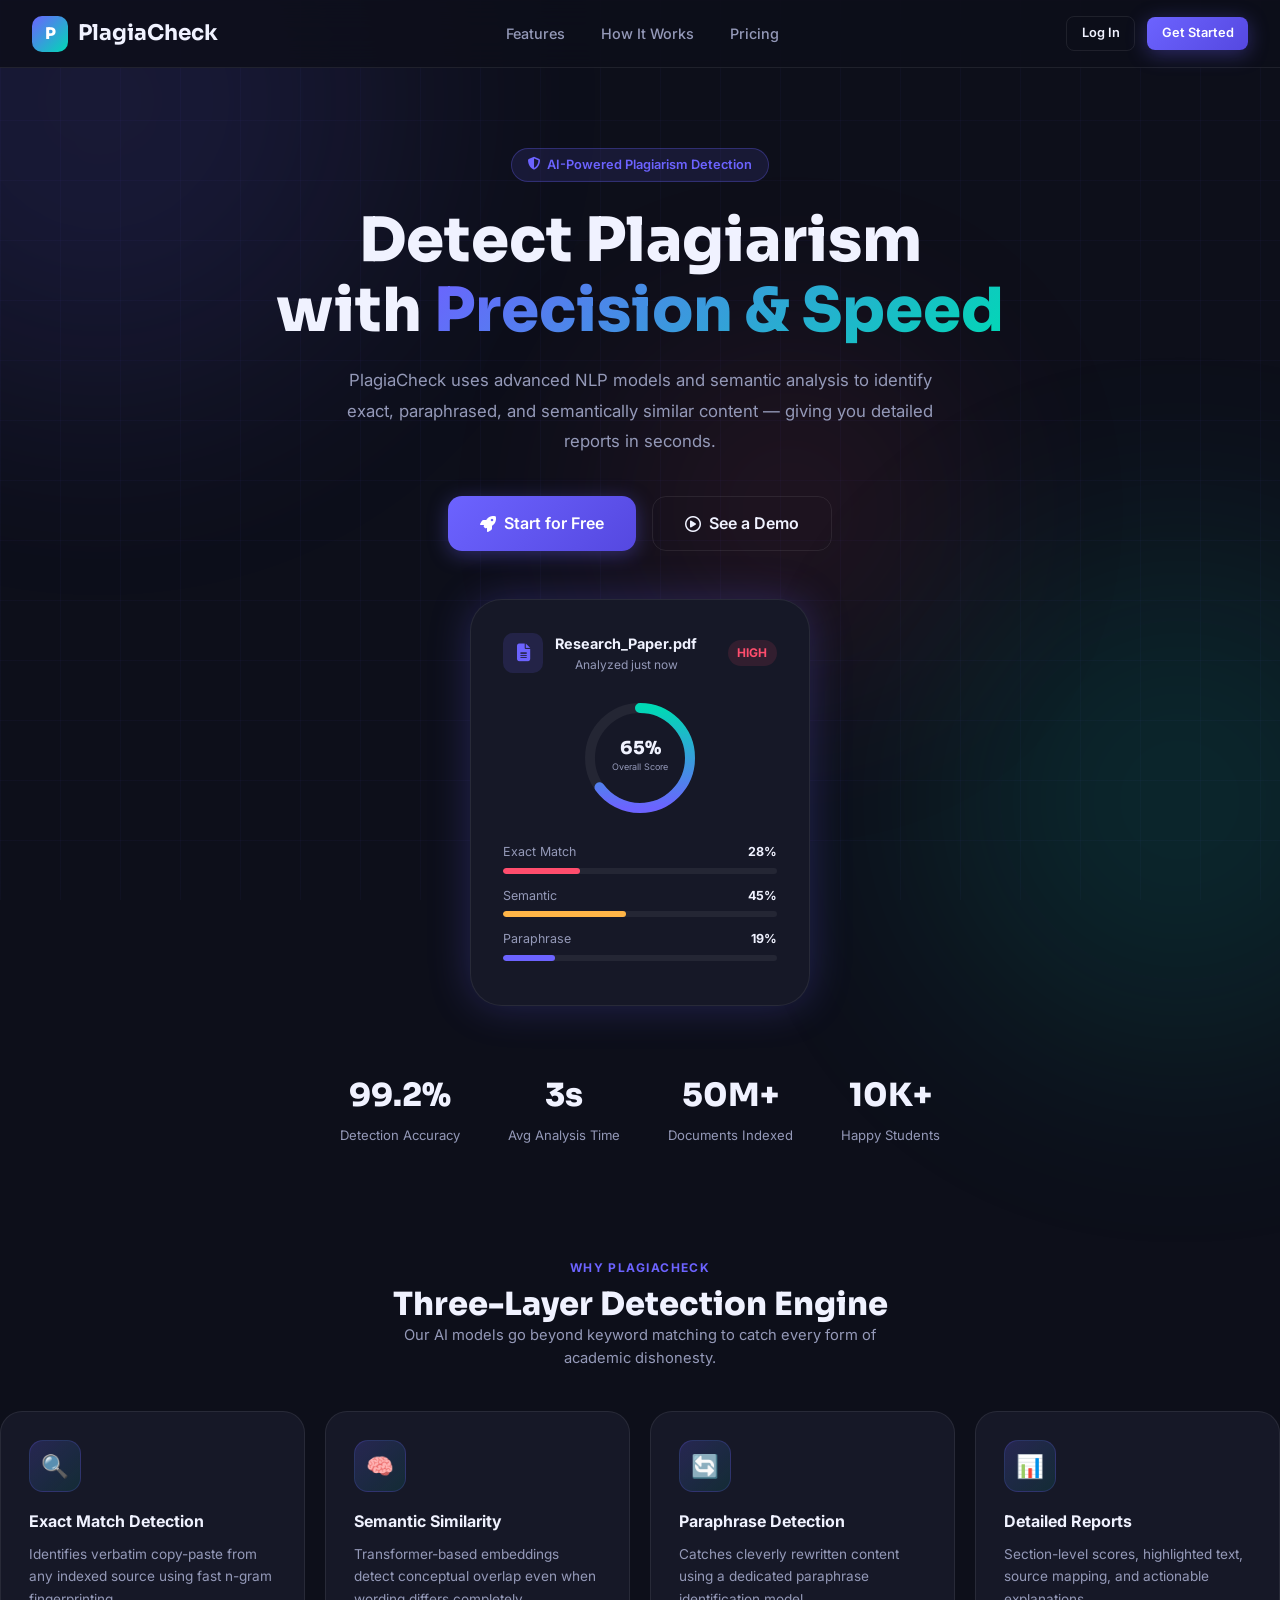
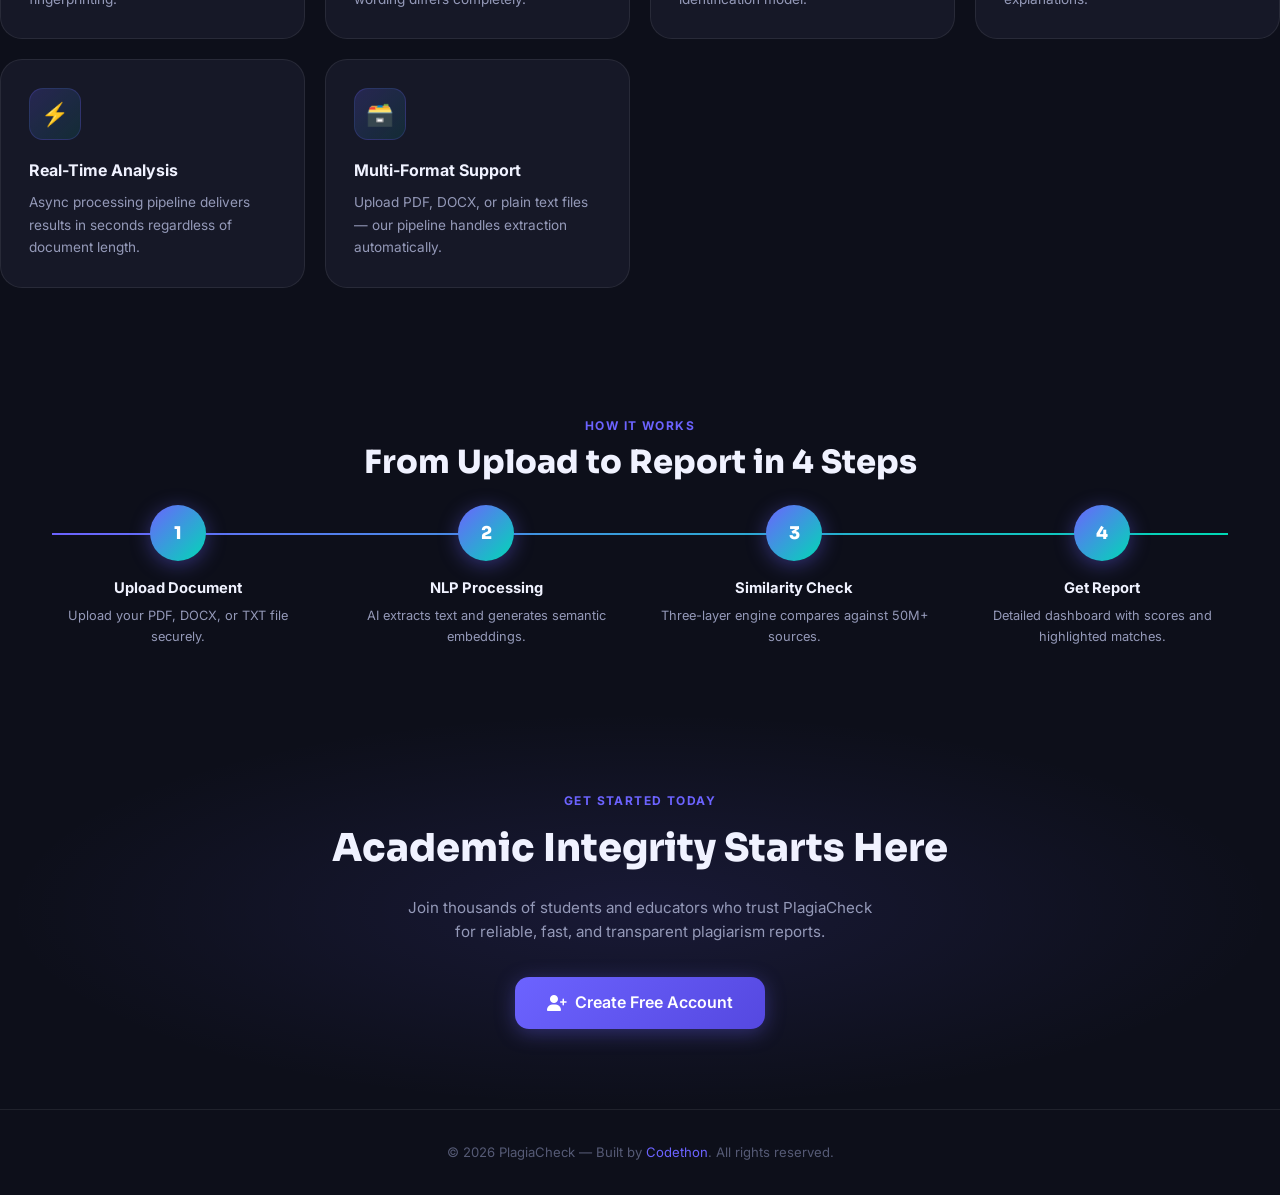
<file: src/main/resources/static/index.html>
<!DOCTYPE html>
<html lang="en">
<head>
  <meta charset="UTF-8" />
  <meta name="viewport" content="width=device-width, initial-scale=1.0" />
  <title>PlagiaCheck — AI-Powered Plagiarism Detection</title>
  <link rel="stylesheet" href="css/style.css" />
  <link rel="stylesheet" href="https://cdnjs.cloudflare.com/ajax/libs/font-awesome/6.5.0/css/all.min.css" />
  <style>
    /* Landing-only styles */
    .nav-cta { display: flex; gap: 0.75rem; align-items: center; }
    .floating-card {
      background: var(--bg-card); border: 1px solid var(--border);
      border-radius: var(--radius-lg); padding: 1.25rem 1.5rem;
      display: inline-flex; align-items: center; gap: 0.75rem;
      box-shadow: var(--shadow-card); animation: float 4s ease-in-out infinite;
    }
    .floating-card:nth-child(2) { animation-delay: 2s; }
    @keyframes float { 0%,100%{transform:translateY(0)} 50%{transform:translateY(-10px)} }
    .hero-visual { position: relative; display: flex; justify-content: center; gap: 1.5rem; margin-top: 3rem; flex-wrap: wrap; }
    .score-showcase {
      background: var(--bg-card); border: 1px solid var(--border);
      border-radius: var(--radius-xl); padding: 2rem;
      max-width: 340px; width: 100%;
      box-shadow: var(--shadow-glow);
    }
    .score-showcase-header { display: flex; align-items: center; gap: 0.75rem; margin-bottom: 1.5rem; }
    .score-showcase-header .file-icon {
      width: 40px; height: 40px; border-radius: 10px;
      background: rgba(108,99,255,0.15); display: flex; align-items: center; justify-content: center;
      font-size: 1.1rem; color: var(--primary);
    }
    .bar-section { margin-bottom: 0.75rem; }
    .bar-row { display: flex; justify-content: space-between; font-size: 0.78rem; margin-bottom: 0.35rem; }
    .bar-track { height: 6px; background: rgba(255,255,255,0.06); border-radius: 3px; overflow: hidden; }
    .bar-fill { height: 100%; border-radius: 3px; }
    .trusted-by { padding: 3rem 0; text-align: center; }
    .trusted-logos { display: flex; justify-content: center; align-items: center; gap: 3rem; flex-wrap: wrap; margin-top: 1.5rem; opacity: 0.4; }
    .trusted-logos span { font-size: 1rem; font-weight: 700; letter-spacing: 0.05em; color: var(--text-secondary); }
    .cta-section {
      padding: 5rem 1rem;
      text-align: center;
      background: radial-gradient(ellipse at center, rgba(108,99,255,0.12) 0%, transparent 70%);
    }
    .footer {
      border-top: 1px solid var(--border); padding: 2rem 0;
      text-align: center; font-size: 0.82rem; color: var(--text-muted);
    }
    .footer a { color: var(--primary); }
  </style>
</head>
<body>

<!-- Background -->
<div class="grid-bg"></div>
<div class="blob blob-1"></div>
<div class="blob blob-2"></div>
<div class="blob blob-3"></div>

<!-- Navbar -->
<nav class="navbar">
  <a href="index.html" class="navbar-brand">
    <div class="logo-icon">P</div>
    PlagiaCheck
  </a>
  <ul class="navbar-nav">
    <li><a href="#features">Features</a></li>
    <li><a href="#how-it-works">How It Works</a></li>
    <li><a href="#pricing">Pricing</a></li>
  </ul>
  <div class="nav-cta">
    <a href="login.html" class="btn btn-outline btn-sm">Log In</a>
    <a href="register.html" class="btn btn-primary btn-sm">Get Started</a>
  </div>
</nav>

<!-- Hero -->
<section class="hero container">
  <div class="hero-badge">
    <i class="fa-solid fa-shield-halved"></i>
    AI-Powered Plagiarism Detection
  </div>
  <h1>
    Detect Plagiarism<br/>
    with <span class="grad">Precision & Speed</span>
  </h1>
  <p>
    PlagiaCheck uses advanced NLP models and semantic analysis to identify exact, paraphrased,
    and semantically similar content — giving you detailed reports in seconds.
  </p>
  <div class="hero-actions">
    <a href="register.html" class="btn btn-primary btn-lg">
      <i class="fa-solid fa-rocket"></i> Start for Free
    </a>
    <a href="login.html" class="btn btn-outline btn-lg">
      <i class="fa-regular fa-circle-play"></i> See a Demo
    </a>
  </div>

  <!-- Visual showcase -->
  <div class="hero-visual">
    <div class="score-showcase">
      <div class="score-showcase-header">
        <div class="file-icon"><i class="fa-solid fa-file-lines"></i></div>
        <div>
          <div style="font-weight:700;font-size:0.9rem;">Research_Paper.pdf</div>
          <div style="font-size:0.75rem;color:var(--text-secondary)">Analyzed just now</div>
        </div>
        <span class="risk-HIGH" style="margin-left:auto">HIGH</span>
      </div>
      <!-- Score ring mockup -->
      <div style="display:flex;justify-content:center;margin-bottom:1.5rem">
        <svg width="120" height="120" viewBox="0 0 120 120">
          <circle cx="60" cy="60" r="50" fill="none" stroke="rgba(255,255,255,0.06)" stroke-width="10"/>
          <circle cx="60" cy="60" r="50" fill="none" stroke="url(#ringGrad)" stroke-width="10"
            stroke-linecap="round" stroke-dasharray="314" stroke-dashoffset="110"
            transform="rotate(-90 60 60)"/>
          <defs>
            <linearGradient id="ringGrad" x1="0%" y1="0%" x2="100%" y2="0%">
              <stop offset="0%" style="stop-color:#6C63FF"/>
              <stop offset="100%" style="stop-color:#00D9B5"/>
            </linearGradient>
          </defs>
          <text x="60" y="56" text-anchor="middle" fill="#F0F2FF" font-size="18" font-weight="800" font-family="Sora,sans-serif">65%</text>
          <text x="60" y="72" text-anchor="middle" fill="#9499B8" font-size="9">Overall Score</text>
        </svg>
      </div>
      <div class="bar-section">
        <div class="bar-row"><span style="color:var(--text-secondary)">Exact Match</span><span style="font-weight:700">28%</span></div>
        <div class="bar-track"><div class="bar-fill" style="width:28%;background:var(--danger)"></div></div>
      </div>
      <div class="bar-section">
        <div class="bar-row"><span style="color:var(--text-secondary)">Semantic</span><span style="font-weight:700">45%</span></div>
        <div class="bar-track"><div class="bar-fill" style="width:45%;background:var(--warning)"></div></div>
      </div>
      <div class="bar-section">
        <div class="bar-row"><span style="color:var(--text-secondary)">Paraphrase</span><span style="font-weight:700">19%</span></div>
        <div class="bar-track"><div class="bar-fill" style="width:19%;background:var(--primary)"></div></div>
      </div>
    </div>
  </div>

  <div class="hero-stats">
    <div class="hero-stat-item">
      <div class="hero-stat-value">99.2%</div>
      <div class="hero-stat-label">Detection Accuracy</div>
    </div>
    <div class="hero-stat-item">
      <div class="hero-stat-value">3s</div>
      <div class="hero-stat-label">Avg Analysis Time</div>
    </div>
    <div class="hero-stat-item">
      <div class="hero-stat-value">50M+</div>
      <div class="hero-stat-label">Documents Indexed</div>
    </div>
    <div class="hero-stat-item">
      <div class="hero-stat-value">10K+</div>
      <div class="hero-stat-label">Happy Students</div>
    </div>
  </div>
</section>

<!-- Features -->
<section class="features container" id="features">
  <div class="text-center">
    <div class="section-label">Why PlagiaCheck</div>
    <div class="section-title">Three-Layer Detection Engine</div>
    <div class="section-subtitle" style="margin:0 auto">
      Our AI models go beyond keyword matching to catch every form of academic dishonesty.
    </div>
  </div>
  <div class="features-grid">
    <div class="feature-card">
      <div class="feature-icon">🔍</div>
      <div class="feature-title">Exact Match Detection</div>
      <div class="feature-desc">Identifies verbatim copy-paste from any indexed source using fast n-gram fingerprinting.</div>
    </div>
    <div class="feature-card">
      <div class="feature-icon">🧠</div>
      <div class="feature-title">Semantic Similarity</div>
      <div class="feature-desc">Transformer-based embeddings detect conceptual overlap even when wording differs completely.</div>
    </div>
    <div class="feature-card">
      <div class="feature-icon">🔄</div>
      <div class="feature-title">Paraphrase Detection</div>
      <div class="feature-desc">Catches cleverly rewritten content using a dedicated paraphrase identification model.</div>
    </div>
    <div class="feature-card">
      <div class="feature-icon">📊</div>
      <div class="feature-title">Detailed Reports</div>
      <div class="feature-desc">Section-level scores, highlighted text, source mapping, and actionable explanations.</div>
    </div>
    <div class="feature-card">
      <div class="feature-icon">⚡</div>
      <div class="feature-title">Real-Time Analysis</div>
      <div class="feature-desc">Async processing pipeline delivers results in seconds regardless of document length.</div>
    </div>
    <div class="feature-card">
      <div class="feature-icon">🗃️</div>
      <div class="feature-title">Multi-Format Support</div>
      <div class="feature-desc">Upload PDF, DOCX, or plain text files — our pipeline handles extraction automatically.</div>
    </div>
  </div>
</section>

<!-- How It Works -->
<section style="padding:4rem 0;position:relative;z-index:1" id="how-it-works">
  <div class="container">
    <div class="text-center mb-3">
      <div class="section-label">How It Works</div>
      <div class="section-title">From Upload to Report in 4 Steps</div>
    </div>
    <div class="steps mt-3">
      <div class="step">
        <div class="step-num">1</div>
        <div class="step-title">Upload Document</div>
        <div class="step-desc">Upload your PDF, DOCX, or TXT file securely.</div>
      </div>
      <div class="step">
        <div class="step-num">2</div>
        <div class="step-title">NLP Processing</div>
        <div class="step-desc">AI extracts text and generates semantic embeddings.</div>
      </div>
      <div class="step">
        <div class="step-num">3</div>
        <div class="step-title">Similarity Check</div>
        <div class="step-desc">Three-layer engine compares against 50M+ sources.</div>
      </div>
      <div class="step">
        <div class="step-num">4</div>
        <div class="step-title">Get Report</div>
        <div class="step-desc">Detailed dashboard with scores and highlighted matches.</div>
      </div>
    </div>
  </div>
</section>

<!-- CTA -->
<section class="cta-section">
  <div class="container">
    <div class="section-label" style="text-align:center">Get Started Today</div>
    <h2 style="font-family:'Sora',sans-serif;font-size:clamp(1.6rem,3vw,2.4rem);font-weight:800;margin:0.5rem 0 1rem">
      Academic Integrity Starts Here
    </h2>
    <p style="color:var(--text-secondary);max-width:480px;margin:0 auto 2rem;font-size:0.95rem">
      Join thousands of students and educators who trust PlagiaCheck for reliable, fast, and transparent plagiarism reports.
    </p>
    <a href="register.html" class="btn btn-primary btn-lg">
      <i class="fa-solid fa-user-plus"></i> Create Free Account
    </a>
  </div>
</section>

<!-- Footer -->
<footer class="footer">
  <div class="container">
    <p>© 2026 PlagiaCheck — Built by <a href="#">Codethon</a>. All rights reserved.</p>
  </div>
</footer>

</body>
</html>
</file>
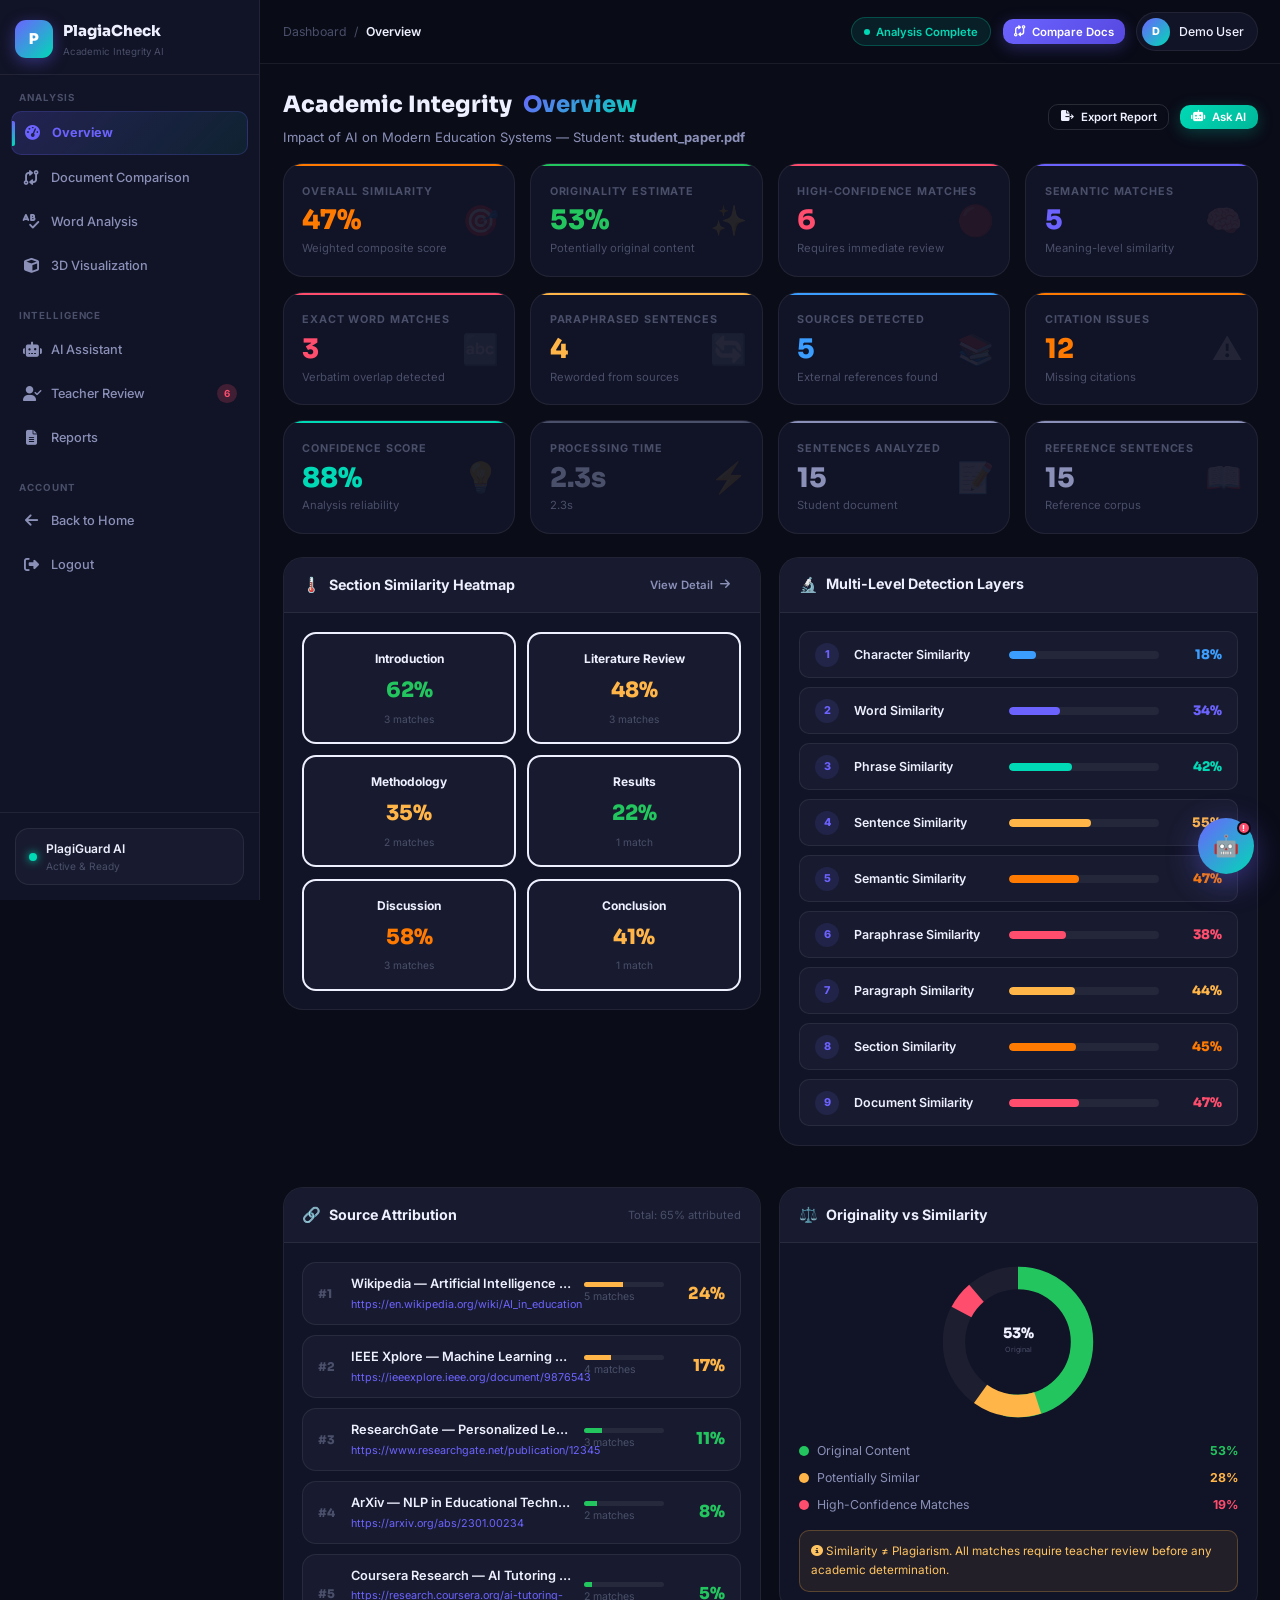
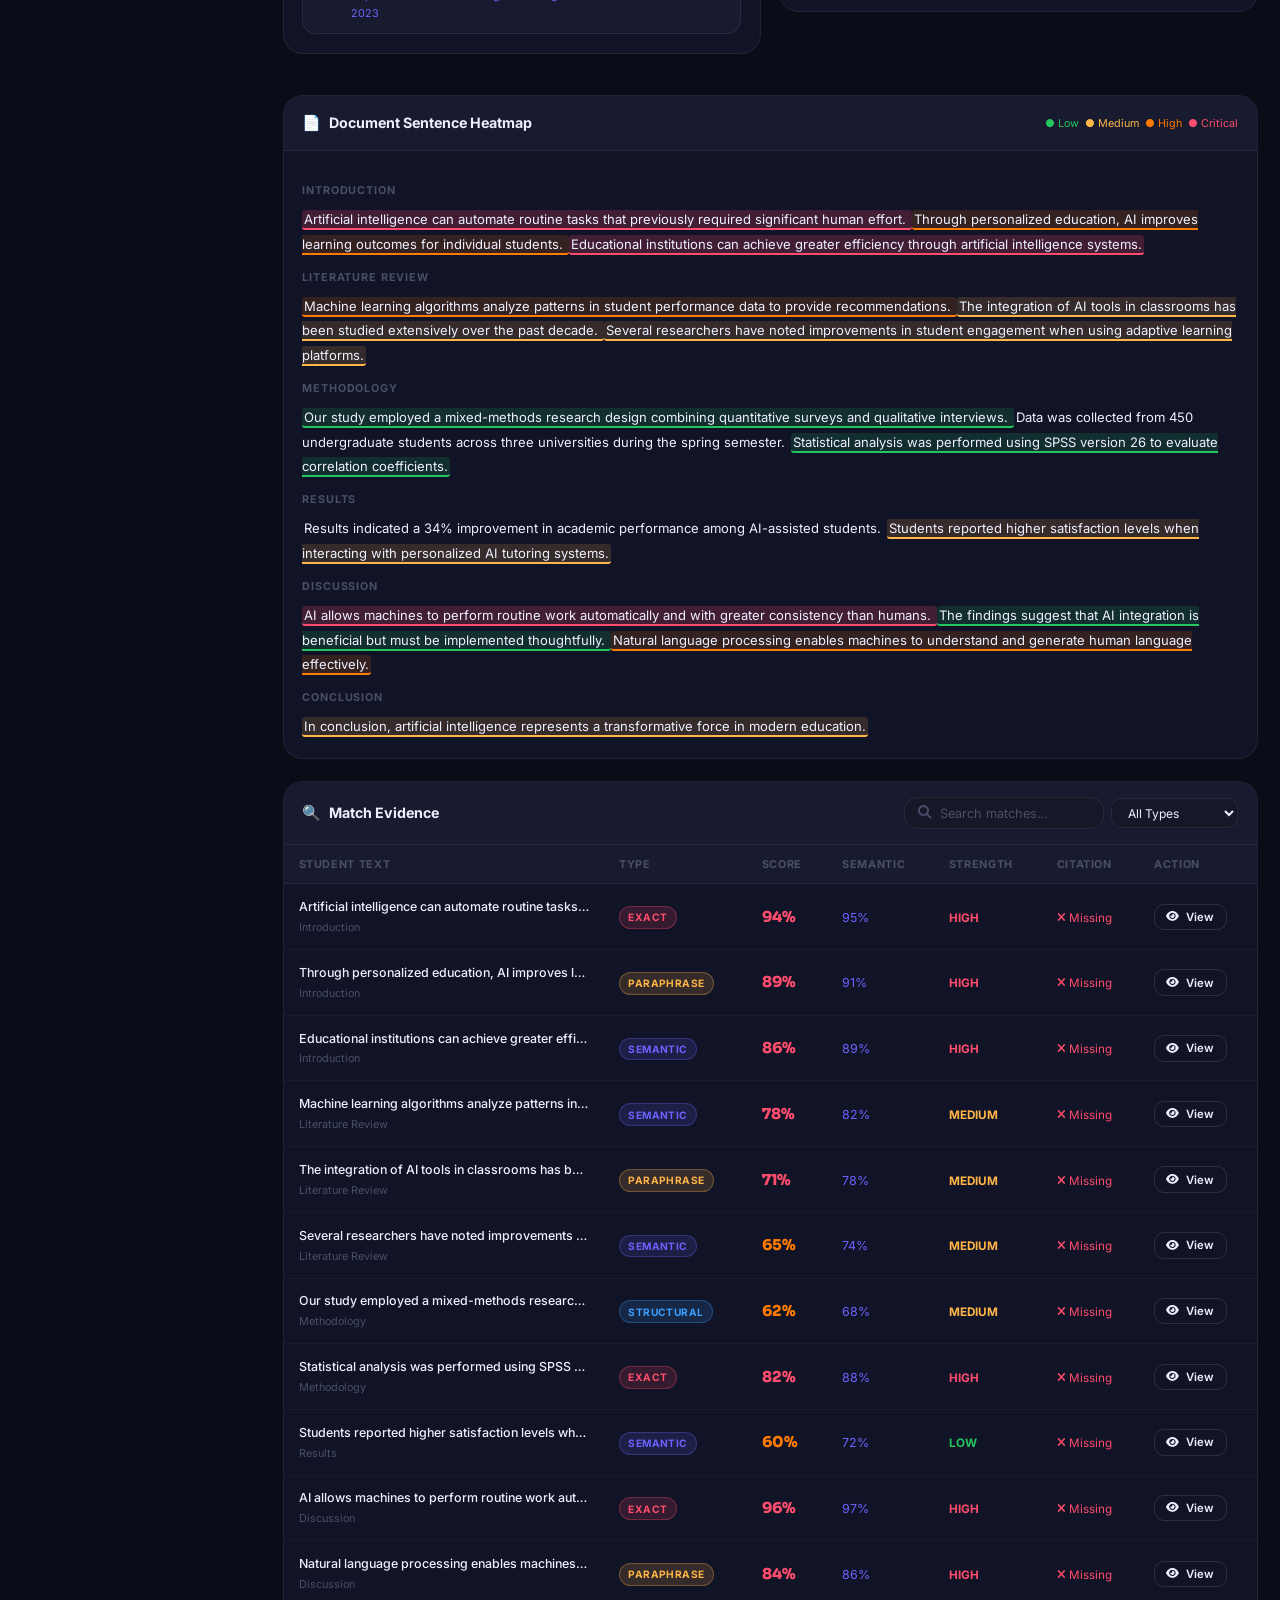
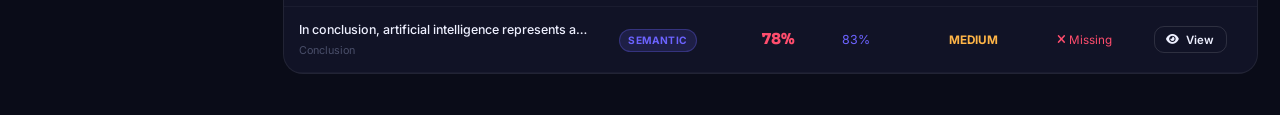
<file: src/main/resources/static/advanced-dashboard.html>
<!DOCTYPE html>
<html lang="en">
<head>
<meta charset="UTF-8"/><meta name="viewport" content="width=device-width,initial-scale=1.0"/>
<title>PlagiaCheck — Advanced Dashboard</title>
<link rel="stylesheet" href="css/advanced.css"/>
<link rel="stylesheet" href="https://cdnjs.cloudflare.com/ajax/libs/font-awesome/6.5.0/css/all.min.css"/>
</head>
<body>
<div class="app-shell">
<aside class="adv-sidebar" id="sidebar">
  <div class="sidebar-brand">
    <div class="brand-logo">P</div>
    <div><div class="brand-text">PlagiaCheck</div><div class="brand-sub">Academic Integrity AI</div></div>
  </div>
  <div class="nav-section">
    <div class="nav-section-label">Analysis</div>
    <a href="advanced-dashboard.html" class="nav-item active"><span class="nav-icon"><i class="fa-solid fa-gauge-high"></i></span><span>Overview</span></a>
    <a href="comparison.html" class="nav-item"><span class="nav-icon"><i class="fa-solid fa-code-compare"></i></span><span>Document Comparison</span></a>
    <a href="word-analysis.html" class="nav-item"><span class="nav-icon"><i class="fa-solid fa-spell-check"></i></span><span>Word Analysis</span></a>
    <a href="visualization.html" class="nav-item"><span class="nav-icon"><i class="fa-solid fa-cube"></i></span><span>3D Visualization</span></a>
  </div>
  <div class="nav-section">
    <div class="nav-section-label">Intelligence</div>
    <a href="ai-assistant.html" class="nav-item"><span class="nav-icon"><i class="fa-solid fa-robot"></i></span><span>AI Assistant</span></a>
    <a href="teacher-review.html" class="nav-item"><span class="nav-icon"><i class="fa-solid fa-user-check"></i></span><span>Teacher Review</span><span class="nav-badge">6</span></a>
    <a href="report.html" class="nav-item"><span class="nav-icon"><i class="fa-solid fa-file-lines"></i></span><span>Reports</span></a>
  </div>
  <div class="nav-section">
    <div class="nav-section-label">Account</div>
    <a href="dashboard.html" class="nav-item"><span class="nav-icon"><i class="fa-solid fa-arrow-left"></i></span><span>Back to Home</span></a>
    <a href="#" class="nav-item logout-btn"><span class="nav-icon"><i class="fa-solid fa-right-from-bracket"></i></span><span>Logout</span></a>
  </div>
  <div class="sidebar-bottom">
    <div class="ai-status"><div class="ai-pulse"></div><div><div style="font-size:.8rem;font-weight:600">PlagiGuard AI</div><div style="font-size:.68rem;color:var(--text-muted)">Active &amp; Ready</div></div></div>
  </div>
</aside>

<!-- ── Main ────────────────────────────────────────────────── -->
<div class="page-content">
  <div class="adv-topbar">
    <div class="topbar-left">
      <div class="breadcrumb"><span>Dashboard</span><span class="sep">/</span><span class="crumb-active">Overview</span></div>
    </div>
    <div class="topbar-right">
      <div class="analysis-badge"><div class="dot"></div>Analysis Complete</div>
      <button class="btn btn-primary btn-sm" onclick="window.location='comparison.html'"><i class="fa-solid fa-code-compare"></i> Compare Docs</button>
      <div class="topbar-user-chip">
        <div class="topbar-avatar" id="topbarAvatar">U</div>
        <span id="topbarUserName">User</span>
      </div>
    </div>
  </div>

  <div class="page-body">
    <!-- Header -->
    <div class="section-header flex-between mb-2">
      <div>
        <div class="title">Academic Integrity <span class="grad">Overview</span></div>
        <div class="subtitle">Impact of AI on Modern Education Systems — Student: <strong>student_paper.pdf</strong></div>
      </div>
      <div class="flex-gap">
        <button class="btn btn-outline btn-sm" onclick="window.location='report.html'"><i class="fa-solid fa-file-export"></i> Export Report</button>
        <button class="btn btn-accent btn-sm" onclick="window.location='ai-assistant.html'"><i class="fa-solid fa-robot"></i> Ask AI</button>
      </div>
    </div>

    <!-- KPI Grid -->
    <div class="kpi-grid" id="kpiGrid"></div>

    <!-- Row 2 -->
    <div class="grid-2 mb-3" style="align-items:start">
      <!-- Section Heatmap -->
      <div class="panel">
        <div class="panel-header">
          <div class="panel-title"><span class="icon">🌡️</span> Section Similarity Heatmap</div>
          <button class="btn btn-ghost btn-sm" onclick="window.location='comparison.html'">View Detail <i class="fa-solid fa-arrow-right"></i></button>
        </div>
        <div class="panel-body">
          <div class="section-heat-grid" id="sectionHeatGrid"></div>
        </div>
      </div>

      <!-- Detection Layers -->
      <div class="panel">
        <div class="panel-header">
          <div class="panel-title"><span class="icon">🔬</span> Multi-Level Detection Layers</div>
        </div>
        <div class="panel-body">
          <div class="layers-grid" id="layersGrid"></div>
        </div>
      </div>
    </div>

    <!-- Row 3 -->
    <div class="grid-2 mb-3" style="align-items:start">
      <!-- Source Attribution -->
      <div class="panel">
        <div class="panel-header">
          <div class="panel-title"><span class="icon">🔗</span> Source Attribution</div>
          <span style="font-size:.75rem;color:var(--text-muted)" id="srcTotalPct"></span>
        </div>
        <div class="panel-body">
          <div class="source-list" id="sourceList"></div>
        </div>
      </div>

      <!-- Originality Breakdown -->
      <div class="panel">
        <div class="panel-header">
          <div class="panel-title"><span class="icon">⚖️</span> Originality vs Similarity</div>
        </div>
        <div class="panel-body">
          <div style="margin-bottom:1.25rem">
            <svg viewBox="0 0 200 200" width="160" height="160" style="display:block;margin:0 auto">
              <circle cx="100" cy="100" r="80" fill="none" stroke="rgba(255,255,255,.05)" stroke-width="28"/>
              <circle cx="100" cy="100" r="80" fill="none" stroke="var(--risk-low)" stroke-width="28"
                stroke-dasharray="502" stroke-dashoffset="235" transform="rotate(-90 100 100)" id="origArc"/>
              <circle cx="100" cy="100" r="80" fill="none" stroke="var(--risk-medium)" stroke-width="28"
                stroke-dasharray="502" stroke-dashoffset="427" transform="rotate(72 100 100)" id="simArc"/>
              <circle cx="100" cy="100" r="80" fill="none" stroke="var(--risk-critical)" stroke-width="28"
                stroke-dasharray="502" stroke-dashoffset="472" transform="rotate(208 100 100)" id="highArc"/>
              <text x="100" y="95" text-anchor="middle" fill="var(--text-primary)" font-size="18" font-weight="800" font-family="Sora,sans-serif" id="bigPct">53%</text>
              <text x="100" y="113" text-anchor="middle" fill="var(--text-muted)" font-size="9">Original</text>
            </svg>
          </div>
          <div style="display:flex;flex-direction:column;gap:.5rem" id="origLegend"></div>
          <div style="background:rgba(255,181,71,.08);border:1px solid rgba(255,181,71,.25);border-radius:var(--r-sm);padding:.75rem;margin-top:1rem;font-size:.78rem;color:#ffc562">
            <i class="fa-solid fa-circle-info"></i> Similarity ≠ Plagiarism. All matches require teacher review before any academic determination.
          </div>
        </div>
      </div>
    </div>

    <!-- Document Heatmap -->
    <div class="panel mb-3">
      <div class="panel-header">
        <div class="panel-title"><span class="icon">📄</span> Document Sentence Heatmap</div>
        <div class="panel-actions">
          <div class="flex-gap" style="gap:.4rem;font-size:.72rem">
            <span style="color:var(--risk-low)">● Low</span>
            <span style="color:var(--risk-medium)">● Medium</span>
            <span style="color:var(--risk-high)">● High</span>
            <span style="color:var(--risk-critical)">● Critical</span>
          </div>
        </div>
      </div>
      <div class="panel-body">
        <div class="heatmap-doc" id="heatmapDoc"></div>
        <!-- Evidence pop-up -->
        <div id="evidencePopup" style="display:none;margin-top:1rem">
          <div class="evidence-panel">
            <div class="flex-between mb-2">
              <div style="font-weight:700;font-size:.9rem" id="ep-title">Match Detail</div>
              <button class="btn btn-ghost btn-sm" onclick="document.getElementById('evidencePopup').style.display='none'"><i class="fa-solid fa-xmark"></i></button>
            </div>
            <div id="ep-body"></div>
          </div>
        </div>
      </div>
    </div>

    <!-- Match Evidence Table -->
    <div class="panel">
      <div class="panel-header">
        <div class="panel-title"><span class="icon">🔍</span> Match Evidence</div>
        <div class="panel-actions">
          <div class="search-bar" style="width:200px">
            <i class="fa-solid fa-magnifying-glass search-icon"></i>
            <input type="text" placeholder="Search matches…" id="matchSearch" oninput="filterMatches()"/>
          </div>
          <select class="filter-select" id="matchTypeFilter" onchange="filterMatches()">
            <option value="">All Types</option>
            <option>EXACT</option><option>SEMANTIC</option>
            <option>PARAPHRASE</option><option>STRUCTURAL</option>
          </select>
        </div>
      </div>
      <div style="overflow-x:auto">
        <table style="width:100%;border-collapse:collapse" id="matchTable">
          <thead>
            <tr style="background:var(--bg-card2)">
              <th style="padding:.7rem 1rem;text-align:left;font-size:.72rem;font-weight:700;letter-spacing:.06em;text-transform:uppercase;color:var(--text-muted);border-bottom:1px solid var(--border)">Student Text</th>
              <th style="padding:.7rem 1rem;text-align:left;font-size:.72rem;font-weight:700;letter-spacing:.06em;text-transform:uppercase;color:var(--text-muted);border-bottom:1px solid var(--border)">Type</th>
              <th style="padding:.7rem 1rem;text-align:left;font-size:.72rem;font-weight:700;letter-spacing:.06em;text-transform:uppercase;color:var(--text-muted);border-bottom:1px solid var(--border)">Score</th>
              <th style="padding:.7rem 1rem;text-align:left;font-size:.72rem;font-weight:700;letter-spacing:.06em;text-transform:uppercase;color:var(--text-muted);border-bottom:1px solid var(--border)">Semantic</th>
              <th style="padding:.7rem 1rem;text-align:left;font-size:.72rem;font-weight:700;letter-spacing:.06em;text-transform:uppercase;color:var(--text-muted);border-bottom:1px solid var(--border)">Strength</th>
              <th style="padding:.7rem 1rem;text-align:left;font-size:.72rem;font-weight:700;letter-spacing:.06em;text-transform:uppercase;color:var(--text-muted);border-bottom:1px solid var(--border)">Citation</th>
              <th style="padding:.7rem 1rem;text-align:left;font-size:.72rem;font-weight:700;letter-spacing:.06em;text-transform:uppercase;color:var(--text-muted);border-bottom:1px solid var(--border)">Action</th>
            </tr>
          </thead>
          <tbody id="matchTableBody"></tbody>
        </table>
      </div>
    </div>
  </div><!-- /page-body -->
</div><!-- /page-content -->
</div><!-- /app-shell -->

<!-- Floating Chat -->
<button class="float-chat-btn" id="floatChatBtn">🤖<span class="notif">!</span></button>
<div class="float-chat-panel" id="floatChatPanel">
  <div class="chat-container">
    <div class="chat-header">
      <div class="chat-avatar">🤖</div>
      <div><div class="chat-name">PlagiGuard AI</div><div class="chat-status"><div style="width:6px;height:6px;border-radius:50%;background:var(--accent)"></div>Online</div></div>
      <button class="btn btn-ghost btn-sm" style="margin-left:auto" id="expandChat" onclick="window.location='ai-assistant.html'"><i class="fa-solid fa-expand"></i></button>
    </div>
    <div class="chat-messages" id="floatMessages"></div>
    <div class="chat-prompts">
      <span class="prompt-chip">[Why was this flagged?]</span>
      <span class="prompt-chip">[Show suspicious sections]</span>
      <span class="prompt-chip">[Top sources]</span>
      <span class="prompt-chip">[Summary]</span>
    </div>
    <div class="chat-input-row">
      <textarea class="chat-input" rows="1" placeholder="Ask about the analysis…"></textarea>
      <button class="btn btn-primary chat-send-btn" style="padding:.55rem .8rem"><i class="fa-solid fa-paper-plane"></i></button>
    </div>
  </div>
</div>

<div class="toast-container" id="toastContainer"></div>
<script src="js/engine.js"></script>
<script>
document.addEventListener('DOMContentLoaded', () => {
  initAdvNav();
  initFloatingChat();
  renderKPIs();
  renderSectionHeatmap();
  renderLayers();
  renderSources();
  renderOriginality();
  renderDocHeatmap();
  renderMatchTable(MOCK_DATA.matches);
});

function renderKPIs() {
  const k = MOCK_DATA.kpi;
  const cards = [
    { label:'Overall Similarity',      value:k.overallSimilarity,        suffix:'%', color:'var(--risk-high)',    icon:'🎯', sub:'Weighted composite score' },
    { label:'Originality Estimate',    value:k.originalityEstimate,      suffix:'%', color:'var(--risk-low)',     icon:'✨', sub:'Potentially original content' },
    { label:'High-Confidence Matches', value:k.highConfidenceMatches,    suffix:'',  color:'var(--danger)',       icon:'🔴', sub:'Requires immediate review' },
    { label:'Semantic Matches',        value:k.semanticMatches,          suffix:'',  color:'var(--primary)',      icon:'🧠', sub:'Meaning-level similarity' },
    { label:'Exact Word Matches',      value:k.exactWordMatches,         suffix:'',  color:'var(--risk-critical)',icon:'🔤', sub:'Verbatim overlap detected' },
    { label:'Paraphrased Sentences',   value:k.paraphrasedSentences,     suffix:'',  color:'var(--warning)',      icon:'🔄', sub:'Reworded from sources' },
    { label:'Sources Detected',        value:k.sourcesDetected,          suffix:'',  color:'var(--info)',         icon:'📚', sub:'External references found' },
    { label:'Citation Issues',         value:k.citationIssues,           suffix:'',  color:'var(--risk-high)',    icon:'⚠️', sub:'Missing citations' },
    { label:'Confidence Score',        value:k.confidenceScore,          suffix:'%', color:'var(--accent)',       icon:'💡', sub:'Analysis reliability' },
    { label:'Processing Time',         value:'',                         suffix:'',  color:'var(--text-muted)',   icon:'⚡', sub:fmtMs(k.processingTimeMs), raw:fmtMs(k.processingTimeMs) },
    { label:'Sentences Analyzed',      value:k.sentencesAnalyzed,        suffix:'',  color:'var(--text-secondary)',icon:'📝', sub:'Student document' },
    { label:'Reference Sentences',     value:k.referenceSentencesSearched,suffix:'', color:'var(--text-secondary)',icon:'📖', sub:'Reference corpus' }
  ];
  const grid = document.getElementById('kpiGrid');
  grid.innerHTML = cards.map(c => `
    <div class="kpi-card" style="--kpi-color:${c.color}">
      <div class="kpi-label">${c.label}</div>
      <div class="kpi-value" data-target="${c.value||0}" data-suffix="${c.suffix}">${c.raw||'—'}</div>
      <div class="kpi-sub">${c.sub}</div>
      <div class="kpi-icon">${c.icon}</div>
    </div>`).join('');
  // Animate counters
  grid.querySelectorAll('.kpi-value[data-target]').forEach(el => {
    const t = parseInt(el.dataset.target);
    if (t) countUp(el, t, el.dataset.suffix);
  });
}

function renderSectionHeatmap() {
  const grid = document.getElementById('sectionHeatGrid');
  const colors = [
    'var(--risk-low)','var(--risk-medium)','var(--risk-medium)',
    'var(--risk-low)','var(--risk-high)','var(--risk-medium)'
  ];
  grid.innerHTML = MOCK_DATA.sections.map((s,i) => `
    <div class="section-heat-card" style="border-color:${colors[i]}40" onclick="window.location='comparison.html?section=${encodeURIComponent(s.name)}'">
      <div class="bar-bg" style="height:${s.score}%;background:${colors[i]}18"></div>
      <div class="card-content">
        <div class="section-name">${s.name}</div>
        <div class="section-pct" style="color:${colors[i]}">${s.score}%</div>
        <div class="section-label">${s.matches} match${s.matches!==1?'es':''}</div>
      </div>
    </div>`).join('');
}

function renderLayers() {
  const colors = [
    '#3B9EFF','#6C63FF','#00D9B5','#FFB547','#FF7A00','#FF4D6D',
    '#FFB547','#FF7A00','#FF4D6D'
  ];
  document.getElementById('layersGrid').innerHTML = MOCK_DATA.layers.map((l,i) => `
    <div class="layer-row">
      <div class="layer-num">${l.level}</div>
      <div class="layer-name">${l.name} Similarity</div>
      <div class="layer-bar-wrap">
        <div class="layer-bar"><div class="layer-fill" id="lf${i}" style="background:${colors[i]};width:0%"></div></div>
      </div>
      <div class="layer-pct" style="color:${colors[i]}">${l.score}%</div>
    </div>`).join('');
  setTimeout(() => {
    MOCK_DATA.layers.forEach((_,i) => {
      const el = document.getElementById(`lf${i}`);
      if (el) el.style.width = MOCK_DATA.layers[i].score + '%';
    });
  }, 200);
}

function renderSources() {
  const total = MOCK_DATA.sources.reduce((a,s)=>a+s.pct,0);
  document.getElementById('srcTotalPct').textContent = `Total: ${total}% attributed`;
  document.getElementById('sourceList').innerHTML = MOCK_DATA.sources.map((s,i) => `
    <div class="source-item" onclick="window.location='comparison.html?source=${s.id}'">
      <div class="source-rank">#${i+1}</div>
      <div class="source-name-wrap">
        <div class="source-name">${s.title}</div>
        <div class="source-url">${s.url}</div>
      </div>
      <div class="source-bar-col">
        <div style="height:5px;background:rgba(255,255,255,.06);border-radius:3px;overflow:hidden">
          <div style="height:100%;background:${scoreColor(s.pct*2)};width:${s.pct*2}%;transition:width 1s ease"></div>
        </div>
        <div style="font-size:.7rem;color:var(--text-muted);margin-top:2px">${s.matchCount} matches</div>
      </div>
      <div class="source-pct" style="color:${scoreColor(s.pct*2)}">${s.pct}%</div>
    </div>`).join('');
}

function renderOriginality() {
  const k = MOCK_DATA.kpi;
  const legend = [
    { color:'var(--risk-low)',      label:'Original Content',           pct: k.originalityEstimate },
    { color:'var(--risk-medium)',   label:'Potentially Similar',        pct: Math.round((100-k.originalityEstimate)*0.6) },
    { color:'var(--risk-critical)', label:'High-Confidence Matches',    pct: Math.round((100-k.originalityEstimate)*0.4) }
  ];
  document.getElementById('origLegend').innerHTML = legend.map(l => `
    <div style="display:flex;align-items:center;justify-content:space-between;font-size:.82rem">
      <div style="display:flex;align-items:center;gap:.5rem">
        <div style="width:10px;height:10px;border-radius:50%;background:${l.color};flex-shrink:0"></div>
        <span style="color:var(--text-secondary)">${l.label}</span>
      </div>
      <span style="font-weight:700;color:${l.color}">${l.pct}%</span>
    </div>`).join('');
}

function renderDocHeatmap() {
  const sentences = MOCK_DATA.student.sentences;
  let html = '';
  let currentSection = '';
  sentences.forEach(s => {
    if (s.section !== currentSection) {
      if (currentSection) html += '<br>';
      html += `<div style="font-size:.72rem;font-weight:700;text-transform:uppercase;letter-spacing:.08em;color:var(--text-muted);margin:.75rem 0 .35rem">${s.section}</div>`;
      currentSection = s.section;
    }
    const cls = hmClass(s.hm);
    const match = MOCK_DATA.matches.find(m => m.studentId === s.id);
    html += `<span class="hm-sentence ${cls}" data-sid="${s.id}" onclick="showEvidence('${s.id}')" title="${scoreLabel(s.hm*25)} similarity${match?' — '+match.type+' '+match.score+'%':''}">${s.text} </span>`;
  });
  document.getElementById('heatmapDoc').innerHTML = html;
}

function showEvidence(sentenceId) {
  const sentence = MOCK_DATA.student.sentences.find(s=>s.id===sentenceId);
  const match    = MOCK_DATA.matches.find(m=>m.studentId===sentenceId);
  const popup    = document.getElementById('evidencePopup');
  if (!match) { popup.style.display='none'; return; }
  const refSent  = MOCK_DATA.reference.sentences.find(r=>r.id===match.refId);
  document.getElementById('ep-title').innerHTML = `${matchChip(match.type)} Match Evidence — ${sentence?.section}`;
  const color = scoreColor(match.score);
  document.getElementById('ep-body').innerHTML = `
    <div style="display:grid;grid-template-columns:1fr 1fr;gap:1rem;margin-bottom:1rem">
      <div><div style="font-size:.68rem;font-weight:700;text-transform:uppercase;color:var(--text-muted);margin-bottom:.35rem">Student Text</div>
        <div style="background:var(--bg-card3);border-left:3px solid var(--danger);padding:.75rem;border-radius:var(--r-sm);font-size:.83rem;font-style:italic;color:var(--text-secondary)">${sentence?.text}</div></div>
      <div><div style="font-size:.68rem;font-weight:700;text-transform:uppercase;color:var(--text-muted);margin-bottom:.35rem">Reference Text</div>
        <div style="background:var(--bg-card3);border-left:3px solid var(--warning);padding:.75rem;border-radius:var(--r-sm);font-size:.83rem;font-style:italic;color:var(--text-secondary)">${refSent?.text||'—'}</div></div>
    </div>
    <div style="display:grid;grid-template-columns:repeat(4,1fr);gap:.75rem;margin-bottom:1rem">
      ${[['Exact Overlap',match.exactOverlap,'var(--danger)'],['Phrase Overlap',match.phraseOverlap,'var(--warning)'],['Semantic Sim',match.semanticSim,'var(--primary)'],['Paraphrase Conf',match.paraphraseConf,'var(--accent)']].map(([l,v,c])=>`
      <div style="background:var(--bg-card3);border-radius:var(--r-sm);padding:.75rem;text-align:center">
        <div style="font-size:.68rem;text-transform:uppercase;letter-spacing:.06em;color:var(--text-muted);margin-bottom:.25rem">${l}</div>
        <div style="font-family:'Sora',sans-serif;font-size:1.2rem;font-weight:800;color:${c}">${v}%</div>
        <div style="height:4px;background:rgba(255,255,255,.05);border-radius:2px;overflow:hidden;margin-top:.35rem">
          <div style="height:100%;background:${c};width:${v}%;transition:width .8s ease"></div>
        </div>
      </div>`).join('')}
    </div>
    <div style="display:flex;gap:.75rem;align-items:center;flex-wrap:wrap;margin-bottom:.75rem">
      ${[['Evidence',match.evidenceStrength],['Citation',match.citation?'Found':'Missing'],['Section',sentence?.section]].map(([l,v])=>`
      <div style="font-size:.78rem;color:var(--text-muted)">${l}: <strong style="color:var(--text-primary)">${v}</strong></div>`).join('')}
    </div>
    <div class="ai-explanation">
      <div class="ai-tag"><i class="fa-solid fa-robot"></i> AI Explanation</div>
      ${AI_EXPLANATIONS[match.type]?.(match)||'No explanation available.'}
    </div>
    <div style="display:flex;gap:.5rem;margin-top:.85rem">
      <button class="btn btn-primary btn-sm" onclick="window.location='teacher-review.html'"><i class="fa-solid fa-user-check"></i> Review Match</button>
      <button class="btn btn-outline btn-sm" onclick="window.location='comparison.html'"><i class="fa-solid fa-code-compare"></i> Full Comparison</button>
    </div>`;
  popup.style.display = 'block';
  popup.scrollIntoView({ behavior:'smooth', block:'nearest' });
}

function renderMatchTable(matches) {
  document.getElementById('matchTableBody').innerHTML = matches.map(m => {
    const s = MOCK_DATA.student.sentences.find(x=>x.id===m.studentId);
    return `<tr style="border-bottom:1px solid rgba(255,255,255,.04);transition:background .15s" onmouseover="this.style.background='rgba(108,99,255,.04)'" onmouseout="this.style.background=''">
      <td style="padding:.85rem 1rem;font-size:.83rem;max-width:280px">
        <div style="white-space:nowrap;overflow:hidden;text-overflow:ellipsis;color:var(--text-primary);font-weight:500">${s?.text?.substring(0,60)||''}…</div>
        <div style="font-size:.72rem;color:var(--text-muted);margin-top:2px">${s?.section}</div>
      </td>
      <td style="padding:.85rem 1rem">${matchChip(m.type)}</td>
      <td style="padding:.85rem 1rem"><span style="font-family:'Sora',sans-serif;font-weight:800;color:${scoreColor(m.score)}">${m.score}%</span></td>
      <td style="padding:.85rem 1rem"><span style="font-size:.83rem;color:var(--primary)">${m.semanticSim}%</span></td>
      <td style="padding:.85rem 1rem"><span style="font-size:.78rem;font-weight:700;color:${m.evidenceStrength==='HIGH'?'var(--danger)':m.evidenceStrength==='MEDIUM'?'var(--warning)':'var(--success)'}">${m.evidenceStrength}</span></td>
      <td style="padding:.85rem 1rem"><span style="font-size:.78rem;color:${m.citation?'var(--success)':'var(--danger)'}"><i class="fa-solid ${m.citation?'fa-check':'fa-xmark'}"></i> ${m.citation?'Found':'Missing'}</span></td>
      <td style="padding:.85rem 1rem">
        <button class="btn btn-outline btn-sm" onclick="showEvidence('${m.studentId}')"><i class="fa-solid fa-eye"></i> View</button>
      </td>
    </tr>`;
  }).join('');
}

function filterMatches() {
  const q    = document.getElementById('matchSearch').value.toLowerCase();
  const type = document.getElementById('matchTypeFilter').value;
  const filtered = MOCK_DATA.matches.filter(m => {
    const s = MOCK_DATA.student.sentences.find(x=>x.id===m.studentId);
    const matchQ = !q || s?.text?.toLowerCase().includes(q);
    const matchT = !type || m.type === type;
    return matchQ && matchT;
  });
  renderMatchTable(filtered);
}
</script>
</body>
</html>
</file>
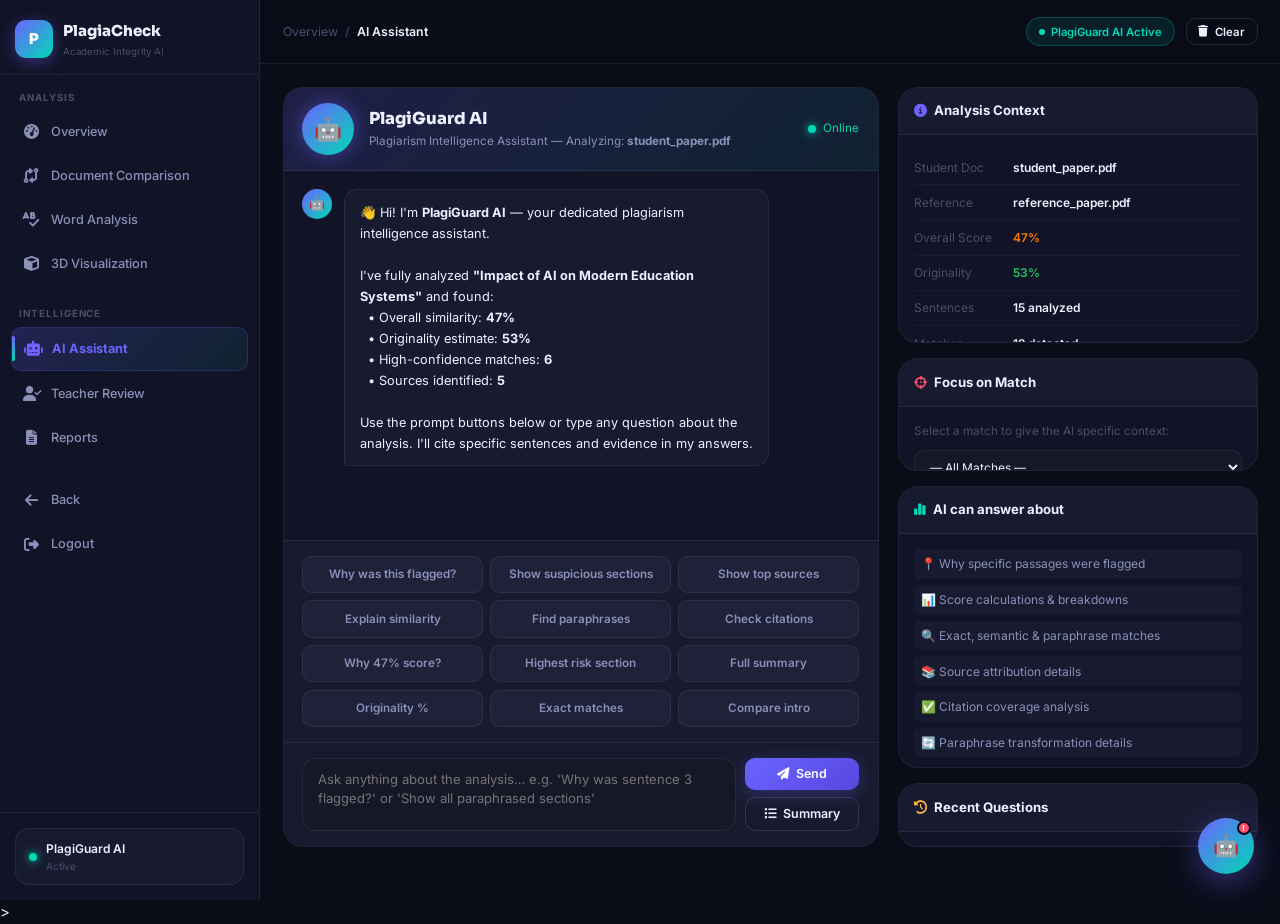
<file: src/main/resources/static/ai-assistant.html>
<!DOCTYPE html>
<html lang="en">
<head>
<meta charset="UTF-8"/><meta name="viewport" content="width=device-width,initial-scale=1.0"/>
<title>AI Assistant — PlagiaCheck</title>
<link rel="stylesheet" href="css/advanced.css"/>
<link rel="stylesheet" href="https://cdnjs.cloudflare.com/ajax/libs/font-awesome/6.5.0/css/all.min.css"/>
<style>
.ai-layout{display:grid;grid-template-columns:1fr 360px;gap:1.25rem;height:calc(100vh - 140px)}
.main-chat{display:flex;flex-direction:column;background:var(--bg-card);border:1px solid var(--border);border-radius:var(--r-lg);overflow:hidden}
.chat-header-full{padding:1rem 1.25rem;background:linear-gradient(135deg,rgba(108,99,255,.15),rgba(0,217,181,.08));border-bottom:1px solid var(--border);display:flex;align-items:center;gap:1rem}
.ai-hero-avatar{width:52px;height:52px;border-radius:50%;background:linear-gradient(135deg,var(--primary),var(--accent));display:flex;align-items:center;justify-content:center;font-size:1.5rem;box-shadow:0 0 20px rgba(108,99,255,.5)}
.ai-name{font-family:'Sora',sans-serif;font-size:1.1rem;font-weight:800}
.ai-desc{font-size:.78rem;color:var(--text-secondary)}
.messages-area{flex:1;overflow-y:auto;padding:1.25rem;display:flex;flex-direction:column;gap:1rem}
.typing-indicator{display:flex;align-items:center;gap:.5rem;padding:.65rem .85rem;background:var(--bg-card2);border-radius:var(--r-md);border:1px solid var(--border);align-self:flex-start}
.typing-dot{width:7px;height:7px;border-radius:50%;background:var(--primary);animation:typeDot 1.2s infinite}
.typing-dot:nth-child(2){animation-delay:.2s}
.typing-dot:nth-child(3){animation-delay:.4s}
@keyframes typeDot{0%,80%,100%{transform:scale(1);opacity:.5}40%{transform:scale(1.3);opacity:1}}
.prompt-grid{display:grid;grid-template-columns:repeat(3,1fr);gap:.5rem;padding:1rem 1.25rem;border-top:1px solid var(--border);background:var(--bg-card2)}
.big-prompt-chip{padding:.55rem .85rem;background:var(--bg-card3);border:1px solid var(--border);border-radius:var(--r-sm);font-size:.78rem;font-weight:600;color:var(--text-secondary);cursor:pointer;transition:var(--t-base);text-align:center}
.big-prompt-chip:hover{border-color:var(--primary);color:var(--primary);background:var(--primary-light)}
.input-area{display:flex;gap:.6rem;padding:1rem 1.25rem;border-top:1px solid var(--border);background:var(--bg-card2)}
.full-input{flex:1;background:var(--bg-input);border:1px solid var(--border);border-radius:var(--r-md);padding:.7rem 1rem;color:var(--text-primary);font-size:.87rem;resize:none;outline:none;transition:var(--t-base);line-height:1.5}
.full-input:focus{border-color:var(--primary);box-shadow:0 0 0 3px rgba(108,99,255,.1)}
/* Side panel */
.side-panel{display:flex;flex-direction:column;gap:1rem;overflow-y:auto}
.context-card{background:var(--bg-card);border:1px solid var(--border);border-radius:var(--r-lg);overflow:hidden}
.context-hdr{padding:.85rem 1rem;background:var(--bg-card2);border-bottom:1px solid var(--border);font-weight:700;font-size:.88rem;display:flex;align-items:center;gap:.5rem}
.context-body{padding:1rem}
.context-item{display:flex;align-items:flex-start;gap:.6rem;padding:.5rem 0;border-bottom:1px solid rgba(255,255,255,.04);font-size:.8rem}
.context-item:last-child{border-bottom:none}
.c-key{color:var(--text-muted);min-width:90px;flex-shrink:0}
.c-val{color:var(--text-primary);font-weight:600}
.history-item{padding:.55rem .75rem;border-radius:var(--r-sm);background:var(--bg-card2);border:1px solid var(--border);font-size:.78rem;color:var(--text-secondary);cursor:pointer;transition:var(--t-base);margin-bottom:.4rem;white-space:nowrap;overflow:hidden;text-overflow:ellipsis}
.history-item:hover{border-color:var(--primary);color:var(--primary)}
</style>
</head>
<body>
<div class="app-shell">
<aside class="adv-sidebar">
  <div class="sidebar-brand"><div class="brand-logo">P</div><div><div class="brand-text">PlagiaCheck</div><div class="brand-sub">Academic Integrity AI</div></div></div>
  <div class="nav-section">
    <div class="nav-section-label">Analysis</div>
    <a href="advanced-dashboard.html" class="nav-item"><span class="nav-icon"><i class="fa-solid fa-gauge-high"></i></span><span>Overview</span></a>
    <a href="comparison.html" class="nav-item"><span class="nav-icon"><i class="fa-solid fa-code-compare"></i></span><span>Document Comparison</span></a>
    <a href="word-analysis.html" class="nav-item"><span class="nav-icon"><i class="fa-solid fa-spell-check"></i></span><span>Word Analysis</span></a>
    <a href="visualization.html" class="nav-item"><span class="nav-icon"><i class="fa-solid fa-cube"></i></span><span>3D Visualization</span></a>
  </div>
  <div class="nav-section">
    <div class="nav-section-label">Intelligence</div>
    <a href="ai-assistant.html" class="nav-item active"><span class="nav-icon"><i class="fa-solid fa-robot"></i></span><span>AI Assistant</span></a>
    <a href="teacher-review.html" class="nav-item"><span class="nav-icon"><i class="fa-solid fa-user-check"></i></span><span>Teacher Review</span></a>
    <a href="report.html" class="nav-item"><span class="nav-icon"><i class="fa-solid fa-file-lines"></i></span><span>Reports</span></a>
  </div>
  <div class="nav-section">
    <a href="advanced-dashboard.html" class="nav-item"><span class="nav-icon"><i class="fa-solid fa-arrow-left"></i></span><span>Back</span></a>
    <a href="#" class="nav-item logout-btn"><span class="nav-icon"><i class="fa-solid fa-right-from-bracket"></i></span><span>Logout</span></a>
  </div>
  <div class="sidebar-bottom"><div class="ai-status"><div class="ai-pulse"></div><div><div style="font-size:.8rem;font-weight:600">PlagiGuard AI</div><div style="font-size:.68rem;color:var(--text-muted)">Active</div></div></div></div>
</aside>

<div class="page-content">
  <div class="adv-topbar">
    <div class="topbar-left"><div class="breadcrumb"><a href="advanced-dashboard.html">Overview</a><span class="sep">/</span><span class="crumb-active">AI Assistant</span></div></div>
    <div class="topbar-right">
      <div class="analysis-badge"><div class="dot"></div>PlagiGuard AI Active</div>
      <button class="btn btn-outline btn-sm" onclick="clearChat()"><i class="fa-solid fa-trash"></i> Clear</button>
    </div>
  </div>

  <div class="page-body">
    <div class="ai-layout">
      <!-- Main chat -->
      <div class="main-chat">
        <div class="chat-header-full">
          <div class="ai-hero-avatar">🤖</div>
          <div>
            <div class="ai-name">PlagiGuard AI</div>
            <div class="ai-desc">Plagiarism Intelligence Assistant — Analyzing: <strong>student_paper.pdf</strong></div>
          </div>
          <div style="margin-left:auto;display:flex;align-items:center;gap:.5rem">
            <div class="ai-pulse"></div>
            <span style="font-size:.78rem;color:var(--accent)">Online</span>
          </div>
        </div>

        <div class="messages-area" id="messagesArea"></div>

        <div class="prompt-grid">
          <div class="big-prompt-chip" onclick="sendPrompt('Why was this paragraph flagged?')">Why was this flagged?</div>
          <div class="big-prompt-chip" onclick="sendPrompt('Show me the most suspicious sections')">Show suspicious sections</div>
          <div class="big-prompt-chip" onclick="sendPrompt('Which source contributed the most similarity?')">Show top sources</div>
          <div class="big-prompt-chip" onclick="sendPrompt('Explain this plagiarism match in simple language')">Explain similarity</div>
          <div class="big-prompt-chip" onclick="sendPrompt('Show all paraphrased content')">Find paraphrases</div>
          <div class="big-prompt-chip" onclick="sendPrompt('Show me all matches that have no citation')">Check citations</div>
          <div class="big-prompt-chip" onclick="sendPrompt('Why is the overall score 47%?')">Why 47% score?</div>
          <div class="big-prompt-chip" onclick="sendPrompt('Which section has the highest plagiarism risk?')">Highest risk section</div>
          <div class="big-prompt-chip" onclick="sendPrompt('Give me a summary of the plagiarism findings')">Full summary</div>
          <div class="big-prompt-chip" onclick="sendPrompt('What percentage of the document appears original?')">Originality %</div>
          <div class="big-prompt-chip" onclick="sendPrompt('Show exact word matches')">Exact matches</div>
          <div class="big-prompt-chip" onclick="sendPrompt('Compare the student introduction with the original')">Compare intro</div>
        </div>

        <div class="input-area">
          <textarea class="full-input" id="aiInput" rows="2"
            placeholder="Ask anything about the analysis… e.g. 'Why was sentence 3 flagged?' or 'Show all paraphrased sections'"
            onkeydown="handleKey(event)"></textarea>
          <div style="display:flex;flex-direction:column;gap:.5rem">
            <button class="btn btn-primary" id="sendBtn" onclick="sendMessage()"><i class="fa-solid fa-paper-plane"></i> Send</button>
            <button class="btn btn-outline" onclick="sendPrompt('Give me a summary of the plagiarism findings')"><i class="fa-solid fa-list"></i> Summary</button>
          </div>
        </div>
      </div>

      <!-- Side panel -->
      <div class="side-panel">
        <!-- Document context -->
        <div class="context-card">
          <div class="context-hdr"><i class="fa-solid fa-circle-info" style="color:var(--primary)"></i> Analysis Context</div>
          <div class="context-body">
            <div class="context-item"><span class="c-key">Student Doc</span><span class="c-val">student_paper.pdf</span></div>
            <div class="context-item"><span class="c-key">Reference</span><span class="c-val">reference_paper.pdf</span></div>
            <div class="context-item"><span class="c-key">Overall Score</span><span class="c-val" style="color:var(--risk-high)">47%</span></div>
            <div class="context-item"><span class="c-key">Originality</span><span class="c-val" style="color:var(--risk-low)">53%</span></div>
            <div class="context-item"><span class="c-key">Sentences</span><span class="c-val">15 analyzed</span></div>
            <div class="context-item"><span class="c-key">Matches</span><span class="c-val" id="ctxMatchCount">12 detected</span></div>
            <div class="context-item"><span class="c-key">Sources</span><span class="c-val">5 found</span></div>
          </div>
        </div>

        <!-- Match selector -->
        <div class="context-card">
          <div class="context-hdr"><i class="fa-solid fa-crosshairs" style="color:var(--danger)"></i> Focus on Match</div>
          <div class="context-body">
            <div style="font-size:.78rem;color:var(--text-muted);margin-bottom:.65rem">Select a match to give the AI specific context:</div>
            <select id="matchSelector" class="filter-select" style="width:100%;padding:.5rem .75rem" onchange="setFocusMatch(this.value)">
              <option value="">— All Matches —</option>
            </select>
            <div id="focusMatchInfo" style="margin-top:.75rem;display:none">
              <div style="background:var(--bg-card3);border-left:3px solid var(--primary);padding:.65rem;border-radius:var(--r-xs);font-size:.78rem;font-style:italic;color:var(--text-secondary)" id="focusMatchText"></div>
              <div style="display:flex;gap:.5rem;flex-wrap:wrap;margin-top:.5rem;font-size:.72rem">
                <span id="focusMatchType"></span>
                <span style="color:var(--text-muted)" id="focusMatchScore"></span>
              </div>
            </div>
          </div>
        </div>

        <!-- Quick stats -->
        <div class="context-card">
          <div class="context-hdr"><i class="fa-solid fa-chart-simple" style="color:var(--accent)"></i> AI can answer about</div>
          <div class="context-body">
            <div style="display:flex;flex-direction:column;gap:.4rem">
              <div style="font-size:.8rem;color:var(--text-secondary);padding:.35rem .5rem;background:var(--bg-card2);border-radius:var(--r-xs)">📍 Why specific passages were flagged</div>
              <div style="font-size:.8rem;color:var(--text-secondary);padding:.35rem .5rem;background:var(--bg-card2);border-radius:var(--r-xs)">📊 Score calculations & breakdowns</div>
              <div style="font-size:.8rem;color:var(--text-secondary);padding:.35rem .5rem;background:var(--bg-card2);border-radius:var(--r-xs)">🔍 Exact, semantic & paraphrase matches</div>
              <div style="font-size:.8rem;color:var(--text-secondary);padding:.35rem .5rem;background:var(--bg-card2);border-radius:var(--r-xs)">📚 Source attribution details</div>
              <div style="font-size:.8rem;color:var(--text-secondary);padding:.35rem .5rem;background:var(--bg-card2);border-radius:var(--r-xs)">✅ Citation coverage analysis</div>
              <div style="font-size:.8rem;color:var(--text-secondary);padding:.35rem .5rem;background:var(--bg-card2);border-radius:var(--r-xs)">🔄 Paraphrase transformation details</div>
            </div>
            <div style="margin-top:.85rem;padding:.65rem;background:rgba(108,99,255,.07);border:1px solid rgba(108,99,255,.2);border-radius:var(--r-sm);font-size:.75rem;color:var(--text-muted)">
              ⚠️ The AI provides evidence-based analysis. Final plagiarism determination is always made by the teacher.
            </div>
          </div>
        </div>

        <!-- Conversation history -->
        <div class="context-card">
          <div class="context-hdr"><i class="fa-solid fa-clock-rotate-left" style="color:var(--warning)"></i> Recent Questions</div>
          <div class="context-body" id="historyList" style="max-height:200px;overflow-y:auto"></div>
        </div>
      </div>
    </div>
  </div>
</div>
</div>
<div class="toast-container" id="toastContainer"></div>

<!-- Floating Chat Button -->
<button class="float-chat-btn" id="floatChatBtn">🤖<span class="notif">!</span></button>
<div class="float-chat-panel" id="floatChatPanel">
  <div class="chat-container">
    <div class="chat-header">
      <div class="chat-avatar">🤖</div>
      <div>
        <div class="chat-name">PlagiGuard AI</div>
        <div class="chat-status"><div style="width:6px;height:6px;border-radius:50%;background:var(--accent)"></div>Online</div>
      </div>
      <button class="btn btn-ghost btn-sm" style="margin-left:auto;font-size:.75rem" onclick="window.location='ai-assistant.html'">
        <i class="fa-solid fa-expand"></i>
      </button>
    </div>
    <div class="chat-messages" id="floatMessages"></div>
    <div class="chat-prompts">
      <span class="prompt-chip">[Summary]</span>
      <span class="prompt-chip">[Top sources]</span>
      <span class="prompt-chip">[Why flagged?]</span>
    </div>
    <div class="chat-input-row">
      <textarea class="chat-input" rows="1" placeholder="Ask about the analysis…"></textarea>
      <button class="btn btn-primary chat-send-btn" style="padding:.55rem .8rem">
        <i class="fa-solid fa-paper-plane"></i>
      </button>
    </div>
  </div>
</div>>
<script src="js/engine.js"></script>
<script>
let chatHistory = [];

document.addEventListener('DOMContentLoaded',()=>{
  initAdvNav();
  initFloatingChat();
  buildMatchSelector();
  // Welcome message
  addMessage('ai', `👋 Hi! I'm **PlagiGuard AI** — your dedicated plagiarism intelligence assistant.\n\nI've fully analyzed **"${MOCK_DATA.student.title}"** and found:\n• Overall similarity: **${MOCK_DATA.kpi.overallSimilarity}%**\n• Originality estimate: **${MOCK_DATA.kpi.originalityEstimate}%**\n• High-confidence matches: **${MOCK_DATA.kpi.highConfidenceMatches}**\n• Sources identified: **${MOCK_DATA.kpi.sourcesDetected}**\n\nUse the prompt buttons below or type any question about the analysis. I'll cite specific sentences and evidence in my answers.`);
});

function buildMatchSelector(){
  const sel=document.getElementById('matchSelector');
  MOCK_DATA.matches.forEach(m=>{
    const s=MOCK_DATA.student.sentences.find(x=>x.id===m.studentId);
    const opt=document.createElement('option');
    opt.value=m.id;
    opt.textContent=`${s?.section} — ${m.type} ${m.score}% — "${s?.text?.substring(0,40)}…"`;
    sel.appendChild(opt);
  });
}

function setFocusMatch(matchId){
  if(!matchId){ document.getElementById('focusMatchInfo').style.display='none'; activeMatch=null; return; }
  const m=MOCK_DATA.matches.find(x=>x.id===matchId);
  activeMatch=m;
  const s=MOCK_DATA.student.sentences.find(x=>x.id===m?.studentId);
  document.getElementById('focusMatchInfo').style.display='block';
  document.getElementById('focusMatchText').textContent=s?.text||'';
  document.getElementById('focusMatchType').innerHTML=matchChip(m?.type);
  document.getElementById('focusMatchScore').textContent=`Score: ${m?.score}%  Semantic: ${m?.semanticSim}%`;
}

function handleKey(e){
  if(e.key==='Enter'&&!e.shiftKey){ e.preventDefault(); sendMessage(); }
}

function sendMessage(){
  const input=document.getElementById('aiInput');
  const text=input.value.trim();
  if(!text) return;
  input.value='';
  sendPrompt(text);
}

function sendPrompt(text){
  addMessage('user', text);
  addHistory(text);
  showTyping();
  setTimeout(()=>{
    removeTyping();
    const resp=getAIResponse(text, activeMatch);
    addMessage('ai', resp);
  }, 700+Math.random()*500);
}

function addMessage(role, text){
  const area=document.getElementById('messagesArea');
  const isAI=role==='ai';
  const div=document.createElement('div');
  div.className=`chat-msg ${isAI?'':'user'}`;
  div.innerHTML=`
    <div class="chat-msg-avatar ${isAI?'msg-ai-avatar':'msg-user-avatar'}">${isAI?'🤖':'👤'}</div>
    <div class="chat-bubble ${isAI?'bubble-ai':'bubble-user'}" style="max-width:85%">
      ${isAI?renderMd(text):escHtml(text)}
      ${isAI&&activeMatch?`<div class="chat-evidence">
        <div class="ev-title">📍 Evidence Context</div>
        Match: ${activeMatch.type} — Score: ${activeMatch.score}% — Semantic: ${activeMatch.semanticSim}%
      </div>`:''}
    </div>`;
  area.appendChild(div);
  area.scrollTop=area.scrollHeight;
}

let typingEl=null;
function showTyping(){
  const area=document.getElementById('messagesArea');
  typingEl=document.createElement('div');
  typingEl.className='chat-msg';
  typingEl.innerHTML=`<div class="chat-msg-avatar msg-ai-avatar">🤖</div><div class="typing-indicator"><div class="typing-dot"></div><div class="typing-dot"></div><div class="typing-dot"></div></div>`;
  area.appendChild(typingEl);
  area.scrollTop=area.scrollHeight;
}
function removeTyping(){ if(typingEl){ typingEl.remove(); typingEl=null; } }

function addHistory(text){
  chatHistory.unshift(text);
  chatHistory=chatHistory.slice(0,8);
  const list=document.getElementById('historyList');
  list.innerHTML='';
  chatHistory.forEach(h=>{
    const div=document.createElement('div');
    div.className='history-item';
    div.title=h;
    div.textContent=h.substring(0,45)+(h.length>45?'…':'');
    div.addEventListener('click',()=>sendPrompt(h));
    list.appendChild(div);
  });
}

function clearChat(){
  document.getElementById('messagesArea').innerHTML='';
  chatHistory=[];
  document.getElementById('historyList').innerHTML='';
  addMessage('ai','Chat cleared. How can I help you with the plagiarism analysis?');
}
</script>
</body>
</html>
</file>
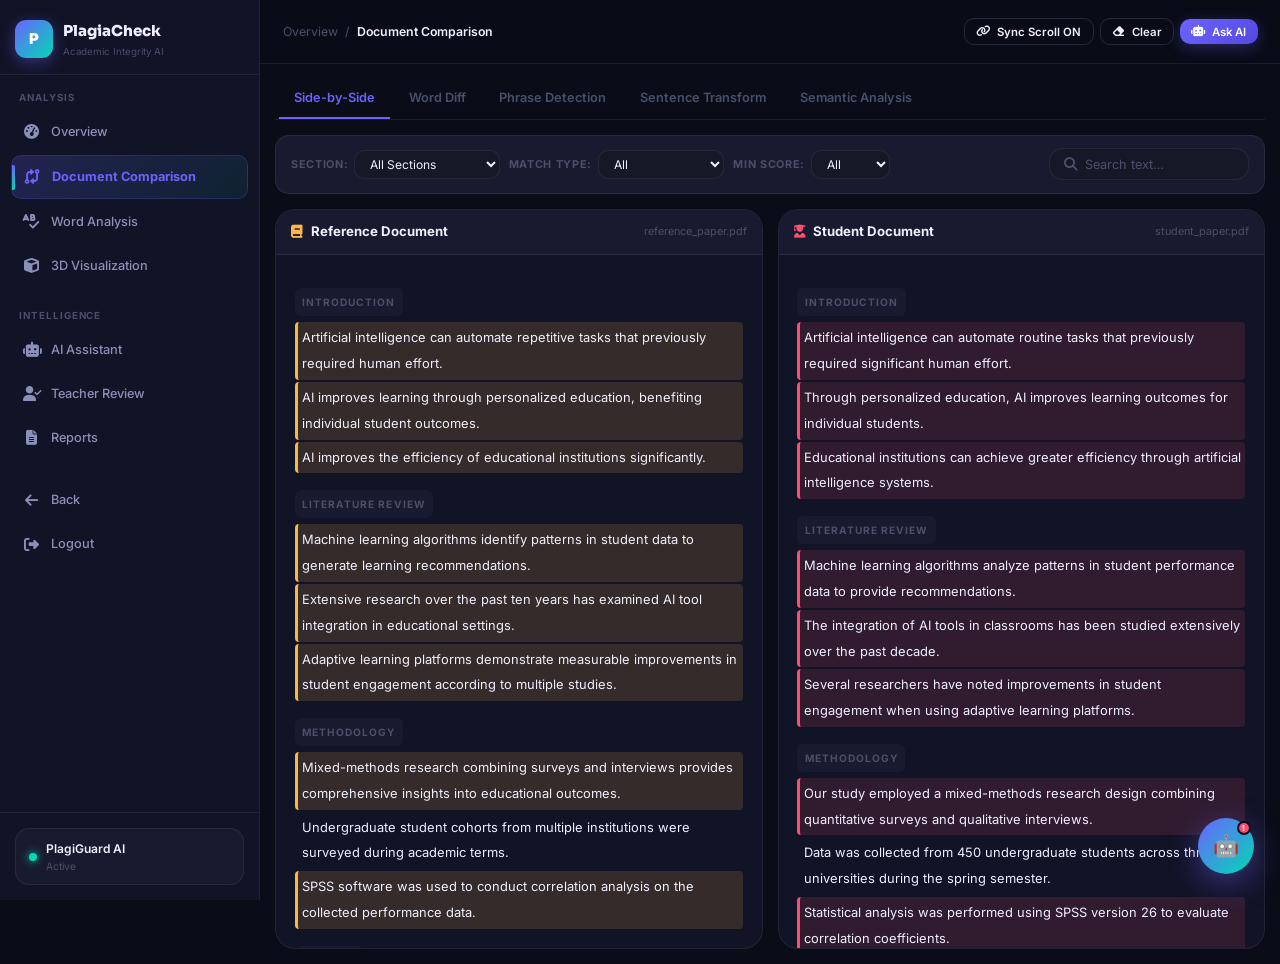
<file: src/main/resources/static/comparison.html>
<!DOCTYPE html>
<html lang="en">
<head>
<meta charset="UTF-8"/><meta name="viewport" content="width=device-width,initial-scale=1.0"/>
<title>Document Comparison — PlagiaCheck</title>
<link rel="stylesheet" href="css/advanced.css"/>
<link rel="stylesheet" href="https://cdnjs.cloudflare.com/ajax/libs/font-awesome/6.5.0/css/all.min.css"/>
<style>
.compare-wrap{display:grid;grid-template-columns:1fr 1fr;gap:1rem;height:calc(100vh - 160px)}
.cpane{background:var(--bg-card);border:1px solid var(--border);border-radius:var(--r-lg);display:flex;flex-direction:column;overflow:hidden}
.cpane-hdr{padding:.75rem 1rem;border-bottom:1px solid var(--border);background:var(--bg-card2);display:flex;align-items:center;justify-content:space-between;flex-shrink:0}
.cpane-title{font-weight:700;font-size:.88rem;display:flex;align-items:center;gap:.5rem}
.cpane-body{flex:1;overflow-y:auto;padding:1.25rem;font-size:.86rem;line-height:2;scroll-behavior:smooth}
.sent-block{display:block;padding:3px 4px;border-radius:4px;cursor:pointer;transition:background .15s;margin-bottom:2px;border-left:3px solid transparent}
.sent-block:hover{background:rgba(108,99,255,.07)}
.sent-selected{background:rgba(108,99,255,.13)!important;border-left-color:var(--primary)!important}
.sent-match-orig{background:rgba(255,181,71,.15);border-left-color:var(--warning)}
.sent-match-student{background:rgba(255,77,109,.13);border-left-color:var(--danger)}
.sent-active{outline:2px solid var(--primary);border-radius:4px}
.section-divider{font-size:.68rem;font-weight:700;text-transform:uppercase;letter-spacing:.1em;color:var(--text-muted);margin:1rem 0 .4rem;padding:.25rem .5rem;background:var(--bg-card2);border-radius:var(--r-xs);display:inline-block}
.match-info-bar{background:var(--bg-card2);border-top:1px solid var(--border);padding:.75rem 1rem;flex-shrink:0;font-size:.8rem;color:var(--text-secondary);display:flex;align-items:center;gap:1rem;flex-wrap:wrap}
/* Word diff tab styles */
.diff-legend{display:flex;gap:1rem;flex-wrap:wrap;padding:.75rem 1rem;background:var(--bg-card2);border-bottom:1px solid var(--border);font-size:.75rem}
.dl-item{display:flex;align-items:center;gap:.4rem}
.dl-dot{width:12px;height:4px;border-radius:2px}
/* Phrase detection panel */
.phrase-list{display:flex;flex-direction:column;gap:.5rem}
.phrase-item{background:var(--bg-card2);border:1px solid var(--border);border-radius:var(--r-sm);padding:.65rem .85rem;font-size:.82rem}
.phrase-text{font-family:'JetBrains Mono',monospace;color:var(--accent);font-size:.8rem}
/* Transform panel */
.tf-change{display:flex;align-items:center;gap:.5rem;padding:.35rem 0;font-size:.82rem;border-bottom:1px solid rgba(255,255,255,.04)}
.tf-from{color:var(--danger);text-decoration:line-through}
.tf-to{color:var(--success)}
.tf-type{font-size:.68rem;color:var(--text-muted);padding:.1rem .45rem;background:var(--bg-card3);border-radius:10px}
</style>
</head>
<body>
<div class="app-shell">
<!-- Sidebar -->
<aside class="adv-sidebar">
  <div class="sidebar-brand"><div class="brand-logo">P</div><div><div class="brand-text">PlagiaCheck</div><div class="brand-sub">Academic Integrity AI</div></div></div>
  <div class="nav-section">
    <div class="nav-section-label">Analysis</div>
    <a href="advanced-dashboard.html" class="nav-item"><span class="nav-icon"><i class="fa-solid fa-gauge-high"></i></span><span>Overview</span></a>
    <a href="comparison.html" class="nav-item active"><span class="nav-icon"><i class="fa-solid fa-code-compare"></i></span><span>Document Comparison</span></a>
    <a href="word-analysis.html" class="nav-item"><span class="nav-icon"><i class="fa-solid fa-spell-check"></i></span><span>Word Analysis</span></a>
    <a href="visualization.html" class="nav-item"><span class="nav-icon"><i class="fa-solid fa-cube"></i></span><span>3D Visualization</span></a>
  </div>
  <div class="nav-section">
    <div class="nav-section-label">Intelligence</div>
    <a href="ai-assistant.html" class="nav-item"><span class="nav-icon"><i class="fa-solid fa-robot"></i></span><span>AI Assistant</span></a>
    <a href="teacher-review.html" class="nav-item"><span class="nav-icon"><i class="fa-solid fa-user-check"></i></span><span>Teacher Review</span></a>
    <a href="report.html" class="nav-item"><span class="nav-icon"><i class="fa-solid fa-file-lines"></i></span><span>Reports</span></a>
  </div>
  <div class="nav-section">
    <a href="advanced-dashboard.html" class="nav-item"><span class="nav-icon"><i class="fa-solid fa-arrow-left"></i></span><span>Back</span></a>
    <a href="#" class="nav-item logout-btn"><span class="nav-icon"><i class="fa-solid fa-right-from-bracket"></i></span><span>Logout</span></a>
  </div>
  <div class="sidebar-bottom"><div class="ai-status"><div class="ai-pulse"></div><div><div style="font-size:.8rem;font-weight:600">PlagiGuard AI</div><div style="font-size:.68rem;color:var(--text-muted)">Active</div></div></div></div>
</aside>

<div class="page-content">
  <div class="adv-topbar">
    <div class="topbar-left">
      <div class="breadcrumb"><a href="advanced-dashboard.html">Overview</a><span class="sep">/</span><span class="crumb-active">Document Comparison</span></div>
    </div>
    <div class="topbar-right">
      <div class="flex-gap" style="gap:.4rem">
        <button class="btn btn-outline btn-sm" id="syncBtn" onclick="toggleSync()"><i class="fa-solid fa-link"></i> Sync Scroll ON</button>
        <button class="btn btn-outline btn-sm" onclick="clearSelection()"><i class="fa-solid fa-eraser"></i> Clear</button>
        <button class="btn btn-primary btn-sm" onclick="window.location='ai-assistant.html'"><i class="fa-solid fa-robot"></i> Ask AI</button>
      </div>
    </div>
  </div>

  <div class="page-body" style="padding:1rem">
    <!-- Tabs -->
    <div style="display:flex;gap:.25rem;border-bottom:1px solid var(--border);margin-bottom:1rem;padding:0 .25rem">
      <button class="tab-btn active" onclick="switchTab('compare',this)">Side-by-Side</button>
      <button class="tab-btn" onclick="switchTab('worddiff',this)">Word Diff</button>
      <button class="tab-btn" onclick="switchTab('phrases',this)">Phrase Detection</button>
      <button class="tab-btn" onclick="switchTab('transform',this)">Sentence Transform</button>
      <button class="tab-btn" onclick="switchTab('semantic',this)">Semantic Analysis</button>
    </div>

    <!-- TAB: Side by Side -->
    <div id="tab-compare" class="tab-pane active">
      <!-- Filters -->
      <div class="filters-bar" style="margin-bottom:1rem;border-radius:var(--r-md);border:1px solid var(--border)">
        <div class="filter-group"><span class="filter-label">Section:</span>
          <select class="filter-select" id="sectionFilter" onchange="applyFilters()">
            <option value="">All Sections</option>
            <option>Introduction</option><option>Literature Review</option>
            <option>Methodology</option><option>Results</option>
            <option>Discussion</option><option>Conclusion</option>
          </select>
        </div>
        <div class="filter-group"><span class="filter-label">Match Type:</span>
          <select class="filter-select" id="typeFilter" onchange="applyFilters()">
            <option value="">All</option><option>EXACT</option><option>SEMANTIC</option><option>PARAPHRASE</option><option>STRUCTURAL</option>
          </select>
        </div>
        <div class="filter-group"><span class="filter-label">Min Score:</span>
          <select class="filter-select" id="scoreFilter" onchange="applyFilters()">
            <option value="0">All</option><option value="50">&gt;50%</option>
            <option value="70">&gt;70%</option><option value="80">&gt;80%</option><option value="90">&gt;90%</option>
          </select>
        </div>
        <div class="filter-group" style="margin-left:auto">
          <div class="search-bar" style="width:200px">
            <i class="fa-solid fa-magnifying-glass search-icon"></i>
            <input type="text" placeholder="Search text…" id="textSearch" oninput="applyFilters()"/>
          </div>
        </div>
      </div>

      <div class="compare-wrap">
        <!-- Reference -->
        <div class="cpane">
          <div class="cpane-hdr">
            <div class="cpane-title"><i class="fa-solid fa-book" style="color:var(--warning)"></i> Reference Document</div>
            <span style="font-size:.72rem;color:var(--text-muted)" id="refDocName"></span>
          </div>
          <div class="cpane-body" id="refPane"></div>
          <div class="match-info-bar" id="refInfoBar" style="display:none"></div>
        </div>
        <!-- Student -->
        <div class="cpane">
          <div class="cpane-hdr">
            <div class="cpane-title"><i class="fa-solid fa-user-graduate" style="color:var(--danger)"></i> Student Document</div>
            <span style="font-size:.72rem;color:var(--text-muted)" id="stuDocName"></span>
          </div>
          <div class="cpane-body" id="stuPane"></div>
          <div class="match-info-bar" id="stuInfoBar" style="display:none"></div>
        </div>
      </div>
    </div>

    <!-- TAB: Word Diff -->
    <div id="tab-worddiff" class="tab-pane">
      <div class="diff-legend">
        <div class="dl-item"><div class="dl-dot" style="background:var(--danger)"></div><span style="color:var(--text-secondary)">Exact Match</span></div>
        <div class="dl-item"><div class="dl-dot" style="background:var(--accent)"></div><span style="color:var(--text-secondary)">Phrase Match</span></div>
        <div class="dl-item"><div class="dl-dot" style="background:var(--warning)"></div><span style="color:var(--text-secondary)">Replaced Word</span></div>
        <div class="dl-item"><div class="dl-dot" style="background:var(--primary)"></div><span style="color:var(--text-secondary)">Synonym</span></div>
        <div class="dl-item"><div class="dl-dot" style="background:var(--success)"></div><span style="color:var(--text-secondary)">Added Word</span></div>
        <div class="dl-item"><div class="dl-dot" style="background:rgba(255,255,255,.3)"></div><span style="color:var(--text-secondary)">Stopword</span></div>
      </div>
      <div style="display:flex;flex-direction:column;gap:.75rem;padding:1rem" id="wordDiffList"></div>
    </div>

    <!-- TAB: Phrase Detection -->
    <div id="tab-phrases" class="tab-pane">
      <div style="padding:1rem">
        <div class="panel-header" style="border-radius:var(--r-md) var(--r-md) 0 0;margin-bottom:0">
          <div class="panel-title"><span class="icon">🔍</span> Detected Copied Phrases</div>
          <span style="font-size:.78rem;color:var(--text-muted)" id="phraseCount"></span>
        </div>
        <div style="background:var(--bg-card);border:1px solid var(--border);border-top:none;border-radius:0 0 var(--r-md) var(--r-md);padding:1rem">
          <div class="phrase-list" id="phraseList"></div>
        </div>
      </div>
    </div>

    <!-- TAB: Sentence Transform -->
    <div id="tab-transform" class="tab-pane">
      <div style="padding:1rem;display:flex;flex-direction:column;gap:1rem" id="transformList"></div>
    </div>

    <!-- TAB: Semantic Analysis -->
    <div id="tab-semantic" class="tab-pane">
      <div style="padding:1rem">
        <div class="grid-2" style="gap:1rem;margin-bottom:1rem">
          <div class="panel">
            <div class="panel-header"><div class="panel-title">🧠 Semantic Similarity Matrix</div></div>
            <div class="panel-body" id="semMatrix"></div>
          </div>
          <div class="panel">
            <div class="panel-header"><div class="panel-title">📊 Confidence Breakdown</div></div>
            <div class="panel-body" id="semBreakdown"></div>
          </div>
        </div>
        <div class="panel">
          <div class="panel-header"><div class="panel-title">🏆 Top Semantic Matches</div></div>
          <div class="panel-body" id="semTopMatches"></div>
        </div>
      </div>
    </div>
  </div>
</div>
</div>

<!-- Floating Chat -->
<button class="float-chat-btn" id="floatChatBtn">🤖<span class="notif">!</span></button>
<div class="float-chat-panel" id="floatChatPanel">
  <div class="chat-container">
    <div class="chat-header">
      <div class="chat-avatar">🤖</div>
      <div><div class="chat-name">PlagiGuard AI</div><div class="chat-status"><div style="width:6px;height:6px;border-radius:50%;background:var(--accent)"></div>Online</div></div>
    </div>
    <div class="chat-messages" id="floatMessages"></div>
    <div class="chat-prompts">
      <span class="prompt-chip">[Show suspicious sections]</span>
      <span class="prompt-chip">[Find paraphrases]</span>
      <span class="prompt-chip">[Explain similarity]</span>
    </div>
    <div class="chat-input-row">
      <textarea class="chat-input" rows="1" placeholder="Ask about this comparison…"></textarea>
      <button class="btn btn-primary chat-send-btn" style="padding:.55rem .8rem"><i class="fa-solid fa-paper-plane"></i></button>
    </div>
  </div>
</div>
<div class="toast-container" id="toastContainer"></div>
<script src="js/engine.js"></script>
<script>
let syncScroll = true;
let selectedMatch = null;
let activeTab = 'compare';

document.addEventListener('DOMContentLoaded',()=>{
  initAdvNav(); initFloatingChat();
  buildComparePanes();
  buildWordDiff();
  buildPhrases();
  buildTransform();
  buildSemantic();
  initSync();
});

function switchTab(name, btn){
  document.querySelectorAll('.tab-btn').forEach(b=>b.classList.remove('active'));
  document.querySelectorAll('.tab-pane').forEach(p=>p.classList.remove('active'));
  btn.classList.add('active');
  document.getElementById('tab-'+name).classList.add('active');
  activeTab = name;
}

function toggleSync(){
  syncScroll = !syncScroll;
  document.getElementById('syncBtn').innerHTML = syncScroll
    ? '<i class="fa-solid fa-link"></i> Sync Scroll ON'
    : '<i class="fa-solid fa-link-slash"></i> Sync Scroll OFF';
}

function initSync(){
  const ref = document.getElementById('refPane');
  const stu = document.getElementById('stuPane');
  if(!ref||!stu) return;
  ref.addEventListener('scroll',()=>{ if(syncScroll) stu.scrollTop = ref.scrollTop; });
  stu.addEventListener('scroll',()=>{ if(syncScroll) ref.scrollTop = stu.scrollTop; });
}

function buildComparePanes(){
  document.getElementById('refDocName').textContent = MOCK_DATA.reference.filename;
  document.getElementById('stuDocName').textContent = MOCK_DATA.student.filename;
  const matchMap = {};
  MOCK_DATA.matches.forEach(m=>{ matchMap[m.studentId]=m; matchMap[m.refId]=m; });

  let lastSec='';
  let refHtml='', stuHtml='';

  MOCK_DATA.student.sentences.forEach(s=>{
    if(s.section!==lastSec){
      refHtml+=`<div class="section-divider">${s.section}</div>`;
      stuHtml+=`<div class="section-divider">${s.section}</div>`;
      lastSec=s.section;
    }
    const m = matchMap[s.id];
    const refSent = m ? MOCK_DATA.reference.sentences.find(r=>r.id===m.refId) : null;
    const mClass = m ? 'sent-match-student' : '';
    stuHtml+=`<span class="sent-block ${mClass}" id="stu_${s.id}" onclick="selectMatch('${s.id}','student')" title="${m?m.type+' '+m.score+'%':''}">${s.text}</span>`;
    if(refSent){
      const rClass = 'sent-match-orig';
      refHtml+=`<span class="sent-block ${rClass}" id="ref_${refSent.id}" onclick="selectMatch('${s.id}','ref')" title="${m.type} ${m.score}%">${refSent.text}</span>`;
    } else {
      const rSent = MOCK_DATA.reference.sentences.find((r,i)=>i===MOCK_DATA.student.sentences.indexOf(s));
      if(rSent) refHtml+=`<span class="sent-block" id="ref_${rSent.id}">${rSent.text}</span>`;
    }
  });
  document.getElementById('refPane').innerHTML = refHtml;
  document.getElementById('stuPane').innerHTML = stuHtml;
}

function selectMatch(studentId, side){
  document.querySelectorAll('.sent-block').forEach(el=>el.classList.remove('sent-selected','sent-active'));
  const m = MOCK_DATA.matches.find(x=>x.studentId===studentId);
  if(!m) return;
  const stuEl = document.getElementById('stu_'+m.studentId);
  const refEl = document.getElementById('ref_'+m.refId);
  if(stuEl){ stuEl.classList.add('sent-selected'); stuEl.scrollIntoView({block:'nearest'}); }
  if(refEl){ refEl.classList.add('sent-selected'); refEl.scrollIntoView({block:'nearest'}); }
  activeMatch = m;
  showMatchBars(m);
}

function showMatchBars(m){
  const s = MOCK_DATA.student.sentences.find(x=>x.id===m.studentId);
  const bar = `${matchChip(m.type)} &nbsp; Score: <strong style="color:${scoreColor(m.score)}">${m.score}%</strong> &nbsp;
    Semantic: <strong style="color:var(--primary)">${m.semanticSim}%</strong> &nbsp;
    Paraphrase: <strong style="color:var(--accent)">${m.paraphraseConf}%</strong> &nbsp;
    Section: <strong>${s?.section}</strong> &nbsp;
    Citation: <strong style="color:${m.citation?'var(--success)':'var(--danger)'}">${m.citation?'Found':'Missing'}</strong>`;
  ['refInfoBar','stuInfoBar'].forEach(id=>{
    const el=document.getElementById(id); el.innerHTML=bar; el.style.display='flex';
  });
}

function clearSelection(){
  document.querySelectorAll('.sent-block').forEach(el=>el.classList.remove('sent-selected','sent-active'));
  ['refInfoBar','stuInfoBar'].forEach(id=>{ const el=document.getElementById(id); el.style.display='none'; });
}

function applyFilters(){
  const sec   = document.getElementById('sectionFilter').value;
  const type  = document.getElementById('typeFilter').value;
  const score = parseInt(document.getElementById('scoreFilter').value)||0;
  const q     = document.getElementById('textSearch').value.toLowerCase();
  document.querySelectorAll('.sent-block[id^="stu_"]').forEach(el=>{
    const sid = el.id.replace('stu_','');
    const s   = MOCK_DATA.student.sentences.find(x=>x.id===sid);
    const m   = MOCK_DATA.matches.find(x=>x.studentId===sid);
    let show  = true;
    if(sec && s?.section!==sec) show=false;
    if(type && m?.type!==type) show=false;
    if(score && (!m||m.score<score)) show=false;
    if(q && !s?.text.toLowerCase().includes(q)) show=false;
    el.style.display = show?'':'none';
  });
}

function buildWordDiff(){
  const container = document.getElementById('wordDiffList');
  const highMatches = MOCK_DATA.matches.filter(m=>m.score>70).slice(0,6);
  container.innerHTML = highMatches.map(m=>{
    const s = MOCK_DATA.student.sentences.find(x=>x.id===m.studentId);
    const r = MOCK_DATA.reference.sentences.find(x=>x.id===m.refId);
    if(!s||!r) return '';
    const diffHtml = buildWordDiff(s.text, r.text);
    const phrases  = detectPhrases(s.text, r.text);
    return `<div class="panel" style="margin:0">
      <div class="panel-header">
        <div class="panel-title">${matchChip(m.type)} <span style="font-size:.82rem;font-weight:500;color:var(--text-secondary)">${s.section}</span></div>
        <div class="flex-gap" style="font-size:.78rem;gap:1rem">
          <span>Exact: <strong style="color:var(--danger)">${m.exactOverlap}%</strong></span>
          <span>Phrase: <strong style="color:var(--accent)">${m.phraseOverlap}%</strong></span>
          <span>Semantic: <strong style="color:var(--primary)">${m.semanticSim}%</strong></span>
        </div>
      </div>
      <div class="panel-body">
        <div style="margin-bottom:.5rem;font-size:.68rem;font-weight:700;text-transform:uppercase;color:var(--text-muted)">Reference</div>
        <div class="word-diff-wrap" style="background:var(--bg-card2);padding:.85rem;border-radius:var(--r-sm);margin-bottom:.85rem">${r.text}</div>
        <div style="margin-bottom:.5rem;font-size:.68rem;font-weight:700;text-transform:uppercase;color:var(--text-muted)">Student (annotated)</div>
        <div class="word-diff-wrap" style="background:var(--bg-card3);padding:.85rem;border-radius:var(--r-sm)">${diffHtml}</div>
        ${phrases.length?`<div style="margin-top:.75rem;font-size:.78rem;color:var(--accent)"><i class="fa-solid fa-highlighter"></i> ${phrases.length} matching phrase${phrases.length!==1?'s':''} detected: <em>${phrases.slice(0,2).map(p=>'"'+p.phrase+'"').join(', ')}</em></div>`:''}
      </div>
    </div>`;
  }).join('');
}

function buildPhrases(){
  const allPhrases = [];
  MOCK_DATA.matches.forEach(m=>{
    const s = MOCK_DATA.student.sentences.find(x=>x.id===m.studentId);
    const r = MOCK_DATA.reference.sentences.find(x=>x.id===m.refId);
    if(!s||!r) return;
    const phrases = detectPhrases(s.text, r.text);
    phrases.forEach(p=>allPhrases.push({...p, match:m, student:s, ref:r}));
  });
  document.getElementById('phraseCount').textContent = `${allPhrases.length} phrases detected`;
  document.getElementById('phraseList').innerHTML = allPhrases.length
    ? allPhrases.map(p=>`
      <div class="phrase-item">
        <div class="flex-between mb-1">
          <div class="phrase-text">"${p.phrase}"</div>
          <div class="flex-gap" style="gap:.5rem">
            <span style="font-size:.72rem;color:var(--text-muted)">${p.length} words</span>
            ${matchChip(p.match.type)}
          </div>
        </div>
        <div style="font-size:.78rem;color:var(--text-muted)">Section: <strong style="color:var(--text-primary)">${p.student.section}</strong> &nbsp;|&nbsp;
        Phrase overlap: <strong style="color:var(--accent)">${phraseOverlapPct(p.student.text, p.ref.text)}%</strong> &nbsp;|&nbsp;
        Score: <strong style="color:${scoreColor(p.match.score)}">${p.match.score}%</strong></div>
      </div>`)
      .join('')
    : '<div class="empty-state"><div class="empty-icon">✅</div><div class="empty-title">No significant phrases detected</div></div>';
}

function buildTransform(){
  const container = document.getElementById('transformList');
  const highMatches = MOCK_DATA.matches.filter(m=>m.paraphraseConf>75).slice(0,5);
  container.innerHTML = highMatches.map(m=>{
    const s = MOCK_DATA.student.sentences.find(x=>x.id===m.studentId);
    const r = MOCK_DATA.reference.sentences.find(x=>x.id===m.refId);
    if(!s||!r) return '';
    const changes = analyzeTransformation(s.text, r.text);
    const synChanges = changes.filter(c=>c.type==='synonym').slice(0,4);
    const level = m.paraphraseConf>90?'VERY HIGH':m.paraphraseConf>80?'HIGH':'MODERATE';
    return `<div class="panel" style="margin:0">
      <div class="panel-header">
        <div class="panel-title">🔄 Sentence Transformation — ${s.section}</div>
        <div style="font-size:.78rem">Transformation Level: <strong style="color:${scoreColor(m.paraphraseConf)}">${level}</strong></div>
      </div>
      <div class="panel-body">
        <div class="transform-flow">
          <div class="tf-step">
            <div class="tf-label">Original (Reference)</div>
            <div class="tf-content" style="color:var(--text-secondary);font-style:italic">"${r.text}"</div>
          </div>
          ${synChanges.length?`<div class="tf-arrow">↓ Word Changes</div>
          <div class="tf-step">
            <div class="tf-label">Detected Changes</div>
            <div>${synChanges.map(c=>`<div class="tf-change">
              <span class="tf-from">${c.from}</span>
              <i class="fa-solid fa-arrow-right" style="color:var(--text-muted);font-size:.75rem"></i>
              <span class="tf-to">${c.to}</span>
              <span class="tf-type">synonym</span>
            </div>`).join('')}</div>
          </div>`:''}
          <div class="tf-arrow">↓ Resulting Student Text</div>
          <div class="tf-step">
            <div class="tf-label">Student Version</div>
            <div class="tf-content" style="color:var(--text-primary);font-style:italic">"${s.text}"</div>
          </div>
        </div>
        <div style="display:flex;gap:1rem;flex-wrap:wrap;margin-top:.85rem;font-size:.8rem">
          <span>Semantic sim: <strong style="color:var(--primary)">${m.semanticSim}%</strong></span>
          <span>Paraphrase: <strong style="color:var(--accent)">${m.paraphraseConf}%</strong></span>
          <span>Structural: <strong style="color:var(--info)">${m.structuralSim}%</strong></span>
        </div>
        <div class="ai-explanation" style="margin-top:.75rem">
          <div class="ai-tag"><i class="fa-solid fa-robot"></i> AI Explanation</div>
          ${AI_EXPLANATIONS[m.type]?.(m)||'Meaning preserved through sentence restructuring and synonym replacement.'}
        </div>
      </div>
    </div>`;
  }).join('');
}

function buildSemantic(){
  // Matrix
  const topMatches = MOCK_DATA.matches.sort((a,b)=>b.semanticSim-a.semanticSim).slice(0,5);
  document.getElementById('semMatrix').innerHTML = topMatches.map(m=>{
    const s = MOCK_DATA.student.sentences.find(x=>x.id===m.studentId);
    return `<div class="score-bar-wrap" style="margin-bottom:.75rem">
      <div style="display:flex;justify-content:space-between;font-size:.78rem;margin-bottom:.3rem">
        <span style="color:var(--text-secondary)">${s?.text?.substring(0,45)||''}…</span>
        <span style="font-weight:800;color:var(--primary)">${m.semanticSim}%</span>
      </div>
      <div style="height:6px;background:rgba(255,255,255,.05);border-radius:3px;overflow:hidden">
        <div style="height:100%;background:linear-gradient(90deg,var(--primary),var(--accent));width:${m.semanticSim}%;transition:width 1s ease"></div>
      </div>
      <div style="font-size:.7rem;color:var(--text-muted);margin-top:2px">${m.type} &nbsp;·&nbsp; Paraphrase: ${m.paraphraseConf}%</div>
    </div>`;
  }).join('');

  // Breakdown
  const k = MOCK_DATA.kpi;
  document.getElementById('semBreakdown').innerHTML = [
    ['Overall Semantic Score', k.overallSimilarity, 'var(--primary)'],
    ['Paraphrase Confidence',  MOCK_DATA.matches.reduce((a,m)=>a+m.paraphraseConf,0)/MOCK_DATA.matches.length|0, 'var(--accent)'],
    ['Structural Similarity',  MOCK_DATA.matches.reduce((a,m)=>a+m.structuralSim,0)/MOCK_DATA.matches.length|0, 'var(--info)'],
    ['Phrase Overlap Avg',     MOCK_DATA.matches.reduce((a,m)=>a+m.phraseOverlap,0)/MOCK_DATA.matches.length|0, 'var(--warning)'],
  ].map(([l,v,c])=>`
    <div style="margin-bottom:1rem">
      <div class="flex-between" style="font-size:.82rem;margin-bottom:.35rem">
        <span style="color:var(--text-secondary)">${l}</span>
        <span style="font-weight:800;color:${c}">${v}%</span>
      </div>
      <div style="height:8px;background:rgba(255,255,255,.05);border-radius:4px;overflow:hidden">
        <div style="height:100%;background:${c};width:${v}%;transition:width 1s ease;border-radius:4px"></div>
      </div>
    </div>`).join('');

  // Top matches
  document.getElementById('semTopMatches').innerHTML = MOCK_DATA.matches
    .filter(m=>m.semanticSim>80)
    .sort((a,b)=>b.semanticSim-a.semanticSim)
    .map(m=>{
      const s = MOCK_DATA.student.sentences.find(x=>x.id===m.studentId);
      const r = MOCK_DATA.reference.sentences.find(x=>x.id===m.refId);
      return `<div style="background:var(--bg-card2);border:1px solid var(--border);border-radius:var(--r-md);padding:1rem;margin-bottom:.75rem">
        <div class="flex-between mb-2">
          <div>${matchChip(m.type)} <span style="font-size:.78rem;color:var(--text-muted);margin-left:.5rem">${s?.section}</span></div>
          <div class="flex-gap" style="gap:.75rem;font-size:.82rem">
            <span>Semantic: <strong style="color:var(--primary)">${m.semanticSim}%</strong></span>
            <span>Paraphrase: <strong style="color:var(--accent)">${m.paraphraseConf}%</strong></span>
          </div>
        </div>
        <div style="display:grid;grid-template-columns:1fr 1fr;gap:.75rem">
          <div style="background:var(--bg-card3);border-left:3px solid var(--warning);padding:.65rem;border-radius:var(--r-xs);font-size:.8rem;font-style:italic;color:var(--text-secondary)">${r?.text}</div>
          <div style="background:var(--bg-card3);border-left:3px solid var(--danger);padding:.65rem;border-radius:var(--r-xs);font-size:.8rem;font-style:italic;color:var(--text-secondary)">${s?.text}</div>
        </div>
        <div class="ai-explanation" style="margin-top:.65rem">
          <div class="ai-tag"><i class="fa-solid fa-robot"></i> AI</div>
          ${AI_EXPLANATIONS[m.type]?.(m)||'High semantic similarity detected.'}
        </div>
      </div>`;
    }).join('');
}
</script>
</body>
</html>
</file>
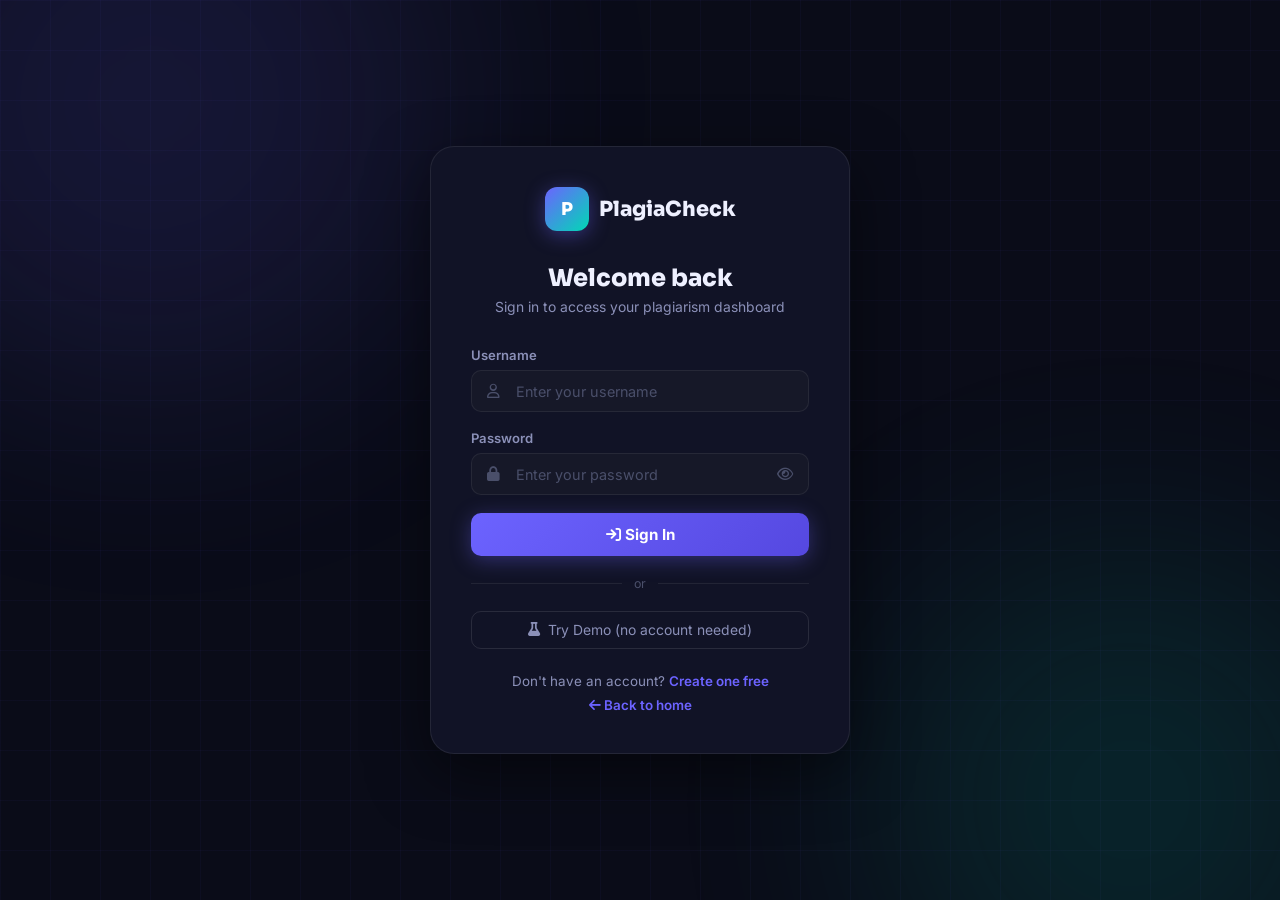
<file: src/main/resources/static/login.html>
<!DOCTYPE html>
<html lang="en">
<head>
  <meta charset="UTF-8"/>
  <meta name="viewport" content="width=device-width,initial-scale=1.0"/>
  <title>Sign In — PlagiaCheck</title>
  <link rel="stylesheet" href="https://cdnjs.cloudflare.com/ajax/libs/font-awesome/6.5.0/css/all.min.css"/>
  <style>
    @import url('https://fonts.googleapis.com/css2?family=Inter:wght@400;500;600;700;800&family=Sora:wght@700;800&display=swap');
    *,*::before,*::after{box-sizing:border-box;margin:0;padding:0}
    body{font-family:'Inter',sans-serif;background:#0A0C18;color:#EEF0FF;min-height:100vh;display:flex;align-items:center;justify-content:center;padding:1rem;overflow:hidden}
    .bg{position:fixed;inset:0;z-index:0}
    .blob{position:absolute;border-radius:50%;filter:blur(120px);opacity:.12}
    .b1{width:600px;height:600px;background:#6C63FF;top:-200px;left:-150px}
    .b2{width:500px;height:500px;background:#00D9B5;bottom:-150px;right:-100px}
    .grid{position:absolute;inset:0;background-image:linear-gradient(rgba(108,99,255,.04)1px,transparent 1px),linear-gradient(90deg,rgba(108,99,255,.04)1px,transparent 1px);background-size:50px 50px}
    .card{position:relative;z-index:1;background:#111326;border:1px solid rgba(255,255,255,.08);border-radius:24px;padding:2.5rem;width:100%;max-width:420px;box-shadow:0 20px 60px rgba(0,0,0,.5)}
    .logo{display:flex;align-items:center;justify-content:center;gap:10px;margin-bottom:2rem}
    .logo-icon{width:44px;height:44px;border-radius:12px;background:linear-gradient(135deg,#6C63FF,#00D9B5);display:flex;align-items:center;justify-content:center;font-family:'Sora',sans-serif;font-weight:800;font-size:1.1rem;color:#fff;box-shadow:0 4px 20px rgba(108,99,255,.4)}
    .logo-name{font-family:'Sora',sans-serif;font-size:1.3rem;font-weight:800}
    .title{font-family:'Sora',sans-serif;font-size:1.5rem;font-weight:800;text-align:center;margin-bottom:.4rem}
    .subtitle{font-size:.87rem;color:#8B90B8;text-align:center;margin-bottom:2rem}
    .alert{display:none;padding:.85rem 1rem;border-radius:10px;font-size:.85rem;margin-bottom:1rem;background:rgba(255,77,109,.1);border:1px solid rgba(255,77,109,.3);color:#ff6b87;align-items:center;gap:.6rem}
    .group{margin-bottom:1.1rem}
    label{display:block;font-size:.82rem;font-weight:600;color:#8B90B8;margin-bottom:.45rem}
    .input-wrap{position:relative}
    .input-icon{position:absolute;left:1rem;top:50%;transform:translateY(-50%);color:#4A4F6A;font-size:.9rem;pointer-events:none}
    input{width:100%;background:#161828;border:1px solid rgba(255,255,255,.07);border-radius:10px;padding:.72rem 1rem .72rem 2.75rem;color:#EEF0FF;font-size:.9rem;font-family:'Inter',sans-serif;outline:none;transition:all .2s}
    input:focus{border-color:#6C63FF;box-shadow:0 0 0 3px rgba(108,99,255,.12)}
    input::placeholder{color:#4A4F6A}
    .eye-btn{position:absolute;right:1rem;top:50%;transform:translateY(-50%);background:none;border:none;color:#4A4F6A;cursor:pointer;font-size:.9rem;transition:color .2s}
    .eye-btn:hover{color:#6C63FF}
    .err{font-size:.75rem;color:#FF4D6D;margin-top:.3rem;display:none}
    .btn{width:100%;padding:.75rem;border:none;border-radius:10px;font-size:.95rem;font-weight:700;font-family:'Inter',sans-serif;cursor:pointer;display:flex;align-items:center;justify-content:center;gap:8px;transition:all .25s;margin-top:.5rem}
    .btn-primary{background:linear-gradient(135deg,#6C63FF,#5548e0);color:#fff;box-shadow:0 4px 20px rgba(108,99,255,.35)}
    .btn-primary:hover{transform:translateY(-1px);box-shadow:0 8px 28px rgba(108,99,255,.45)}
    .btn-primary:disabled{opacity:.5;cursor:not-allowed;transform:none}
    .spinner{width:18px;height:18px;border-radius:50%;border:2px solid rgba(255,255,255,.25);border-top-color:#fff;animation:spin .7s linear infinite}
    @keyframes spin{to{transform:rotate(360deg)}}
    .footer{text-align:center;font-size:.84rem;color:#8B90B8;margin-top:1.5rem}
    .footer a{color:#6C63FF;font-weight:600;text-decoration:none}
    .footer a:hover{text-decoration:underline}
    .divider{display:flex;align-items:center;gap:.75rem;margin:1.25rem 0;font-size:.78rem;color:#4A4F6A}
    .divider::before,.divider::after{content:'';flex:1;height:1px;background:rgba(255,255,255,.07)}
    .demo-btn{width:100%;padding:.65rem;border:1px solid rgba(255,255,255,.1);border-radius:10px;background:transparent;color:#8B90B8;font-size:.87rem;font-family:'Inter',sans-serif;cursor:pointer;display:flex;align-items:center;justify-content:center;gap:8px;transition:all .2s}
    .demo-btn:hover{border-color:#6C63FF;color:#6C63FF;background:rgba(108,99,255,.08)}
    .toast-c{position:fixed;top:1.5rem;right:1.5rem;z-index:999;display:flex;flex-direction:column;gap:.5rem}
    .toast{padding:.75rem 1.1rem;border-radius:10px;background:#111326;border:1px solid rgba(34,197,94,.4);color:#4ade80;font-size:.85rem;font-weight:500;box-shadow:0 8px 24px rgba(0,0,0,.4);animation:slideIn .3s ease}
    @keyframes slideIn{from{opacity:0;transform:translateX(20px)}to{opacity:1;transform:translateX(0)}}
  </style>
</head>
<body>
<div class="bg">
  <div class="blob b1"></div>
  <div class="blob b2"></div>
  <div class="grid"></div>
</div>

<div class="card">
  <div class="logo">
    <div class="logo-icon">P</div>
    <span class="logo-name">PlagiaCheck</span>
  </div>

  <h1 class="title">Welcome back</h1>
  <p class="subtitle">Sign in to access your plagiarism dashboard</p>

  <div class="alert" id="errAlert"><i class="fa-solid fa-circle-exclamation"></i><span id="errMsg"></span></div>

  <form id="loginForm" novalidate>
    <div class="group">
      <label for="username">Username</label>
      <div class="input-wrap">
        <i class="input-icon fa-regular fa-user"></i>
        <input type="text" id="username" placeholder="Enter your username" autocomplete="username" required/>
      </div>
      <div class="err" id="usernameErr">Username is required</div>
    </div>

    <div class="group">
      <label for="password">Password</label>
      <div class="input-wrap">
        <i class="input-icon fa-solid fa-lock"></i>
        <input type="password" id="password" placeholder="Enter your password" autocomplete="current-password" required/>
        <button type="button" class="eye-btn" id="eyeBtn"><i class="fa-regular fa-eye"></i></button>
      </div>
      <div class="err" id="passwordErr">Password is required</div>
    </div>

    <button type="submit" class="btn btn-primary" id="submitBtn">
      <span id="btnLabel"><i class="fa-solid fa-arrow-right-to-bracket"></i> Sign In</span>
      <span id="btnSpinner" style="display:none"><div class="spinner"></div> Signing in…</span>
    </button>
  </form>

  <div class="divider">or</div>
  <button class="demo-btn" onclick="fillDemo()">
    <i class="fa-solid fa-flask"></i> Try Demo (no account needed)
  </button>

  <div class="footer">
    Don't have an account? <a href="register.html">Create one free</a>
  </div>
  <div class="footer" style="margin-top:.5rem">
    <a href="index.html"><i class="fa-solid fa-arrow-left"></i> Back to home</a>
  </div>
</div>

<div class="toast-c" id="toastContainer"></div>

<script src="js/api.js"></script>
<script>
  // Eye toggle
  document.getElementById('eyeBtn').addEventListener('click', () => {
    const inp = document.getElementById('password');
    const icon = document.getElementById('eyeBtn').querySelector('i');
    if (inp.type === 'password') { inp.type = 'text'; icon.className = 'fa-regular fa-eye-slash'; }
    else { inp.type = 'password'; icon.className = 'fa-regular fa-eye'; }
  });

  // Redirect if already logged in
  if (Auth.isLoggedIn()) window.location.href = '/advanced-dashboard.html';

  // Demo fill
  function fillDemo() {
    document.getElementById('username').value = 'demo';
    document.getElementById('password').value = 'demo123';
    // Go straight to dashboard in demo mode
    localStorage.setItem('pc_user', JSON.stringify({ username:'Demo User', email:'demo@plagiacheck.ai', role:'STUDENT', userId:0 }));
    localStorage.setItem('pc_token','demo_token');
    window.location.href = '/advanced-dashboard.html';
  }

  function showErr(msg) {
    const a = document.getElementById('errAlert');
    document.getElementById('errMsg').textContent = msg;
    a.style.display = 'flex';
  }
  function hideErr() { document.getElementById('errAlert').style.display = 'none'; }

  function setLoading(on) {
    document.getElementById('btnLabel').style.display   = on ? 'none' : 'flex';
    document.getElementById('btnSpinner').style.display = on ? 'flex' : 'none';
    document.getElementById('submitBtn').disabled = on;
  }

  document.getElementById('loginForm').addEventListener('submit', async (e) => {
    e.preventDefault();
    hideErr();
    const username = document.getElementById('username').value.trim();
    const password = document.getElementById('password').value;
    let ok = true;

    const uErr = document.getElementById('usernameErr');
    const pErr = document.getElementById('passwordErr');
    uErr.style.display = 'none'; pErr.style.display = 'none';

    if (!username) { uErr.style.display = 'block'; ok = false; }
    if (!password) { pErr.style.display = 'block'; ok = false; }
    if (!ok) return;

    setLoading(true);
    try {
      const data = await API.auth.login({ username, password });
      Auth.setSession(data);
      showToast('Welcome back, ' + data.username + '! ✅');
      setTimeout(() => window.location.href = '/advanced-dashboard.html', 700);
    } catch (err) {
      setLoading(false);
      showErr(err.message || 'Invalid username or password');
    }
  });

  function showToast(msg) {
    const t = document.createElement('div');
    t.className = 'toast'; t.textContent = msg;
    document.getElementById('toastContainer').appendChild(t);
    setTimeout(() => t.remove(), 3500);
  }
</script>
</body>
</html>
</file>
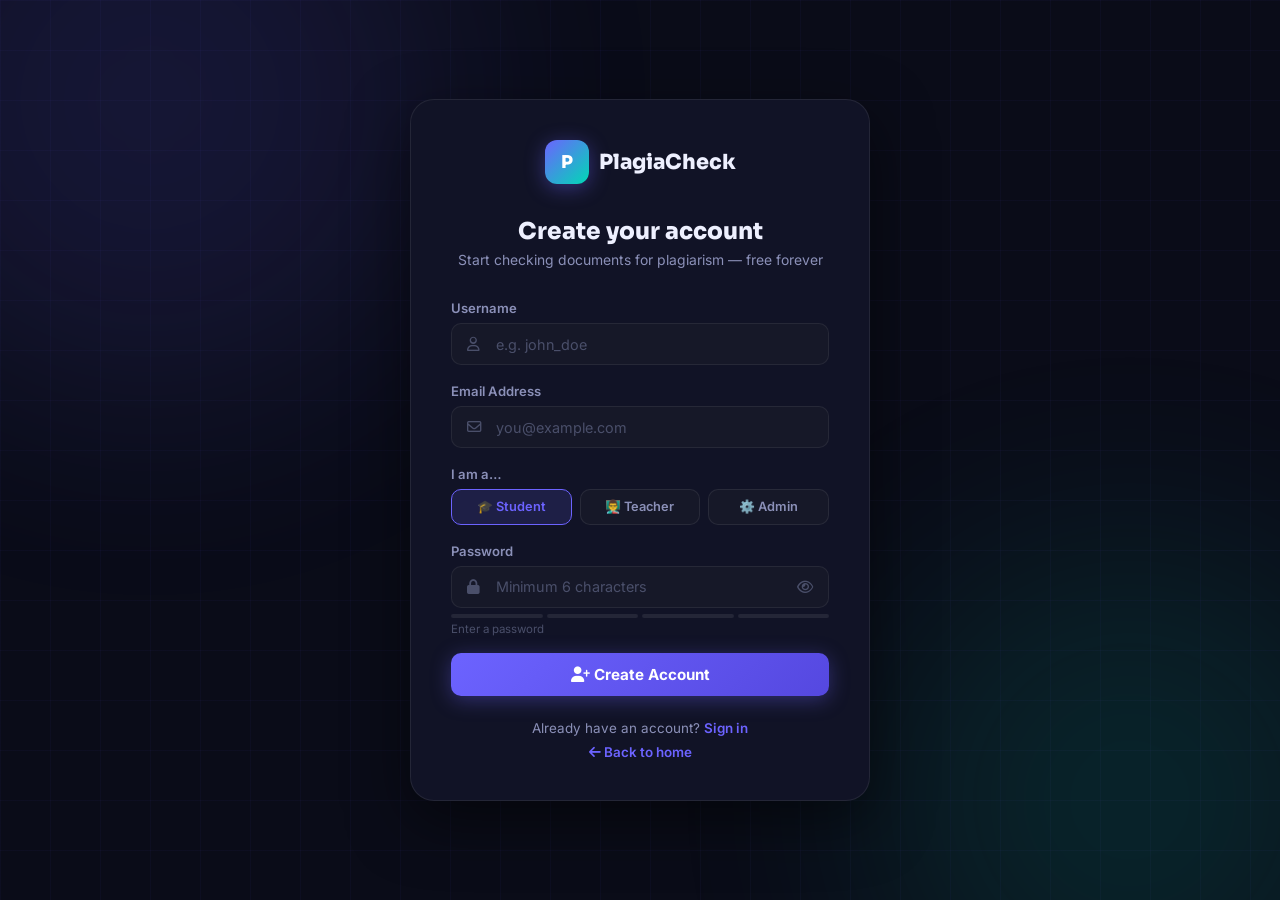
<file: src/main/resources/static/register.html>
<!DOCTYPE html>
<html lang="en">
<head>
  <meta charset="UTF-8"/>
  <meta name="viewport" content="width=device-width,initial-scale=1.0"/>
  <title>Register — PlagiaCheck</title>
  <link rel="stylesheet" href="https://cdnjs.cloudflare.com/ajax/libs/font-awesome/6.5.0/css/all.min.css"/>
  <style>
    @import url('https://fonts.googleapis.com/css2?family=Inter:wght@400;500;600;700;800&family=Sora:wght@700;800&display=swap');
    *,*::before,*::after{box-sizing:border-box;margin:0;padding:0}
    body{font-family:'Inter',sans-serif;background:#0A0C18;color:#EEF0FF;min-height:100vh;display:flex;align-items:center;justify-content:center;padding:1.5rem 1rem}
    .bg{position:fixed;inset:0;z-index:0}
    .blob{position:absolute;border-radius:50%;filter:blur(120px);opacity:.12}
    .b1{width:600px;height:600px;background:#6C63FF;top:-200px;left:-150px}
    .b2{width:500px;height:500px;background:#00D9B5;bottom:-150px;right:-100px}
    .grid{position:absolute;inset:0;background-image:linear-gradient(rgba(108,99,255,.04)1px,transparent 1px),linear-gradient(90deg,rgba(108,99,255,.04)1px,transparent 1px);background-size:50px 50px}
    .card{position:relative;z-index:1;background:#111326;border:1px solid rgba(255,255,255,.08);border-radius:24px;padding:2.5rem;width:100%;max-width:460px;box-shadow:0 20px 60px rgba(0,0,0,.5)}
    .logo{display:flex;align-items:center;justify-content:center;gap:10px;margin-bottom:2rem}
    .logo-icon{width:44px;height:44px;border-radius:12px;background:linear-gradient(135deg,#6C63FF,#00D9B5);display:flex;align-items:center;justify-content:center;font-family:'Sora',sans-serif;font-weight:800;font-size:1.1rem;color:#fff;box-shadow:0 4px 20px rgba(108,99,255,.4)}
    .logo-name{font-family:'Sora',sans-serif;font-size:1.3rem;font-weight:800}
    .title{font-family:'Sora',sans-serif;font-size:1.45rem;font-weight:800;text-align:center;margin-bottom:.4rem}
    .subtitle{font-size:.87rem;color:#8B90B8;text-align:center;margin-bottom:2rem}
    .alert{display:none;padding:.85rem 1rem;border-radius:10px;font-size:.85rem;margin-bottom:1rem;background:rgba(255,77,109,.1);border:1px solid rgba(255,77,109,.3);color:#ff6b87;align-items:center;gap:.6rem}
    .alert.success{background:rgba(34,197,94,.1);border-color:rgba(34,197,94,.3);color:#4ade80}
    .group{margin-bottom:1.1rem}
    label{display:block;font-size:.82rem;font-weight:600;color:#8B90B8;margin-bottom:.45rem}
    .input-wrap{position:relative}
    .input-icon{position:absolute;left:1rem;top:50%;transform:translateY(-50%);color:#4A4F6A;font-size:.9rem;pointer-events:none}
    input,select{width:100%;background:#161828;border:1px solid rgba(255,255,255,.07);border-radius:10px;padding:.72rem 1rem .72rem 2.75rem;color:#EEF0FF;font-size:.9rem;font-family:'Inter',sans-serif;outline:none;transition:all .2s;appearance:none}
    input:focus,select:focus{border-color:#6C63FF;box-shadow:0 0 0 3px rgba(108,99,255,.12)}
    input::placeholder{color:#4A4F6A}
    .eye-btn{position:absolute;right:1rem;top:50%;transform:translateY(-50%);background:none;border:none;color:#4A4F6A;cursor:pointer;font-size:.9rem;transition:color .2s}
    .eye-btn:hover{color:#6C63FF}
    .err{font-size:.75rem;color:#FF4D6D;margin-top:.3rem;display:none}
    /* Password strength */
    .strength{margin-top:6px}
    .s-bars{display:flex;gap:4px}
    .s-bar{flex:1;height:4px;border-radius:2px;background:rgba(255,255,255,.08);transition:background .3s}
    .s-label{font-size:.72rem;color:#4A4F6A;margin-top:4px}
    .btn{width:100%;padding:.75rem;border:none;border-radius:10px;font-size:.95rem;font-weight:700;font-family:'Inter',sans-serif;cursor:pointer;display:flex;align-items:center;justify-content:center;gap:8px;transition:all .25s;margin-top:.5rem}
    .btn-primary{background:linear-gradient(135deg,#6C63FF,#5548e0);color:#fff;box-shadow:0 4px 20px rgba(108,99,255,.35)}
    .btn-primary:hover{transform:translateY(-1px);box-shadow:0 8px 28px rgba(108,99,255,.45)}
    .btn-primary:disabled{opacity:.5;cursor:not-allowed;transform:none}
    .spinner{width:18px;height:18px;border-radius:50%;border:2px solid rgba(255,255,255,.25);border-top-color:#fff;animation:spin .7s linear infinite}
    @keyframes spin{to{transform:rotate(360deg)}}
    .footer{text-align:center;font-size:.84rem;color:#8B90B8;margin-top:1.5rem}
    .footer a{color:#6C63FF;font-weight:600;text-decoration:none}
    .footer a:hover{text-decoration:underline}
    .role-grid{display:grid;grid-template-columns:repeat(3,1fr);gap:.5rem;margin-top:.4rem}
    .role-btn{padding:.6rem .5rem;border:1px solid rgba(255,255,255,.08);border-radius:10px;background:#161828;color:#8B90B8;font-size:.8rem;font-weight:600;font-family:'Inter',sans-serif;cursor:pointer;text-align:center;transition:all .2s}
    .role-btn:hover{border-color:#6C63FF;color:#6C63FF}
    .role-btn.active{border-color:#6C63FF;background:rgba(108,99,255,.15);color:#6C63FF}
    .toast-c{position:fixed;top:1.5rem;right:1.5rem;z-index:999}
    .toast{padding:.75rem 1.1rem;border-radius:10px;background:#111326;border:1px solid rgba(34,197,94,.4);color:#4ade80;font-size:.85rem;font-weight:500;box-shadow:0 8px 24px rgba(0,0,0,.4)}
  </style>
</head>
<body>
<div class="bg">
  <div class="blob b1"></div>
  <div class="blob b2"></div>
  <div class="grid"></div>
</div>

<div class="card">
  <div class="logo">
    <div class="logo-icon">P</div>
    <span class="logo-name">PlagiaCheck</span>
  </div>

  <h1 class="title">Create your account</h1>
  <p class="subtitle">Start checking documents for plagiarism — free forever</p>

  <div class="alert" id="regAlert"><i class="fa-solid fa-circle-exclamation"></i><span id="alertMsg"></span></div>

  <form id="registerForm" novalidate>
    <div class="group">
      <label>Username</label>
      <div class="input-wrap">
        <i class="input-icon fa-regular fa-user"></i>
        <input type="text" id="regUsername" placeholder="e.g. john_doe" required/>
      </div>
      <div class="err" id="uErr">Must be at least 3 characters</div>
    </div>

    <div class="group">
      <label>Email Address</label>
      <div class="input-wrap">
        <i class="input-icon fa-regular fa-envelope"></i>
        <input type="email" id="regEmail" placeholder="you@example.com" required/>
      </div>
      <div class="err" id="eErr">Enter a valid email address</div>
    </div>

    <div class="group">
      <label>I am a…</label>
      <div class="role-grid">
        <button type="button" class="role-btn active" onclick="setRole('STUDENT',this)">🎓 Student</button>
        <button type="button" class="role-btn" onclick="setRole('TEACHER',this)">👨‍🏫 Teacher</button>
        <button type="button" class="role-btn" onclick="setRole('ADMIN',this)">⚙️ Admin</button>
      </div>
      <input type="hidden" id="regRole" value="STUDENT"/>
    </div>

    <div class="group">
      <label>Password</label>
      <div class="input-wrap">
        <i class="input-icon fa-solid fa-lock"></i>
        <input type="password" id="regPassword" placeholder="Minimum 6 characters" required/>
        <button type="button" class="eye-btn" id="eyeBtn2"><i class="fa-regular fa-eye"></i></button>
      </div>
      <div class="strength">
        <div class="s-bars">
          <div class="s-bar" id="sb1"></div>
          <div class="s-bar" id="sb2"></div>
          <div class="s-bar" id="sb3"></div>
          <div class="s-bar" id="sb4"></div>
        </div>
        <div class="s-label" id="sLabel">Enter a password</div>
      </div>
      <div class="err" id="pErr">Password must be at least 6 characters</div>
    </div>

    <button type="submit" class="btn btn-primary" id="regBtn">
      <span id="regLabel"><i class="fa-solid fa-user-plus"></i> Create Account</span>
      <span id="regSpinner" style="display:none"><div class="spinner"></div> Creating…</span>
    </button>
  </form>

  <div class="footer">Already have an account? <a href="login.html">Sign in</a></div>
  <div class="footer" style="margin-top:.5rem"><a href="index.html"><i class="fa-solid fa-arrow-left"></i> Back to home</a></div>
</div>

<div class="toast-c" id="toastContainer"></div>
<script src="js/api.js"></script>
<script>
  if (Auth.isLoggedIn()) window.location.href = '/advanced-dashboard.html';

  function setRole(role, btn) {
    document.getElementById('regRole').value = role;
    document.querySelectorAll('.role-btn').forEach(b => b.classList.remove('active'));
    btn.classList.add('active');
  }

  // Eye toggle
  document.getElementById('eyeBtn2').addEventListener('click', () => {
    const inp = document.getElementById('regPassword');
    const icon = document.getElementById('eyeBtn2').querySelector('i');
    if (inp.type === 'password') { inp.type = 'text'; icon.className = 'fa-regular fa-eye-slash'; }
    else { inp.type = 'password'; icon.className = 'fa-regular fa-eye'; }
  });

  // Strength meter
  document.getElementById('regPassword').addEventListener('input', () => {
    const v = document.getElementById('regPassword').value;
    const colors = ['#FF4D6D','#FF7A00','#FFB547','#22C55E'];
    const labels = ['Too weak','Weak','Moderate','Strong'];
    let s = 0;
    if (v.length >= 6) s++;
    if (v.length >= 10) s++;
    if (/[A-Z]/.test(v) && /[0-9]/.test(v)) s++;
    if (/[^A-Za-z0-9]/.test(v)) s++;
    [1,2,3,4].forEach(i => {
      document.getElementById('sb'+i).style.background = i <= s ? colors[s-1] : 'rgba(255,255,255,.08)';
    });
    const lbl = document.getElementById('sLabel');
    lbl.textContent = v.length === 0 ? 'Enter a password' : (labels[s-1]||'Too weak');
    lbl.style.color = v.length === 0 ? '#4A4F6A' : colors[s-1];
  });

  function showAlert(msg, type='error') {
    const a = document.getElementById('regAlert');
    document.getElementById('alertMsg').textContent = msg;
    a.className = 'alert' + (type==='success'?' success':'');
    a.style.display = 'flex';
  }

  document.getElementById('registerForm').addEventListener('submit', async (e) => {
    e.preventDefault();
    document.getElementById('regAlert').style.display = 'none';
    const username = document.getElementById('regUsername').value.trim();
    const email    = document.getElementById('regEmail').value.trim();
    const password = document.getElementById('regPassword').value;
    const role     = document.getElementById('regRole').value;
    let ok = true;

    ['uErr','eErr','pErr'].forEach(id => document.getElementById(id).style.display='none');

    if (!username || username.length < 3) { document.getElementById('uErr').style.display='block'; ok=false; }
    if (!email || !/^[^\s@]+@[^\s@]+\.[^\s@]+$/.test(email)) { document.getElementById('eErr').style.display='block'; ok=false; }
    if (!password || password.length < 6) { document.getElementById('pErr').style.display='block'; ok=false; }
    if (!ok) return;

    document.getElementById('regLabel').style.display  = 'none';
    document.getElementById('regSpinner').style.display = 'flex';
    document.getElementById('regBtn').disabled = true;

    try {
      const data = await API.auth.register({ username, email, password, role });
      Auth.setSession(data);
      showAlert('Account created! Redirecting…', 'success');
      setTimeout(() => window.location.href = '/advanced-dashboard.html', 900);
    } catch (err) {
      document.getElementById('regLabel').style.display   = 'flex';
      document.getElementById('regSpinner').style.display = 'none';
      document.getElementById('regBtn').disabled = false;
      showAlert(err.message || 'Registration failed. Try again.');
    }
  });
</script>
</body>
</html>
</file>
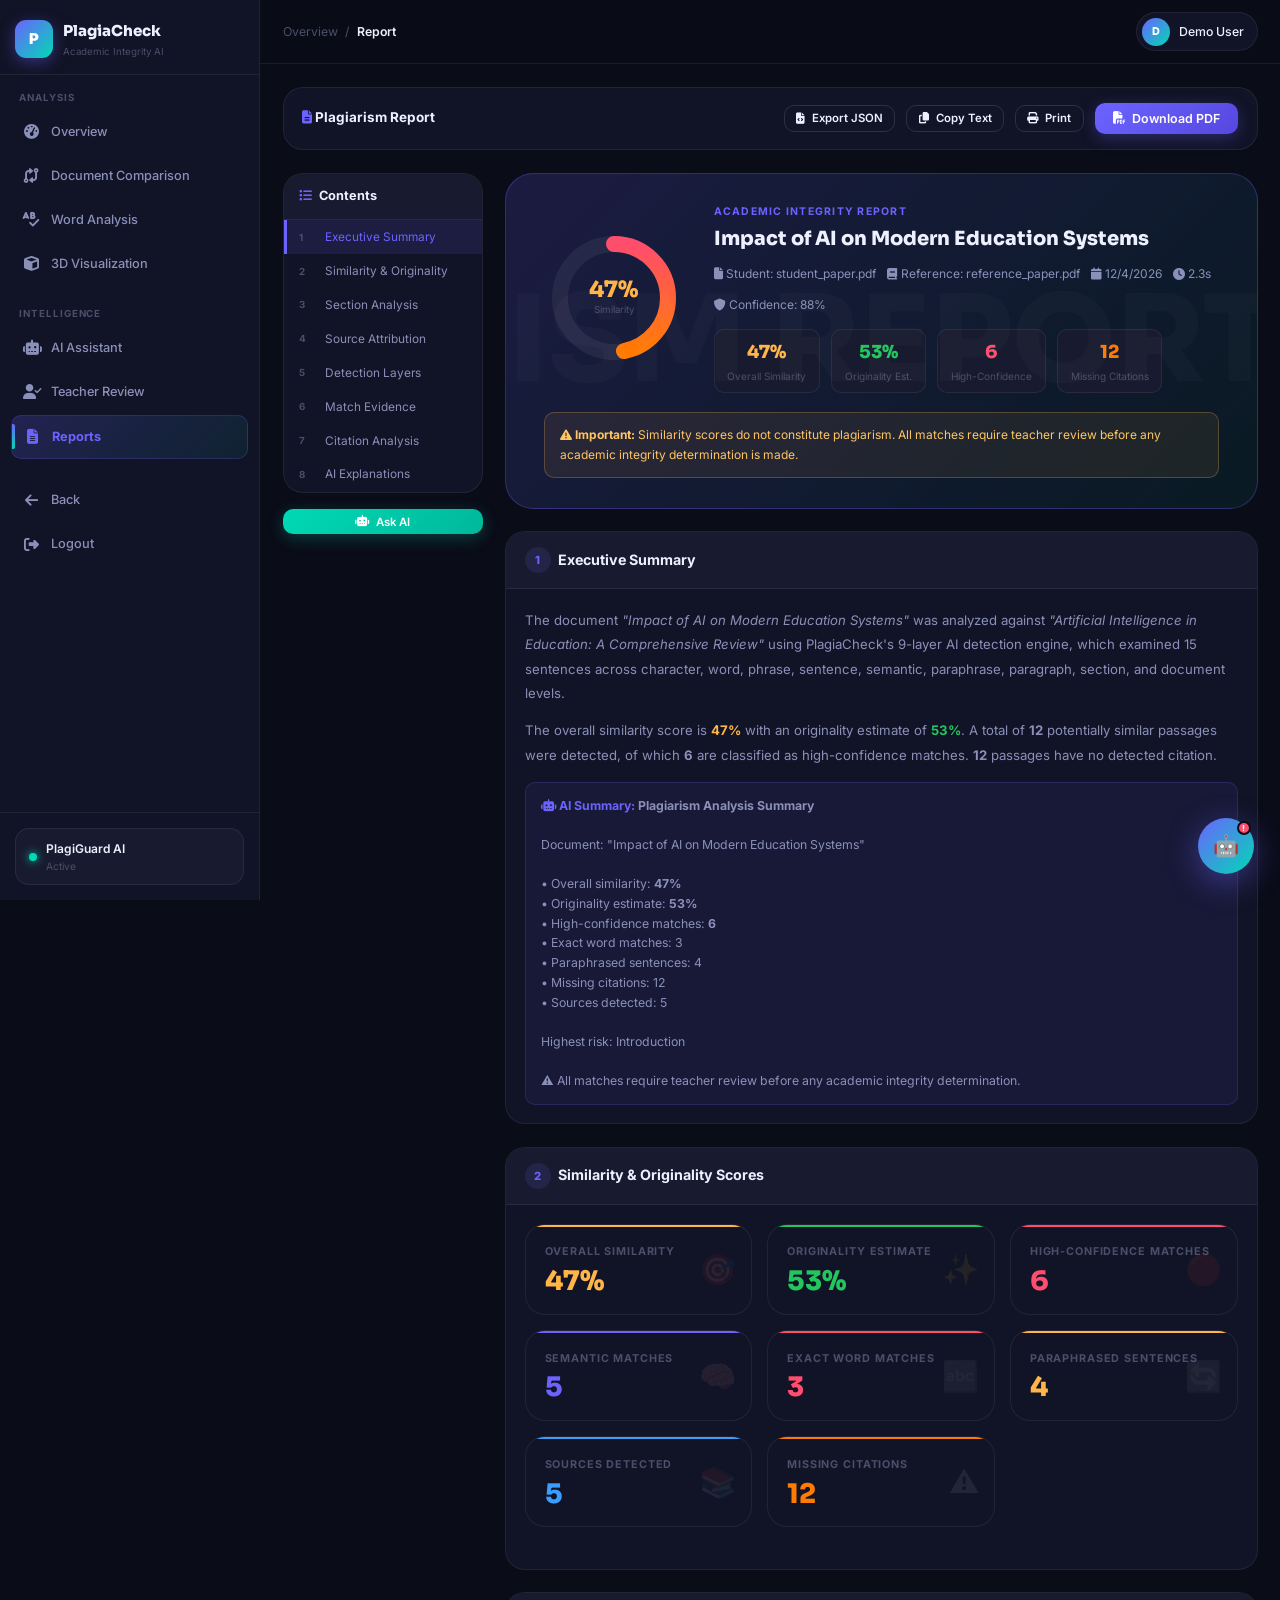
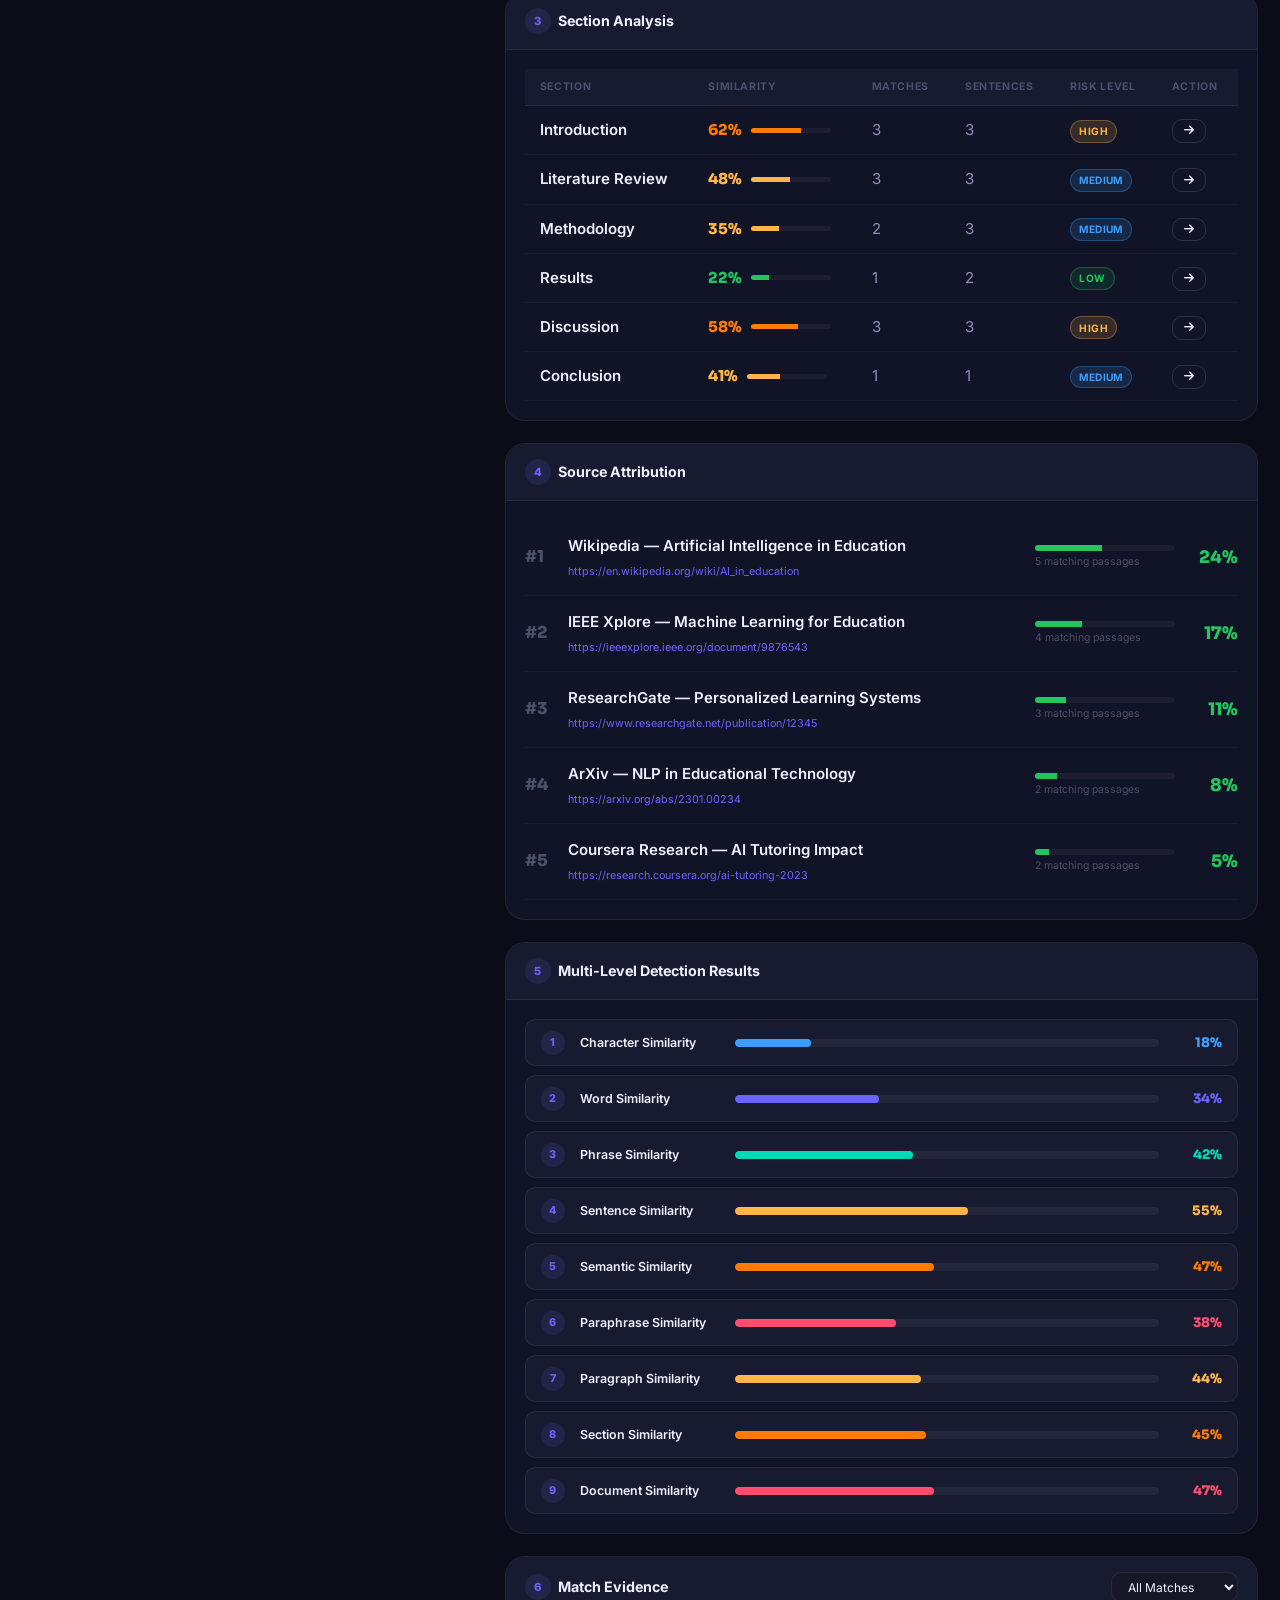
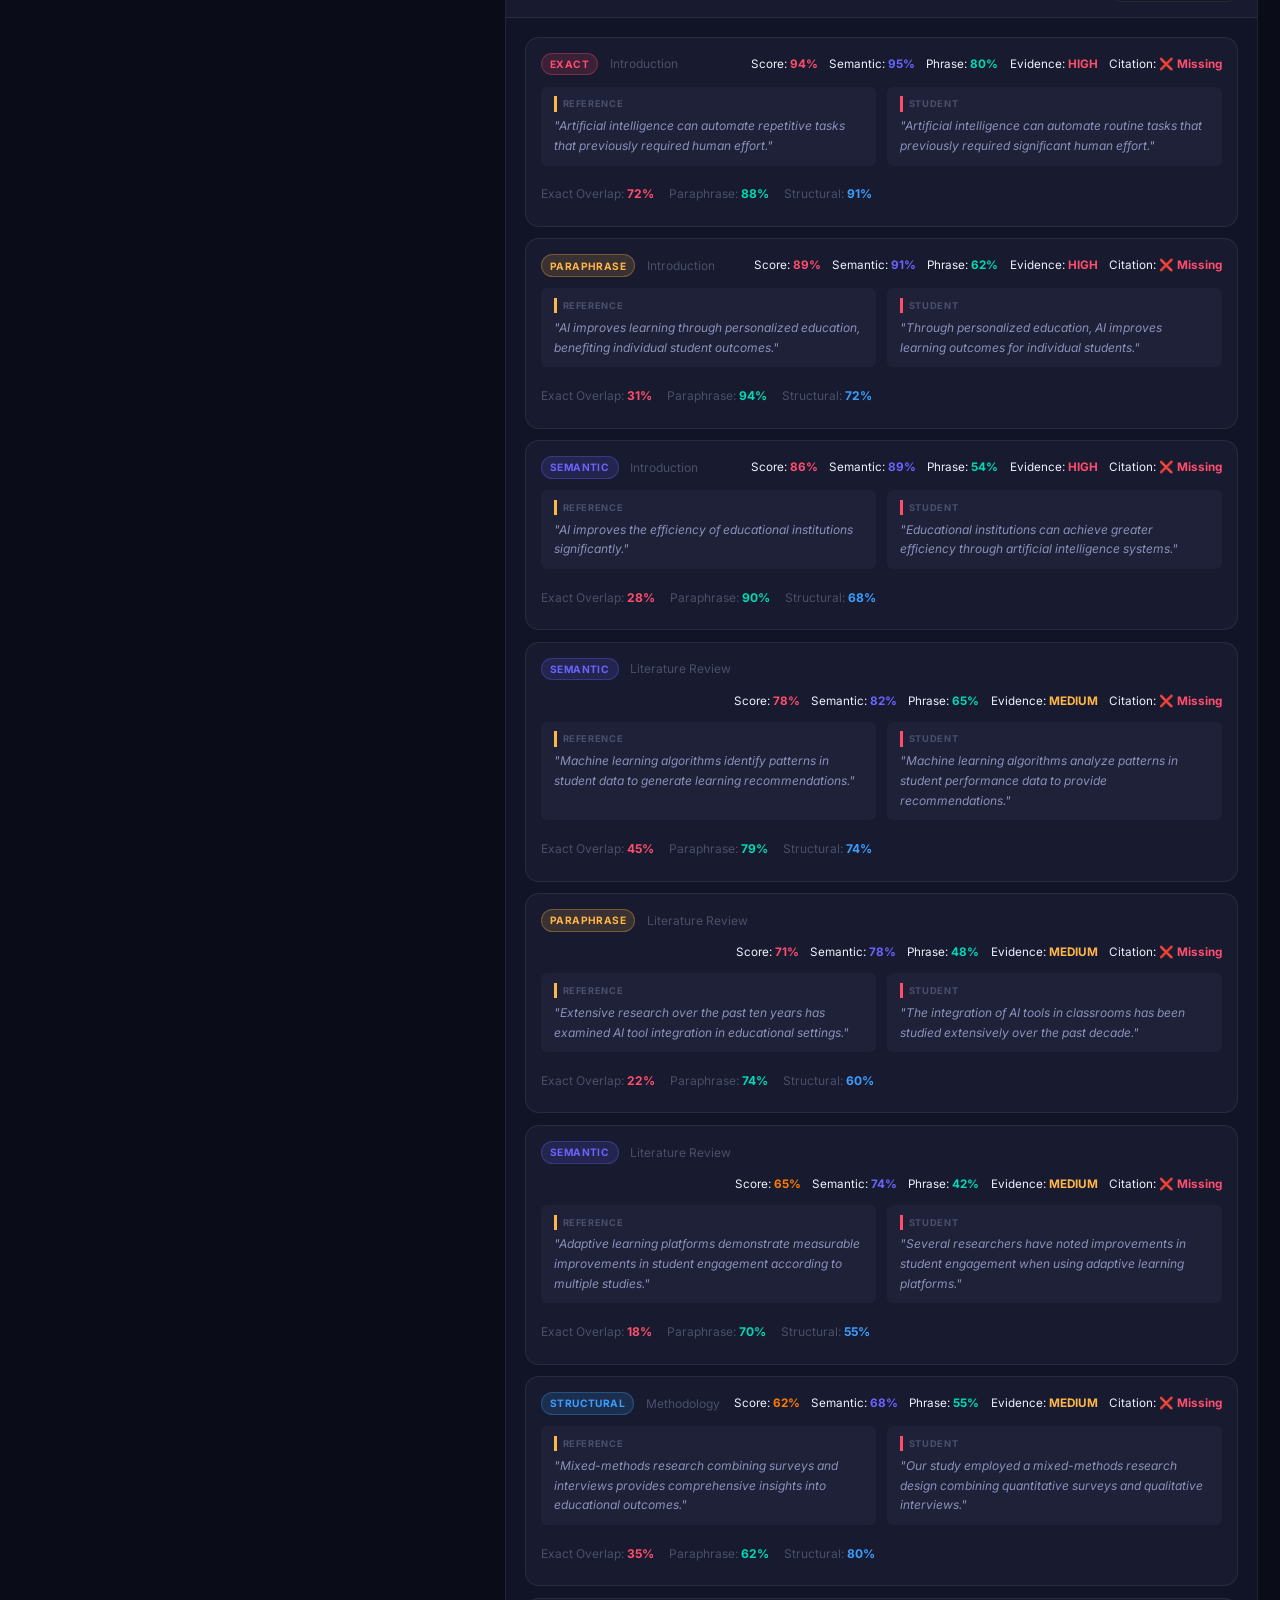
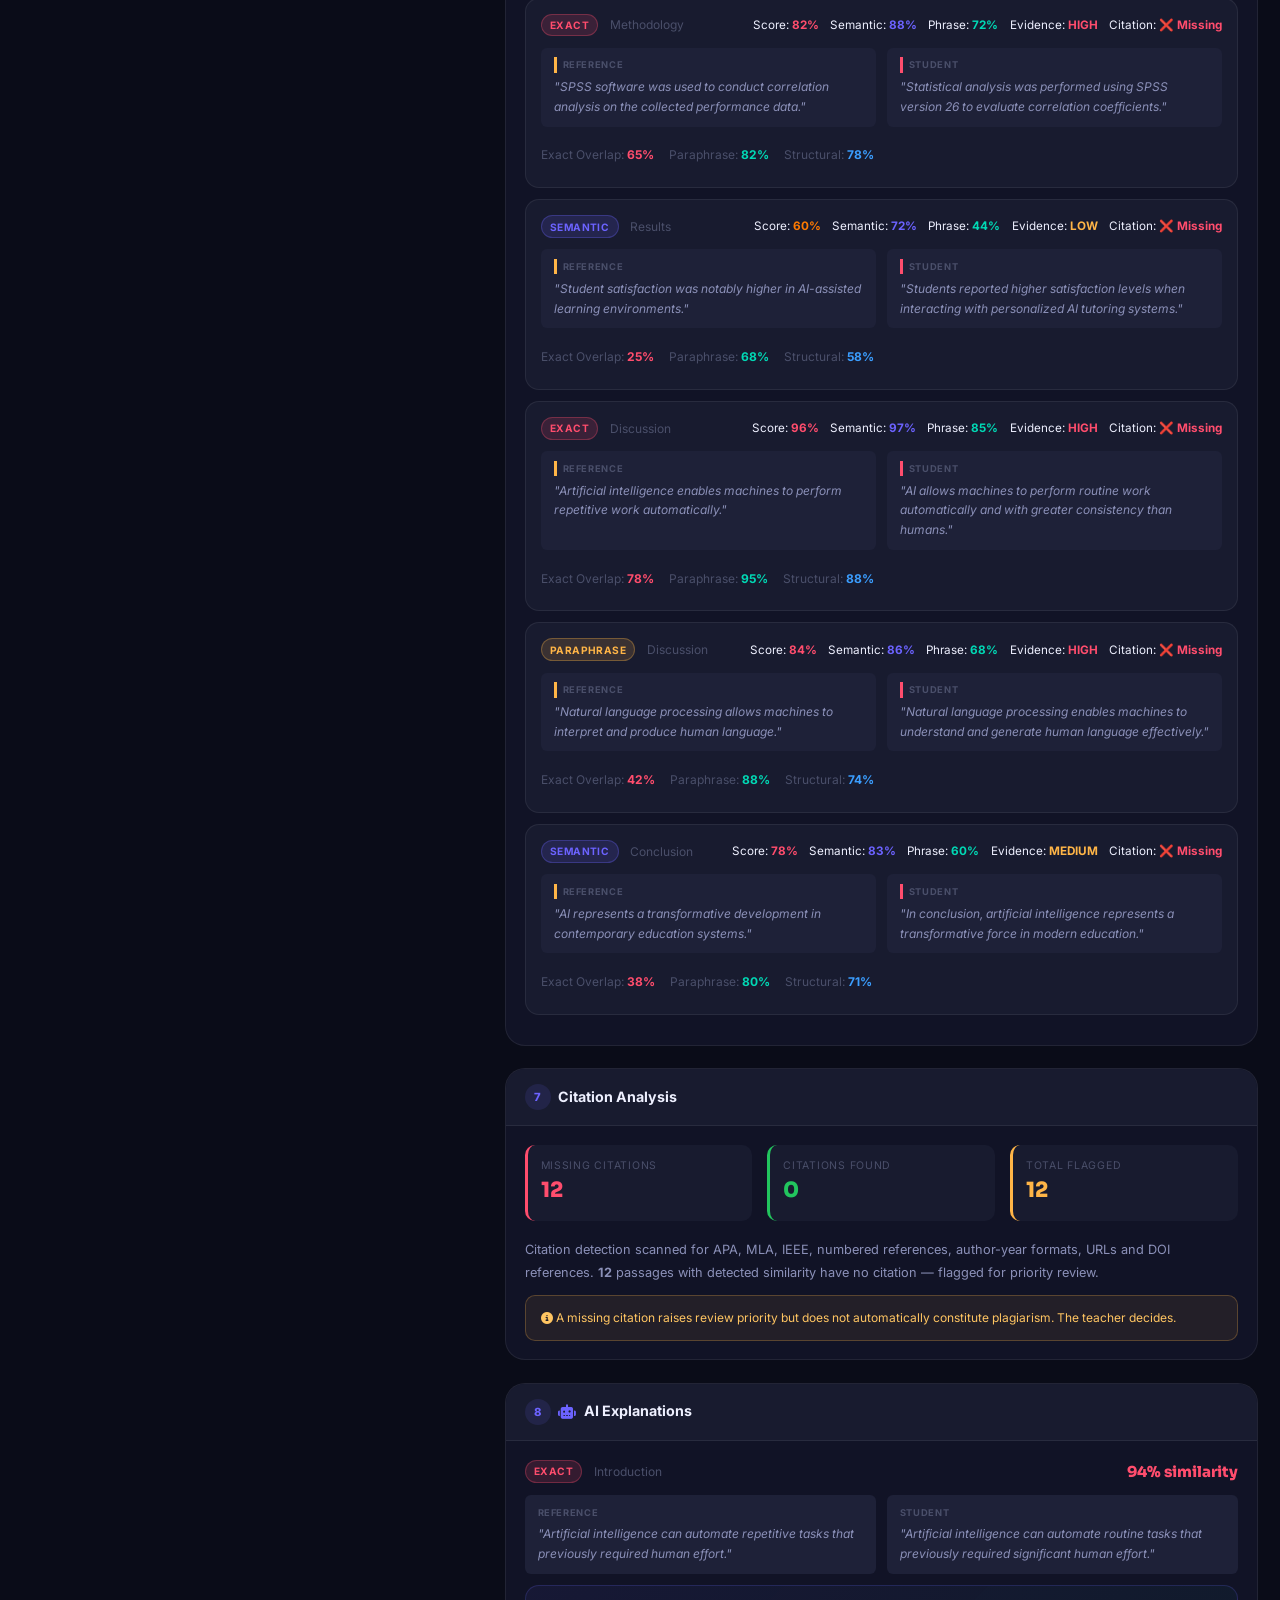
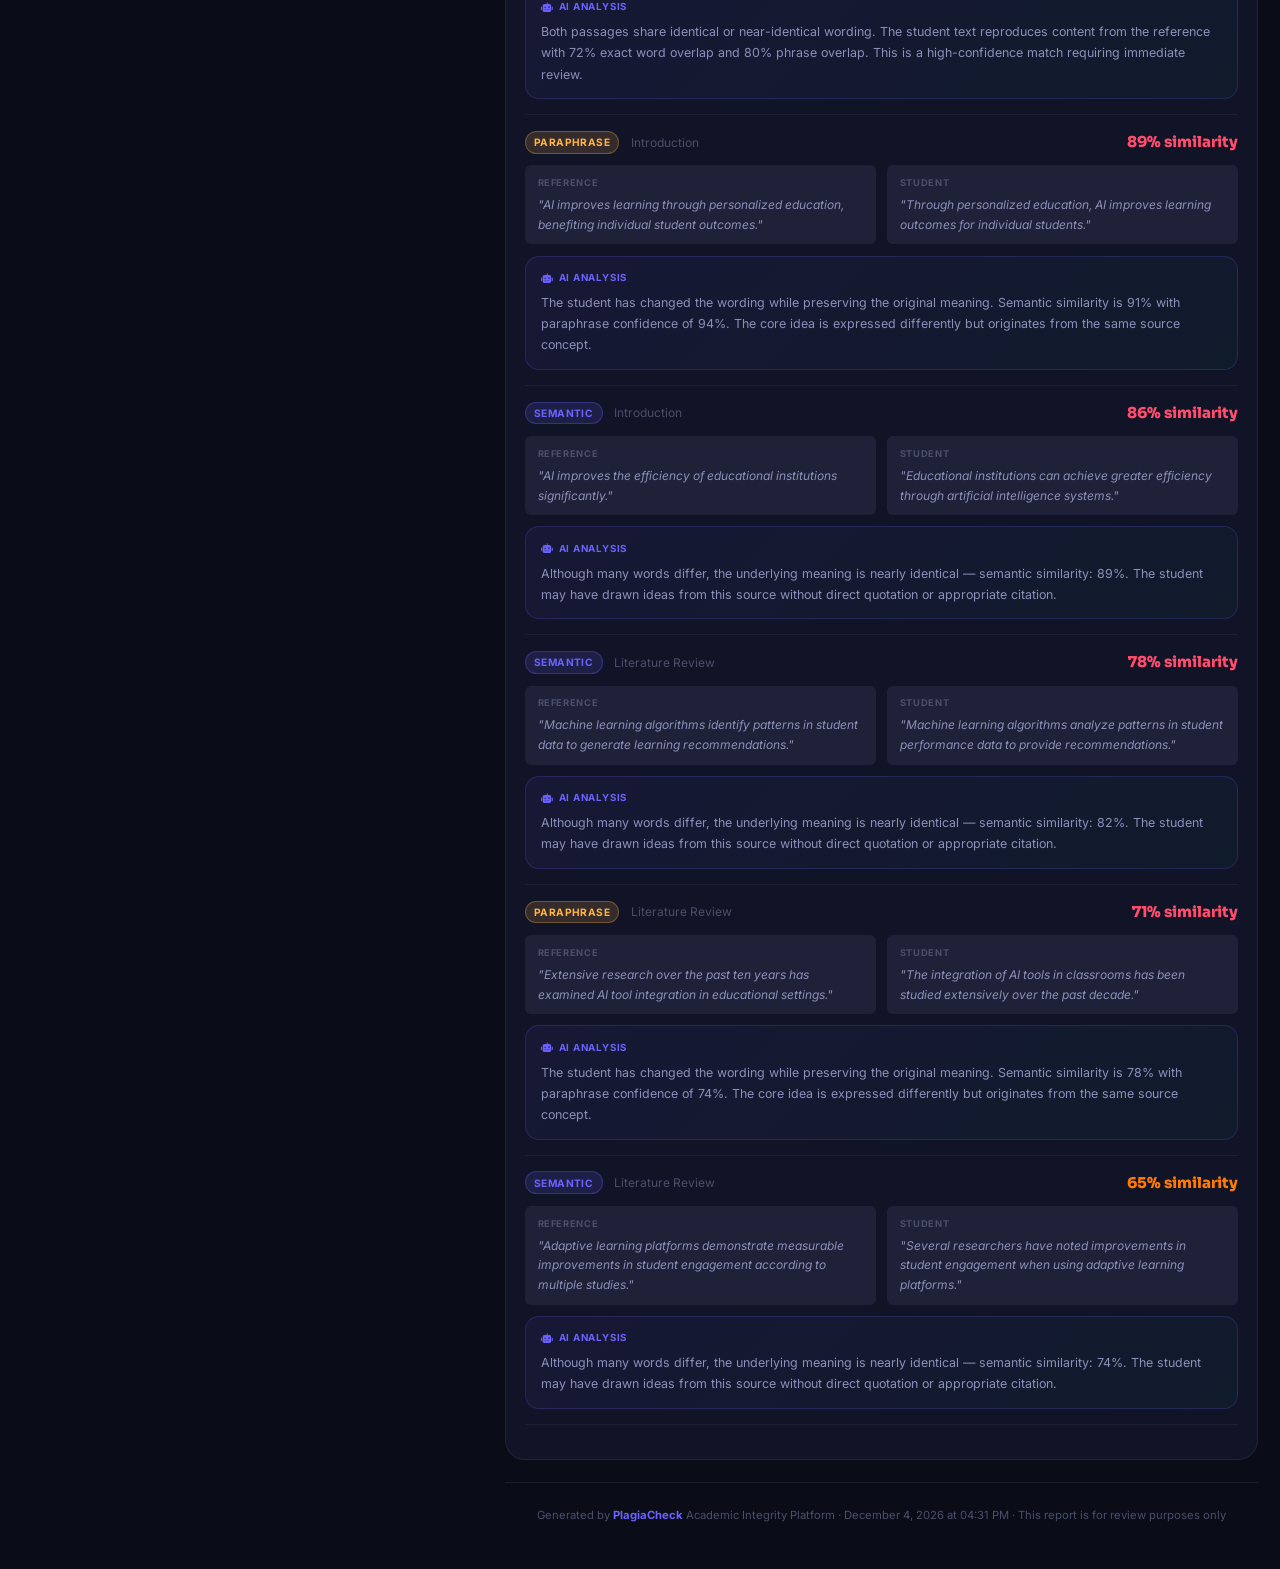
<file: src/main/resources/static/report.html>
<!DOCTYPE html>
<html lang="en">
<head>
<meta charset="UTF-8"/><meta name="viewport" content="width=device-width,initial-scale=1.0"/>
<title>Plagiarism Report — PlagiaCheck</title>
<link rel="stylesheet" href="css/advanced.css"/>
<link rel="stylesheet" href="https://cdnjs.cloudflare.com/ajax/libs/font-awesome/6.5.0/css/all.min.css"/>
<style>
/* ── Screen layout ─────────────────────── */
.report-layout { display: grid; grid-template-columns: 200px 1fr; gap: 1.5rem; max-width: 1200px; margin: 0 auto; }
.report-toc-sticky { position: sticky; top: 80px; align-self: start; }
.toc-panel { background: var(--bg-card); border: 1px solid var(--border); border-radius: var(--r-lg); overflow: hidden; }
.toc-hdr { padding: .85rem 1rem; background: var(--bg-card2); border-bottom: 1px solid var(--border); font-weight: 700; font-size: .85rem; display: flex; align-items: center; gap: .5rem; }
.toc-link { display: flex; align-items: center; gap: .5rem; padding: .5rem .85rem; font-size: .79rem; color: var(--text-secondary); cursor: pointer; transition: var(--t-base); border-left: 3px solid transparent; }
.toc-link:hover, .toc-link.active { background: var(--primary-light); color: var(--primary); border-left-color: var(--primary); }
.toc-num { font-size: .65rem; color: var(--text-muted); min-width: 18px; font-weight: 700; }
/* ── Report Header Card ─────────────────── */
.report-hero { background: linear-gradient(135deg, rgba(108,99,255,.18), rgba(0,217,181,.07)); border: 1px solid rgba(108,99,255,.3); border-radius: var(--r-xl); padding: 2rem 2.5rem; margin-bottom: 1.5rem; position: relative; overflow: hidden; }
.report-hero::after { content: 'PLAGIARISM REPORT'; position: absolute; right: -20px; top: 50%; transform: translateY(-50%); font-size: 8rem; font-weight: 900; color: rgba(255,255,255,.025); font-family: 'Sora',sans-serif; white-space: nowrap; pointer-events: none; }
.report-hero-grid { display: flex; align-items: center; gap: 2rem; flex-wrap: wrap; }
.score-donut { position: relative; display: inline-flex; align-items: center; justify-content: center; flex-shrink: 0; }
.score-donut-text { position: absolute; text-align: center; }
.score-donut-val { font-family: 'Sora',sans-serif; font-size: 1.5rem; font-weight: 800; line-height: 1; }
.score-donut-lbl { font-size: .65rem; color: var(--text-muted); }
/* ── Section dividers ───────────────────── */
.report-sec { scroll-margin-top: 80px; margin-bottom: 1.5rem; }
.report-sec-title { font-family: 'Sora',sans-serif; font-size: 1rem; font-weight: 800; padding-bottom: .6rem; border-bottom: 1px solid var(--border); margin-bottom: 1rem; display: flex; align-items: center; gap: .6rem; }
.report-sec-num { width: 26px; height: 26px; border-radius: 50%; background: var(--primary-light); color: var(--primary); font-size: .75rem; font-weight: 800; display: flex; align-items: center; justify-content: center; flex-shrink: 0; }
/* ── Action bar ─────────────────────────── */
.action-bar { display: flex; gap: .75rem; flex-wrap: wrap; margin-bottom: 1.5rem; padding: 1rem 1.25rem; background: var(--bg-card); border: 1px solid var(--border); border-radius: var(--r-lg); align-items: center; }
.action-bar-title { font-weight: 700; font-size: .9rem; flex: 1; min-width: 140px; }
/* ── Match evidence card ────────────────── */
.ev-card { background: var(--bg-card2); border: 1px solid var(--border); border-radius: var(--r-md); padding: 1rem; margin-bottom: .75rem; transition: var(--t-base); }
.ev-card:hover { border-color: var(--border-hl); }
.ev-text-pair { display: grid; grid-template-columns: 1fr 1fr; gap: .75rem; margin: .75rem 0; }
.ev-quote { background: var(--bg-card3); border-radius: var(--r-xs); padding: .65rem .85rem; font-size: .8rem; font-style: italic; color: var(--text-secondary); line-height: 1.65; }
.ev-quote-label { font-size: .62rem; font-weight: 700; text-transform: uppercase; letter-spacing: .07em; color: var(--text-muted); margin-bottom: .3rem; font-style: normal; }
/* ── Score metrics inline ───────────────── */
.score-inline-row { display: flex; gap: 1rem; flex-wrap: wrap; font-size: .8rem; padding: .5rem 0; }
.score-inline-item .si-label { color: var(--text-muted); }
.score-inline-item .si-val   { font-weight: 700; }
/* ── Print ──────────────────────────────── */
@media print {
  .adv-sidebar, .adv-topbar, .action-bar, .float-chat-btn, .float-chat-panel,
  .report-toc-sticky, #toastContainer { display: none !important; }
  .report-layout { display: block !important; }
  .page-body { padding: 0 !important; }
  body { background: white !important; color: #111 !important; font-size: 11pt; }
  .report-hero { background: #f0f4ff !important; border-color: #c0c0e0 !important; }
  .panel, .ev-card, .report-sec { border-color: #ddd !important; background: white !important; }
  .panel-title, .report-sec-title, .kpi-label, .ni-title, .ai-name { color: #000 !important; }
  .panel-body, .rm-value, .kpi-value, .ev-quote, .layer-name { color: #333 !important; background: #f8f8f8 !important; }
  .match-chip { border: 1px solid #999 !important; color: #333 !important; background: #f0f0f0 !important; }
  .ai-explanation { background: #f5f5ff !important; border-color: #c0c0e0 !important; color: #333 !important; }
  .score-donut-val, .section-pct { color: #333 !important; }
  a { color: #2244aa !important; }
  .report-hero::after { display: none; }
}
</style>
</head>
<body>
<div class="app-shell">
<!-- Sidebar -->
<aside class="adv-sidebar">
  <div class="sidebar-brand"><div class="brand-logo">P</div><div><div class="brand-text">PlagiaCheck</div><div class="brand-sub">Academic Integrity AI</div></div></div>
  <div class="nav-section">
    <div class="nav-section-label">Analysis</div>
    <a href="advanced-dashboard.html" class="nav-item"><span class="nav-icon"><i class="fa-solid fa-gauge-high"></i></span><span>Overview</span></a>
    <a href="comparison.html" class="nav-item"><span class="nav-icon"><i class="fa-solid fa-code-compare"></i></span><span>Document Comparison</span></a>
    <a href="word-analysis.html" class="nav-item"><span class="nav-icon"><i class="fa-solid fa-spell-check"></i></span><span>Word Analysis</span></a>
    <a href="visualization.html" class="nav-item"><span class="nav-icon"><i class="fa-solid fa-cube"></i></span><span>3D Visualization</span></a>
  </div>
  <div class="nav-section">
    <div class="nav-section-label">Intelligence</div>
    <a href="ai-assistant.html" class="nav-item"><span class="nav-icon"><i class="fa-solid fa-robot"></i></span><span>AI Assistant</span></a>
    <a href="teacher-review.html" class="nav-item"><span class="nav-icon"><i class="fa-solid fa-user-check"></i></span><span>Teacher Review</span></a>
    <a href="report.html" class="nav-item active"><span class="nav-icon"><i class="fa-solid fa-file-lines"></i></span><span>Reports</span></a>
  </div>
  <div class="nav-section">
    <a href="advanced-dashboard.html" class="nav-item"><span class="nav-icon"><i class="fa-solid fa-arrow-left"></i></span><span>Back</span></a>
    <a href="#" class="nav-item logout-btn"><span class="nav-icon"><i class="fa-solid fa-right-from-bracket"></i></span><span>Logout</span></a>
  </div>
  <div class="sidebar-bottom"><div class="ai-status"><div class="ai-pulse"></div><div><div style="font-size:.8rem;font-weight:600">PlagiGuard AI</div><div style="font-size:.68rem;color:var(--text-muted)">Active</div></div></div></div>
</aside>

<div class="page-content">
  <div class="adv-topbar">
    <div class="topbar-left"><div class="breadcrumb"><a href="advanced-dashboard.html">Overview</a><span class="sep">/</span><span class="crumb-active">Report</span></div></div>
    <div class="topbar-right">
      <div class="topbar-user-chip">
        <div class="topbar-avatar" id="topbarAvatar">U</div>
        <span id="topbarUserName">User</span>
      </div>
    </div>
  </div>

  <div class="page-body">

    <!-- Action bar -->
    <div class="action-bar">
      <div class="action-bar-title"><i class="fa-solid fa-file-lines" style="color:var(--primary)"></i> Plagiarism Report</div>
      <button class="btn btn-outline btn-sm" onclick="exportJSON()"><i class="fa-solid fa-file-code"></i> Export JSON</button>
      <button class="btn btn-outline btn-sm" onclick="copyReport()"><i class="fa-solid fa-copy"></i> Copy Text</button>
      <button class="btn btn-outline btn-sm" onclick="printReport()"><i class="fa-solid fa-print"></i> Print</button>
      <button class="btn btn-primary" onclick="downloadPDF()"><i class="fa-solid fa-file-pdf"></i> Download PDF</button>
    </div>

    <div class="report-layout">
      <!-- TOC -->
      <div class="report-toc-sticky">
        <div class="toc-panel">
          <div class="toc-hdr"><i class="fa-solid fa-list" style="color:var(--primary)"></i> Contents</div>
          <div id="tocLinks"></div>
        </div>
        <div style="margin-top:1rem">
          <button class="btn btn-accent btn-sm btn-full" onclick="window.location='ai-assistant.html'">
            <i class="fa-solid fa-robot"></i> Ask AI
          </button>
        </div>
      </div>

      <!-- Report body -->
      <div id="reportBody">

        <!-- Hero -->
        <div class="report-hero" id="sec-hero">
          <div class="report-hero-grid">
            <div class="score-donut">
              <svg id="donutSvg" width="140" height="140" viewBox="0 0 140 140">
                <circle cx="70" cy="70" r="54" fill="none" stroke="rgba(255,255,255,.06)" stroke-width="16"/>
                <circle cx="70" cy="70" r="54" fill="none" stroke="url(#dr)" stroke-width="16"
                  stroke-linecap="round" id="donutArc"
                  stroke-dasharray="339" stroke-dashoffset="339"
                  transform="rotate(-90 70 70)"/>
                <defs><linearGradient id="dr" x1="0%" y1="0%" x2="100%" y2="0%">
                  <stop offset="0%" style="stop-color:#FF7A00"/><stop offset="100%" style="stop-color:#FF4D6D"/>
                </linearGradient></defs>
              </svg>
              <div class="score-donut-text">
                <div class="score-donut-val" id="donutVal" style="color:var(--risk-high)">—</div>
                <div class="score-donut-lbl">Similarity</div>
              </div>
            </div>
            <div style="flex:1;min-width:220px">
              <div style="font-size:.7rem;font-weight:700;letter-spacing:.12em;text-transform:uppercase;color:var(--primary);margin-bottom:.4rem">Academic Integrity Report</div>
              <div style="font-family:'Sora',sans-serif;font-size:1.3rem;font-weight:800;line-height:1.3;margin-bottom:.85rem" id="heroTitle">—</div>
              <div id="heroMeta" style="display:flex;flex-wrap:wrap;gap:.75rem;font-size:.8rem;color:var(--text-secondary)"></div>
              <div style="margin-top:1rem;display:flex;gap:.75rem;flex-wrap:wrap" id="heroScores"></div>
            </div>
          </div>
          <div style="margin-top:1.25rem;padding:.85rem 1rem;background:rgba(255,181,71,.08);border:1px solid rgba(255,181,71,.25);border-radius:var(--r-sm);font-size:.8rem;color:#ffc562">
            <i class="fa-solid fa-triangle-exclamation"></i>
            <strong>Important:</strong> Similarity scores do not constitute plagiarism. All matches require teacher review before any academic integrity determination is made.
          </div>
        </div>

        <!-- 1. Executive Summary -->
        <div class="report-sec panel" id="sec-1">
          <div class="panel-header"><div class="panel-title"><div class="report-sec-num">1</div> Executive Summary</div></div>
          <div class="panel-body" id="execSummary"></div>
        </div>

        <!-- 2. Score Breakdown -->
        <div class="report-sec panel" id="sec-2">
          <div class="panel-header"><div class="panel-title"><div class="report-sec-num">2</div> Similarity & Originality Scores</div></div>
          <div class="panel-body">
            <div class="kpi-grid" id="scoreKPIs"></div>
          </div>
        </div>

        <!-- 3. Section Analysis -->
        <div class="report-sec panel" id="sec-3">
          <div class="panel-header"><div class="panel-title"><div class="report-sec-num">3</div> Section Analysis</div></div>
          <div class="panel-body" id="sectionTable"></div>
        </div>

        <!-- 4. Source Attribution -->
        <div class="report-sec panel" id="sec-4">
          <div class="panel-header"><div class="panel-title"><div class="report-sec-num">4</div> Source Attribution</div></div>
          <div class="panel-body" id="sourceAttrib"></div>
        </div>

        <!-- 5. Detection Layers -->
        <div class="report-sec panel" id="sec-5">
          <div class="panel-header"><div class="panel-title"><div class="report-sec-num">5</div> Multi-Level Detection Results</div></div>
          <div class="panel-body"><div class="layers-grid" id="layersGrid"></div></div>
        </div>

        <!-- 6. Match Evidence -->
        <div class="report-sec panel" id="sec-6">
          <div class="panel-header">
            <div class="panel-title"><div class="report-sec-num">6</div> Match Evidence</div>
            <div class="panel-actions">
              <select class="filter-select" id="matchFilter" onchange="renderMatches(this.value)">
                <option value="">All Matches</option>
                <option>EXACT</option><option>SEMANTIC</option><option>PARAPHRASE</option><option>STRUCTURAL</option>
              </select>
            </div>
          </div>
          <div class="panel-body" id="matchEvidence"></div>
        </div>

        <!-- 7. Citation Analysis -->
        <div class="report-sec panel" id="sec-7">
          <div class="panel-header"><div class="panel-title"><div class="report-sec-num">7</div> Citation Analysis</div></div>
          <div class="panel-body" id="citationSection"></div>
        </div>

        <!-- 8. AI Explanations -->
        <div class="report-sec panel" id="sec-8">
          <div class="panel-header"><div class="panel-title"><div class="report-sec-num">8</div><i class="fa-solid fa-robot" style="color:var(--primary)"></i> AI Explanations</div></div>
          <div class="panel-body" id="aiExplanations"></div>
        </div>

        <!-- Footer -->
        <div style="text-align:center;padding:1.5rem;color:var(--text-muted);font-size:.75rem;border-top:1px solid var(--border)">
          Generated by <strong style="color:var(--primary)">PlagiaCheck</strong> Academic Integrity Platform ·
          <span id="reportDateFooter"></span> ·
          This report is for review purposes only
        </div>
      </div>
    </div><!-- /report-layout -->
  </div><!-- /page-body -->
</div><!-- /page-content -->
</div><!-- /app-shell -->

<!-- Floating Chat -->
<button class="float-chat-btn" id="floatChatBtn">🤖<span class="notif">!</span></button>
<div class="float-chat-panel" id="floatChatPanel">
  <div class="chat-container">
    <div class="chat-header">
      <div class="chat-avatar">🤖</div>
      <div><div class="chat-name">PlagiGuard AI</div>
        <div class="chat-status"><div style="width:6px;height:6px;border-radius:50%;background:var(--accent)"></div>Online</div>
      </div>
    </div>
    <div class="chat-messages" id="floatMessages"></div>
    <div class="chat-prompts">
      <span class="prompt-chip">[Summary]</span>
      <span class="prompt-chip">[Top sources]</span>
      <span class="prompt-chip">[Why flagged?]</span>
    </div>
    <div class="chat-input-row">
      <textarea class="chat-input" rows="1" placeholder="Ask about the report…"></textarea>
      <button class="btn btn-primary chat-send-btn" style="padding:.55rem .8rem"><i class="fa-solid fa-paper-plane"></i></button>
    </div>
  </div>
</div>
<div class="toast-container" id="toastContainer"></div>
<script src="js/engine.js"></script>
<script>
document.addEventListener('DOMContentLoaded', () => {
  initAdvNav();
  initFloatingChat();
  buildReport();
  animateDonut();
  setupTOCScroll();
});

/* ── Build Report ──────────────────────────────────────────── */
function buildReport() {
  const k = MOCK_DATA.kpi;
  const now = new Date();
  document.getElementById('reportDateFooter').textContent =
    now.toLocaleDateString('en-US', { year:'numeric', month:'long', day:'numeric', hour:'2-digit', minute:'2-digit' });

  // Hero
  document.getElementById('donutVal').textContent = k.overallSimilarity + '%';
  document.getElementById('donutVal').style.color = scoreColor(k.overallSimilarity);
  document.getElementById('heroTitle').textContent = MOCK_DATA.student.title;
  document.getElementById('heroMeta').innerHTML = [
    ['<i class="fa-solid fa-file"></i>', 'Student: ' + MOCK_DATA.student.filename],
    ['<i class="fa-solid fa-book"></i>', 'Reference: ' + MOCK_DATA.reference.filename],
    ['<i class="fa-solid fa-calendar"></i>', now.toLocaleDateString()],
    ['<i class="fa-solid fa-clock"></i>', fmtMs(k.processingTimeMs)],
    ['<i class="fa-solid fa-shield"></i>', 'Confidence: ' + k.confidenceScore + '%'],
  ].map(([ico,txt]) => `<span>${ico} ${txt}</span>`).join('');
  document.getElementById('heroScores').innerHTML = [
    [k.overallSimilarity+'%',   'Overall Similarity',  scoreColor(k.overallSimilarity)],
    [k.originalityEstimate+'%', 'Originality Est.',    'var(--risk-low)'],
    [k.highConfidenceMatches,   'High-Confidence',     'var(--danger)'],
    [k.citationIssues,          'Missing Citations',   'var(--risk-high)'],
  ].map(([v,l,c]) => `<div style="background:var(--bg-card2);border:1px solid var(--border);border-radius:var(--r-sm);padding:.5rem .85rem;text-align:center">
    <div style="font-family:'Sora',sans-serif;font-size:1.2rem;font-weight:800;color:${c}">${v}</div>
    <div style="font-size:.67rem;color:var(--text-muted);margin-top:2px">${l}</div>
  </div>`).join('');

  // TOC
  const sections = [
    'Executive Summary','Similarity & Originality','Section Analysis',
    'Source Attribution','Detection Layers','Match Evidence','Citation Analysis','AI Explanations'
  ];
  document.getElementById('tocLinks').innerHTML = sections.map((t,i) => `
    <div class="toc-link" onclick="scrollToSec(${i+1})">
      <span class="toc-num">${i+1}</span><span>${t}</span>
    </div>`).join('');

  // 1. Exec Summary
  document.getElementById('execSummary').innerHTML = `
    <p style="font-size:.88rem;line-height:1.85;color:var(--text-secondary)">
      The document <em>"${escHtml(MOCK_DATA.student.title)}"</em> was analyzed against
      <em>"${escHtml(MOCK_DATA.reference.title)}"</em> using PlagiaCheck's 9-layer AI detection engine,
      which examined ${k.sentencesAnalyzed} sentences across character, word, phrase, sentence, semantic,
      paraphrase, paragraph, section, and document levels.
    </p>
    <p style="font-size:.88rem;line-height:1.85;color:var(--text-secondary);margin-top:.85rem">
      The overall similarity score is <strong style="color:${scoreColor(k.overallSimilarity)}">${k.overallSimilarity}%</strong>
      with an originality estimate of <strong style="color:var(--risk-low)">${k.originalityEstimate}%</strong>.
      A total of <strong>${MOCK_DATA.matches.length}</strong> potentially similar passages were detected,
      of which <strong>${k.highConfidenceMatches}</strong> are classified as high-confidence matches.
      <strong>${k.citationIssues}</strong> passages have no detected citation.
    </p>
    <div style="background:rgba(108,99,255,.08);border:1px solid rgba(108,99,255,.2);border-radius:var(--r-sm);padding:.85rem 1rem;margin-top:1rem;font-size:.82rem;color:var(--text-secondary)">
      <i class="fa-solid fa-robot" style="color:var(--primary)"></i>
      <strong style="color:var(--primary)">AI Summary:</strong>
      ${getAIResponse('Give me a summary of the plagiarism findings', null).replace(/\*\*(.+?)\*\*/g,'<strong>$1</strong>').replace(/\n/g,'<br>')}
    </div>`;

  // 2. Score KPIs
  const kpiData = [
    { label:'Overall Similarity',     val:k.overallSimilarity+'%',         color:scoreColor(k.overallSimilarity), icon:'🎯' },
    { label:'Originality Estimate',   val:k.originalityEstimate+'%',       color:'var(--risk-low)',               icon:'✨' },
    { label:'High-Confidence Matches',val:k.highConfidenceMatches,         color:'var(--danger)',                 icon:'🔴' },
    { label:'Semantic Matches',       val:k.semanticMatches,               color:'var(--primary)',                icon:'🧠' },
    { label:'Exact Word Matches',     val:k.exactWordMatches,              color:'var(--risk-critical)',          icon:'🔤' },
    { label:'Paraphrased Sentences',  val:k.paraphrasedSentences,         color:'var(--warning)',                icon:'🔄' },
    { label:'Sources Detected',       val:k.sourcesDetected,              color:'var(--info)',                   icon:'📚' },
    { label:'Missing Citations',      val:k.citationIssues,               color:'var(--risk-high)',              icon:'⚠️' },
  ];
  document.getElementById('scoreKPIs').innerHTML = kpiData.map(d => `
    <div class="kpi-card" style="--kpi-color:${d.color}">
      <div class="kpi-label">${d.label}</div>
      <div class="kpi-value" style="color:${d.color}">${d.val}</div>
      <div class="kpi-icon">${d.icon}</div>
    </div>`).join('');

  // 3. Section Analysis
  document.getElementById('sectionTable').innerHTML = `
    <div style="overflow-x:auto">
    <table style="width:100%;border-collapse:collapse">
      <thead><tr style="background:var(--bg-card2)">${['Section','Similarity','Matches','Sentences','Risk Level','Action'].map(h=>`
        <th style="padding:.65rem 1rem;text-align:left;font-size:.7rem;font-weight:700;letter-spacing:.06em;text-transform:uppercase;color:var(--text-muted);border-bottom:1px solid var(--border)">${h}</th>`).join('')}</tr></thead>
      <tbody>${MOCK_DATA.sections.map(s=>`
        <tr style="border-bottom:1px solid rgba(255,255,255,.04);transition:background .15s" onmouseover="this.style.background='rgba(108,99,255,.04)'" onmouseout="this.style.background=''">
          <td style="padding:.75rem 1rem;font-weight:600">${s.name}</td>
          <td style="padding:.75rem 1rem">
            <div class="flex-gap" style="gap:.6rem">
              <span style="font-family:'Sora',sans-serif;font-weight:800;color:${scoreColor(s.score)}">${s.score}%</span>
              <div style="width:80px;height:5px;background:rgba(255,255,255,.05);border-radius:3px;overflow:hidden">
                <div style="height:100%;background:${scoreColor(s.score)};width:${s.score}%"></div>
              </div>
            </div>
          </td>
          <td style="padding:.75rem 1rem;color:var(--text-secondary)">${s.matches}</td>
          <td style="padding:.75rem 1rem;color:var(--text-secondary)">${s.sentences}</td>
          <td style="padding:.75rem 1rem">${riskBadge(s.score>=70?'CRITICAL':s.score>=50?'HIGH':s.score>=25?'MEDIUM':'LOW')}</td>
          <td style="padding:.75rem 1rem">
            <a href="comparison.html?section=${encodeURIComponent(s.name)}" class="btn btn-outline btn-sm">
              <i class="fa-solid fa-arrow-right"></i>
            </a>
          </td>
        </tr>`).join('')}
      </tbody>
    </table></div>`;

  // 4. Sources
  document.getElementById('sourceAttrib').innerHTML = MOCK_DATA.sources.map((s,i) => `
    <div style="display:flex;align-items:center;gap:1rem;padding:.9rem 0;border-bottom:1px solid rgba(255,255,255,.04)">
      <span style="font-family:'Sora',sans-serif;font-size:1.1rem;font-weight:800;color:var(--text-muted);min-width:28px">#${i+1}</span>
      <div style="flex:1;min-width:0">
        <div style="font-weight:600;white-space:nowrap;overflow:hidden;text-overflow:ellipsis">${escHtml(s.title)}</div>
        <a href="${escHtml(s.url)}" target="_blank" rel="noopener" style="font-size:.72rem;color:var(--primary)">${escHtml(s.url)}</a>
      </div>
      <div style="min-width:140px">
        <div style="height:6px;background:rgba(255,255,255,.05);border-radius:3px;overflow:hidden">
          <div style="height:100%;background:${scoreColor(s.pct)};width:${s.pct*2}%;transition:width .8s ease"></div>
        </div>
        <div style="font-size:.7rem;color:var(--text-muted);margin-top:3px">${s.matchCount} matching passages</div>
      </div>
      <div style="font-family:'Sora',sans-serif;font-size:1.15rem;font-weight:800;color:${scoreColor(s.pct)};min-width:48px;text-align:right">${s.pct}%</div>
    </div>`).join('');

  // 5. Layers
  const layerColors = ['#3B9EFF','#6C63FF','#00D9B5','#FFB547','#FF7A00','#FF4D6D','#FFB547','#FF7A00','#FF4D6D'];
  document.getElementById('layersGrid').innerHTML = MOCK_DATA.layers.map((l,i) => `
    <div class="layer-row">
      <div class="layer-num">${l.level}</div>
      <div class="layer-name">${l.name} Similarity</div>
      <div class="layer-bar-wrap">
        <div class="layer-bar">
          <div class="layer-fill" style="background:${layerColors[i]};width:${l.score}%"></div>
        </div>
      </div>
      <div class="layer-pct" style="color:${layerColors[i]}">${l.score}%</div>
    </div>`).join('');

  // 6. Match Evidence (all matches by default)
  renderMatches('');

  // 7. Citation Analysis
  const missing = MOCK_DATA.matches.filter(m => !m.citation).length;
  const found   = MOCK_DATA.matches.filter(m =>  m.citation).length;
  document.getElementById('citationSection').innerHTML = `
    <div style="display:grid;grid-template-columns:repeat(3,1fr);gap:1rem;margin-bottom:1.25rem">
      <div class="report-metric" style="border-left-color:var(--danger)">
        <div class="rm-label">Missing Citations</div>
        <div class="rm-value" style="color:var(--danger)">${missing}</div>
      </div>
      <div class="report-metric" style="border-left-color:var(--success)">
        <div class="rm-label">Citations Found</div>
        <div class="rm-value" style="color:var(--success)">${found}</div>
      </div>
      <div class="report-metric" style="border-left-color:var(--warning)">
        <div class="rm-label">Total Flagged</div>
        <div class="rm-value" style="color:var(--warning)">${MOCK_DATA.matches.length}</div>
      </div>
    </div>
    <p style="font-size:.85rem;color:var(--text-secondary);line-height:1.75;margin-bottom:.75rem">
      Citation detection scanned for APA, MLA, IEEE, numbered references, author-year formats, URLs and DOI references.
      <strong>${missing}</strong> passages with detected similarity have no citation — flagged for priority review.
    </p>
    <div style="background:rgba(255,181,71,.08);border:1px solid rgba(255,181,71,.25);border-radius:var(--r-sm);padding:.8rem 1rem;font-size:.8rem;color:#ffc562">
      <i class="fa-solid fa-circle-info"></i>
      A missing citation raises review priority but does not automatically constitute plagiarism. The teacher decides.
    </div>`;

  // 8. AI Explanations
  document.getElementById('aiExplanations').innerHTML = MOCK_DATA.matches.slice(0,6).map(m => {
    const s = MOCK_DATA.student.sentences.find(x=>x.id===m.studentId);
    const r = MOCK_DATA.reference.sentences.find(x=>x.id===m.refId);
    return `<div style="margin-bottom:1rem;padding-bottom:1rem;border-bottom:1px solid rgba(255,255,255,.05)">
      <div class="flex-gap" style="margin-bottom:.6rem;flex-wrap:wrap">
        ${matchChip(m.type)}
        <span style="font-size:.8rem;color:var(--text-muted)">${s?.section}</span>
        <span style="margin-left:auto;font-family:'Sora',sans-serif;font-weight:800;color:${scoreColor(m.score)}">${m.score}% similarity</span>
      </div>
      <div class="ev-text-pair">
        <div class="ev-quote"><div class="ev-quote-label">Reference</div>"${escHtml(r?.text||'—')}"</div>
        <div class="ev-quote"><div class="ev-quote-label">Student</div>"${escHtml(s?.text||'—')}"</div>
      </div>
      <div class="ai-explanation">
        <div class="ai-tag"><i class="fa-solid fa-robot"></i> AI Analysis</div>
        ${escHtml(AI_EXPLANATIONS[m.type]?.(m)||'—')}
      </div>
    </div>`;
  }).join('');
}

function renderMatches(type) {
  const filtered = type ? MOCK_DATA.matches.filter(m=>m.type===type) : MOCK_DATA.matches;
  document.getElementById('matchEvidence').innerHTML = filtered.map(m => {
    const s = MOCK_DATA.student.sentences.find(x=>x.id===m.studentId);
    const r = MOCK_DATA.reference.sentences.find(x=>x.id===m.refId);
    return `<div class="ev-card">
      <div class="flex-gap" style="flex-wrap:wrap;margin-bottom:.75rem">
        ${matchChip(m.type)}
        <span style="font-size:.8rem;color:var(--text-muted)">${s?.section}</span>
        <div style="margin-left:auto;display:flex;gap:.75rem;font-size:.78rem;flex-wrap:wrap">
          <span>Score: <strong style="color:${scoreColor(m.score)}">${m.score}%</strong></span>
          <span>Semantic: <strong style="color:var(--primary)">${m.semanticSim}%</strong></span>
          <span>Phrase: <strong style="color:var(--accent)">${m.phraseOverlap}%</strong></span>
          <span>Evidence: <strong style="color:${m.evidenceStrength==='HIGH'?'var(--danger)':'var(--warning)'}">${m.evidenceStrength}</strong></span>
          <span>Citation: <strong style="color:${m.citation?'var(--success)':'var(--danger)'}">${m.citation?'✅ Found':'❌ Missing'}</strong></span>
        </div>
      </div>
      <div class="ev-text-pair">
        <div class="ev-quote"><div class="ev-quote-label" style="border-left:3px solid var(--warning);padding-left:.4rem">Reference</div>"${escHtml(r?.text||'—')}"</div>
        <div class="ev-quote"><div class="ev-quote-label" style="border-left:3px solid var(--danger);padding-left:.4rem">Student</div>"${escHtml(s?.text||'—')}"</div>
      </div>
      <div class="score-inline-row">
        ${[['Exact Overlap',m.exactOverlap+'%','var(--danger)'],['Paraphrase',m.paraphraseConf+'%','var(--accent)'],['Structural',m.structuralSim+'%','var(--info)']].map(([l,v,c])=>`
        <div class="score-inline-item"><span class="si-label">${l}:</span> <span class="si-val" style="color:${c}">${v}</span></div>`).join('')}
      </div>
    </div>`;
  }).join('') || '<div class="empty-state"><div class="empty-icon">✅</div><div class="empty-title">No matches in this filter</div></div>';
}

/* ── Donut animation ──────────────────── */
function animateDonut() {
  const arc  = document.getElementById('donutArc');
  const score = MOCK_DATA.kpi.overallSimilarity;
  if (!arc) return;
  setTimeout(() => {
    arc.style.transition = 'stroke-dashoffset 1.6s cubic-bezier(0.4,0,0.2,1)';
    arc.style.strokeDashoffset = String(339 - (339 * score / 100));
  }, 200);
}

/* ── TOC active on scroll ─────────────── */
function setupTOCScroll() {
  const observer = new IntersectionObserver(entries => {
    entries.forEach(e => {
      if (e.isIntersecting) {
        const num = e.target.id.replace('sec-','');
        document.querySelectorAll('.toc-link').forEach((l,i) => {
          l.classList.toggle('active', i === parseInt(num)-1);
        });
      }
    });
  }, { threshold: 0.3, rootMargin: '-80px 0px 0px 0px' });
  for (let i = 1; i <= 8; i++) {
    const el = document.getElementById('sec-'+i);
    if (el) observer.observe(el);
  }
}

function scrollToSec(n) {
  const el = document.getElementById('sec-'+n);
  if (el) el.scrollIntoView({ behavior: 'smooth', block: 'start' });
}

/* ── Export / Print / PDF ─────────────── */
function exportJSON() {
  const data = {
    report: { generatedAt: new Date().toISOString(), version: '1.0' },
    document: { title: MOCK_DATA.student.title, filename: MOCK_DATA.student.filename },
    reference: { title: MOCK_DATA.reference.title, filename: MOCK_DATA.reference.filename },
    kpi: MOCK_DATA.kpi,
    sections: MOCK_DATA.sections,
    sources: MOCK_DATA.sources,
    layers: MOCK_DATA.layers,
    matches: MOCK_DATA.matches.map(m => ({
      id: m.id, studentId: m.studentId, refId: m.refId,
      type: m.type, score: m.score, semanticSim: m.semanticSim,
      exactOverlap: m.exactOverlap, phraseOverlap: m.phraseOverlap,
      paraphraseConf: m.paraphraseConf, structuralSim: m.structuralSim,
      evidenceStrength: m.evidenceStrength, citation: m.citation
    }))
  };
  const blob = new Blob([JSON.stringify(data, null, 2)], { type: 'application/json' });
  const url  = URL.createObjectURL(blob);
  const a    = document.createElement('a');
  a.href = url; a.download = 'plagiarism_report_' + Date.now() + '.json';
  document.body.appendChild(a); a.click(); document.body.removeChild(a);
  URL.revokeObjectURL(url);
  toast('Report exported as JSON ✅', 'success');
}

function copyReport() {
  const lines = [
    `PLAGIARISM ANALYSIS REPORT`,
    `Generated: ${new Date().toLocaleString()}`,
    ``,
    `Document: ${MOCK_DATA.student.title}`,
    `Reference: ${MOCK_DATA.reference.title}`,
    ``,
    `SCORES:`,
    `  Overall Similarity: ${MOCK_DATA.kpi.overallSimilarity}%`,
    `  Originality: ${MOCK_DATA.kpi.originalityEstimate}%`,
    `  High-Confidence Matches: ${MOCK_DATA.kpi.highConfidenceMatches}`,
    `  Missing Citations: ${MOCK_DATA.kpi.citationIssues}`,
    ``,
    `SECTIONS:`,
    ...MOCK_DATA.sections.map(s => `  ${s.name}: ${s.score}% (${s.matches} matches)`),
    ``,
    `SOURCES:`,
    ...MOCK_DATA.sources.map(s => `  ${s.title}: ${s.pct}% (${s.matchCount} matches)`)
  ];
  navigator.clipboard.writeText(lines.join('\n'))
    .then(() => toast('Report text copied to clipboard ✅', 'success'))
    .catch(() => toast('Copy failed — try Export JSON instead', 'error'));
}

function printReport() {
  window.print();
}

function downloadPDF() {
  toast('Opening print dialog — choose "Save as PDF" as the destination printer.', 'info', 6000);
  setTimeout(() => window.print(), 800);
}
</script>
</body>
</html>
</file>
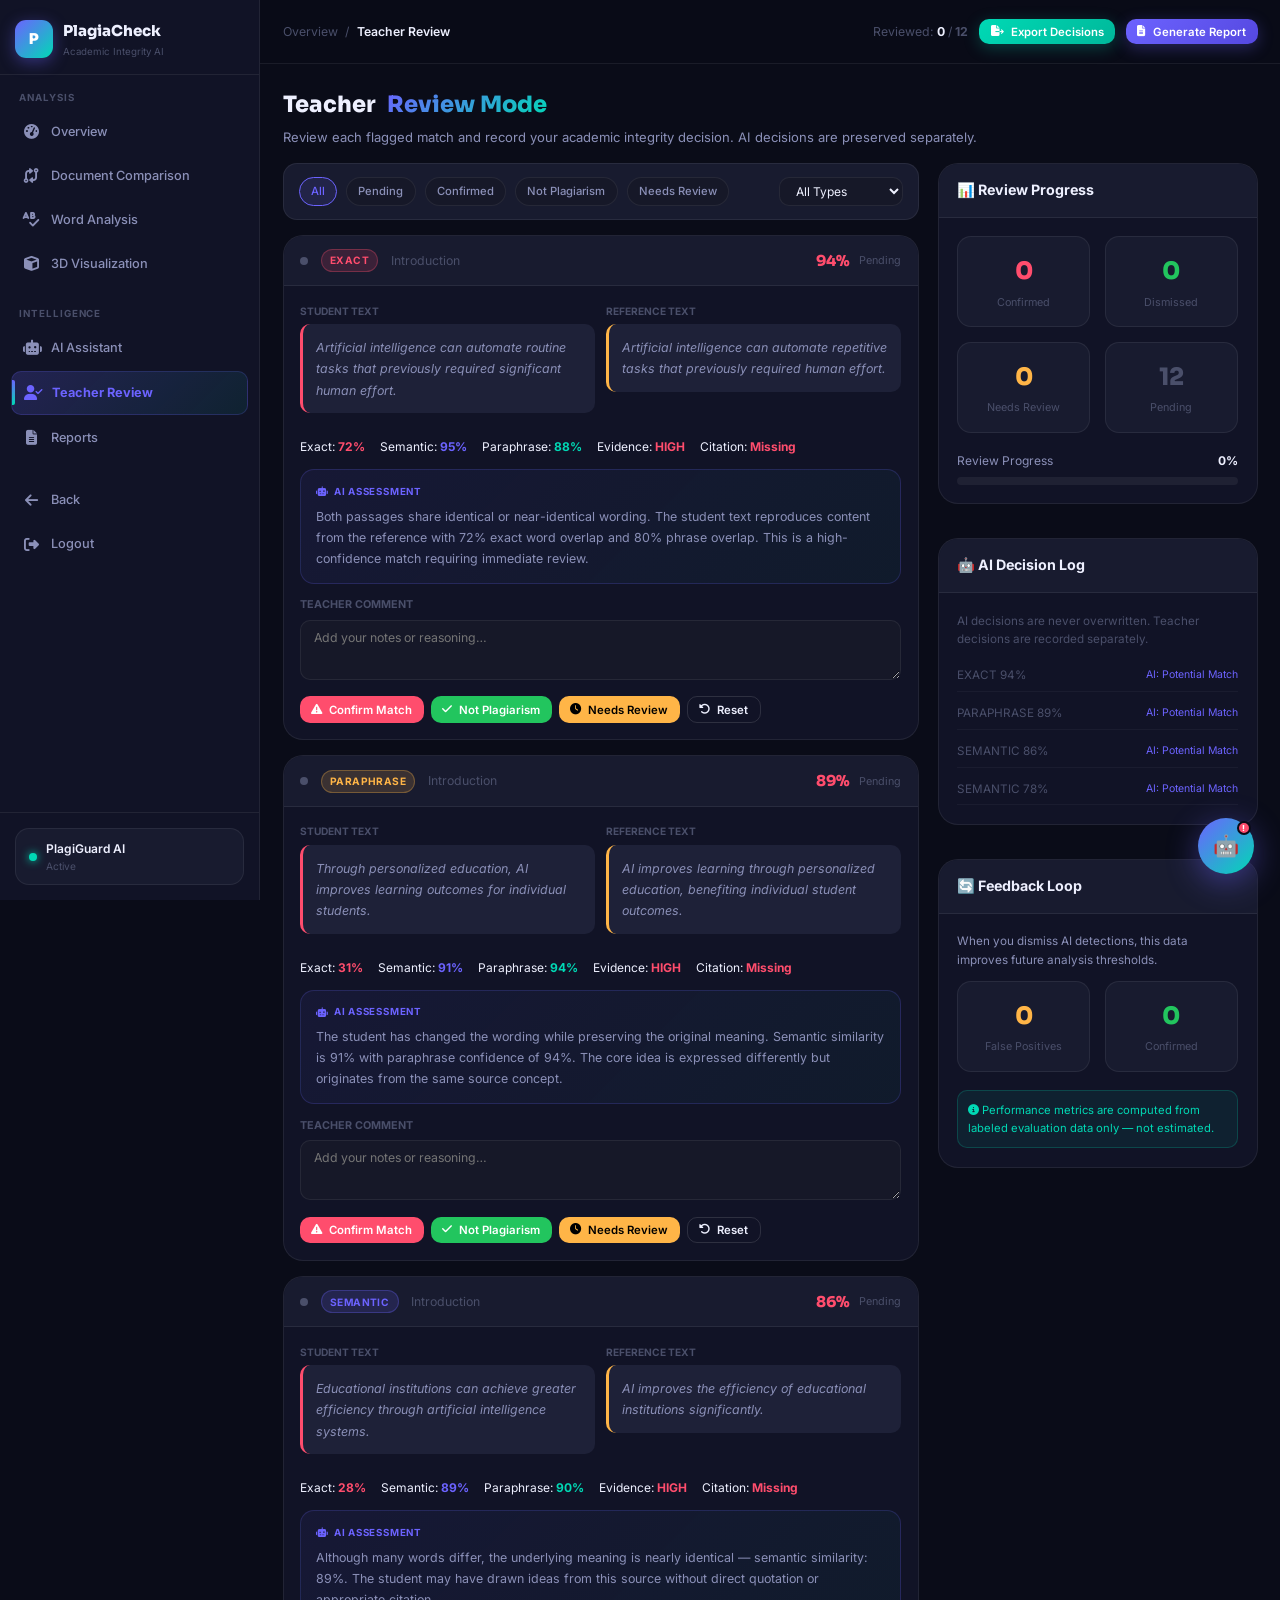
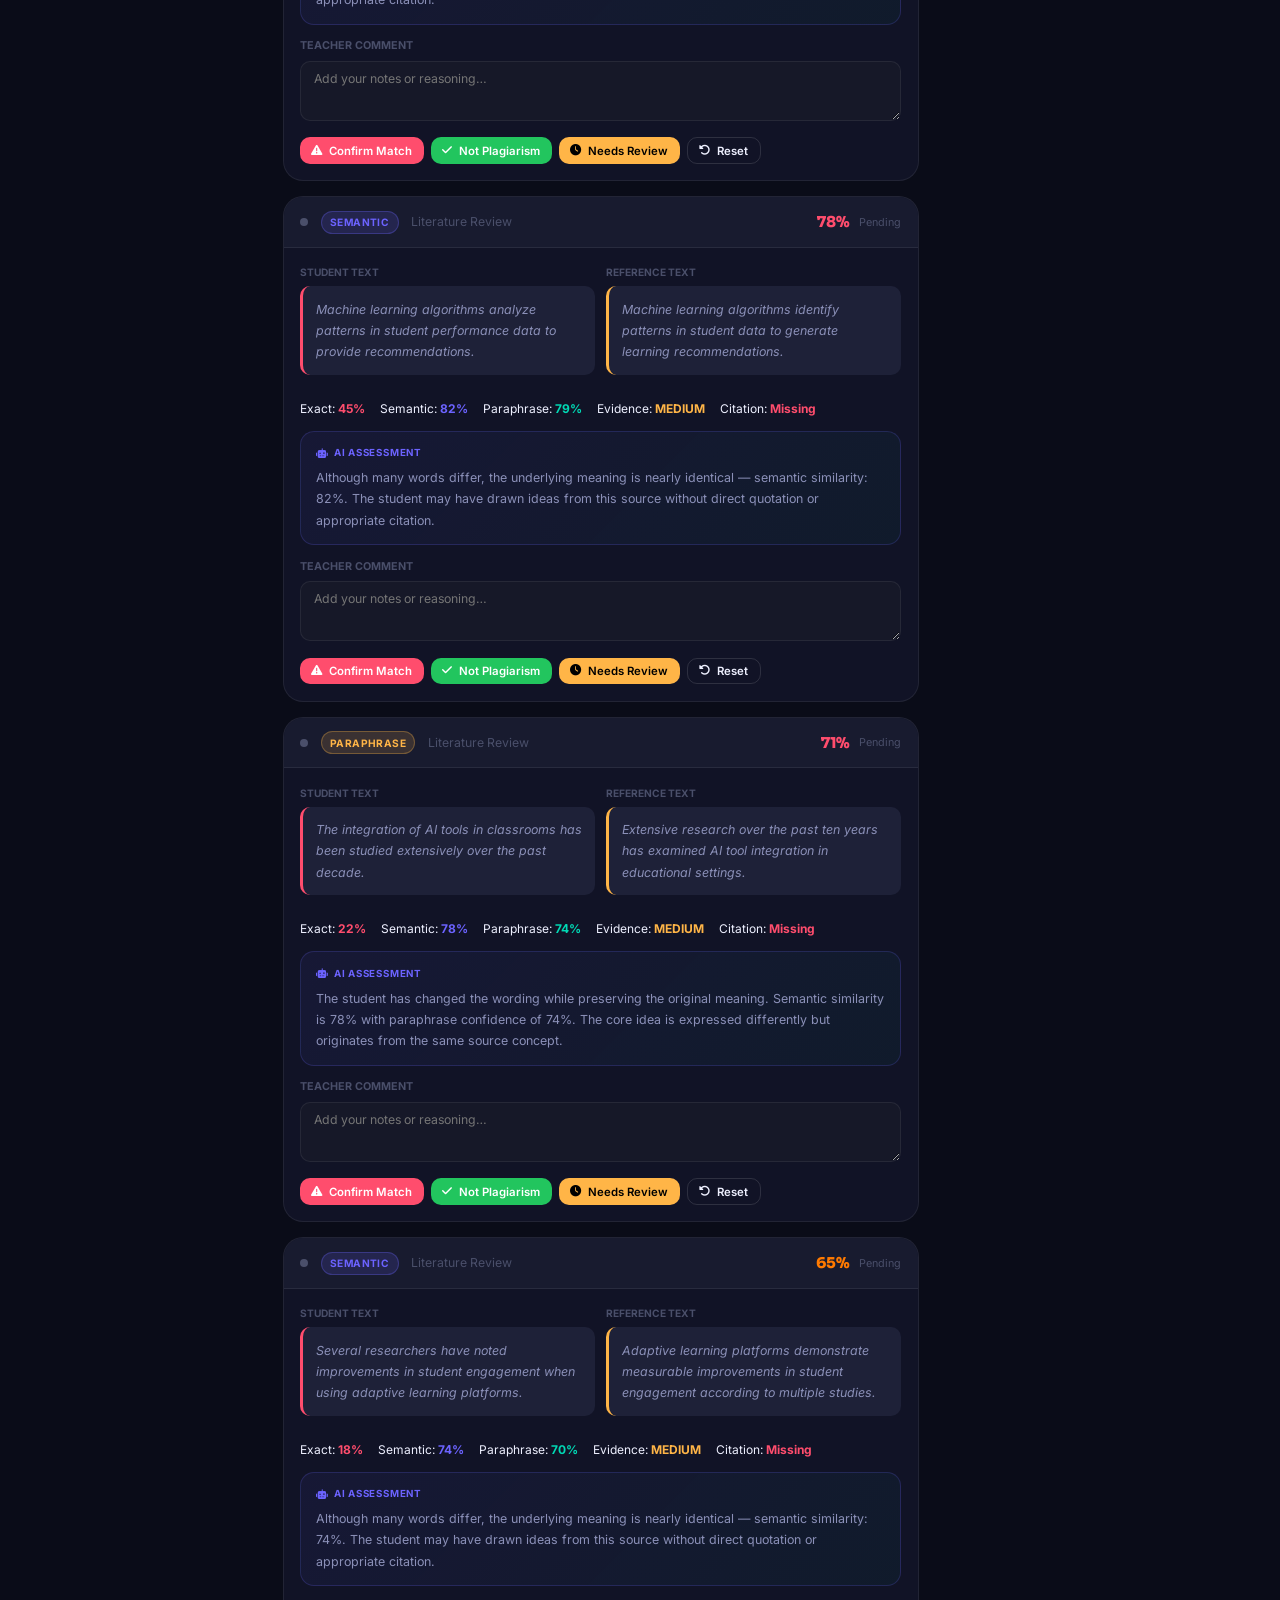
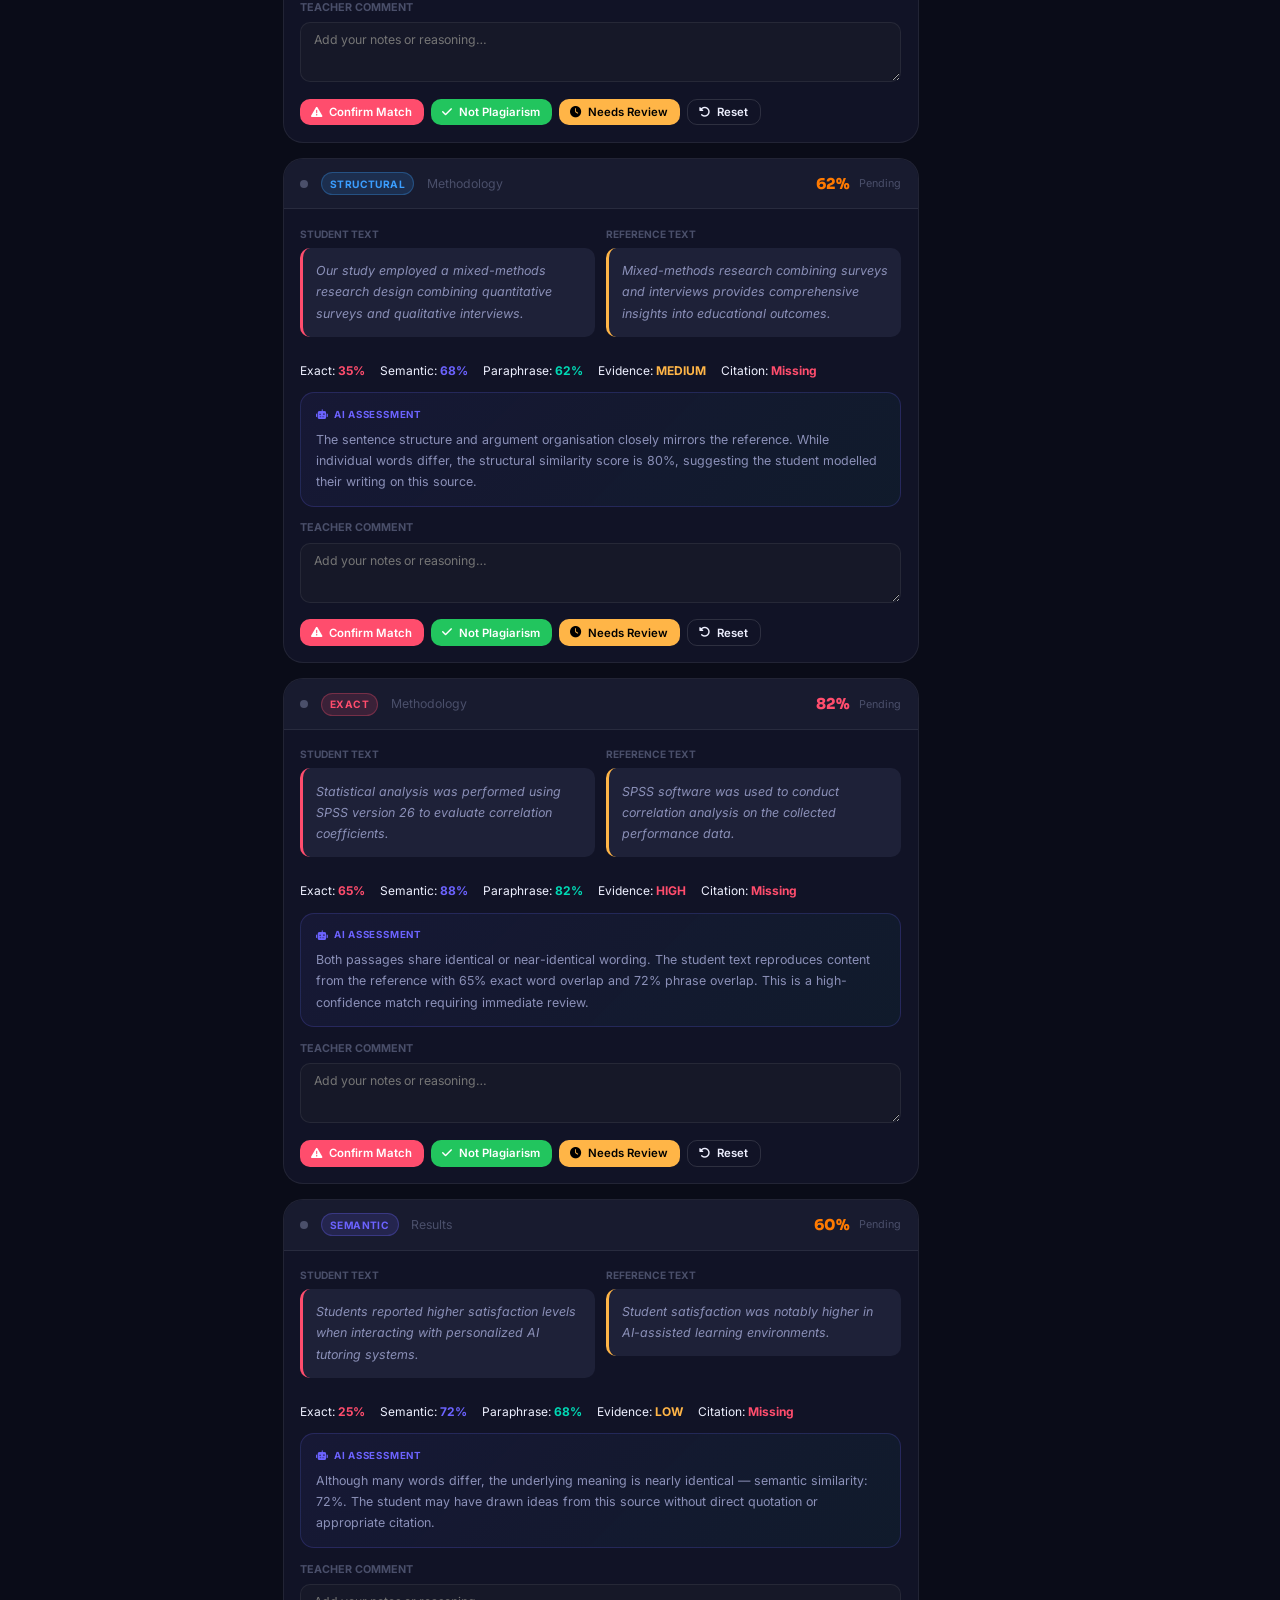
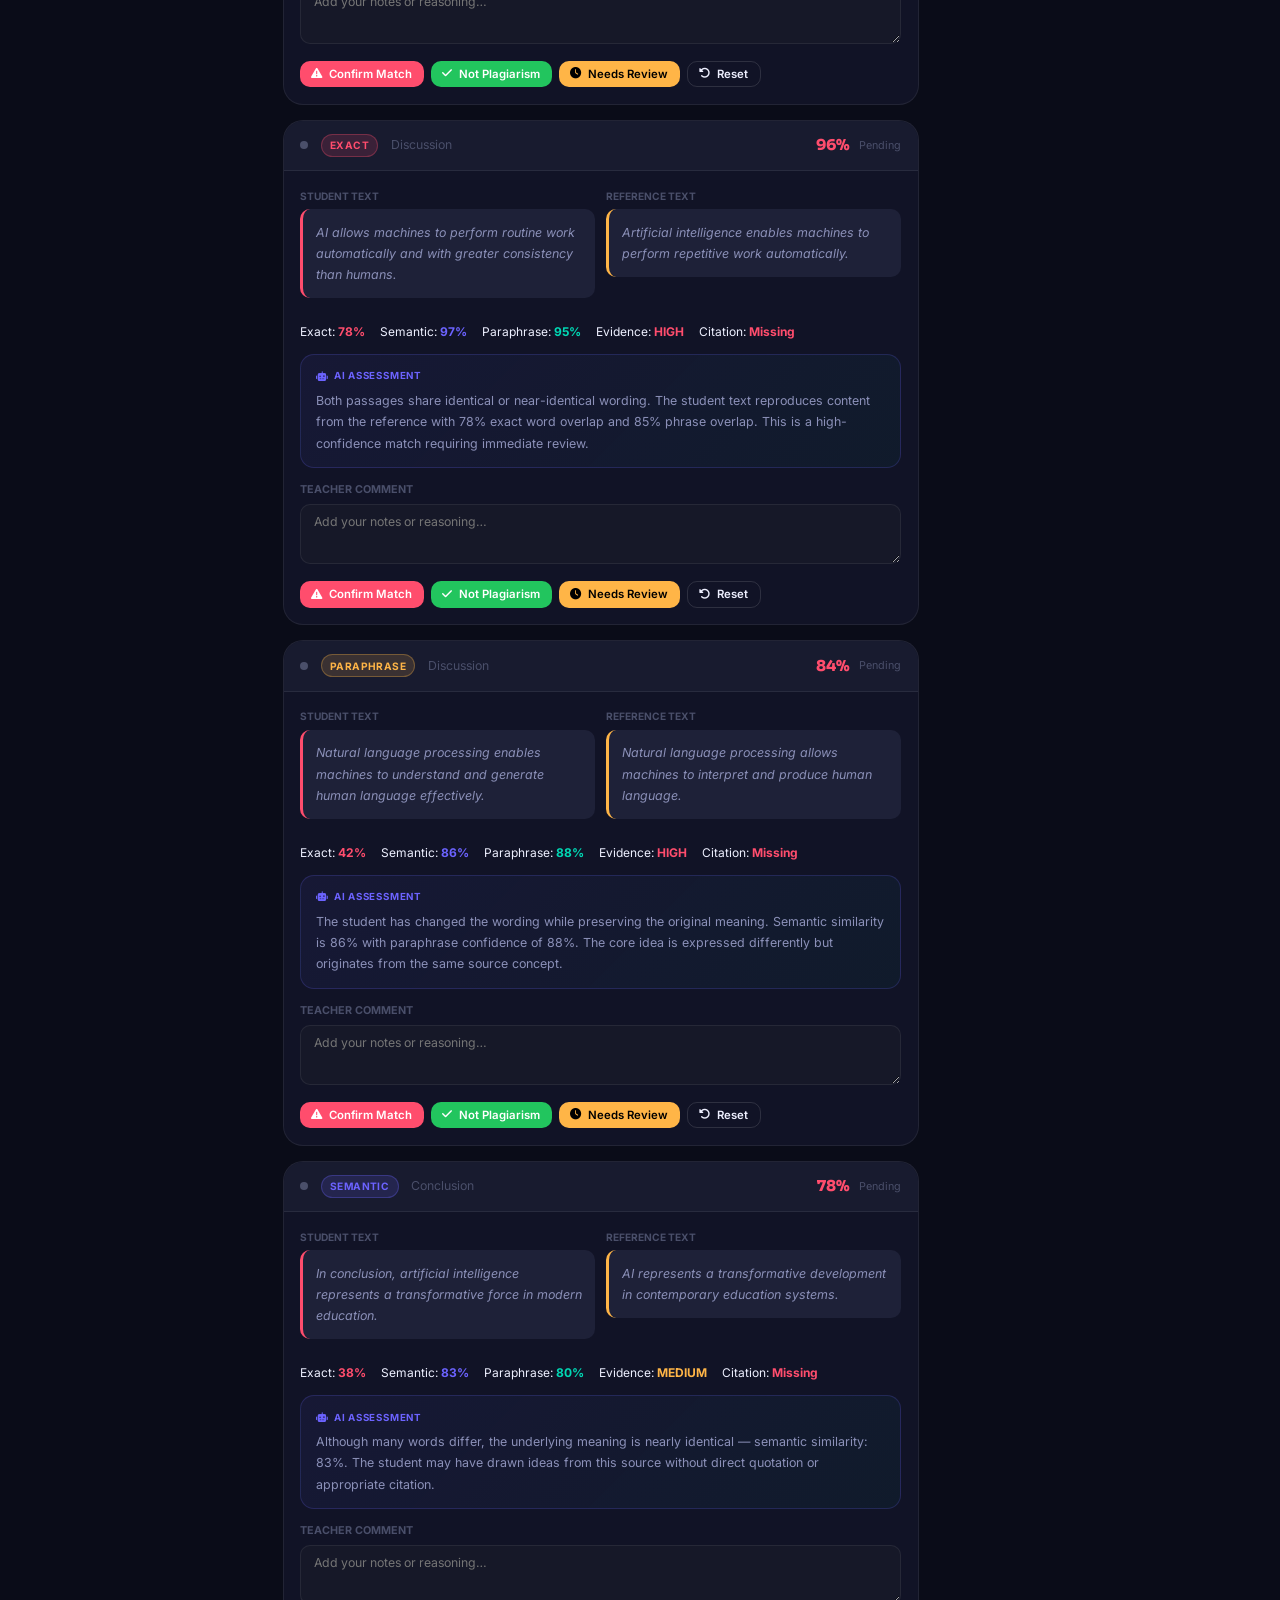
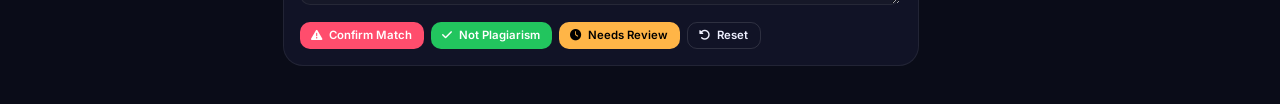
<file: src/main/resources/static/teacher-review.html>
<!DOCTYPE html>
<html lang="en">
<head>
<meta charset="UTF-8"/><meta name="viewport" content="width=device-width,initial-scale=1.0"/>
<title>Teacher Review — PlagiaCheck</title>
<link rel="stylesheet" href="css/advanced.css"/>
<link rel="stylesheet" href="https://cdnjs.cloudflare.com/ajax/libs/font-awesome/6.5.0/css/all.min.css"/>
<style>
.review-layout{display:grid;grid-template-columns:1fr 320px;gap:1.25rem}
.comment-box{background:var(--bg-input);border:1px solid var(--border);border-radius:var(--r-sm);padding:.6rem .85rem;color:var(--text-primary);font-size:.82rem;resize:vertical;min-height:60px;outline:none;width:100%;transition:var(--t-base)}
.comment-box:focus{border-color:var(--primary);box-shadow:0 0 0 3px rgba(108,99,255,.1)}
.decision-row{display:flex;gap:.5rem;flex-wrap:wrap;margin-top:.65rem}
.review-status-dot{width:8px;height:8px;border-radius:50%;flex-shrink:0}
</style>
</head>
<body>
<div class="app-shell">
<aside class="adv-sidebar">
  <div class="sidebar-brand"><div class="brand-logo">P</div><div><div class="brand-text">PlagiaCheck</div><div class="brand-sub">Academic Integrity AI</div></div></div>
  <div class="nav-section">
    <div class="nav-section-label">Analysis</div>
    <a href="advanced-dashboard.html" class="nav-item"><span class="nav-icon"><i class="fa-solid fa-gauge-high"></i></span><span>Overview</span></a>
    <a href="comparison.html" class="nav-item"><span class="nav-icon"><i class="fa-solid fa-code-compare"></i></span><span>Document Comparison</span></a>
    <a href="word-analysis.html" class="nav-item"><span class="nav-icon"><i class="fa-solid fa-spell-check"></i></span><span>Word Analysis</span></a>
    <a href="visualization.html" class="nav-item"><span class="nav-icon"><i class="fa-solid fa-cube"></i></span><span>3D Visualization</span></a>
  </div>
  <div class="nav-section">
    <div class="nav-section-label">Intelligence</div>
    <a href="ai-assistant.html" class="nav-item"><span class="nav-icon"><i class="fa-solid fa-robot"></i></span><span>AI Assistant</span></a>
    <a href="teacher-review.html" class="nav-item active"><span class="nav-icon"><i class="fa-solid fa-user-check"></i></span><span>Teacher Review</span></a>
    <a href="report.html" class="nav-item"><span class="nav-icon"><i class="fa-solid fa-file-lines"></i></span><span>Reports</span></a>
  </div>
  <div class="nav-section">
    <a href="advanced-dashboard.html" class="nav-item"><span class="nav-icon"><i class="fa-solid fa-arrow-left"></i></span><span>Back</span></a>
    <a href="#" class="nav-item logout-btn"><span class="nav-icon"><i class="fa-solid fa-right-from-bracket"></i></span><span>Logout</span></a>
  </div>
  <div class="sidebar-bottom"><div class="ai-status"><div class="ai-pulse"></div><div><div style="font-size:.8rem;font-weight:600">PlagiGuard AI</div><div style="font-size:.68rem;color:var(--text-muted)">Active</div></div></div></div>
</aside>

<div class="page-content">
  <div class="adv-topbar">
    <div class="topbar-left"><div class="breadcrumb"><a href="advanced-dashboard.html">Overview</a><span class="sep">/</span><span class="crumb-active">Teacher Review</span></div></div>
    <div class="topbar-right">
      <span style="font-size:.82rem;color:var(--text-muted)">Reviewed: <strong id="reviewedCount" style="color:var(--text-primary)">0</strong> / <strong id="totalCount">12</strong></span>
      <button class="btn btn-accent btn-sm" onclick="exportDecisions()"><i class="fa-solid fa-file-export"></i> Export Decisions</button>
      <button class="btn btn-primary btn-sm" onclick="window.location='report.html'"><i class="fa-solid fa-file-lines"></i> Generate Report</button>
    </div>
  </div>

  <div class="page-body">
    <div class="section-header mb-2">
      <div class="title">Teacher <span class="grad">Review Mode</span></div>
      <div class="subtitle">Review each flagged match and record your academic integrity decision. AI decisions are preserved separately.</div>
    </div>

    <div class="review-layout">
      <!-- Review cards -->
      <div>
        <!-- Filter bar -->
        <div class="filters-bar" style="border:1px solid var(--border);border-radius:var(--r-md);margin-bottom:1rem">
          <span class="filter-chip active" onclick="filterReview('all',this)">All</span>
          <span class="filter-chip" onclick="filterReview('pending',this)">Pending</span>
          <span class="filter-chip" onclick="filterReview('confirmed',this)">Confirmed</span>
          <span class="filter-chip" onclick="filterReview('dismissed',this)">Not Plagiarism</span>
          <span class="filter-chip" onclick="filterReview('needs-review',this)">Needs Review</span>
          <div style="margin-left:auto">
            <select class="filter-select" onchange="filterReviewType(this.value)">
              <option value="">All Types</option><option>EXACT</option><option>SEMANTIC</option><option>PARAPHRASE</option>
            </select>
          </div>
        </div>

        <div id="reviewCards"></div>
      </div>

      <!-- Stats panel -->
      <div style="display:flex;flex-direction:column;gap:1rem">
        <!-- Summary -->
        <div class="panel">
          <div class="panel-header"><div class="panel-title">📊 Review Progress</div></div>
          <div class="panel-body">
            <div class="admin-stat-row" style="grid-template-columns:1fr 1fr">
              <div class="admin-stat"><div class="admin-stat-val" style="color:var(--danger)" id="statConfirmed">0</div><div class="admin-stat-lbl">Confirmed</div></div>
              <div class="admin-stat"><div class="admin-stat-val" style="color:var(--success)" id="statDismissed">0</div><div class="admin-stat-lbl">Dismissed</div></div>
              <div class="admin-stat"><div class="admin-stat-val" style="color:var(--warning)" id="statNeedsReview">0</div><div class="admin-stat-lbl">Needs Review</div></div>
              <div class="admin-stat"><div class="admin-stat-val" style="color:var(--text-muted)" id="statPending">12</div><div class="admin-stat-lbl">Pending</div></div>
            </div>
            <div style="margin-top:1rem">
              <div class="flex-between" style="font-size:.8rem;margin-bottom:.4rem">
                <span style="color:var(--text-secondary)">Review Progress</span>
                <span style="font-weight:700" id="progressPct">0%</span>
              </div>
              <div style="height:8px;background:rgba(255,255,255,.06);border-radius:4px;overflow:hidden">
                <div id="progressBar" style="height:100%;background:linear-gradient(90deg,var(--primary),var(--accent));width:0%;transition:width .5s ease;border-radius:4px"></div>
              </div>
            </div>
          </div>
        </div>

        <!-- AI vs Teacher -->
        <div class="panel">
          <div class="panel-header"><div class="panel-title">🤖 AI Decision Log</div></div>
          <div class="panel-body">
            <div style="font-size:.78rem;color:var(--text-muted);margin-bottom:.75rem">AI decisions are never overwritten. Teacher decisions are recorded separately.</div>
            <div id="aiDecisionLog" style="display:flex;flex-direction:column;gap:.4rem"></div>
          </div>
        </div>

        <!-- Feedback Loop -->
        <div class="panel">
          <div class="panel-header"><div class="panel-title">🔄 Feedback Loop</div></div>
          <div class="panel-body">
            <div style="font-size:.78rem;color:var(--text-secondary);margin-bottom:.75rem">When you dismiss AI detections, this data improves future analysis thresholds.</div>
            <div class="admin-stat-row" style="grid-template-columns:1fr 1fr">
              <div class="admin-stat"><div class="admin-stat-val" style="color:var(--warning)" id="fbFP">0</div><div class="admin-stat-lbl">False Positives</div></div>
              <div class="admin-stat"><div class="admin-stat-val" style="color:var(--success)" id="fbConfirmed">0</div><div class="admin-stat-lbl">Confirmed</div></div>
            </div>
            <div style="margin-top:.75rem;padding:.65rem;background:rgba(0,217,181,.07);border:1px solid rgba(0,217,181,.2);border-radius:var(--r-sm);font-size:.75rem;color:var(--accent)">
              <i class="fa-solid fa-circle-info"></i> Performance metrics are computed from labeled evaluation data only — not estimated.
            </div>
          </div>
        </div>
      </div>
    </div>
  </div>
</div>
</div>
<div class="toast-container" id="toastContainer"></div>

<!-- Floating AI Chat -->
<button class="float-chat-btn" id="floatChatBtn">🤖<span class="notif">!</span></button>
<div class="float-chat-panel" id="floatChatPanel">
  <div class="chat-container">
    <div class="chat-header">
      <div class="chat-avatar">🤖</div>
      <div><div class="chat-name">PlagiGuard AI</div>
        <div class="chat-status"><div style="width:6px;height:6px;border-radius:50%;background:var(--accent)"></div>Online</div>
      </div>
    </div>
    <div class="chat-messages" id="floatMessages"></div>
    <div class="chat-prompts">
      <span class="prompt-chip">[Summary]</span>
      <span class="prompt-chip">[Show suspicious sections]</span>
      <span class="prompt-chip">[Check citations]</span>
    </div>
    <div class="chat-input-row">
      <textarea class="chat-input" rows="1" placeholder="Ask about the analysis…"></textarea>
      <button class="btn btn-primary chat-send-btn" style="padding:.55rem .8rem"><i class="fa-solid fa-paper-plane"></i></button>
    </div>
  </div>
</div>
<script src="js/engine.js"></script>
<script>
const decisions = {};   // matchId -> {status, comment}
let currentFilter = 'all';
let currentTypeFilter = '';

document.addEventListener('DOMContentLoaded',()=>{
  initAdvNav();
  initFloatingChat();
  document.getElementById('totalCount').textContent = MOCK_DATA.matches.length;
  document.getElementById('statPending').textContent = MOCK_DATA.matches.length;
  renderReviewCards();
  renderAILog();
});

function renderReviewCards(){
  const container = document.getElementById('reviewCards');
  let filtered = MOCK_DATA.matches.filter(m=>{
    const d = decisions[m.id];
    const status = d?.status||'pending';
    if(currentFilter!=='all' && status!==currentFilter) return false;
    if(currentTypeFilter && m.type!==currentTypeFilter) return false;
    return true;
  });
  if(!filtered.length){
    container.innerHTML=`<div class="empty-state"><div class="empty-icon">✅</div><div class="empty-title">No matches in this filter</div></div>`;
    return;
  }
  container.innerHTML = filtered.map(m=>{
    const s   = MOCK_DATA.student.sentences.find(x=>x.id===m.studentId);
    const r   = MOCK_DATA.reference.sentences.find(x=>x.id===m.refId);
    const d   = decisions[m.id];
    const status = d?.status||'pending';
    const statusClass = status==='pending'?'':status;
    return `<div class="review-card ${statusClass}" id="rc_${m.id}">
      <div class="review-header">
        <div class="review-status-dot" style="background:${statusDotColor(status)}"></div>
        ${matchChip(m.type)}
        <span style="font-size:.82rem;color:var(--text-muted)">${s?.section}</span>
        <div style="margin-left:auto;display:flex;align-items:center;gap:.6rem">
          <span style="font-family:'Sora',sans-serif;font-size:1rem;font-weight:800;color:${scoreColor(m.score)}">${m.score}%</span>
          ${d?`<span class="review-decision decision-${status}"><i class="fa-solid ${statusIcon(status)}"></i> ${statusLabel(status)}</span>`:'<span style="font-size:.72rem;color:var(--text-muted)">Pending</span>'}
        </div>
      </div>
      <div class="review-body">
        <div style="display:grid;grid-template-columns:1fr 1fr;gap:.75rem;margin-bottom:.85rem">
          <div>
            <div style="font-size:.68rem;font-weight:700;text-transform:uppercase;color:var(--text-muted);margin-bottom:.35rem">Student Text</div>
            <div class="review-text-block" style="border-left-color:var(--danger)">${s?.text||'—'}</div>
          </div>
          <div>
            <div style="font-size:.68rem;font-weight:700;text-transform:uppercase;color:var(--text-muted);margin-bottom:.35rem">Reference Text</div>
            <div class="review-text-block" style="border-left-color:var(--warning)">${r?.text||'—'}</div>
          </div>
        </div>
        <div style="display:flex;gap:1rem;flex-wrap:wrap;font-size:.8rem;margin-bottom:.85rem">
          <span>Exact: <strong style="color:var(--danger)">${m.exactOverlap}%</strong></span>
          <span>Semantic: <strong style="color:var(--primary)">${m.semanticSim}%</strong></span>
          <span>Paraphrase: <strong style="color:var(--accent)">${m.paraphraseConf}%</strong></span>
          <span>Evidence: <strong style="color:${m.evidenceStrength==='HIGH'?'var(--danger)':'var(--warning)'}">${m.evidenceStrength}</strong></span>
          <span>Citation: <strong style="color:${m.citation?'var(--success)':'var(--danger)'}">${m.citation?'Found':'Missing'}</strong></span>
        </div>
        <div class="ai-explanation" style="margin-bottom:.85rem">
          <div class="ai-tag"><i class="fa-solid fa-robot"></i> AI Assessment</div>
          ${AI_EXPLANATIONS[m.type]?.(m)||'—'}
        </div>
        <div style="margin-bottom:.65rem">
          <div style="font-size:.72rem;font-weight:700;text-transform:uppercase;color:var(--text-muted);margin-bottom:.4rem">Teacher Comment</div>
          <textarea class="comment-box" id="comment_${m.id}" placeholder="Add your notes or reasoning…">${d?.comment||''}</textarea>
        </div>
        <div class="decision-row">
          <button class="btn btn-danger btn-sm" onclick="setDecision('${m.id}','confirmed')"><i class="fa-solid fa-triangle-exclamation"></i> Confirm Match</button>
          <button class="btn btn-success btn-sm" onclick="setDecision('${m.id}','dismissed')"><i class="fa-solid fa-check"></i> Not Plagiarism</button>
          <button class="btn btn-warning btn-sm" onclick="setDecision('${m.id}','needs-review')"><i class="fa-solid fa-clock"></i> Needs Review</button>
          <button class="btn btn-outline btn-sm" onclick="clearDecision('${m.id}')"><i class="fa-solid fa-rotate-left"></i> Reset</button>
        </div>
      </div>
    </div>`;
  }).join('');
}

function setDecision(matchId, status){
  const comment = document.getElementById('comment_'+matchId)?.value||'';
  decisions[matchId]={ status, comment, timestamp: new Date().toISOString() };
  toast(status==='confirmed'?'Match confirmed as plagiarism':status==='dismissed'?'Marked as not plagiarism':'Flagged for further review', status==='dismissed'?'success':status==='confirmed'?'error':'info');
  updateStats();
  renderReviewCards();
  renderAILog();
}
function clearDecision(matchId){ delete decisions[matchId]; updateStats(); renderReviewCards(); }

function updateStats(){
  const counts = { confirmed:0, dismissed:0, 'needs-review':0 };
  Object.values(decisions).forEach(d=>{ if(d.status in counts) counts[d.status]++; });
  const reviewed = Object.keys(decisions).length;
  const total    = MOCK_DATA.matches.length;
  document.getElementById('statConfirmed').textContent   = counts.confirmed;
  document.getElementById('statDismissed').textContent   = counts.dismissed;
  document.getElementById('statNeedsReview').textContent = counts['needs-review'];
  document.getElementById('statPending').textContent     = total-reviewed;
  document.getElementById('reviewedCount').textContent   = reviewed;
  const pct = Math.round((reviewed/total)*100);
  document.getElementById('progressPct').textContent = pct+'%';
  document.getElementById('progressBar').style.width = pct+'%';
  document.getElementById('fbFP').textContent      = counts.dismissed;
  document.getElementById('fbConfirmed').textContent = counts.confirmed;
}

function renderAILog(){
  const log = document.getElementById('aiDecisionLog');
  const recent = MOCK_DATA.matches.slice(0,4);
  log.innerHTML = recent.map(m=>{
    const d = decisions[m.id];
    return `<div style="display:flex;align-items:center;justify-content:space-between;padding:.4rem 0;border-bottom:1px solid rgba(255,255,255,.04);font-size:.78rem">
      <span style="color:var(--text-muted)">${m.type} ${m.score}%</span>
      <div style="display:flex;gap:.4rem;align-items:center">
        <span style="color:var(--primary);font-size:.7rem">AI: Potential Match</span>
        ${d?`<span class="review-decision decision-${d.status}" style="font-size:.62rem;padding:.1rem .4rem">Teacher: ${statusLabel(d.status)}</span>`:''}
      </div>
    </div>`;
  }).join('');
}

function filterReview(filter, el){
  currentFilter=filter;
  document.querySelectorAll('.filter-chip').forEach(c=>c.classList.remove('active'));
  el.classList.add('active');
  renderReviewCards();
}
function filterReviewType(type){ currentTypeFilter=type; renderReviewCards(); }

function statusDotColor(status){
  const m={'confirmed':'var(--danger)','dismissed':'var(--success)','needs-review':'var(--warning)','pending':'var(--text-muted)'};
  return m[status]||'var(--text-muted)';
}
function statusIcon(status){
  const m={'confirmed':'fa-triangle-exclamation','dismissed':'fa-check','needs-review':'fa-clock','pending':'fa-hourglass-half'};
  return m[status]||'fa-question';
}
function statusLabel(status){
  const m={'confirmed':'Confirmed','dismissed':'Not Plagiarism','needs-review':'Needs Review','pending':'Pending'};
  return m[status]||status;
}

function exportDecisions(){
  const data=MOCK_DATA.matches.map(m=>({
    matchId:m.id, type:m.type, score:m.score, section:MOCK_DATA.student.sentences.find(x=>x.id===m.studentId)?.section,
    aiDecision:'Potential Match', teacherDecision:decisions[m.id]?.status||'pending',
    comment:decisions[m.id]?.comment||'', timestamp:decisions[m.id]?.timestamp||null
  }));
  const blob=new Blob([JSON.stringify(data,null,2)],{type:'application/json'});
  const url=URL.createObjectURL(blob);
  const a=document.createElement('a'); a.href=url; a.download='teacher_decisions.json'; a.click();
  URL.revokeObjectURL(url);
  toast('Decisions exported as JSON','success');
}
</script>
</body>
</html>
</file>
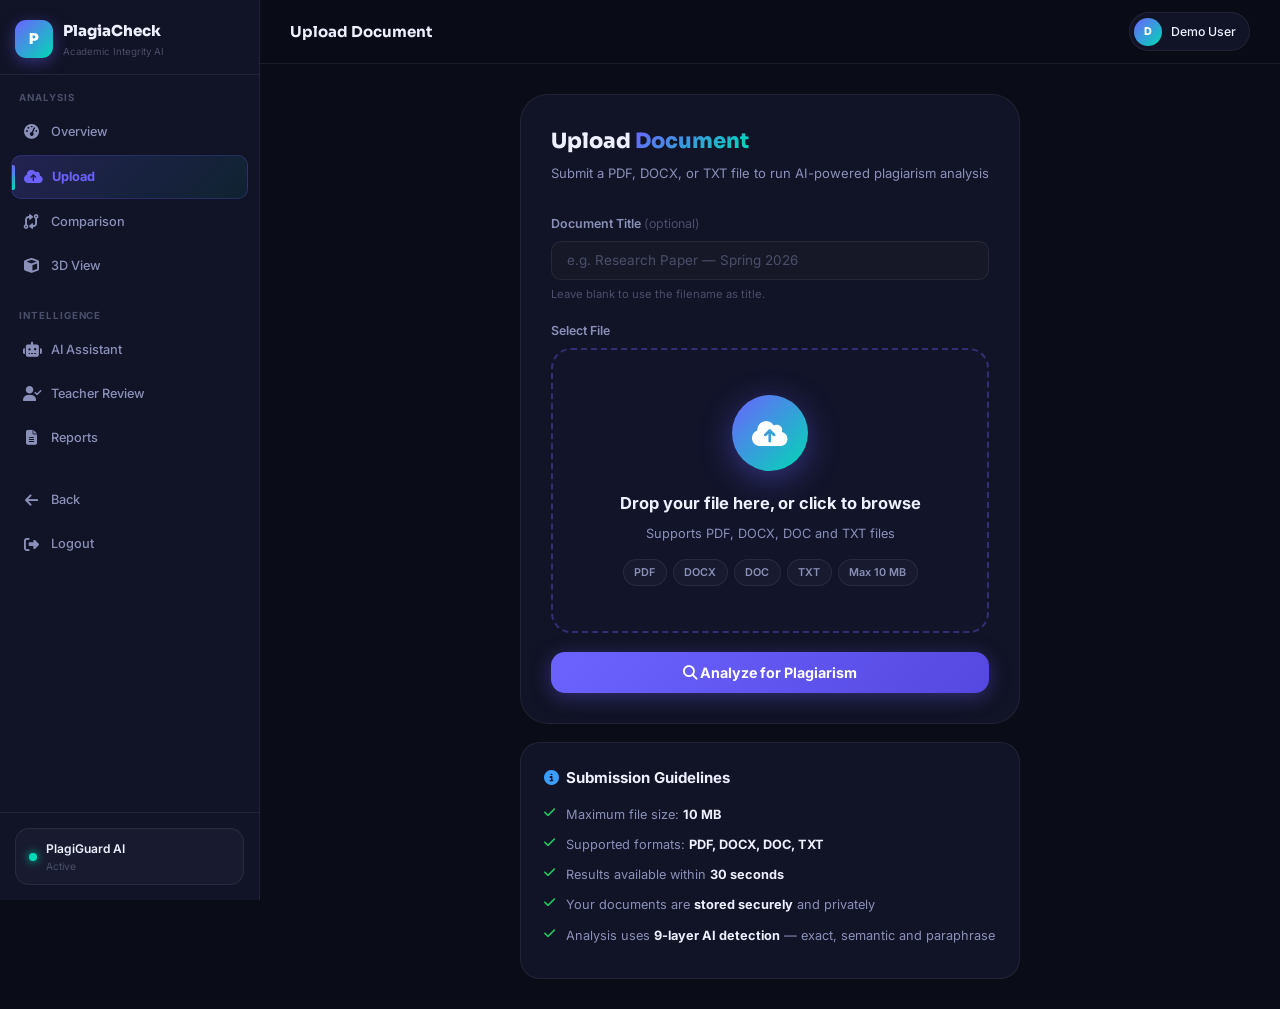
<file: src/main/resources/static/upload.html>
<!DOCTYPE html>
<html lang="en">
<head>
  <meta charset="UTF-8"/>
  <meta name="viewport" content="width=device-width,initial-scale=1.0"/>
  <title>Upload Document — PlagiaCheck</title>
  <link rel="stylesheet" href="css/advanced.css"/>
  <link rel="stylesheet" href="https://cdnjs.cloudflare.com/ajax/libs/font-awesome/6.5.0/css/all.min.css"/>
  <style>
    .app-wrapper{display:flex;min-height:100vh}
    .content-area{flex:1;display:flex;flex-direction:column;overflow:hidden}
    .top-bar{height:64px;background:rgba(10,12,24,.85);backdrop-filter:blur(20px);border-bottom:1px solid var(--border);display:flex;align-items:center;justify-content:space-between;padding:0 2rem;position:sticky;top:0;z-index:10}
    .upload-wrap{max-width:700px;margin:0 auto;padding:2rem 1.5rem}
    .upload-card{background:var(--bg-card);border:1px solid var(--border);border-radius:var(--r-xl);padding:2rem;margin-bottom:1.25rem}
    .upload-title{font-family:'Sora',sans-serif;font-size:1.4rem;font-weight:800;margin-bottom:.3rem}
    .upload-title span{background:linear-gradient(135deg,var(--primary),var(--accent));-webkit-background-clip:text;-webkit-text-fill-color:transparent}
    .upload-sub{font-size:.87rem;color:var(--text-secondary);margin-bottom:2rem}

    /* Drop Zone */
    .drop-zone{border:2px dashed rgba(108,99,255,.35);border-radius:var(--r-lg);padding:3rem 2rem;text-align:center;cursor:pointer;transition:all .25s;position:relative;background:rgba(108,99,255,.02)}
    .drop-zone:hover,.drop-zone.drag-over{border-color:var(--primary);background:rgba(108,99,255,.07);box-shadow:inset 0 0 40px rgba(108,99,255,.06)}
    .drop-zone input[type=file]{position:absolute;inset:0;opacity:0;cursor:pointer;width:100%;height:100%}
    .dz-icon{width:76px;height:76px;border-radius:50%;margin:0 auto 1.25rem;background:linear-gradient(135deg,var(--primary),var(--accent));display:flex;align-items:center;justify-content:center;font-size:1.9rem;color:#fff;box-shadow:0 8px 32px rgba(108,99,255,.4)}
    .dz-title{font-size:1.1rem;font-weight:700;margin-bottom:.5rem}
    .dz-sub{font-size:.85rem;color:var(--text-secondary)}
    .dz-chips{display:flex;justify-content:center;gap:.4rem;flex-wrap:wrap;margin-top:1rem}
    .chip{padding:.25rem .7rem;border-radius:20px;background:var(--bg-card2);border:1px solid var(--border);font-size:.72rem;font-weight:600;color:var(--text-secondary)}

    /* File preview */
    .file-preview{display:none;align-items:center;gap:1rem;padding:1rem 1.25rem;border-radius:var(--r-md);background:var(--bg-card2);border:1px solid rgba(108,99,255,.3);margin-top:1rem}
    .file-preview.show{display:flex}
    .fp-icon{font-size:2rem;flex-shrink:0}
    .fp-name{font-weight:700;font-size:.9rem}
    .fp-size{font-size:.75rem;color:var(--text-secondary);margin-top:2px}
    .fp-remove{margin-left:auto;background:none;border:none;color:var(--danger);cursor:pointer;font-size:1.1rem;padding:.25rem;transition:transform .15s}
    .fp-remove:hover{transform:scale(1.2)}
    .file-err{font-size:.78rem;color:var(--danger);margin-top:.5rem;display:none}

    /* Title input */
    .form-group{margin-bottom:1.25rem}
    .form-label{display:block;font-size:.83rem;font-weight:600;color:var(--text-secondary);margin-bottom:.45rem}
    .form-hint{font-size:.75rem;color:var(--text-muted);margin-top:.3rem}
    .form-input{width:100%;background:var(--bg-input);border:1px solid var(--border);border-radius:var(--r-sm);padding:.72rem 1rem;color:var(--text-primary);font-size:.9rem;font-family:'Inter',sans-serif;outline:none;transition:all .2s}
    .form-input:focus{border-color:var(--primary);box-shadow:0 0 0 3px rgba(108,99,255,.12)}
    .form-input::placeholder{color:var(--text-muted)}

    /* Submit btn */
    .submit-btn{width:100%;padding:.8rem;border:none;border-radius:var(--r-md);background:linear-gradient(135deg,var(--primary),var(--primary-dark));color:#fff;font-size:.95rem;font-weight:700;font-family:'Inter',sans-serif;cursor:pointer;display:flex;align-items:center;justify-content:center;gap:.6rem;transition:all .25s;box-shadow:0 4px 20px rgba(108,99,255,.35);margin-top:.5rem}
    .submit-btn:hover{transform:translateY(-1px);box-shadow:0 8px 30px rgba(108,99,255,.45)}
    .submit-btn:disabled{opacity:.5;cursor:not-allowed;transform:none}
    .spinner{width:18px;height:18px;border-radius:50%;border:2px solid rgba(255,255,255,.25);border-top-color:#fff;animation:spin .7s linear infinite}
    @keyframes spin{to{transform:rotate(360deg)}}

    /* Processing overlay */
    .processing-overlay{display:none;position:fixed;inset:0;z-index:200;background:rgba(10,12,24,.95);backdrop-filter:blur(12px);flex-direction:column;align-items:center;justify-content:center;gap:1.5rem}
    .processing-overlay.show{display:flex}
    .pulse-ring{width:90px;height:90px;border-radius:50%;background:linear-gradient(135deg,var(--primary),var(--accent));display:flex;align-items:center;justify-content:center;font-size:1.7rem;color:#fff;position:relative;box-shadow:0 0 40px rgba(108,99,255,.5)}
    .pulse-ring::before,.pulse-ring::after{content:'';position:absolute;border-radius:50%;border:2px solid var(--primary);animation:pulsate 2s ease-out infinite}
    .pulse-ring::after{animation-delay:1s}
    @keyframes pulsate{0%{width:100%;height:100%;opacity:.8}100%{width:220%;height:220%;opacity:0}}
    .proc-title{font-family:'Sora',sans-serif;font-size:1.4rem;font-weight:800}
    .proc-sub{font-size:.88rem;color:var(--text-secondary)}
    .prog-outer{width:320px;height:7px;background:rgba(255,255,255,.06);border-radius:4px;overflow:hidden}
    .prog-inner{height:100%;background:linear-gradient(90deg,var(--primary),var(--accent));border-radius:4px;width:0%;transition:width .4s ease}
    .steps-list{display:flex;flex-direction:column;gap:.6rem}
    .step-item{display:flex;align-items:center;gap:.75rem;font-size:.85rem;color:var(--text-muted);transition:color .3s}
    .step-item.done{color:var(--success)}.step-item.active{color:var(--text-primary)}
    .step-dot{width:22px;height:22px;border-radius:50%;border:2px solid currentColor;display:flex;align-items:center;justify-content:center;font-size:.65rem;flex-shrink:0}

    /* Guidelines card */
    .guide-card{background:var(--bg-card);border:1px solid var(--border);border-radius:var(--r-lg);padding:1.5rem}
    .guide-title{font-weight:700;margin-bottom:1rem;display:flex;align-items:center;gap:.5rem}
    .guide-item{display:flex;gap:.75rem;font-size:.85rem;color:var(--text-secondary);margin-bottom:.65rem}
    .guide-item i{color:var(--success);margin-top:2px;flex-shrink:0}
    .guide-item strong{color:var(--text-primary)}

    /* Alert */
    .alert{display:none;padding:.85rem 1rem;border-radius:var(--r-sm);font-size:.85rem;margin-bottom:1rem;background:rgba(255,77,109,.1);border:1px solid rgba(255,77,109,.3);color:#ff6b87;align-items:center;gap:.6rem}
    .alert.show{display:flex}

    /* Toast */
    .toast-c{position:fixed;top:1.5rem;right:1.5rem;z-index:999;display:flex;flex-direction:column;gap:.5rem}
    .toast{padding:.75rem 1.1rem;border-radius:10px;background:var(--bg-card);border:1px solid rgba(34,197,94,.4);color:#4ade80;font-size:.85rem;font-weight:500;box-shadow:0 8px 24px rgba(0,0,0,.4)}
  </style>
</head>
<body>
<!-- Processing overlay -->
<div class="processing-overlay" id="procOverlay">
  <div class="pulse-ring">🔍</div>
  <div class="proc-title" id="procTitle">Uploading Document…</div>
  <div class="proc-sub" id="procSub">Please wait while we process your file</div>
  <div class="prog-outer"><div class="prog-inner" id="progBar"></div></div>
  <div class="steps-list" id="stepsList">
    <div class="step-item active" id="st1"><div class="step-dot">1</div>Uploading file…</div>
    <div class="step-item" id="st2"><div class="step-dot">2</div>Extracting text content</div>
    <div class="step-item" id="st3"><div class="step-dot">3</div>Generating semantic embeddings</div>
    <div class="step-item" id="st4"><div class="step-dot">4</div>Running similarity analysis</div>
    <div class="step-item" id="st5"><div class="step-dot">5</div>Generating plagiarism report</div>
  </div>
</div>

<div class="app-wrapper">
  <!-- Sidebar -->
  <aside class="adv-sidebar">
    <div class="sidebar-brand"><div class="brand-logo">P</div><div><div class="brand-text">PlagiaCheck</div><div class="brand-sub">Academic Integrity AI</div></div></div>
    <div class="nav-section">
      <div class="nav-section-label">Analysis</div>
      <a href="advanced-dashboard.html" class="nav-item"><span class="nav-icon"><i class="fa-solid fa-gauge-high"></i></span><span>Overview</span></a>
      <a href="upload.html" class="nav-item active"><span class="nav-icon"><i class="fa-solid fa-cloud-arrow-up"></i></span><span>Upload</span></a>
      <a href="comparison.html" class="nav-item"><span class="nav-icon"><i class="fa-solid fa-code-compare"></i></span><span>Comparison</span></a>
      <a href="visualization.html" class="nav-item"><span class="nav-icon"><i class="fa-solid fa-cube"></i></span><span>3D View</span></a>
    </div>
    <div class="nav-section">
      <div class="nav-section-label">Intelligence</div>
      <a href="ai-assistant.html" class="nav-item"><span class="nav-icon"><i class="fa-solid fa-robot"></i></span><span>AI Assistant</span></a>
      <a href="teacher-review.html" class="nav-item"><span class="nav-icon"><i class="fa-solid fa-user-check"></i></span><span>Teacher Review</span></a>
      <a href="report.html" class="nav-item"><span class="nav-icon"><i class="fa-solid fa-file-lines"></i></span><span>Reports</span></a>
    </div>
    <div class="nav-section">
      <a href="advanced-dashboard.html" class="nav-item"><span class="nav-icon"><i class="fa-solid fa-arrow-left"></i></span><span>Back</span></a>
      <a href="login.html" class="nav-item logout-btn"><span class="nav-icon"><i class="fa-solid fa-right-from-bracket"></i></span><span>Logout</span></a>
    </div>
    <div class="sidebar-bottom"><div class="ai-status"><div class="ai-pulse"></div><div><div style="font-size:.8rem;font-weight:600">PlagiGuard AI</div><div style="font-size:.68rem;color:var(--text-muted)">Active</div></div></div></div>
  </aside>

  <!-- Content -->
  <div class="content-area">
    <div class="top-bar">
      <div style="font-family:'Sora',sans-serif;font-weight:700">Upload Document</div>
      <div class="topbar-user-chip">
        <div class="topbar-avatar" id="topbarAvatar">U</div>
        <span id="topbarUserName">User</span>
      </div>
    </div>

    <div class="upload-wrap">
      <div class="upload-card">
        <h1 class="upload-title">Upload <span>Document</span></h1>
        <p class="upload-sub">Submit a PDF, DOCX, or TXT file to run AI-powered plagiarism analysis</p>

        <div class="alert" id="uploadAlert">
          <i class="fa-solid fa-circle-exclamation"></i><span id="alertMsg"></span>
        </div>

        <form id="uploadForm" novalidate>
          <!-- Title -->
          <div class="form-group">
            <label class="form-label">Document Title <span style="color:var(--text-muted);font-weight:400">(optional)</span></label>
            <input type="text" id="docTitle" class="form-input" placeholder="e.g. Research Paper — Spring 2026"/>
            <div class="form-hint">Leave blank to use the filename as title.</div>
          </div>

          <!-- Drop zone -->
          <div class="form-group">
            <label class="form-label">Select File</label>
            <div class="drop-zone" id="dropZone">
              <input type="file" id="fileInput" accept=".pdf,.doc,.docx,.txt"/>
              <div class="dz-icon"><i class="fa-solid fa-cloud-arrow-up"></i></div>
              <div class="dz-title">Drop your file here, or click to browse</div>
              <div class="dz-sub">Supports PDF, DOCX, DOC and TXT files</div>
              <div class="dz-chips">
                <span class="chip">PDF</span>
                <span class="chip">DOCX</span>
                <span class="chip">DOC</span>
                <span class="chip">TXT</span>
                <span class="chip">Max 10 MB</span>
              </div>
            </div>

            <!-- File preview -->
            <div class="file-preview" id="filePreview">
              <div class="fp-icon" id="fpIcon">📄</div>
              <div>
                <div class="fp-name" id="fpName">—</div>
                <div class="fp-size" id="fpSize">—</div>
              </div>
              <button type="button" class="fp-remove" id="fpRemove"><i class="fa-solid fa-xmark"></i></button>
            </div>
            <div class="file-err" id="fileErr">Please select a valid file.</div>
          </div>

          <button type="submit" class="submit-btn" id="submitBtn">
            <span id="btnLabel"><i class="fa-solid fa-magnifying-glass"></i> Analyze for Plagiarism</span>
            <span id="btnSpinner" style="display:none"><div class="spinner"></div> Uploading…</span>
          </button>
        </form>
      </div>

      <!-- Guidelines -->
      <div class="guide-card">
        <div class="guide-title"><i class="fa-solid fa-circle-info" style="color:var(--info)"></i> Submission Guidelines</div>
        <div class="guide-item"><i class="fa-solid fa-check"></i><span>Maximum file size: <strong>10 MB</strong></span></div>
        <div class="guide-item"><i class="fa-solid fa-check"></i><span>Supported formats: <strong>PDF, DOCX, DOC, TXT</strong></span></div>
        <div class="guide-item"><i class="fa-solid fa-check"></i><span>Results available within <strong>30 seconds</strong></span></div>
        <div class="guide-item"><i class="fa-solid fa-check"></i><span>Your documents are <strong>stored securely</strong> and privately</span></div>
        <div class="guide-item"><i class="fa-solid fa-check"></i><span>Analysis uses <strong>9-layer AI detection</strong> — exact, semantic and paraphrase</span></div>
      </div>
    </div>
  </div>
</div>

<div class="toast-c" id="toastContainer"></div>
<script src="js/api.js"></script>
<script src="js/engine.js"></script>
<script>
document.addEventListener('DOMContentLoaded', () => {
  initAdvNav();
  initDropZone();
  initForm();
});

let selectedFile = null;

function initDropZone() {
  const zone  = document.getElementById('dropZone');
  const input = document.getElementById('fileInput');

  input.addEventListener('change', () => { if (input.files[0]) handleFile(input.files[0]); });

  zone.addEventListener('dragover',  e => { e.preventDefault(); zone.classList.add('drag-over'); });
  zone.addEventListener('dragleave', e => { e.preventDefault(); zone.classList.remove('drag-over'); });
  zone.addEventListener('drop', e => {
    e.preventDefault(); zone.classList.remove('drag-over');
    if (e.dataTransfer.files[0]) handleFile(e.dataTransfer.files[0]);
  });

  document.getElementById('fpRemove').addEventListener('click', () => {
    selectedFile = null;
    input.value = '';
    document.getElementById('filePreview').classList.remove('show');
    document.getElementById('fileErr').style.display = 'none';
  });
}

function handleFile(file) {
  const allowed = ['application/pdf','application/msword',
    'application/vnd.openxmlformats-officedocument.wordprocessingml.document','text/plain'];
  const ext = file.name.split('.').pop().toLowerCase();
  document.getElementById('fileErr').style.display = 'none';

  if (!allowed.includes(file.type) && !['pdf','doc','docx','txt'].includes(ext)) {
    document.getElementById('fileErr').textContent = 'Unsupported file type. Use PDF, DOCX, or TXT.';
    document.getElementById('fileErr').style.display = 'block';
    return;
  }
  if (file.size > 10 * 1024 * 1024) {
    document.getElementById('fileErr').textContent = 'File too large. Maximum size is 10 MB.';
    document.getElementById('fileErr').style.display = 'block';
    return;
  }
  selectedFile = file;
  const icons = { pdf:'📕', doc:'📘', docx:'📘', txt:'📄' };
  document.getElementById('fpIcon').textContent = icons[ext] || '📎';
  document.getElementById('fpName').textContent = file.name;
  document.getElementById('fpSize').textContent = formatFileSize(file.size);
  document.getElementById('filePreview').classList.add('show');
}

function formatFileSize(b) {
  if (b < 1024) return b + ' B';
  if (b < 1048576) return (b/1024).toFixed(1) + ' KB';
  return (b/1048576).toFixed(1) + ' MB';
}

function initForm() {
  document.getElementById('uploadForm').addEventListener('submit', async (e) => {
    e.preventDefault();
    document.getElementById('uploadAlert').classList.remove('show');

    if (!selectedFile) {
      document.getElementById('fileErr').textContent = 'Please select a file to upload.';
      document.getElementById('fileErr').style.display = 'block';
      return;
    }

    const title = document.getElementById('docTitle').value.trim();

    // Show processing overlay
    document.getElementById('procOverlay').classList.add('show');
    document.getElementById('btnLabel').style.display   = 'none';
    document.getElementById('btnSpinner').style.display = 'flex';
    document.getElementById('submitBtn').disabled = true;

    // Check if demo mode
    const token = localStorage.getItem('pc_token');
    if (!token || token === 'demo_token') {
      // Simulate processing for demo
      await runDemoProcessing();
      window.location.href = '/advanced-dashboard.html';
      return;
    }

    try {
      const fd = new FormData();
      fd.append('file', selectedFile);
      if (title) fd.append('title', title);
      setStep(1);
      await API.documents.upload(fd);
      await runDemoProcessing();
      window.location.href = '/advanced-dashboard.html';
    } catch (err) {
      document.getElementById('procOverlay').classList.remove('show');
      document.getElementById('uploadAlert').classList.add('show');
      document.getElementById('alertMsg').textContent = err.message || 'Upload failed. Please try again.';
      document.getElementById('btnLabel').style.display   = 'flex';
      document.getElementById('btnSpinner').style.display = 'none';
      document.getElementById('submitBtn').disabled = false;
    }
  });
}

const delay = ms => new Promise(r => setTimeout(r, ms));

async function runDemoProcessing() {
  const titles = ['','Extracting Text Content…','Generating Embeddings…','Running Similarity Analysis…','Generating Report…'];
  for (let i = 1; i <= 5; i++) {
    setStep(i);
    if (titles[i]) document.getElementById('procTitle').textContent = titles[i];
    document.getElementById('progBar').style.width = (i * 20) + '%';
    await delay(600);
  }
  await delay(400);
}

function setStep(n) {
  for (let i = 1; i <= 5; i++) {
    const el = document.getElementById('st'+i);
    if (!el) continue;
    el.classList.remove('done','active');
    const dot = el.querySelector('.step-dot');
    if (i < n)      { el.classList.add('done');   if(dot) dot.innerHTML='<i class="fa-solid fa-check" style="font-size:.6rem"></i>'; }
    else if (i===n) { el.classList.add('active'); }
  }
}

// sidebar logout
document.querySelectorAll('.logout-btn').forEach(b => b.addEventListener('click', e => {
  e.preventDefault();
  localStorage.removeItem('pc_token');
  localStorage.removeItem('pc_user');
  window.location.href = '/login.html';
}));
</script>
</body>
</html>
</file>
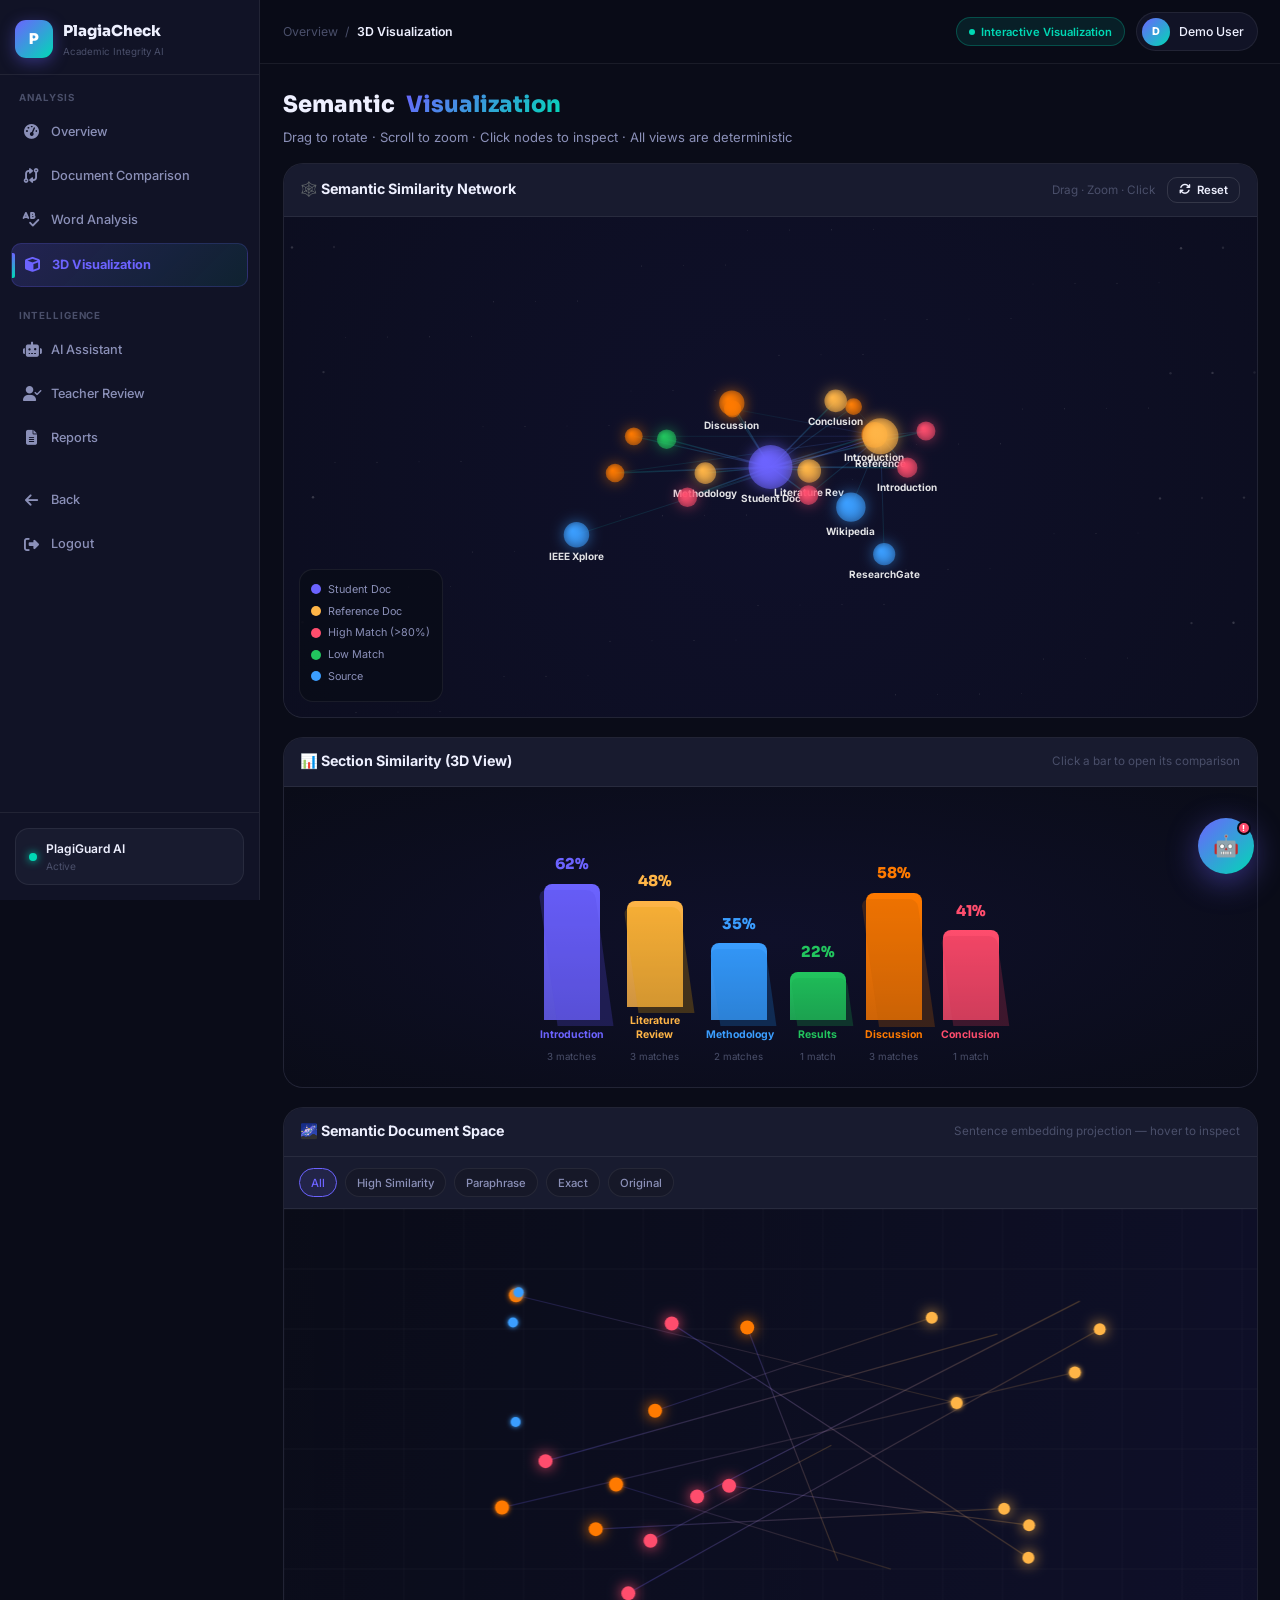
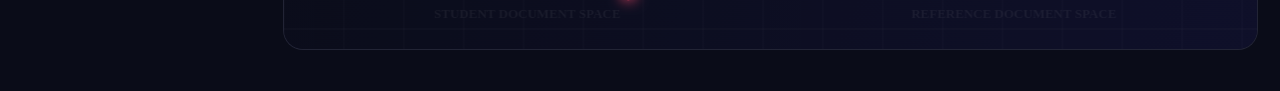
<file: src/main/resources/static/visualization.html>
<!DOCTYPE html>
<html lang="en">
<head>
<meta charset="UTF-8"/><meta name="viewport" content="width=device-width,initial-scale=1.0"/>
<title>3D Visualization — PlagiaCheck</title>
<link rel="stylesheet" href="css/advanced.css"/>
<link rel="stylesheet" href="https://cdnjs.cloudflare.com/ajax/libs/font-awesome/6.5.0/css/all.min.css"/>
<style>
canvas { display: block; }
.viz-panel { background: var(--bg-card); border: 1px solid var(--border); border-radius: var(--r-lg); overflow: hidden; margin-bottom: 1.25rem; position: relative; }
.viz-panel-hdr { padding: .85rem 1.1rem; border-bottom: 1px solid var(--border); background: var(--bg-card2); display: flex; align-items: center; justify-content: space-between; }
.viz-panel-title { font-weight: 700; font-size: .95rem; display: flex; align-items: center; gap: .5rem; }
#node-info { position: absolute; top: 1rem; right: 1rem; background: rgba(10,12,24,.96); border: 1px solid var(--border); border-radius: var(--r-md); padding: .85rem 1rem; font-size: .8rem; min-width: 240px; display: none; z-index: 20; box-shadow: var(--shadow-md); }
.ni-title { font-weight: 700; font-size: .9rem; margin-bottom: .5rem; color: var(--text-primary); }
.ni-row { display: flex; justify-content: space-between; gap: 1rem; margin-bottom: .25rem; font-size: .78rem; }
.ni-row .lbl { color: var(--text-muted); } .ni-row .val { color: var(--text-primary); font-weight: 600; }
.bars-3d-wrap { padding: 1.5rem; display: flex; align-items: flex-end; gap: 1.25rem; justify-content: center; min-height: 300px; background: radial-gradient(ellipse at center, #0f102a 0%, var(--bg-base) 100%); }
.bar3d { display: flex; flex-direction: column; align-items: center; gap: .5rem; cursor: pointer; transition: transform .2s; }
.bar3d:hover { transform: scale(1.08) translateY(-4px); }
.bar3d-col { width: 56px; border-radius: 8px 8px 0 0; position: relative; transition: height 1.2s cubic-bezier(.34,1.2,.64,1); min-height: 8px; }
.bar3d-shadow { position: absolute; bottom: -6px; left: 4px; right: -4px; height: 100%; border-radius: 8px 8px 0 0; opacity: .25; transform: skewX(8deg); }
.bar3d-label { font-size: .7rem; font-weight: 700; text-align: center; color: var(--text-secondary); max-width: 65px; line-height: 1.3; }
.bar3d-pct { font-family: 'Sora', sans-serif; font-size: 1rem; font-weight: 800; }
.filter-row { display: flex; gap: .5rem; flex-wrap: wrap; padding: .75rem 1rem; background: var(--bg-card2); border-bottom: 1px solid var(--border); }
/* Fixed tooltip */
#semTooltip { position: fixed; z-index: 9999; pointer-events: none; background: rgba(10,12,24,.97); border: 1px solid var(--border); border-radius: var(--r-md); padding: .75rem 1rem; font-size: .8rem; box-shadow: var(--shadow-md); min-width: 200px; max-width: 280px; display: none; }
</style>
</head>
<body>
<div class="app-shell">
<aside class="adv-sidebar">
  <div class="sidebar-brand"><div class="brand-logo">P</div><div><div class="brand-text">PlagiaCheck</div><div class="brand-sub">Academic Integrity AI</div></div></div>
  <div class="nav-section">
    <div class="nav-section-label">Analysis</div>
    <a href="advanced-dashboard.html" class="nav-item"><span class="nav-icon"><i class="fa-solid fa-gauge-high"></i></span><span>Overview</span></a>
    <a href="comparison.html" class="nav-item"><span class="nav-icon"><i class="fa-solid fa-code-compare"></i></span><span>Document Comparison</span></a>
    <a href="word-analysis.html" class="nav-item"><span class="nav-icon"><i class="fa-solid fa-spell-check"></i></span><span>Word Analysis</span></a>
    <a href="visualization.html" class="nav-item active"><span class="nav-icon"><i class="fa-solid fa-cube"></i></span><span>3D Visualization</span></a>
  </div>
  <div class="nav-section">
    <div class="nav-section-label">Intelligence</div>
    <a href="ai-assistant.html" class="nav-item"><span class="nav-icon"><i class="fa-solid fa-robot"></i></span><span>AI Assistant</span></a>
    <a href="teacher-review.html" class="nav-item"><span class="nav-icon"><i class="fa-solid fa-user-check"></i></span><span>Teacher Review</span></a>
    <a href="report.html" class="nav-item"><span class="nav-icon"><i class="fa-solid fa-file-lines"></i></span><span>Reports</span></a>
  </div>
  <div class="nav-section">
    <a href="advanced-dashboard.html" class="nav-item"><span class="nav-icon"><i class="fa-solid fa-arrow-left"></i></span><span>Back</span></a>
    <a href="#" class="nav-item logout-btn"><span class="nav-icon"><i class="fa-solid fa-right-from-bracket"></i></span><span>Logout</span></a>
  </div>
  <div class="sidebar-bottom"><div class="ai-status"><div class="ai-pulse"></div><div><div style="font-size:.8rem;font-weight:600">PlagiGuard AI</div><div style="font-size:.68rem;color:var(--text-muted)">Active</div></div></div></div>
</aside>

<div class="page-content">
  <div class="adv-topbar">
    <div class="topbar-left"><div class="breadcrumb"><a href="advanced-dashboard.html">Overview</a><span class="sep">/</span><span class="crumb-active">3D Visualization</span></div></div>
    <div class="topbar-right">
      <div class="analysis-badge"><div class="dot"></div>Interactive Visualization</div>
      <div class="topbar-user-chip">
        <div class="topbar-avatar" id="topbarAvatar">U</div>
        <span id="topbarUserName">User</span>
      </div>
    </div>
  </div>

  <div class="page-body">
    <div class="section-header mb-2">
      <div class="title">Semantic <span class="grad">Visualization</span></div>
      <div class="subtitle">Drag to rotate · Scroll to zoom · Click nodes to inspect · All views are deterministic</div>
    </div>

    <!-- 1. Network Graph -->
    <div class="viz-panel mb-3">
      <div class="viz-panel-hdr">
        <div class="viz-panel-title">🕸️ Semantic Similarity Network</div>
        <div class="flex-gap" style="gap:.75rem">
          <span style="font-size:.78rem;color:var(--text-muted)">Drag · Zoom · Click</span>
          <button class="btn btn-outline btn-sm" onclick="resetNetwork()"><i class="fa-solid fa-arrows-rotate"></i> Reset</button>
        </div>
      </div>
      <div style="position:relative">
        <canvas id="networkCanvas" style="width:100%;cursor:grab"></canvas>
        <div id="node-info">
          <div class="ni-title" id="ni-title">—</div>
          <div class="ni-row"><span class="lbl">Type</span><span class="val" id="ni-type">—</span></div>
          <div class="ni-row"><span class="lbl">Section</span><span class="val" id="ni-sec">—</span></div>
          <div class="ni-row"><span class="lbl">Similarity</span><span class="val" id="ni-sim">—</span></div>
          <div class="ni-row"><span class="lbl">Match Type</span><span class="val" id="ni-mtype">—</span></div>
          <div class="ni-row"><span class="lbl">Confidence</span><span class="val" id="ni-conf">—</span></div>
          <div id="ni-text" style="margin-top:.5rem;padding-top:.5rem;border-top:1px solid var(--border);font-size:.75rem;color:var(--text-muted)"></div>
          <button class="btn btn-outline btn-sm" style="width:100%;margin-top:.6rem" onclick="document.getElementById('node-info').style.display='none'">Close</button>
        </div>
        <div class="viz-legend">
          <div class="viz-legend-item"><div class="viz-legend-dot" style="background:#6C63FF"></div>Student Doc</div>
          <div class="viz-legend-item"><div class="viz-legend-dot" style="background:#FFB547"></div>Reference Doc</div>
          <div class="viz-legend-item"><div class="viz-legend-dot" style="background:#FF4D6D"></div>High Match (&gt;80%)</div>
          <div class="viz-legend-item"><div class="viz-legend-dot" style="background:#22C55E"></div>Low Match</div>
          <div class="viz-legend-item"><div class="viz-legend-dot" style="background:#3B9EFF"></div>Source</div>
        </div>
      </div>
    </div>

    <!-- 2. Section 3D Bars -->
    <div class="viz-panel mb-3">
      <div class="viz-panel-hdr">
        <div class="viz-panel-title">📊 Section Similarity (3D View)</div>
        <span style="font-size:.78rem;color:var(--text-muted)">Click a bar to open its comparison</span>
      </div>
      <div class="bars-3d-wrap" id="bars3d"></div>
    </div>

    <!-- 3. Semantic Space Scatter -->
    <div class="viz-panel">
      <div class="viz-panel-hdr">
        <div class="viz-panel-title">🌌 Semantic Document Space</div>
        <span style="font-size:.78rem;color:var(--text-muted)">Sentence embedding projection — hover to inspect</span>
      </div>
      <div class="filter-row" id="semFilters">
        <span class="filter-chip active" onclick="filterSemSpace('all',this)">All</span>
        <span class="filter-chip" onclick="filterSemSpace('high',this)">High Similarity</span>
        <span class="filter-chip" onclick="filterSemSpace('paraphrase',this)">Paraphrase</span>
        <span class="filter-chip" onclick="filterSemSpace('exact',this)">Exact</span>
        <span class="filter-chip" onclick="filterSemSpace('original',this)">Original</span>
      </div>
      <canvas id="semSpaceCanvas" style="width:100%;cursor:crosshair"></canvas>
    </div>

    <!-- Fixed tooltip rendered outside canvas -->
    <div id="semTooltip"></div>
  </div>
</div>
</div>

<button class="float-chat-btn" id="floatChatBtn">🤖<span class="notif">!</span></button>
<div class="float-chat-panel" id="floatChatPanel">
  <div class="chat-container">
    <div class="chat-header"><div class="chat-avatar">🤖</div>
      <div><div class="chat-name">PlagiGuard AI</div>
        <div class="chat-status"><div style="width:6px;height:6px;border-radius:50%;background:var(--accent)"></div>Online</div>
      </div>
    </div>
    <div class="chat-messages" id="floatMessages"></div>
    <div class="chat-prompts">
      <span class="prompt-chip">[Show top sources]</span>
      <span class="prompt-chip">[Summary]</span>
    </div>
    <div class="chat-input-row">
      <textarea class="chat-input" rows="1" placeholder="Ask about the visualization…"></textarea>
      <button class="btn btn-primary chat-send-btn" style="padding:.55rem .8rem"><i class="fa-solid fa-paper-plane"></i></button>
    </div>
  </div>
</div>
<div class="toast-container" id="toastContainer"></div>
<script src="js/engine.js"></script>
<script>
// Cancel animation loop when page unloads
let _netRafId = null;
window.addEventListener('pagehide', () => { if (_netRafId) cancelAnimationFrame(_netRafId); });

document.addEventListener('DOMContentLoaded', () => {
  initAdvNav();
  initFloatingChat();
  resizeAndBuildNetwork();
  build3DBars();
  resizeAndBuildSemSpace();

  window.addEventListener('resize', () => {
    resizeAndBuildNetwork();
    resizeAndBuildSemSpace();
  });
});

/* ───────────── Network Graph ───────────── */
let netAngle = 0, netScale = 1, isDragging = false, lastMX = 0;
let netNodes = [], netLinks = [];

function resizeAndBuildNetwork() {
  const canvas = document.getElementById('networkCanvas');
  if (!canvas) return;
  const W = canvas.parentElement.offsetWidth || 860;
  canvas.width  = W;
  canvas.height = Math.min(500, Math.round(W * 0.52));
  netNodes = buildNetNodes(canvas.width / 2, canvas.height / 2);
  netLinks = buildNetLinks(netNodes);
  if (_netRafId) cancelAnimationFrame(_netRafId);
  startNetworkAnim(canvas);
}

function buildNetNodes(cx, cy) {
  const nodes = [];
  nodes.push({ id:'student',   label:'Student Doc', ox:0,   oy:0,  oz:0,  r:22, color:'#6C63FF', type:'document', sim:100, section:'—', mtype:'—', conf:'—', text:MOCK_DATA.student.title });
  nodes.push({ id:'reference', label:'Reference',   ox:120, oy:-20,oz:60, r:18, color:'#FFB547', type:'document', sim:47,  section:'—', mtype:'—', conf:'—', text:MOCK_DATA.reference.title });
  const sects = MOCK_DATA.sections;
  sects.forEach((s, i) => {
    const a = (i / sects.length) * Math.PI * 2;
    const r = 105;
    nodes.push({ id:'sec_'+i, label:s.name, ox:Math.cos(a)*r, oy:Math.sin(a)*55-30, oz:Math.sin(a)*r,
      r: 8 + s.score * 0.08, color: secColor(s.score), type:'section', sim:s.score, section:s.name, mtype:'—', conf:'—', text:`${s.matches} matches` });
  });
  MOCK_DATA.matches.slice(0, 8).forEach((m, i) => {
    const a = (i / 8) * Math.PI * 2 + 0.4;
    const d = 160;
    const s = MOCK_DATA.student.sentences.find(x => x.id === m.studentId);
    nodes.push({ id:'m_'+i, label:s?.section||'', ox:Math.cos(a)*d, oy:Math.sin(a)*70-15, oz:Math.sin(a)*d,
      r: 5 + m.score * 0.055, color: matchColor(m.score), type:'match', sim:m.score, section:s?.section||'—',
      mtype:m.type, conf:m.paraphraseConf+'%', text:(s?.text||'').substring(0,60)+'…' });
  });
  MOCK_DATA.sources.slice(0, 3).forEach((src, i) => {
    const a = (i / 3) * Math.PI * 2 + 1;
    const d = 195;
    nodes.push({ id:'src_'+i, label:src.title.split('—')[0].trim().substring(0,18), ox:Math.cos(a)*d, oy:65, oz:Math.sin(a)*d,
      r: 8 + src.pct * 0.28, color:'#3B9EFF', type:'source', sim:src.pct, section:'—', mtype:'—', conf:'—', text:src.url });
  });
  nodes.forEach(n => { n.rx = n.ox; n.ry = n.oy; n.rz = n.oz; });
  return nodes;
}

function buildNetLinks(nodes) {
  const links = [];
  const student   = nodes.find(n => n.id === 'student');
  const reference = nodes.find(n => n.id === 'reference');
  nodes.filter(n => n.type === 'section').forEach(n => links.push({ a: student, b: n, s: 0.55 }));
  nodes.filter(n => n.type === 'match').forEach(n => {
    links.push({ a: student, b: n, s: n.sim / 150 });
    if (reference) links.push({ a: reference, b: n, s: n.sim / 220 });
  });
  nodes.filter(n => n.type === 'source').forEach(n => {
    if (reference) links.push({ a: reference, b: n, s: 0.38 });
  });
  return links;
}

function startNetworkAnim(canvas) {
  const ctx = canvas.getContext('2d');
  const W = canvas.width, H = canvas.height;

  // Mouse drag
  canvas.onmousedown = e => { isDragging = true; lastMX = e.offsetX; canvas.style.cursor = 'grabbing'; };
  canvas.onmouseup   = () => { isDragging = false; canvas.style.cursor = 'grab'; };
  canvas.onmouseleave= () => { isDragging = false; };
  canvas.onmousemove = e => {
    if (isDragging) { netAngle += (e.offsetX - lastMX) * 0.004; lastMX = e.offsetX; }
    const hover = netNodes.find(n => { const p = proj(n, W/2, H/2); return Math.hypot(e.offsetX-p.x, e.offsetY-p.y) < n.r+4; });
    canvas.style.cursor = hover ? 'pointer' : isDragging ? 'grabbing' : 'grab';
  };
  canvas.onclick = e => {
    const clicked = netNodes.find(n => { const p = proj(n, W/2, H/2); return Math.hypot(e.offsetX-p.x, e.offsetY-p.y) < n.r+4; });
    if (clicked) showNodeInfo(clicked);
  };
  canvas.onwheel = e => { e.preventDefault(); netScale = Math.max(0.4, Math.min(2.5, netScale - e.deltaY * 0.001)); };

  function draw() {
    _netRafId = requestAnimationFrame(draw);
    ctx.clearRect(0, 0, W, H);

    // Background
    const bg = ctx.createRadialGradient(W/2, H/2, 0, W/2, H/2, Math.max(W,H));
    bg.addColorStop(0, '#0f102a'); bg.addColorStop(1, '#0A0C18');
    ctx.fillStyle = bg; ctx.fillRect(0, 0, W, H);

    // Stars (deterministic with seed)
    for (let i = 0; i < 100; i++) {
      const sx = ((i * 137.5 + 50) % W);
      const sy = ((i * 89.3 + 30) % H);
      const sr = i % 7 === 0 ? 1.2 : 0.5;
      ctx.beginPath(); ctx.arc(sx, sy, sr, 0, Math.PI*2);
      ctx.fillStyle = `rgba(255,255,255,${0.08 + (i%5)*0.025})`; ctx.fill();
    }

    // Rotate nodes
    netNodes.forEach(n => {
      const cos = Math.cos(netAngle), sin = Math.sin(netAngle);
      n.rx = n.ox * cos - n.oz * sin;
      n.ry = n.oy;
      n.rz = n.ox * sin + n.oz * cos;
    });

    // Links
    netLinks.forEach(l => {
      const a = proj(l.a, W/2, H/2), b = proj(l.b, W/2, H/2);
      const grad = ctx.createLinearGradient(a.x, a.y, b.x, b.y);
      grad.addColorStop(0, `rgba(108,99,255,${l.s*0.6})`);
      grad.addColorStop(1, `rgba(0,217,181,${l.s*0.3})`);
      ctx.beginPath(); ctx.moveTo(a.x, a.y); ctx.lineTo(b.x, b.y);
      ctx.strokeStyle = grad; ctx.lineWidth = Math.max(0.5, l.s * 2.5); ctx.stroke();
    });

    // Nodes (sorted by depth)
    [...netNodes].sort((a,b)=>a.rz-b.rz).forEach(n => {
      const p = proj(n, W/2, H/2);
      const rs = n.r * netScale;
      ctx.shadowBlur = 14; ctx.shadowColor = n.color;
      const g = ctx.createRadialGradient(p.x-rs*0.3, p.y-rs*0.3, 0, p.x, p.y, rs);
      g.addColorStop(0, n.color + 'ff');
      g.addColorStop(1, n.color + '88');
      ctx.beginPath(); ctx.arc(p.x, p.y, rs, 0, Math.PI*2);
      ctx.fillStyle = g; ctx.fill();
      ctx.shadowBlur = 0;
      if (rs > 10) {
        ctx.fillStyle = 'rgba(255,255,255,.88)';
        ctx.font = `bold ${Math.max(9, Math.round(9.5*netScale))}px Inter`;
        ctx.textAlign = 'center';
        ctx.fillText(n.label.substring(0,14), p.x, p.y + rs + 13);
      }
    });
    netAngle += 0.002;
  }
  draw();
}

function proj(n, cx, cy) {
  return { x: cx + n.rx * netScale, y: cy + n.ry * netScale - n.rz * 0.14 * netScale };
}
function secColor(s) { return s>=70?'#FF4D6D':s>=50?'#FF7A00':s>=25?'#FFB547':'#22C55E'; }
function matchColor(s){ return s>=80?'#FF4D6D':s>=60?'#FF7A00':s>=40?'#FFB547':'#22C55E'; }

function showNodeInfo(n) {
  document.getElementById('ni-title').textContent  = n.label || n.id;
  document.getElementById('ni-type').textContent   = n.type;
  document.getElementById('ni-sec').textContent    = n.section;
  document.getElementById('ni-sim').textContent    = n.sim + '%';
  document.getElementById('ni-mtype').textContent  = n.mtype;
  document.getElementById('ni-conf').textContent   = n.conf;
  document.getElementById('ni-text').textContent   = n.text;
  document.getElementById('node-info').style.display = 'block';
}
function resetNetwork() { netAngle = 0; netScale = 1; }

/* ───────────── 3D Section Bars ───────────── */
function build3DBars() {
  const colors = ['#6C63FF','#FFB547','#3B9EFF','#22C55E','#FF7A00','#FF4D6D'];
  const shadows= ['#5548e0','#e09a00','#1a80e0','#16a34a','#c05c00','#d03050'];
  const container = document.getElementById('bars3d');
  container.innerHTML = MOCK_DATA.sections.map((s, i) => `
    <div class="bar3d" onclick="window.location='comparison.html?section=${encodeURIComponent(s.name)}'">
      <div class="bar3d-pct" style="color:${colors[i]}">${s.score}%</div>
      <div class="bar3d-col" id="bar3d_${i}" style="background:linear-gradient(180deg,${colors[i]},${colors[i]}cc);height:0px">
        <div class="bar3d-shadow" style="background:${shadows[i]}"></div>
      </div>
      <div class="bar3d-label" style="color:${colors[i]}">${s.name}</div>
      <div style="font-size:.65rem;color:var(--text-muted)">${s.matches} match${s.matches!==1?'es':''}</div>
    </div>`).join('');
  setTimeout(() => {
    MOCK_DATA.sections.forEach((s, i) => {
      const el = document.getElementById('bar3d_'+i);
      if (el) el.style.height = (s.score * 2.2) + 'px';
    });
  }, 300);
}

/* ───────────── Semantic Space Scatter ───────────── */
let semPoints = [], semFilter = 'all';

// Seeded pseudo-random for reproducible layout
function seededRand(seed) {
  const x = Math.sin(seed) * 10000;
  return x - Math.floor(x);
}

function resizeAndBuildSemSpace() {
  const canvas = document.getElementById('semSpaceCanvas');
  if (!canvas) return;
  const W = canvas.parentElement.offsetWidth || 860;
  canvas.width  = W;
  canvas.height = Math.min(440, Math.round(W * 0.46));

  // Build deterministic points
  semPoints = [];
  const W2 = canvas.width, H2 = canvas.height;
  MOCK_DATA.student.sentences.forEach((s, i) => {
    const match = MOCK_DATA.matches.find(m => m.studentId === s.id);
    const px = 0.15*W2 + seededRand(i*7+1) * W2*0.35;
    const py = 0.1*H2  + seededRand(i*13+3) * H2*0.8;
    semPoints.push({ x:px, y:py, text:s.text, section:s.section, sim:match?.score||0,
      type:match?.type||'ORIGINAL', conf:match?.paraphraseConf||0, doc:'Student',
      color:match?matchColor(match.score):'#3B9EFF', r:match?7:5 });
  });
  MOCK_DATA.reference.sentences.forEach((r, i) => {
    const match = MOCK_DATA.matches.find(m => m.refId === r.id);
    const px = 0.5*W2 + seededRand(i*11+5) * W2*0.35;
    const py = 0.1*H2  + seededRand(i*17+7) * H2*0.8;
    semPoints.push({ x:px, y:py, text:r.text, section:r.section, sim:match?.score||0,
      type:match?'REF_MATCH':'REFERENCE', conf:0, doc:'Reference',
      color:match?'#FFB547':'rgba(255,181,71,.4)', r:match?6:4 });
  });

  drawSemSpace(canvas);
  setupSemTooltip(canvas);
}

function drawSemSpace(canvas) {
  const ctx = canvas.getContext('2d');
  const W = canvas.width, H = canvas.height;
  ctx.clearRect(0, 0, W, H);
  const bg = ctx.createLinearGradient(0, 0, W, H);
  bg.addColorStop(0, '#0A0C18'); bg.addColorStop(1, '#0f102a');
  ctx.fillStyle = bg; ctx.fillRect(0, 0, W, H);

  // Grid
  ctx.strokeStyle = 'rgba(255,255,255,.03)'; ctx.lineWidth = 1;
  for (let x = 0; x < W; x += 60) { ctx.beginPath(); ctx.moveTo(x,0); ctx.lineTo(x,H); ctx.stroke(); }
  for (let y = 0; y < H; y += 60) { ctx.beginPath(); ctx.moveTo(0,y); ctx.lineTo(W,y); ctx.stroke(); }

  // Zone labels
  ctx.fillStyle = 'rgba(255,255,255,.06)'; ctx.font = 'bold 13px Inter'; ctx.textAlign = 'center';
  ctx.fillText('STUDENT DOCUMENT SPACE', W*0.25, H*0.93);
  ctx.fillText('REFERENCE DOCUMENT SPACE', W*0.75, H*0.93);

  // Connections between matched pairs
  MOCK_DATA.matches.filter(m => m.score > 55).forEach(m => {
    const sp = semPoints.find(p => p.doc==='Student' && MOCK_DATA.student.sentences.findIndex(s=>s.id===m.studentId) === semPoints.indexOf(p) - MOCK_DATA.reference.sentences.length); // fallback
    const stuIdx = MOCK_DATA.student.sentences.findIndex(s => s.id === m.studentId);
    const refIdx = MOCK_DATA.reference.sentences.findIndex(r => r.id === m.refId);
    const stuPt  = semPoints[stuIdx];
    const refPt  = semPoints[MOCK_DATA.student.sentences.length + refIdx];
    if (!stuPt || !refPt) return;
    const grad = ctx.createLinearGradient(stuPt.x, stuPt.y, refPt.x, refPt.y);
    grad.addColorStop(0, `rgba(108,99,255,${m.score/300})`);
    grad.addColorStop(1, `rgba(255,181,71,${m.score/400})`);
    ctx.beginPath(); ctx.moveTo(stuPt.x, stuPt.y); ctx.lineTo(refPt.x, refPt.y);
    ctx.strokeStyle = grad; ctx.lineWidth = 1.2; ctx.stroke();
  });

  // Points
  semPoints.forEach(p => {
    if (!isSemVisible(p)) return;
    ctx.shadowBlur = p.sim > 65 ? 14 : 5;
    ctx.shadowColor = p.color;
    const g = ctx.createRadialGradient(p.x-p.r*.3, p.y-p.r*.3, 0, p.x, p.y, p.r);
    g.addColorStop(0, p.color); g.addColorStop(1, p.color.replace(')', ', 0.6)').replace('rgb','rgba'));
    ctx.beginPath(); ctx.arc(p.x, p.y, p.r, 0, Math.PI*2);
    ctx.fillStyle = p.color; ctx.fill();
    ctx.shadowBlur = 0;
  });
}

function isSemVisible(p) {
  if (semFilter === 'all')       return true;
  if (semFilter === 'high')      return p.sim >= 70;
  if (semFilter === 'paraphrase')return p.type === 'PARAPHRASE';
  if (semFilter === 'exact')     return p.type === 'EXACT';
  if (semFilter === 'original')  return p.sim < 25;
  return true;
}

function filterSemSpace(filter, el) {
  semFilter = filter;
  document.querySelectorAll('#semFilters .filter-chip').forEach(c => c.classList.remove('active'));
  el.classList.add('active');
  const canvas = document.getElementById('semSpaceCanvas');
  if (canvas) drawSemSpace(canvas);
}

function setupSemTooltip(canvas) {
  const tt = document.getElementById('semTooltip');
  canvas.addEventListener('mousemove', e => {
    const rect = canvas.getBoundingClientRect();
    const mx = e.clientX - rect.left, my = e.clientY - rect.top;
    const hit = semPoints.find(p => Math.hypot(p.x - mx, p.y - my) < p.r + 6);
    if (hit) {
      tt.style.display = 'block';
      tt.style.left = (e.clientX + 16) + 'px';
      tt.style.top  = (e.clientY - 10) + 'px';
      tt.innerHTML = `<div style="font-weight:700;color:var(--text-primary);margin-bottom:.4rem">${hit.doc} — ${hit.section}</div>
        <div style="color:var(--text-muted);font-style:italic;margin-bottom:.4rem">"${hit.text.substring(0,80)}${hit.text.length>80?'…':''}"</div>
        <div>Similarity: <strong style="color:${hit.color}">${hit.sim}%</strong></div>
        <div>Type: <strong>${hit.type}</strong></div>
        ${hit.conf ? `<div>Paraphrase conf: <strong>${hit.conf}%</strong></div>` : ''}`;
    } else {
      tt.style.display = 'none';
    }
  });
  canvas.addEventListener('mouseleave', () => { tt.style.display = 'none'; });
}
</script>
</body>
</html>
</file>
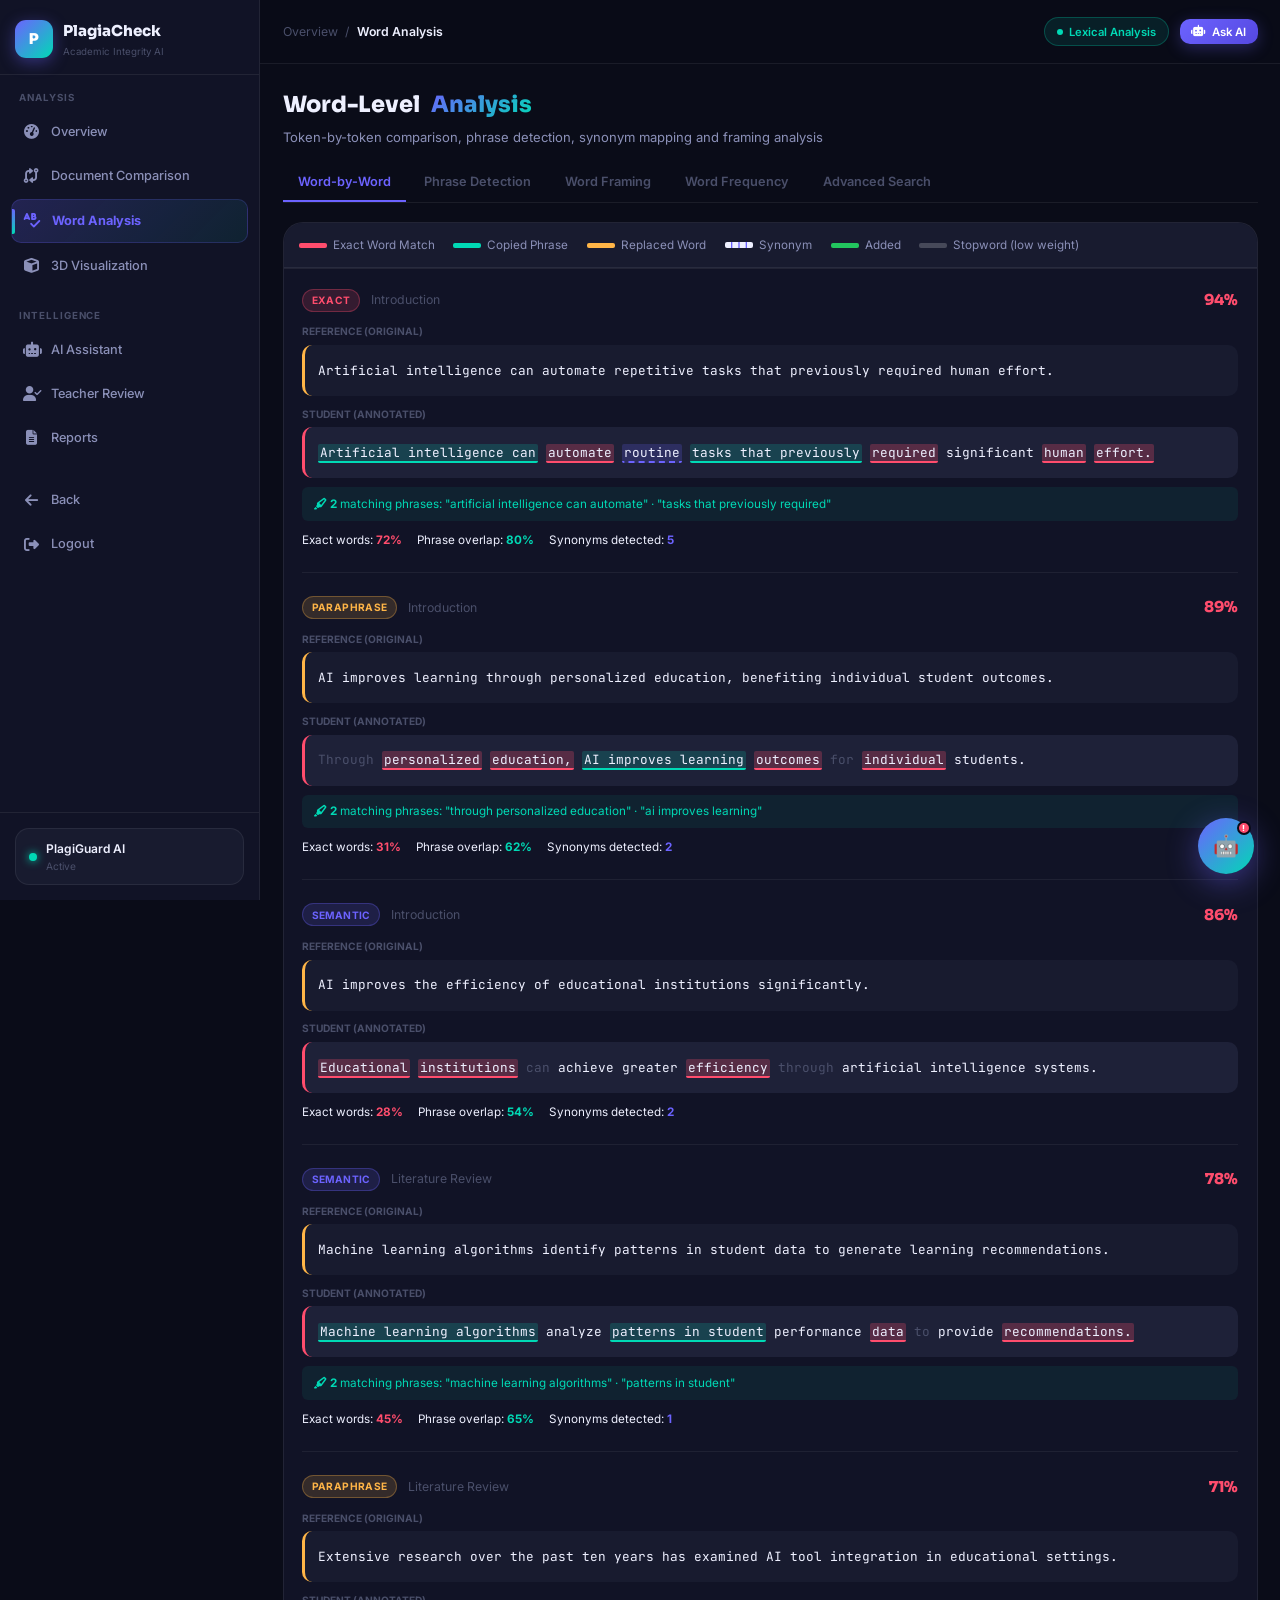
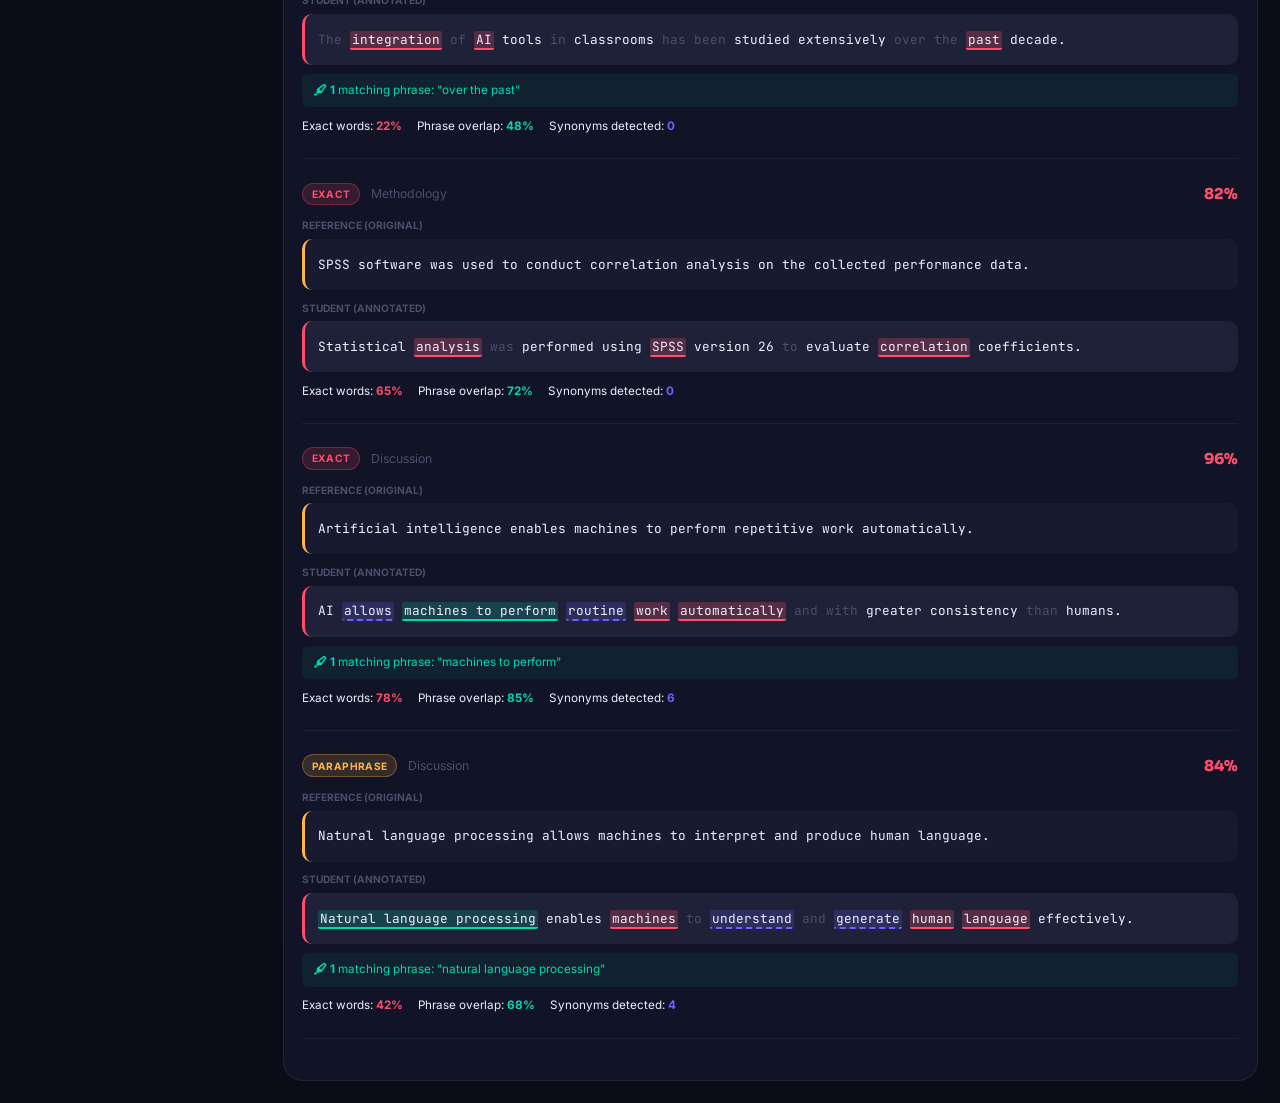
<file: src/main/resources/static/word-analysis.html>
<!DOCTYPE html>
<html lang="en">
<head>
<meta charset="UTF-8"/><meta name="viewport" content="width=device-width,initial-scale=1.0"/>
<title>Word Analysis — PlagiaCheck</title>
<link rel="stylesheet" href="css/advanced.css"/>
<link rel="stylesheet" href="https://cdnjs.cloudflare.com/ajax/libs/font-awesome/6.5.0/css/all.min.css"/>
<style>
.legend-row{display:flex;gap:1.25rem;flex-wrap:wrap;padding:.85rem 1rem;background:var(--bg-card2);border-bottom:1px solid var(--border);font-size:.78rem}
.legend-item{display:flex;align-items:center;gap:.4rem}
.legend-swatch{width:28px;height:5px;border-radius:2px}
.phrase-card{background:var(--bg-card2);border:1px solid var(--border);border-radius:var(--r-md);padding:1rem;margin-bottom:.75rem;transition:var(--t-base)}
.phrase-card:hover{border-color:var(--border-hl)}
.transform-arrow{text-align:center;color:var(--text-muted);padding:.2rem 0;font-size:1.1rem}
.freq-bar{height:22px;background:rgba(255,255,255,.05);border-radius:4px;overflow:hidden;position:relative}
.freq-fill{height:100%;border-radius:4px;transition:width 1s ease;display:flex;align-items:center;padding-left:.5rem;font-size:.72rem;font-weight:700;color:rgba(255,255,255,.85)}
</style>
</head>
<body>
<div class="app-shell">
<aside class="adv-sidebar">
  <div class="sidebar-brand"><div class="brand-logo">P</div><div><div class="brand-text">PlagiaCheck</div><div class="brand-sub">Academic Integrity AI</div></div></div>
  <div class="nav-section">
    <div class="nav-section-label">Analysis</div>
    <a href="advanced-dashboard.html" class="nav-item"><span class="nav-icon"><i class="fa-solid fa-gauge-high"></i></span><span>Overview</span></a>
    <a href="comparison.html" class="nav-item"><span class="nav-icon"><i class="fa-solid fa-code-compare"></i></span><span>Document Comparison</span></a>
    <a href="word-analysis.html" class="nav-item active"><span class="nav-icon"><i class="fa-solid fa-spell-check"></i></span><span>Word Analysis</span></a>
    <a href="visualization.html" class="nav-item"><span class="nav-icon"><i class="fa-solid fa-cube"></i></span><span>3D Visualization</span></a>
  </div>
  <div class="nav-section">
    <div class="nav-section-label">Intelligence</div>
    <a href="ai-assistant.html" class="nav-item"><span class="nav-icon"><i class="fa-solid fa-robot"></i></span><span>AI Assistant</span></a>
    <a href="teacher-review.html" class="nav-item"><span class="nav-icon"><i class="fa-solid fa-user-check"></i></span><span>Teacher Review</span></a>
    <a href="report.html" class="nav-item"><span class="nav-icon"><i class="fa-solid fa-file-lines"></i></span><span>Reports</span></a>
  </div>
  <div class="nav-section">
    <a href="advanced-dashboard.html" class="nav-item"><span class="nav-icon"><i class="fa-solid fa-arrow-left"></i></span><span>Back</span></a>
    <a href="#" class="nav-item logout-btn"><span class="nav-icon"><i class="fa-solid fa-right-from-bracket"></i></span><span>Logout</span></a>
  </div>
  <div class="sidebar-bottom"><div class="ai-status"><div class="ai-pulse"></div><div><div style="font-size:.8rem;font-weight:600">PlagiGuard AI</div><div style="font-size:.68rem;color:var(--text-muted)">Active</div></div></div></div>
</aside>

<div class="page-content">
  <div class="adv-topbar">
    <div class="topbar-left"><div class="breadcrumb"><a href="advanced-dashboard.html">Overview</a><span class="sep">/</span><span class="crumb-active">Word Analysis</span></div></div>
    <div class="topbar-right">
      <div class="analysis-badge"><div class="dot"></div>Lexical Analysis</div>
      <button class="btn btn-primary btn-sm" onclick="window.location='ai-assistant.html'"><i class="fa-solid fa-robot"></i> Ask AI</button>
    </div>
  </div>

  <div class="page-body">
    <div class="section-header mb-2">
      <div class="title">Word-Level <span class="grad">Analysis</span></div>
      <div class="subtitle">Token-by-token comparison, phrase detection, synonym mapping and framing analysis</div>
    </div>

    <!-- Tabs -->
    <div style="display:flex;gap:.25rem;border-bottom:1px solid var(--border);margin-bottom:1.25rem">
      <button class="tab-btn active" onclick="switchTab('wordlevel',this)">Word-by-Word</button>
      <button class="tab-btn" onclick="switchTab('phrases',this)">Phrase Detection</button>
      <button class="tab-btn" onclick="switchTab('framing',this)">Word Framing</button>
      <button class="tab-btn" onclick="switchTab('frequency',this)">Word Frequency</button>
      <button class="tab-btn" onclick="switchTab('search',this)">Advanced Search</button>
    </div>

    <!-- Word by Word -->
    <div id="tab-wordlevel" class="tab-pane active">
      <div class="panel" style="margin-bottom:0;border-radius:var(--r-lg) var(--r-lg) 0 0">
        <div class="legend-row">
          <div class="legend-item"><div class="legend-swatch" style="background:var(--danger)"></div><span style="color:var(--text-secondary)">Exact Word Match</span></div>
          <div class="legend-item"><div class="legend-swatch" style="background:var(--accent)"></div><span style="color:var(--text-secondary)">Copied Phrase</span></div>
          <div class="legend-item"><div class="legend-swatch" style="background:var(--warning)"></div><span style="color:var(--text-secondary)">Replaced Word</span></div>
          <div class="legend-item"><div class="legend-swatch" style="background:var(--primary);border-style:dashed"></div><span style="color:var(--text-secondary)">Synonym</span></div>
          <div class="legend-item"><div class="legend-swatch" style="background:var(--success)"></div><span style="color:var(--text-secondary)">Added</span></div>
          <div class="legend-item"><div class="legend-swatch" style="background:rgba(255,255,255,.2)"></div><span style="color:var(--text-secondary)">Stopword (low weight)</span></div>
        </div>
      </div>
      <div style="background:var(--bg-card);border:1px solid var(--border);border-top:none;border-radius:0 0 var(--r-lg) var(--r-lg);padding:1.25rem">
        <div id="wordLevelContent"></div>
      </div>
    </div>

    <!-- Phrase Detection -->
    <div id="tab-phrases" class="tab-pane">
      <div class="grid-2" style="gap:1rem;align-items:start">
        <div class="panel">
          <div class="panel-header"><div class="panel-title">🔍 Detected Copied Phrases</div><span id="phraseTotal" style="font-size:.78rem;color:var(--text-muted)"></span></div>
          <div class="panel-body" id="phraseDetectionList"></div>
        </div>
        <div class="panel">
          <div class="panel-header"><div class="panel-title">📊 Phrase Overlap by Sentence</div></div>
          <div class="panel-body" id="phraseOverlapBars"></div>
        </div>
      </div>
    </div>

    <!-- Word Framing -->
    <div id="tab-framing" class="tab-pane">
      <div style="display:flex;flex-direction:column;gap:1rem" id="framingList"></div>
    </div>

    <!-- Word Frequency -->
    <div id="tab-frequency" class="tab-pane">
      <div class="grid-2" style="gap:1rem;align-items:start">
        <div class="panel">
          <div class="panel-header"><div class="panel-title">📈 Student — Top Content Words</div></div>
          <div class="panel-body" id="freqStudent"></div>
        </div>
        <div class="panel">
          <div class="panel-header"><div class="panel-title">📚 Reference — Top Content Words</div></div>
          <div class="panel-body" id="freqReference"></div>
        </div>
      </div>
    </div>

    <!-- Advanced Search -->
    <div id="tab-search" class="tab-pane">
      <div class="panel">
        <div class="panel-header"><div class="panel-title">🔎 Advanced Search</div></div>
        <div class="panel-body">
          <div style="display:flex;gap:.75rem;margin-bottom:1.25rem;flex-wrap:wrap">
            <div class="search-bar" style="flex:1;min-width:240px">
              <i class="fa-solid fa-magnifying-glass search-icon"></i>
              <input type="text" id="searchInput" placeholder="Search word, phrase, or sentence…" onkeydown="if(event.key==='Enter') doSearch()"/>
            </div>
            <select class="filter-select" id="searchScope">
              <option value="both">Both Documents</option>
              <option value="student">Student Only</option>
              <option value="reference">Reference Only</option>
            </select>
            <button class="btn btn-primary" onclick="doSearch()"><i class="fa-solid fa-magnifying-glass"></i> Search</button>
          </div>
          <div id="searchResults"></div>
        </div>
      </div>
    </div>

  </div>
</div>
</div>

<button class="float-chat-btn" id="floatChatBtn">🤖<span class="notif">!</span></button>
<div class="float-chat-panel" id="floatChatPanel">
  <div class="chat-container">
    <div class="chat-header"><div class="chat-avatar">🤖</div><div><div class="chat-name">PlagiGuard AI</div><div class="chat-status"><div style="width:6px;height:6px;border-radius:50%;background:var(--accent)"></div>Online</div></div></div>
    <div class="chat-messages" id="floatMessages"></div>
    <div class="chat-prompts"><span class="prompt-chip">[Find paraphrases]</span><span class="prompt-chip">[Exact matches]</span></div>
    <div class="chat-input-row"><textarea class="chat-input" rows="1" placeholder="Ask about word analysis…"></textarea><button class="btn btn-primary chat-send-btn" style="padding:.55rem .8rem"><i class="fa-solid fa-paper-plane"></i></button></div>
  </div>
</div>
<div class="toast-container" id="toastContainer"></div>
<script src="js/engine.js"></script>
<script>
document.addEventListener('DOMContentLoaded',()=>{
  initAdvNav(); initFloatingChat();
  buildWordLevel();
  buildPhraseDetection();
  buildFraming();
  buildFrequency();
});

function switchTab(name,btn){
  document.querySelectorAll('.tab-btn').forEach(b=>b.classList.remove('active'));
  document.querySelectorAll('.tab-pane').forEach(p=>p.classList.remove('active'));
  btn.classList.add('active');
  document.getElementById('tab-'+name).classList.add('active');
}

function buildWordLevel(){
  const container=document.getElementById('wordLevelContent');
  const highMatches=MOCK_DATA.matches.filter(m=>m.score>65).slice(0,8);
  container.innerHTML=highMatches.map(m=>{
    const s=MOCK_DATA.student.sentences.find(x=>x.id===m.studentId);
    const r=MOCK_DATA.reference.sentences.find(x=>x.id===m.refId);
    if(!s||!r) return '';
    const diffHtml=buildWordDiff(s.text,r.text);
    const phrases=detectPhrases(s.text,r.text);
    return `<div style="margin-bottom:1.5rem;padding-bottom:1.5rem;border-bottom:1px solid rgba(255,255,255,.06)">
      <div style="display:flex;align-items:center;gap:.75rem;margin-bottom:.75rem;flex-wrap:wrap">
        ${matchChip(m.type)}
        <span style="font-size:.82rem;color:var(--text-muted)">${s.section}</span>
        <span style="margin-left:auto;font-family:'Sora',sans-serif;font-weight:800;color:${scoreColor(m.score)}">${m.score}%</span>
      </div>
      <div style="font-size:.68rem;font-weight:700;text-transform:uppercase;color:var(--text-muted);margin-bottom:.35rem">Reference (original)</div>
      <div class="word-diff-wrap" style="background:var(--bg-card2);padding:.85rem;border-radius:var(--r-sm);margin-bottom:.65rem;border-left:3px solid var(--warning)">${r.text}</div>
      <div style="font-size:.68rem;font-weight:700;text-transform:uppercase;color:var(--text-muted);margin-bottom:.35rem">Student (annotated)</div>
      <div class="word-diff-wrap" style="background:var(--bg-card3);padding:.85rem;border-radius:var(--r-sm);border-left:3px solid var(--danger)">${diffHtml}</div>
      ${phrases.length?`<div style="margin-top:.6rem;font-size:.78rem;padding:.5rem .75rem;background:rgba(0,217,181,.07);border-radius:var(--r-xs);color:var(--accent)">
        <i class="fa-solid fa-highlighter"></i> <strong>${phrases.length}</strong> matching phrase${phrases.length!==1?'s':''}: ${phrases.slice(0,3).map(p=>`"${p.phrase}"`).join(' · ')}
      </div>`:''}
      <div style="display:flex;gap:1rem;margin-top:.65rem;font-size:.78rem;flex-wrap:wrap">
        <span>Exact words: <strong style="color:var(--danger)">${m.exactOverlap}%</strong></span>
        <span>Phrase overlap: <strong style="color:var(--accent)">${m.phraseOverlap}%</strong></span>
        <span>Synonyms detected: <strong style="color:var(--primary)">${Object.keys(SYNONYMS).filter(k=>tokenize(s.text).includes(k)||tokenize(s.text).includes(SYNONYMS[k])).length}</strong></span>
      </div>
    </div>`;
  }).join('');
}

function buildPhraseDetection(){
  const all=[];
  MOCK_DATA.matches.forEach(m=>{
    const s=MOCK_DATA.student.sentences.find(x=>x.id===m.studentId);
    const r=MOCK_DATA.reference.sentences.find(x=>x.id===m.refId);
    if(!s||!r) return;
    detectPhrases(s.text,r.text).forEach(p=>all.push({...p,match:m,student:s,ref:r}));
  });
  document.getElementById('phraseTotal').textContent=all.length+' phrases found';
  document.getElementById('phraseDetectionList').innerHTML=all.length
    ? all.map(p=>`<div class="phrase-card">
        <div class="flex-between mb-1">
          <div style="font-family:'JetBrains Mono',monospace;color:var(--accent);font-size:.82rem">"${p.phrase}"</div>
          <div style="display:flex;gap:.4rem">${matchChip(p.match.type)}<span style="font-size:.72rem;color:var(--text-muted)">${p.length}w</span></div>
        </div>
        <div style="font-size:.75rem;color:var(--text-muted)">
          Section: <strong style="color:var(--text-primary)">${p.student.section}</strong> &nbsp;|&nbsp;
          Phrase overlap: <strong style="color:var(--accent)">${phraseOverlapPct(p.student.text,p.ref.text)}%</strong> &nbsp;|&nbsp;
          Original: <em>"${p.ref.text.substring(0,50)}…"</em>
        </div>
      </div>`).join('')
    : '<div class="empty-state"><div class="empty-icon">✅</div><div class="empty-title">No significant phrases</div></div>';

  document.getElementById('phraseOverlapBars').innerHTML=MOCK_DATA.matches.map(m=>{
    const s=MOCK_DATA.student.sentences.find(x=>x.id===m.studentId);
    const r=MOCK_DATA.reference.sentences.find(x=>x.id===m.refId);
    if(!s||!r) return '';
    const pct=phraseOverlapPct(s.text,r.text);
    return `<div style="margin-bottom:.75rem">
      <div class="flex-between" style="font-size:.78rem;margin-bottom:.3rem">
        <span style="color:var(--text-secondary)">${s.text.substring(0,42)}…</span>
        <span style="font-weight:800;color:var(--accent)">${pct}%</span>
      </div>
      <div style="height:6px;background:rgba(255,255,255,.05);border-radius:3px;overflow:hidden">
        <div style="height:100%;background:var(--accent);width:${pct}%;transition:width 1s ease"></div>
      </div>
    </div>`;
  }).join('');
}

function buildFraming(){
  const high=MOCK_DATA.matches.filter(m=>m.paraphraseConf>75).slice(0,5);
  document.getElementById('framingList').innerHTML=high.map(m=>{
    const s=MOCK_DATA.student.sentences.find(x=>x.id===m.studentId);
    const r=MOCK_DATA.reference.sentences.find(x=>x.id===m.refId);
    if(!s||!r) return '';
    const changes=analyzeTransformation(s.text,r.text);
    const synChanges=changes.filter(c=>c.type==='synonym');
    const added=changes.filter(c=>c.type==='added');
    const removed=changes.filter(c=>c.type==='removed');
    return `<div class="panel" style="margin:0">
      <div class="panel-header">
        <div class="panel-title">🖊️ Word Framing — ${s.section}</div>
        <span style="font-size:.78rem;color:var(--text-muted)">Paraphrase confidence: <strong style="color:var(--accent)">${m.paraphraseConf}%</strong></span>
      </div>
      <div class="panel-body">
        <div style="display:grid;grid-template-columns:1fr 1fr;gap:1rem;margin-bottom:1rem">
          <div><div style="font-size:.68rem;font-weight:700;text-transform:uppercase;color:var(--text-muted);margin-bottom:.35rem">Original</div>
            <div style="background:var(--bg-card2);border-left:3px solid var(--warning);padding:.75rem;border-radius:var(--r-xs);font-size:.83rem;font-style:italic;color:var(--text-secondary)">"${r.text}"</div></div>
          <div><div style="font-size:.68rem;font-weight:700;text-transform:uppercase;color:var(--text-muted);margin-bottom:.35rem">Student</div>
            <div style="background:var(--bg-card2);border-left:3px solid var(--danger);padding:.75rem;border-radius:var(--r-xs);font-size:.83rem;font-style:italic;color:var(--text-secondary)">"${s.text}"</div></div>
        </div>
        <div style="display:grid;grid-template-columns:repeat(3,1fr);gap:.75rem;margin-bottom:1rem">
          <div style="background:var(--bg-card3);border-radius:var(--r-sm);padding:.75rem;text-align:center">
            <div style="font-size:1.2rem;font-weight:800;color:var(--warning)">${synChanges.length}</div>
            <div style="font-size:.7rem;color:var(--text-muted)">Synonyms</div>
          </div>
          <div style="background:var(--bg-card3);border-radius:var(--r-sm);padding:.75rem;text-align:center">
            <div style="font-size:1.2rem;font-weight:800;color:var(--success)">${added.length}</div>
            <div style="font-size:.7rem;color:var(--text-muted)">Words Added</div>
          </div>
          <div style="background:var(--bg-card3);border-radius:var(--r-sm);padding:.75rem;text-align:center">
            <div style="font-size:1.2rem;font-weight:800;color:var(--danger)">${removed.length}</div>
            <div style="font-size:.7rem;color:var(--text-muted)">Words Removed</div>
          </div>
        </div>
        ${synChanges.length?`<div style="margin-bottom:.85rem">
          <div style="font-size:.72rem;font-weight:700;text-transform:uppercase;color:var(--text-muted);margin-bottom:.4rem">Synonym Substitutions</div>
          <div style="display:flex;flex-wrap:wrap;gap:.4rem">
            ${synChanges.map(c=>`<div style="background:var(--bg-card2);border:1px solid var(--border);border-radius:var(--r-sm);padding:.3rem .65rem;font-size:.78rem;display:flex;align-items:center;gap:.4rem">
              <span style="color:var(--danger)">${c.from}</span>
              <i class="fa-solid fa-arrow-right" style="font-size:.65rem;color:var(--text-muted)"></i>
              <span style="color:var(--success)">${c.to}</span>
              <span style="font-size:.65rem;color:var(--text-muted);padding:.05rem .35rem;background:var(--bg-card3);border-radius:8px">synonym</span>
            </div>`).join('')}
          </div>
        </div>`:''}
        <div class="ai-explanation">
          <div class="ai-tag"><i class="fa-solid fa-robot"></i> AI Framing Analysis</div>
          Meaning preserved through ${synChanges.length?'synonym replacement':''}${synChanges.length&&(added.length||removed.length)?', ':''}${added.length?'additional modifiers':''}${removed.length?'content removal':''}. Semantic similarity: ${m.semanticSim}%. Structural similarity: ${m.structuralSim}%.
        </div>
      </div>
    </div>`;
  }).join('');
}

function buildFrequency(){
  const countWords=(sentences)=>{
    const freq={};
    sentences.forEach(s=>tokenize(s.text).forEach(w=>{
      if(!isStopword(w)&&w.length>3){ freq[w]=(freq[w]||0)+1; }
    }));
    return Object.entries(freq).sort((a,b)=>b[1]-a[1]).slice(0,15);
  };
  const stu=countWords(MOCK_DATA.student.sentences);
  const ref=countWords(MOCK_DATA.reference.sentences);
  const max=Math.max(...stu.map(x=>x[1]),...ref.map(x=>x[1]));
  const render=(words,el)=>{
    el.innerHTML=words.map(([w,c])=>{
      const pct=Math.round((c/max)*100);
      const inBoth=stu.find(x=>x[0]===w)&&ref.find(x=>x[0]===w);
      return `<div style="margin-bottom:.55rem">
        <div class="flex-between" style="font-size:.78rem;margin-bottom:.25rem">
          <span style="font-family:'JetBrains Mono',monospace;color:${inBoth?'var(--warning)':'var(--text-secondary)'}">${w}</span>
          <span style="font-weight:700">${c}×</span>
        </div>
        <div class="freq-bar">
          <div class="freq-fill" style="width:${pct}%;background:${inBoth?'var(--warning)':'var(--primary)'}65">${inBoth?'⚠️ shared':''}</div>
        </div>
      </div>`;
    }).join('');
  };
  render(stu,document.getElementById('freqStudent'));
  render(ref,document.getElementById('freqReference'));
}

function doSearch(){
  const q=(document.getElementById('searchInput').value||'').trim();
  const scope=document.getElementById('searchScope').value;
  const results=document.getElementById('searchResults');
  if(!q){ results.innerHTML='<div class="empty-state"><div class="empty-icon">🔍</div><div class="empty-title">Enter a search term</div></div>'; return; }
  const qLower = q.toLowerCase();
  // Escape regex special chars to prevent ReDoS
  const qEscaped = q.replace(/[.*+?^${}()|[\]\\]/g,'\\$&');
  let safeRe;
  try { safeRe = new RegExp(`(${qEscaped})`, 'gi'); } catch(e) { safeRe = null; }
  const hits=[];
  if(scope!=='reference') MOCK_DATA.student.sentences.forEach(s=>{ if(s.text.toLowerCase().includes(qLower)) hits.push({...s,doc:'Student'}); });
  if(scope!=='student')   MOCK_DATA.reference.sentences.forEach(s=>{ if(s.text.toLowerCase().includes(qLower)) hits.push({...s,doc:'Reference'}); });
  results.innerHTML=hits.length
    ? `<div style="font-size:.82rem;color:var(--text-muted);margin-bottom:.85rem">${hits.length} result${hits.length!==1?'s':''} for "<strong style="color:var(--text-primary)">${escHtml(q)}</strong>"</div>`
      + hits.map(h=>{
          const hi = safeRe
            ? h.text.replace(safeRe,'<mark style="background:rgba(255,181,71,.35);color:var(--text-primary);border-radius:2px;padding:0 2px">$1</mark>')
            : escHtml(h.text);
          const m=MOCK_DATA.matches.find(x=>x.studentId===h.id||x.refId===h.id);
          return `<div style="background:var(--bg-card2);border:1px solid var(--border);border-radius:var(--r-md);padding:.85rem 1rem;margin-bottom:.6rem">
            <div class="flex-between mb-1">
              <span style="font-size:.72rem;font-weight:700;color:${h.doc==='Student'?'var(--danger)':'var(--warning)'}">${h.doc} — ${h.section}</span>
              ${m?matchChip(m.type):'<span class="match-chip chip-original">ORIGINAL</span>'}
            </div>
            <div style="font-size:.85rem;line-height:1.7">${hi}</div>
          </div>`;
        }).join('')
    : `<div class="empty-state"><div class="empty-icon">🔍</div><div class="empty-title">No results for "${escHtml(q)}"</div></div>`;
}
</script>
</body>
</html>
</file>
<file: src/main/resources/static/css/style.css>
/* =========================================
   PlagiaCheck — Global Stylesheet
   ========================================= */

@import url('https://fonts.googleapis.com/css2?family=Inter:wght@300;400;500;600;700;800&family=Sora:wght@600;700;800&display=swap');

/* ── CSS Variables ─────────────────────── */
:root {
  --primary:        #6C63FF;
  --primary-dark:   #5548e0;
  --primary-light:  #ede9ff;
  --accent:         #00D9B5;
  --accent-dark:    #00b89a;
  --danger:         #FF4D6D;
  --warning:        #FFB547;
  --success:        #22C55E;
  --info:           #3B9EFF;

  --bg-base:        #0D0F1A;
  --bg-card:        #161827;
  --bg-card2:       #1E2035;
  --bg-input:       #1a1d2e;
  --border:         rgba(255,255,255,0.08);
  --border-hover:   rgba(108,99,255,0.5);

  --text-primary:   #F0F2FF;
  --text-secondary: #9499B8;
  --text-muted:     #555a75;

  --radius-sm:   8px;
  --radius-md:   14px;
  --radius-lg:   22px;
  --radius-xl:   32px;

  --shadow-glow:   0 0 40px rgba(108,99,255,0.25);
  --shadow-card:   0 8px 32px rgba(0,0,0,0.4);
  --shadow-hover:  0 16px 48px rgba(108,99,255,0.3);

  --transition:    all 0.25s cubic-bezier(0.4,0,0.2,1);
}

/* ── Reset ─────────────────────────────── */
*, *::before, *::after { box-sizing: border-box; margin: 0; padding: 0; }

html { scroll-behavior: smooth; }

body {
  font-family: 'Inter', sans-serif;
  background: var(--bg-base);
  color: var(--text-primary);
  min-height: 100vh;
  line-height: 1.6;
  overflow-x: hidden;
}

a { color: inherit; text-decoration: none; }
ul { list-style: none; }
img { max-width: 100%; display: block; }
button { cursor: pointer; font-family: inherit; }
input, textarea, select { font-family: inherit; }

/* ── Scrollbar ─────────────────────────── */
::-webkit-scrollbar { width: 6px; }
::-webkit-scrollbar-track { background: var(--bg-base); }
::-webkit-scrollbar-thumb { background: var(--primary); border-radius: 3px; }

/* ── Background Grid ────────────────────── */
.grid-bg {
  position: fixed; inset: 0; z-index: 0; pointer-events: none;
  background-image:
    linear-gradient(rgba(108,99,255,0.04) 1px, transparent 1px),
    linear-gradient(90deg, rgba(108,99,255,0.04) 1px, transparent 1px);
  background-size: 60px 60px;
}

/* ── Glow Blobs ─────────────────────────── */
.blob {
  position: fixed; border-radius: 50%; pointer-events: none; z-index: 0;
  filter: blur(120px); opacity: 0.12;
}
.blob-1 { width: 600px; height: 600px; background: var(--primary); top: -200px; left: -200px; }
.blob-2 { width: 500px; height: 500px; background: var(--accent);  bottom: -150px; right: -150px; }
.blob-3 { width: 300px; height: 300px; background: var(--danger);  top: 40%; left: 50%; }

/* ── Navbar ─────────────────────────────── */
.navbar {
  position: sticky; top: 0; z-index: 100;
  display: flex; align-items: center; justify-content: space-between;
  padding: 0 2rem;
  height: 68px;
  background: rgba(13,15,26,0.85);
  backdrop-filter: blur(20px);
  border-bottom: 1px solid var(--border);
}
.navbar-brand {
  display: flex; align-items: center; gap: 10px;
  font-family: 'Sora', sans-serif; font-size: 1.35rem; font-weight: 700;
  color: var(--text-primary);
}
.navbar-brand .logo-icon {
  width: 36px; height: 36px; border-radius: 10px;
  background: linear-gradient(135deg, var(--primary), var(--accent));
  display: flex; align-items: center; justify-content: center;
  font-size: 1rem; font-weight: 800; color: #fff;
}
.navbar-nav {
  display: flex; align-items: center; gap: 0.25rem;
}
.navbar-nav a {
  padding: 0.45rem 1rem; border-radius: var(--radius-sm);
  font-size: 0.9rem; font-weight: 500; color: var(--text-secondary);
  transition: var(--transition);
}
.navbar-nav a:hover, .navbar-nav a.active {
  color: var(--text-primary); background: rgba(108,99,255,0.12);
}
.navbar-actions { display: flex; align-items: center; gap: 0.75rem; }
.user-avatar {
  width: 36px; height: 36px; border-radius: 50%;
  background: linear-gradient(135deg, var(--primary), var(--accent));
  display: flex; align-items: center; justify-content: center;
  font-weight: 700; font-size: 0.85rem; color: #fff; cursor: pointer;
}

/* ── Buttons ─────────────────────────────── */
.btn {
  display: inline-flex; align-items: center; justify-content: center; gap: 8px;
  padding: 0.65rem 1.5rem; border-radius: var(--radius-sm);
  font-size: 0.9rem; font-weight: 600; border: none;
  transition: var(--transition); position: relative; overflow: hidden;
  white-space: nowrap;
}
.btn::after {
  content: ''; position: absolute; inset: 0;
  background: rgba(255,255,255,0); transition: var(--transition);
}
.btn:hover::after { background: rgba(255,255,255,0.07); }

.btn-primary {
  background: linear-gradient(135deg, var(--primary), var(--primary-dark));
  color: #fff; box-shadow: 0 4px 20px rgba(108,99,255,0.35);
}
.btn-primary:hover { transform: translateY(-1px); box-shadow: 0 8px 28px rgba(108,99,255,0.45); }

.btn-accent {
  background: linear-gradient(135deg, var(--accent), var(--accent-dark));
  color: #fff; box-shadow: 0 4px 20px rgba(0,217,181,0.3);
}
.btn-accent:hover { transform: translateY(-1px); box-shadow: 0 8px 28px rgba(0,217,181,0.4); }

.btn-outline {
  background: transparent; color: var(--text-primary);
  border: 1px solid var(--border);
}
.btn-outline:hover { border-color: var(--primary); color: var(--primary); background: var(--primary-light); }

.btn-danger { background: var(--danger); color: #fff; }
.btn-danger:hover { transform: translateY(-1px); box-shadow: 0 6px 20px rgba(255,77,109,0.4); }

.btn-sm { padding: 0.4rem 0.9rem; font-size: 0.8rem; }
.btn-lg { padding: 0.85rem 2rem; font-size: 1rem; border-radius: var(--radius-md); }
.btn-full { width: 100%; }

.btn:disabled { opacity: 0.5; cursor: not-allowed; transform: none !important; }

/* ── Cards ──────────────────────────────── */
.card {
  background: var(--bg-card); border: 1px solid var(--border);
  border-radius: var(--radius-lg); padding: 1.75rem;
  transition: var(--transition); position: relative; overflow: hidden;
}
.card:hover { border-color: var(--border-hover); box-shadow: var(--shadow-hover); }
.card-header { display: flex; align-items: center; justify-content: space-between; margin-bottom: 1.25rem; }
.card-title { font-size: 1.05rem; font-weight: 700; color: var(--text-primary); }
.card-subtitle { font-size: 0.82rem; color: var(--text-secondary); margin-top: 0.2rem; }

/* Stat Card */
.stat-card {
  background: var(--bg-card); border: 1px solid var(--border);
  border-radius: var(--radius-lg); padding: 1.5rem;
  display: flex; align-items: flex-start; gap: 1rem;
  transition: var(--transition);
}
.stat-card:hover { transform: translateY(-3px); box-shadow: var(--shadow-hover); border-color: var(--border-hover); }
.stat-icon {
  width: 52px; height: 52px; border-radius: var(--radius-md);
  display: flex; align-items: center; justify-content: center;
  font-size: 1.4rem; flex-shrink: 0;
}
.stat-icon.purple  { background: rgba(108,99,255,0.15); color: var(--primary); }
.stat-icon.teal    { background: rgba(0,217,181,0.15);  color: var(--accent); }
.stat-icon.red     { background: rgba(255,77,109,0.15); color: var(--danger); }
.stat-icon.yellow  { background: rgba(255,181,71,0.15); color: var(--warning); }
.stat-icon.green   { background: rgba(34,197,94,0.15);  color: var(--success); }
.stat-icon.blue    { background: rgba(59,158,255,0.15); color: var(--info); }
.stat-body {}
.stat-value { font-size: 1.9rem; font-weight: 800; font-family: 'Sora', sans-serif; line-height: 1; }
.stat-label { font-size: 0.82rem; color: var(--text-secondary); margin-top: 0.3rem; font-weight: 500; }
.stat-change { font-size: 0.75rem; margin-top: 0.4rem; display: flex; align-items: center; gap: 4px; }
.stat-change.up   { color: var(--success); }
.stat-change.down { color: var(--danger); }

/* ── Forms ──────────────────────────────── */
.form-group { margin-bottom: 1.25rem; }
.form-label {
  display: block; font-size: 0.85rem; font-weight: 600;
  color: var(--text-secondary); margin-bottom: 0.5rem;
  letter-spacing: 0.02em;
}
.form-control {
  width: 100%; padding: 0.75rem 1rem;
  background: var(--bg-input); border: 1px solid var(--border);
  border-radius: var(--radius-sm); color: var(--text-primary);
  font-size: 0.9rem; transition: var(--transition);
  outline: none;
}
.form-control:focus {
  border-color: var(--primary);
  box-shadow: 0 0 0 3px rgba(108,99,255,0.15);
}
.form-control::placeholder { color: var(--text-muted); }
.input-icon-wrap { position: relative; }
.input-icon-wrap .icon {
  position: absolute; left: 1rem; top: 50%; transform: translateY(-50%);
  color: var(--text-muted); font-size: 1rem; pointer-events: none;
}
.input-icon-wrap .form-control { padding-left: 2.75rem; }
.input-icon-wrap .toggle-pass {
  position: absolute; right: 1rem; top: 50%; transform: translateY(-50%);
  color: var(--text-muted); cursor: pointer; background: none; border: none;
  font-size: 1rem; transition: var(--transition);
}
.input-icon-wrap .toggle-pass:hover { color: var(--primary); }

.form-error { font-size: 0.78rem; color: var(--danger); margin-top: 0.35rem; }
.form-hint  { font-size: 0.78rem; color: var(--text-muted); margin-top: 0.35rem; }

/* ── Badge ──────────────────────────────── */
.badge {
  display: inline-flex; align-items: center; gap: 5px;
  padding: 0.25rem 0.7rem; border-radius: 20px;
  font-size: 0.72rem; font-weight: 700; letter-spacing: 0.04em; text-transform: uppercase;
}
.badge-success  { background: rgba(34,197,94,0.15);  color: var(--success); }
.badge-warning  { background: rgba(255,181,71,0.15);  color: var(--warning); }
.badge-danger   { background: rgba(255,77,109,0.15);  color: var(--danger); }
.badge-critical { background: rgba(255,77,109,0.2);   color: #ff2052; border: 1px solid rgba(255,77,109,0.3); }
.badge-info     { background: rgba(59,158,255,0.15);  color: var(--info); }
.badge-purple   { background: rgba(108,99,255,0.15);  color: var(--primary); }
.badge-pending  { background: rgba(155,155,155,0.15); color: #9499B8; }

/* ── Progress Ring ──────────────────────── */
.score-ring { position: relative; display: inline-flex; align-items: center; justify-content: center; }
.score-ring svg { transform: rotate(-90deg); }
.score-ring .ring-bg { fill: none; stroke: rgba(255,255,255,0.06); }
.score-ring .ring-fill { fill: none; stroke-linecap: round; transition: stroke-dashoffset 1s ease; }
.score-ring .ring-text {
  position: absolute; text-align: center;
  font-family: 'Sora', sans-serif; font-weight: 800;
}
.score-ring .ring-text .value { font-size: 1.6rem; line-height: 1; }
.score-ring .ring-text .label { font-size: 0.7rem; color: var(--text-secondary); }

/* ── Score Bar ──────────────────────────── */
.score-bar-wrap { margin-bottom: 0.9rem; }
.score-bar-header { display: flex; justify-content: space-between; margin-bottom: 0.4rem; font-size: 0.82rem; }
.score-bar-header .name { color: var(--text-secondary); font-weight: 500; }
.score-bar-header .pct  { color: var(--text-primary);   font-weight: 700; }
.score-bar-track {
  height: 7px; background: rgba(255,255,255,0.06);
  border-radius: 4px; overflow: hidden;
}
.score-bar-fill {
  height: 100%; border-radius: 4px;
  transition: width 1.2s cubic-bezier(0.4,0,0.2,1);
}

/* ── Table ──────────────────────────────── */
.table-wrap { overflow-x: auto; border-radius: var(--radius-md); }
.data-table { width: 100%; border-collapse: collapse; }
.data-table th {
  padding: 0.85rem 1rem; text-align: left;
  font-size: 0.75rem; font-weight: 700; letter-spacing: 0.06em; text-transform: uppercase;
  color: var(--text-muted); border-bottom: 1px solid var(--border);
  background: var(--bg-card2);
}
.data-table td {
  padding: 1rem 1rem; font-size: 0.87rem; color: var(--text-secondary);
  border-bottom: 1px solid rgba(255,255,255,0.04);
  vertical-align: middle;
}
.data-table tr:hover td { background: rgba(108,99,255,0.04); color: var(--text-primary); }
.data-table .doc-title { color: var(--text-primary); font-weight: 600; }
.data-table .doc-size  { color: var(--text-muted); font-size: 0.78rem; }

/* ── Upload Zone ────────────────────────── */
.upload-zone {
  border: 2px dashed var(--border); border-radius: var(--radius-lg);
  padding: 3rem 2rem; text-align: center; cursor: pointer;
  transition: var(--transition); position: relative;
  background: rgba(108,99,255,0.02);
}
.upload-zone:hover,
.upload-zone.drag-over {
  border-color: var(--primary);
  background: rgba(108,99,255,0.07);
  box-shadow: inset 0 0 30px rgba(108,99,255,0.05);
}
.upload-zone input[type="file"] { position: absolute; inset: 0; opacity: 0; cursor: pointer; }
.upload-icon {
  width: 72px; height: 72px; border-radius: 50%; margin: 0 auto 1.25rem;
  background: linear-gradient(135deg, var(--primary), var(--accent));
  display: flex; align-items: center; justify-content: center;
  font-size: 1.8rem; color: #fff;
  box-shadow: 0 8px 24px rgba(108,99,255,0.35);
}
.upload-title { font-size: 1.15rem; font-weight: 700; margin-bottom: 0.5rem; }
.upload-subtitle { font-size: 0.85rem; color: var(--text-secondary); }
.upload-types {
  display: flex; justify-content: center; gap: 0.5rem; flex-wrap: wrap; margin-top: 1rem;
}
.file-type-chip {
  padding: 0.25rem 0.75rem; border-radius: 20px;
  background: var(--bg-card2); border: 1px solid var(--border);
  font-size: 0.75rem; font-weight: 600; color: var(--text-secondary);
}
.file-preview {
  display: none; align-items: center; gap: 1rem;
  padding: 1rem 1.25rem; border-radius: var(--radius-md);
  background: var(--bg-card2); border: 1px solid var(--border);
  margin-top: 1rem; text-align: left;
}
.file-preview.show { display: flex; }
.file-preview-icon { font-size: 1.8rem; }
.file-preview-info .name { font-weight: 600; font-size: 0.9rem; }
.file-preview-info .size { font-size: 0.78rem; color: var(--text-secondary); margin-top: 0.15rem; }
.file-preview-remove { margin-left: auto; color: var(--danger); cursor: pointer; font-size: 1.1rem; background: none; border: none; }

/* ── Match Source Card ──────────────────── */
.match-card {
  background: var(--bg-card2); border: 1px solid var(--border);
  border-radius: var(--radius-md); padding: 1.25rem;
  margin-bottom: 0.75rem; transition: var(--transition);
}
.match-card:hover { border-color: var(--border-hover); }
.match-card-header { display: flex; align-items: center; justify-content: space-between; margin-bottom: 0.75rem; gap: 1rem; }
.match-source-name { font-weight: 600; font-size: 0.9rem; color: var(--text-primary); }
.match-source-url  { font-size: 0.75rem; color: var(--primary); margin-top: 0.15rem; }
.match-text-block {
  background: var(--bg-input); border-radius: var(--radius-sm);
  padding: 0.85rem 1rem; font-size: 0.82rem; color: var(--text-secondary);
  border-left: 3px solid var(--primary); line-height: 1.65; margin-top: 0.6rem;
  font-style: italic;
}
.match-meta { display: flex; gap: 1rem; flex-wrap: wrap; margin-top: 0.75rem; }
.match-meta-item { font-size: 0.78rem; color: var(--text-muted); }
.match-meta-item span { color: var(--text-primary); font-weight: 600; }

/* ── Alert ──────────────────────────────── */
.alert {
  display: flex; align-items: flex-start; gap: 0.75rem;
  padding: 0.9rem 1.1rem; border-radius: var(--radius-md);
  font-size: 0.87rem; border: 1px solid transparent;
  margin-bottom: 1rem;
}
.alert-success { background: rgba(34,197,94,0.1);   border-color: rgba(34,197,94,0.25);  color: #4ade80; }
.alert-danger   { background: rgba(255,77,109,0.1);  border-color: rgba(255,77,109,0.25); color: #ff6b87; }
.alert-warning  { background: rgba(255,181,71,0.1);  border-color: rgba(255,181,71,0.25); color: #ffc562; }
.alert-info     { background: rgba(59,158,255,0.1);  border-color: rgba(59,158,255,0.25); color: #6bb5ff; }

/* ── Spinner / Loader ───────────────────── */
.spinner {
  width: 20px; height: 20px; border-radius: 50%;
  border: 2px solid rgba(255,255,255,0.15);
  border-top-color: #fff;
  animation: spin 0.7s linear infinite;
  display: inline-block;
}
@keyframes spin { to { transform: rotate(360deg); } }

.page-loader {
  position: fixed; inset: 0; z-index: 9999;
  background: var(--bg-base);
  display: flex; flex-direction: column; align-items: center; justify-content: center; gap: 1rem;
}
.page-loader .loader-ring {
  width: 60px; height: 60px; border-radius: 50%;
  border: 3px solid rgba(108,99,255,0.2);
  border-top-color: var(--primary);
  animation: spin 0.9s linear infinite;
}

/* ── Toast ──────────────────────────────── */
.toast-container {
  position: fixed; top: 80px; right: 1.5rem; z-index: 9998;
  display: flex; flex-direction: column; gap: 0.6rem;
}
.toast {
  display: flex; align-items: center; gap: 0.75rem;
  padding: 0.85rem 1.25rem; border-radius: var(--radius-md);
  font-size: 0.87rem; font-weight: 500; min-width: 280px;
  background: var(--bg-card); border: 1px solid var(--border);
  box-shadow: var(--shadow-card);
  animation: slideIn 0.3s ease;
}
.toast.success { border-color: rgba(34,197,94,0.4);  color: var(--success); }
.toast.error   { border-color: rgba(255,77,109,0.4); color: var(--danger); }
.toast.info    { border-color: rgba(59,158,255,0.4); color: var(--info); }
@keyframes slideIn {
  from { opacity: 0; transform: translateX(20px); }
  to   { opacity: 1; transform: translateX(0); }
}
@keyframes fadeOut {
  from { opacity: 1; transform: translateX(0); }
  to   { opacity: 0; transform: translateX(20px); }
}

/* ── Layout Utilities ───────────────────── */
.container { width: 100%; max-width: 1280px; margin: 0 auto; padding: 0 1.5rem; }
.main-content { position: relative; z-index: 1; padding: 2rem 1.5rem; max-width: 1280px; margin: 0 auto; }
.grid-2 { display: grid; grid-template-columns: repeat(2, 1fr); gap: 1.25rem; }
.grid-3 { display: grid; grid-template-columns: repeat(3, 1fr); gap: 1.25rem; }
.grid-4 { display: grid; grid-template-columns: repeat(4, 1fr); gap: 1.25rem; }
.flex-between { display: flex; align-items: center; justify-content: space-between; }
.flex-center  { display: flex; align-items: center; justify-content: center; }
.flex-gap     { display: flex; align-items: center; gap: 0.75rem; }
.mt-1 { margin-top: 0.5rem; }  .mt-2 { margin-top: 1rem; }  .mt-3 { margin-top: 1.5rem; }
.mb-1 { margin-bottom: 0.5rem; } .mb-2 { margin-bottom: 1rem; } .mb-3 { margin-bottom: 1.5rem; }
.gap-1 { gap: 0.5rem; } .gap-2 { gap: 1rem; } .gap-3 { gap: 1.5rem; }
.text-sm { font-size: 0.82rem; } .text-xs { font-size: 0.72rem; }
.text-muted { color: var(--text-secondary); }
.text-primary-color { color: var(--primary); }
.font-bold { font-weight: 700; } .font-semibold { font-weight: 600; }
.text-center { text-align: center; }
.divider { border: none; border-top: 1px solid var(--border); margin: 1.5rem 0; }

/* ── Page Header ────────────────────────── */
.page-header {
  margin-bottom: 2rem;
  display: flex; align-items: flex-start; justify-content: space-between; flex-wrap: wrap; gap: 1rem;
}
.page-title { font-family: 'Sora', sans-serif; font-size: 1.7rem; font-weight: 800; }
.page-title span { background: linear-gradient(135deg, var(--primary), var(--accent)); -webkit-background-clip: text; -webkit-text-fill-color: transparent; }
.page-subtitle { font-size: 0.9rem; color: var(--text-secondary); margin-top: 0.35rem; }

/* ── Auth Pages ─────────────────────────── */
.auth-page {
  min-height: 100vh; display: flex; align-items: center; justify-content: center;
  padding: 2rem 1rem;
}
.auth-card {
  background: var(--bg-card); border: 1px solid var(--border);
  border-radius: var(--radius-xl); padding: 2.5rem;
  width: 100%; max-width: 440px;
  box-shadow: var(--shadow-card);
}
.auth-logo {
  display: flex; align-items: center; gap: 10px;
  font-family: 'Sora', sans-serif; font-size: 1.4rem; font-weight: 800;
  margin-bottom: 2rem; justify-content: center;
}
.auth-logo .logo-icon {
  width: 42px; height: 42px; border-radius: 12px;
  background: linear-gradient(135deg, var(--primary), var(--accent));
  display: flex; align-items: center; justify-content: center;
  font-size: 1.1rem; color: #fff; font-weight: 800;
}
.auth-title { font-size: 1.5rem; font-weight: 800; text-align: center; margin-bottom: 0.4rem; }
.auth-subtitle { font-size: 0.87rem; color: var(--text-secondary); text-align: center; margin-bottom: 2rem; }
.auth-divider {
  display: flex; align-items: center; gap: 0.75rem; margin: 1.5rem 0;
  font-size: 0.8rem; color: var(--text-muted);
}
.auth-divider::before, .auth-divider::after {
  content: ''; flex: 1; height: 1px; background: var(--border);
}
.auth-footer { text-align: center; font-size: 0.85rem; color: var(--text-secondary); margin-top: 1.5rem; }
.auth-footer a { color: var(--primary); font-weight: 600; }

/* ── Risk Badge colors ──────────────────── */
.risk-LOW      { color: var(--success); background: rgba(34,197,94,0.12);  padding: 0.2rem 0.6rem; border-radius: 20px; font-size: 0.75rem; font-weight: 700; }
.risk-MEDIUM   { color: var(--warning); background: rgba(255,181,71,0.12); padding: 0.2rem 0.6rem; border-radius: 20px; font-size: 0.75rem; font-weight: 700; }
.risk-HIGH     { color: var(--danger);  background: rgba(255,77,109,0.12); padding: 0.2rem 0.6rem; border-radius: 20px; font-size: 0.75rem; font-weight: 700; }
.risk-CRITICAL { color: #ff2052;        background: rgba(255,0,50,0.15);   padding: 0.2rem 0.6rem; border-radius: 20px; font-size: 0.75rem; font-weight: 700; border: 1px solid rgba(255,0,50,0.25); }

/* ── Shimmer Skeleton ───────────────────── */
.skeleton {
  background: linear-gradient(90deg, var(--bg-card2) 25%, rgba(255,255,255,0.04) 50%, var(--bg-card2) 75%);
  background-size: 200% 100%;
  animation: shimmer 1.5s infinite;
  border-radius: var(--radius-sm);
}
@keyframes shimmer { from { background-position: 200% 0; } to { background-position: -200% 0; } }

/* ── Empty State ────────────────────────── */
.empty-state { text-align: center; padding: 3rem 1rem; }
.empty-icon { font-size: 3rem; margin-bottom: 1rem; opacity: 0.4; }
.empty-title { font-size: 1.05rem; font-weight: 700; color: var(--text-secondary); }
.empty-subtitle { font-size: 0.85rem; color: var(--text-muted); margin-top: 0.4rem; }

/* ── Hero Section (Landing) ─────────────── */
.hero {
  text-align: center; padding: 5rem 1rem 3rem;
  position: relative; z-index: 1;
}
.hero-badge {
  display: inline-flex; align-items: center; gap: 6px;
  padding: 0.35rem 1rem; border-radius: 20px;
  background: rgba(108,99,255,0.12); border: 1px solid rgba(108,99,255,0.3);
  font-size: 0.8rem; font-weight: 600; color: var(--primary);
  margin-bottom: 1.5rem;
}
.hero h1 {
  font-family: 'Sora', sans-serif; font-size: clamp(2.2rem, 5vw, 3.8rem);
  font-weight: 800; line-height: 1.15; margin-bottom: 1.25rem;
}
.hero h1 .grad {
  background: linear-gradient(135deg, var(--primary), var(--accent));
  -webkit-background-clip: text; -webkit-text-fill-color: transparent;
}
.hero p { font-size: 1.05rem; color: var(--text-secondary); max-width: 600px; margin: 0 auto 2.5rem; line-height: 1.8; }
.hero-actions { display: flex; justify-content: center; gap: 1rem; flex-wrap: wrap; }
.hero-stats { display: flex; justify-content: center; gap: 3rem; margin-top: 4rem; flex-wrap: wrap; }
.hero-stat-item { text-align: center; }
.hero-stat-value { font-family: 'Sora', sans-serif; font-size: 2rem; font-weight: 800; color: var(--text-primary); }
.hero-stat-label { font-size: 0.82rem; color: var(--text-secondary); margin-top: 0.25rem; }

/* ── Feature Cards (Landing) ────────────── */
.features { padding: 4rem 0; }
.features-grid { display: grid; grid-template-columns: repeat(auto-fit, minmax(260px, 1fr)); gap: 1.25rem; margin-top: 2.5rem; }
.feature-card {
  background: var(--bg-card); border: 1px solid var(--border);
  border-radius: var(--radius-lg); padding: 1.75rem;
  transition: var(--transition);
}
.feature-card:hover { transform: translateY(-4px); border-color: var(--border-hover); box-shadow: var(--shadow-hover); }
.feature-icon {
  width: 52px; height: 52px; border-radius: var(--radius-md);
  display: flex; align-items: center; justify-content: center; font-size: 1.4rem;
  margin-bottom: 1.1rem;
  background: linear-gradient(135deg, rgba(108,99,255,0.2), rgba(0,217,181,0.1));
  border: 1px solid rgba(108,99,255,0.2);
}
.feature-title { font-size: 1rem; font-weight: 700; margin-bottom: 0.5rem; }
.feature-desc  { font-size: 0.85rem; color: var(--text-secondary); line-height: 1.65; }

/* ── Section Title ──────────────────────── */
.section-label {
  font-size: 0.75rem; font-weight: 700; letter-spacing: 0.12em; text-transform: uppercase;
  color: var(--primary); margin-bottom: 0.5rem;
}
.section-title {
  font-family: 'Sora', sans-serif; font-size: clamp(1.5rem, 3vw, 2rem);
  font-weight: 800; line-height: 1.2;
}
.section-subtitle { font-size: 0.92rem; color: var(--text-secondary); margin-top: 0.5rem; max-width: 540px; }

/* ── Step Flow (Landing) ────────────────── */
.steps { display: flex; gap: 0; position: relative; }
.steps::before {
  content: ''; position: absolute; top: 28px; left: 28px; right: 28px; height: 2px;
  background: linear-gradient(90deg, var(--primary), var(--accent));
  z-index: 0;
}
.step { flex: 1; text-align: center; position: relative; z-index: 1; padding: 0 1rem; }
.step-num {
  width: 56px; height: 56px; border-radius: 50%; margin: 0 auto 1rem;
  background: linear-gradient(135deg, var(--primary), var(--accent));
  display: flex; align-items: center; justify-content: center;
  font-family: 'Sora', sans-serif; font-size: 1.1rem; font-weight: 800; color: #fff;
  box-shadow: 0 4px 20px rgba(108,99,255,0.4);
}
.step-title { font-weight: 700; font-size: 0.92rem; margin-bottom: 0.35rem; }
.step-desc  { font-size: 0.8rem; color: var(--text-secondary); }

/* ── Sidebar Layout ─────────────────────── */
.app-layout { display: flex; min-height: 100vh; }
.sidebar {
  width: 240px; flex-shrink: 0;
  background: var(--bg-card); border-right: 1px solid var(--border);
  display: flex; flex-direction: column; padding: 1.5rem 1rem;
  position: sticky; top: 0; height: 100vh; overflow-y: auto;
}
.sidebar-logo {
  display: flex; align-items: center; gap: 10px;
  font-family: 'Sora', sans-serif; font-size: 1.15rem; font-weight: 800;
  padding: 0 0.5rem; margin-bottom: 2rem;
}
.sidebar-logo .logo-icon {
  width: 32px; height: 32px; border-radius: 9px;
  background: linear-gradient(135deg, var(--primary), var(--accent));
  display: flex; align-items: center; justify-content: center;
  font-size: 0.85rem; color: #fff; font-weight: 800;
}
.sidebar-section { margin-bottom: 0.25rem; }
.sidebar-label {
  font-size: 0.68rem; font-weight: 700; letter-spacing: 0.1em; text-transform: uppercase;
  color: var(--text-muted); padding: 0.5rem; margin-bottom: 0.25rem;
}
.sidebar-link {
  display: flex; align-items: center; gap: 10px;
  padding: 0.65rem 0.75rem; border-radius: var(--radius-sm);
  font-size: 0.87rem; font-weight: 500; color: var(--text-secondary);
  transition: var(--transition); margin-bottom: 0.1rem;
}
.sidebar-link:hover  { background: rgba(108,99,255,0.1); color: var(--text-primary); }
.sidebar-link.active { background: rgba(108,99,255,0.15); color: var(--primary); font-weight: 700; }
.sidebar-link .link-icon { font-size: 1rem; width: 20px; text-align: center; }
.sidebar-bottom { margin-top: auto; padding-top: 1rem; border-top: 1px solid var(--border); }

/* ── Processing Animation ───────────────── */
.processing-anim {
  display: flex; flex-direction: column; align-items: center; gap: 1rem; padding: 2rem;
}
.pulse-ring {
  width: 80px; height: 80px; border-radius: 50%; position: relative;
  background: linear-gradient(135deg, var(--primary), var(--accent));
  display: flex; align-items: center; justify-content: center;
}
.pulse-ring::before, .pulse-ring::after {
  content: ''; position: absolute; border-radius: 50%;
  border: 2px solid var(--primary); animation: pulsate 2s ease-out infinite;
}
.pulse-ring::after { animation-delay: 1s; }
@keyframes pulsate {
  0%   { width: 100%; height: 100%; opacity: 0.8; }
  100% { width: 200%; height: 200%; opacity: 0; }
}

/* ── Responsive ─────────────────────────── */
@media (max-width: 1024px) {
  .grid-4 { grid-template-columns: repeat(2, 1fr); }
}
@media (max-width: 768px) {
  .grid-2, .grid-3, .grid-4 { grid-template-columns: 1fr; }
  .navbar-nav { display: none; }
  .steps::before { display: none; }
  .steps { flex-direction: column; align-items: flex-start; }
  .sidebar { display: none; }
  .page-title { font-size: 1.4rem; }
  .hero h1 { font-size: 2rem; }
}
</file>
<file: src/main/resources/static/css/advanced.css>
/* ================================================================
   PlagiaCheck Advanced Platform — advanced.css
   Premium academic AI dashboard design system
   ================================================================ */

@import url('https://fonts.googleapis.com/css2?family=Inter:wght@300;400;500;600;700;800&family=Sora:wght@600;700;800&family=JetBrains+Mono:wght@400;500&display=swap');

/* ── Extended Variables ──────────────────────────────────────── */
:root {
  /* Core palette */
  --primary:       #6C63FF;
  --primary-dark:  #5548e0;
  --primary-light: rgba(108,99,255,0.12);
  --accent:        #00D9B5;
  --accent-dark:   #00b89a;
  --danger:        #FF4D6D;
  --warning:       #FFB547;
  --success:       #22C55E;
  --info:          #3B9EFF;

  /* Similarity risk scale */
  --risk-low:      #22C55E;
  --risk-medium:   #FFB547;
  --risk-high:     #FF7A00;
  --risk-critical: #FF4D6D;
  --risk-original: #3B9EFF;

  /* Word diff colors */
  --diff-exact:    rgba(255,77,109,0.25);
  --diff-replaced: rgba(255,181,71,0.25);
  --diff-added:    rgba(34,197,94,0.2);
  --diff-removed:  rgba(255,77,109,0.15);
  --diff-synonym:  rgba(108,99,255,0.2);
  --diff-phrase:   rgba(0,217,181,0.18);

  /* Surfaces */
  --bg-base:   #0A0C18;
  --bg-card:   #111326;
  --bg-card2:  #181B2F;
  --bg-card3:  #1E2138;
  --bg-input:  #161828;
  --bg-glass:  rgba(17,19,38,0.72);
  --border:    rgba(255,255,255,0.07);
  --border-md: rgba(255,255,255,0.12);
  --border-hl: rgba(108,99,255,0.45);

  /* Text */
  --text-primary:   #EEF0FF;
  --text-secondary: #8B90B8;
  --text-muted:     #4A4F6A;
  --text-code:      #A9B1D6;

  /* Radius */
  --r-xs: 6px; --r-sm: 10px; --r-md: 14px;
  --r-lg: 20px; --r-xl: 28px; --r-2xl: 36px;

  /* Shadows */
  --shadow-sm:    0 2px 8px rgba(0,0,0,0.3);
  --shadow-md:    0 8px 32px rgba(0,0,0,0.4);
  --shadow-lg:    0 20px 60px rgba(0,0,0,0.5);
  --shadow-glow:  0 0 40px rgba(108,99,255,0.2);
  --shadow-hover: 0 16px 48px rgba(108,99,255,0.28);

  /* Transitions */
  --t-fast:   all 0.15s ease;
  --t-base:   all 0.25s cubic-bezier(0.4,0,0.2,1);
  --t-slow:   all 0.4s cubic-bezier(0.4,0,0.2,1);
  --t-spring: all 0.35s cubic-bezier(0.34,1.56,0.64,1);
}

/* ── Base Reset ──────────────────────────────────────────────── */
*, *::before, *::after { box-sizing: border-box; margin: 0; padding: 0; }
html { scroll-behavior: smooth; font-size: 15px; }
body {
  font-family: 'Inter', sans-serif;
  background: var(--bg-base); color: var(--text-primary);
  min-height: 100vh; line-height: 1.6; overflow-x: hidden;
}
a { color: inherit; text-decoration: none; }
button { cursor: pointer; font-family: inherit; border: none; background: none; }
input, select, textarea { font-family: inherit; }
::-webkit-scrollbar { width: 5px; height: 5px; }
::-webkit-scrollbar-track { background: var(--bg-base); }
::-webkit-scrollbar-thumb { background: var(--primary); border-radius: 3px; }

/* ── App Shell ───────────────────────────────────────────────── */
.app-shell { display: flex; min-height: 100vh; }

/* ── Advanced Sidebar ────────────────────────────────────────── */
.adv-sidebar {
  width: 260px; flex-shrink: 0;
  background: var(--bg-card);
  border-right: 1px solid var(--border);
  display: flex; flex-direction: column;
  position: sticky; top: 0; height: 100vh;
  overflow-y: auto; overflow-x: hidden;
  transition: width 0.3s ease;
  z-index: 50;
}
.adv-sidebar.collapsed { width: 64px; }
.sidebar-brand {
  display: flex; align-items: center; gap: 10px;
  padding: 1.25rem 1rem 1rem;
  border-bottom: 1px solid var(--border);
  min-height: 64px;
}
.brand-logo {
  width: 38px; height: 38px; border-radius: 11px; flex-shrink: 0;
  background: linear-gradient(135deg, var(--primary), var(--accent));
  display: flex; align-items: center; justify-content: center;
  font-weight: 900; font-size: 1rem; color: #fff;
  box-shadow: 0 4px 16px rgba(108,99,255,0.4);
}
.brand-text { font-family: 'Sora', sans-serif; font-size: 1rem; font-weight: 800; white-space: nowrap; }
.brand-sub  { font-size: 0.65rem; color: var(--text-muted); margin-top: 1px; white-space: nowrap; }

.nav-section { padding: 1rem 0.75rem 0.25rem; }
.nav-section-label {
  font-size: 0.65rem; font-weight: 700; letter-spacing: 0.1em;
  text-transform: uppercase; color: var(--text-muted);
  padding: 0 0.5rem; margin-bottom: 0.35rem; white-space: nowrap;
}
.nav-item {
  display: flex; align-items: center; gap: 10px;
  padding: 0.6rem 0.75rem; border-radius: var(--r-sm);
  font-size: 0.85rem; font-weight: 500; color: var(--text-secondary);
  transition: var(--t-base); margin-bottom: 2px; white-space: nowrap;
  cursor: pointer; position: relative;
}
.nav-item:hover  { background: var(--primary-light); color: var(--text-primary); }
.nav-item.active {
  background: linear-gradient(135deg, rgba(108,99,255,0.2), rgba(0,217,181,0.08));
  color: var(--primary); font-weight: 700;
  border: 1px solid rgba(108,99,255,0.2);
}
.nav-item.active::before {
  content: ''; position: absolute; left: 0; top: 20%; bottom: 20%;
  width: 3px; border-radius: 0 2px 2px 0;
  background: linear-gradient(180deg, var(--primary), var(--accent));
}
.nav-icon { font-size: 1rem; width: 18px; text-align: center; flex-shrink: 0; }
.nav-badge {
  margin-left: auto; font-size: 0.65rem; font-weight: 700;
  padding: 0.1rem 0.45rem; border-radius: 10px;
  background: rgba(255,77,109,0.2); color: var(--danger);
}

.sidebar-bottom {
  margin-top: auto; padding: 1rem; border-top: 1px solid var(--border);
}
.ai-status {
  display: flex; align-items: center; gap: 0.6rem;
  background: var(--bg-card2); border: 1px solid var(--border);
  border-radius: var(--r-md); padding: 0.65rem 0.85rem;
  font-size: 0.78rem;
}
.ai-pulse {
  width: 8px; height: 8px; border-radius: 50%;
  background: var(--accent); flex-shrink: 0;
  box-shadow: 0 0 8px var(--accent);
  animation: pulse-dot 2s ease-in-out infinite;
}
@keyframes pulse-dot {
  0%,100% { transform: scale(1); opacity: 1; }
  50%      { transform: scale(1.4); opacity: 0.7; }
}

/* ── Top Bar ─────────────────────────────────────────────────── */
.adv-topbar {
  height: 64px; position: sticky; top: 0; z-index: 40;
  background: rgba(10,12,24,0.85); backdrop-filter: blur(20px);
  border-bottom: 1px solid var(--border);
  display: flex; align-items: center; justify-content: space-between;
  padding: 0 1.5rem; gap: 1rem;
}
.topbar-left  { display: flex; align-items: center; gap: 1rem; }
.topbar-right { display: flex; align-items: center; gap: 0.75rem; }
.breadcrumb   { display: flex; align-items: center; gap: 0.5rem; font-size: 0.82rem; color: var(--text-muted); }
.breadcrumb .crumb-active { color: var(--text-primary); font-weight: 600; }
.breadcrumb .sep { color: var(--text-muted); }

.analysis-badge {
  display: flex; align-items: center; gap: 6px;
  padding: 0.3rem 0.8rem; border-radius: 20px;
  background: rgba(0,217,181,0.1); border: 1px solid rgba(0,217,181,0.25);
  font-size: 0.75rem; font-weight: 600; color: var(--accent);
}
.analysis-badge .dot { width: 6px; height: 6px; border-radius: 50%; background: var(--accent); }

/* ── Page Content ────────────────────────────────────────────── */
.page-content { flex: 1; display: flex; flex-direction: column; min-width: 0; }
.page-body { flex: 1; padding: 1.5rem; overflow-y: auto; }

/* ── Section Header ──────────────────────────────────────────── */
.section-header { margin-bottom: 1.5rem; }
.section-header .title {
  font-family: 'Sora', sans-serif; font-size: 1.5rem; font-weight: 800;
  display: flex; align-items: center; gap: 0.75rem;
}
.section-header .title .grad {
  background: linear-gradient(135deg, var(--primary), var(--accent));
  -webkit-background-clip: text; -webkit-text-fill-color: transparent;
}
.section-header .subtitle { font-size: 0.87rem; color: var(--text-secondary); margin-top: 0.3rem; }

/* ── KPI Cards ───────────────────────────────────────────────── */
.kpi-grid {
  display: grid;
  grid-template-columns: repeat(auto-fill, minmax(200px, 1fr));
  gap: 1rem; margin-bottom: 1.5rem;
}
.kpi-card {
  background: var(--bg-card); border: 1px solid var(--border);
  border-radius: var(--r-lg); padding: 1.25rem;
  position: relative; overflow: hidden;
  transition: var(--t-base);
}
.kpi-card::before {
  content: ''; position: absolute; top: 0; left: 0; right: 0; height: 2px;
  background: var(--kpi-color, var(--primary));
}
.kpi-card:hover { transform: translateY(-2px); box-shadow: var(--shadow-hover); border-color: var(--border-hl); }
.kpi-label { font-size: 0.72rem; font-weight: 700; text-transform: uppercase; letter-spacing: 0.08em; color: var(--text-muted); margin-bottom: 0.5rem; }
.kpi-value { font-family: 'Sora', sans-serif; font-size: 1.8rem; font-weight: 800; line-height: 1; color: var(--kpi-color, var(--text-primary)); }
.kpi-sub   { font-size: 0.75rem; color: var(--text-muted); margin-top: 0.3rem; }
.kpi-icon  { position: absolute; right: 1rem; top: 50%; transform: translateY(-50%); font-size: 2rem; opacity: 0.08; }
.kpi-trend { display: flex; align-items: center; gap: 4px; font-size: 0.72rem; margin-top: 0.4rem; }
.kpi-trend.up   { color: var(--success); }
.kpi-trend.down { color: var(--danger); }

/* ── Panel Card ──────────────────────────────────────────────── */
.panel {
  background: var(--bg-card); border: 1px solid var(--border);
  border-radius: var(--r-lg); overflow: hidden;
  margin-bottom: 1.25rem;
}
.panel-header {
  display: flex; align-items: center; justify-content: space-between;
  padding: 1rem 1.25rem; border-bottom: 1px solid var(--border);
  background: var(--bg-card2);
}
.panel-title { font-weight: 700; font-size: 0.95rem; display: flex; align-items: center; gap: 0.5rem; }
.panel-title .icon { font-size: 1rem; }
.panel-body { padding: 1.25rem; }
.panel-actions { display: flex; align-items: center; gap: 0.5rem; }

/* ── Buttons ─────────────────────────────────────────────────── */
.btn {
  display: inline-flex; align-items: center; justify-content: center; gap: 7px;
  padding: 0.55rem 1.2rem; border-radius: var(--r-sm);
  font-size: 0.83rem; font-weight: 600; transition: var(--t-base);
  white-space: nowrap; position: relative; overflow: hidden;
}
.btn-primary {
  background: linear-gradient(135deg, var(--primary), var(--primary-dark));
  color: #fff; box-shadow: 0 4px 16px rgba(108,99,255,0.3);
}
.btn-primary:hover { transform: translateY(-1px); box-shadow: 0 8px 24px rgba(108,99,255,0.4); }
.btn-accent {
  background: linear-gradient(135deg, var(--accent), var(--accent-dark));
  color: #fff; box-shadow: 0 4px 16px rgba(0,217,181,0.25);
}
.btn-accent:hover { transform: translateY(-1px); }
.btn-outline { background: transparent; color: var(--text-primary); border: 1px solid var(--border-md); }
.btn-outline:hover { border-color: var(--primary); color: var(--primary); background: var(--primary-light); }
.btn-ghost   { background: transparent; color: var(--text-secondary); }
.btn-ghost:hover { color: var(--text-primary); background: var(--bg-card2); }
.btn-danger  { background: var(--danger); color: #fff; }
.btn-success { background: var(--success); color: #fff; }
.btn-warning { background: var(--warning); color: #000; }
.btn-sm { padding: 0.35rem 0.75rem; font-size: 0.76rem; }
.btn-lg { padding: 0.75rem 1.75rem; font-size: 0.95rem; border-radius: var(--r-md); }
.btn-full { width: 100%; }
.btn:disabled { opacity: 0.4; cursor: not-allowed; transform: none !important; }
.btn-icon { width: 34px; height: 34px; padding: 0; border-radius: var(--r-sm); }

/* ── Similarity Heatmap ──────────────────────────────────────── */
.heatmap-doc { font-size: 0.87rem; line-height: 1.9; }
.hm-sentence {
  display: inline; border-radius: 3px;
  padding: 1px 2px; cursor: pointer; transition: var(--t-fast);
  position: relative;
}
.hm-sentence:hover { filter: brightness(1.3); }
.hm-0 { background: transparent; color: var(--text-primary); }
.hm-1 { background: rgba(34,197,94,0.15);  border-bottom: 2px solid var(--risk-low); }
.hm-2 { background: rgba(255,181,71,0.15); border-bottom: 2px solid var(--risk-medium); }
.hm-3 { background: rgba(255,122,0,0.15);  border-bottom: 2px solid var(--risk-high); }
.hm-4 { background: rgba(255,77,109,0.2);  border-bottom: 2px solid var(--risk-critical); }

/* ── Word Diff ───────────────────────────────────────────────── */
.word-diff-wrap { font-family: 'JetBrains Mono', monospace; font-size: 0.85rem; line-height: 2; }
.wd-exact    { background: var(--diff-exact);   border-bottom: 2px solid var(--danger);  border-radius: 2px; padding: 0 2px; }
.wd-phrase   { background: var(--diff-phrase);  border-bottom: 2px solid var(--accent);  border-radius: 2px; padding: 0 2px; }
.wd-replaced { background: var(--diff-replaced);border-bottom: 2px solid var(--warning); border-radius: 2px; padding: 0 2px; }
.wd-added    { background: var(--diff-added);   border-bottom: 2px solid var(--success); border-radius: 2px; padding: 0 2px; }
.wd-removed  { background: var(--diff-removed); text-decoration: line-through; opacity: 0.6; padding: 0 2px; }
.wd-synonym  { background: var(--diff-synonym); border-bottom: 2px dashed var(--primary); border-radius: 2px; padding: 0 2px; }
.wd-stopword { color: var(--text-muted); }

/* ── Side-by-side comparison ─────────────────────────────────── */
.compare-layout { display: grid; grid-template-columns: 1fr 1fr; gap: 1rem; height: calc(100vh - 200px); }
.compare-pane {
  background: var(--bg-card); border: 1px solid var(--border);
  border-radius: var(--r-lg); display: flex; flex-direction: column; overflow: hidden;
}
.compare-pane-header {
  padding: 0.85rem 1.1rem; border-bottom: 1px solid var(--border);
  background: var(--bg-card2); display: flex; align-items: center; justify-content: space-between;
  flex-shrink: 0;
}
.compare-pane-title { font-weight: 700; font-size: 0.88rem; }
.compare-pane-body  { flex: 1; overflow-y: auto; padding: 1.25rem; font-size: 0.87rem; line-height: 1.9; }

.match-highlight-orig   { background: rgba(255,181,71,0.22); border-left: 3px solid var(--warning); padding-left: 4px; }
.match-highlight-student{ background: rgba(255,77,109,0.18); border-left: 3px solid var(--danger);  padding-left: 4px; }
.match-highlight-active { outline: 2px solid var(--primary); border-radius: 3px; }

/* ── Match type chips ────────────────────────────────────────── */
.match-chip {
  display: inline-flex; align-items: center; gap: 4px;
  padding: 0.15rem 0.55rem; border-radius: 12px;
  font-size: 0.68rem; font-weight: 700; letter-spacing: 0.04em; text-transform: uppercase;
}
.chip-exact      { background: rgba(255,77,109,0.15); color: var(--danger); border: 1px solid rgba(255,77,109,0.3); }
.chip-semantic   { background: rgba(108,99,255,0.15); color: var(--primary); border: 1px solid rgba(108,99,255,0.3); }
.chip-paraphrase { background: rgba(255,181,71,0.15); color: var(--warning); border: 1px solid rgba(255,181,71,0.3); }
.chip-structural { background: rgba(59,158,255,0.15); color: var(--info); border: 1px solid rgba(59,158,255,0.3); }
.chip-common     { background: rgba(34,197,94,0.12); color: var(--success); border: 1px solid rgba(34,197,94,0.3); }
.chip-citation   { background: rgba(0,217,181,0.12); color: var(--accent); border: 1px solid rgba(0,217,181,0.3); }
.chip-original   { background: rgba(59,158,255,0.1); color: var(--info); }

/* ── Evidence Panel ──────────────────────────────────────────── */
.evidence-panel {
  background: var(--bg-card2); border: 1px solid var(--border);
  border-radius: var(--r-md); padding: 1.1rem;
}
.evidence-row { display: flex; align-items: flex-start; justify-content: space-between; gap: 1rem; margin-bottom: 0.6rem; }
.ev-label { font-size: 0.72rem; font-weight: 700; text-transform: uppercase; letter-spacing: 0.06em; color: var(--text-muted); }
.ev-value { font-size: 0.85rem; font-weight: 600; color: var(--text-primary); }
.ev-bar   { height: 5px; background: rgba(255,255,255,0.06); border-radius: 3px; overflow: hidden; margin-top: 3px; }
.ev-fill  { height: 100%; border-radius: 3px; transition: width 1s ease; }

.ai-explanation {
  background: linear-gradient(135deg, rgba(108,99,255,0.07), rgba(0,217,181,0.04));
  border: 1px solid rgba(108,99,255,0.2); border-radius: var(--r-md);
  padding: 0.9rem 1rem; font-size: 0.83rem; color: var(--text-secondary); line-height: 1.7;
  margin-top: 0.75rem;
}
.ai-explanation .ai-tag {
  font-size: 0.65rem; font-weight: 700; color: var(--primary);
  letter-spacing: 0.08em; text-transform: uppercase; margin-bottom: 0.35rem;
  display: flex; align-items: center; gap: 5px;
}

/* ── Detection Layers ────────────────────────────────────────── */
.layers-grid { display: flex; flex-direction: column; gap: 0.6rem; }
.layer-row {
  display: flex; align-items: center; gap: 1rem;
  background: var(--bg-card2); border: 1px solid var(--border);
  border-radius: var(--r-sm); padding: 0.7rem 1rem;
  transition: var(--t-base); cursor: default;
}
.layer-row:hover { border-color: var(--border-hl); }
.layer-num  { width: 24px; height: 24px; border-radius: 50%; background: var(--primary-light); color: var(--primary); font-size: 0.72rem; font-weight: 800; display: flex; align-items: center; justify-content: center; flex-shrink: 0; }
.layer-name { font-size: 0.83rem; font-weight: 600; min-width: 140px; }
.layer-bar-wrap { flex: 1; }
.layer-bar  { height: 8px; background: rgba(255,255,255,0.05); border-radius: 4px; overflow: hidden; }
.layer-fill { height: 100%; border-radius: 4px; transition: width 1.2s cubic-bezier(0.4,0,0.2,1); }
.layer-pct  { font-family: 'Sora', sans-serif; font-size: 0.88rem; font-weight: 800; min-width: 48px; text-align: right; }

/* ── Section Heatmap Grid ────────────────────────────────────── */
.section-heat-grid { display: grid; grid-template-columns: repeat(auto-fill, minmax(160px, 1fr)); gap: 0.75rem; }
.section-heat-card {
  background: var(--bg-card2); border-radius: var(--r-md);
  padding: 1rem; text-align: center; cursor: pointer; transition: var(--t-base);
  border: 2px solid transparent; position: relative; overflow: hidden;
}
.section-heat-card:hover { transform: translateY(-2px); }
.section-heat-card .bar-bg {
  position: absolute; bottom: 0; left: 0; right: 0;
  transition: height 1s ease;
}
.section-heat-card .card-content { position: relative; z-index: 1; }
.section-name { font-size: 0.8rem; font-weight: 700; margin-bottom: 0.4rem; }
.section-pct  { font-family: 'Sora', sans-serif; font-size: 1.4rem; font-weight: 800; }
.section-label{ font-size: 0.68rem; color: var(--text-muted); margin-top: 0.2rem; }

/* ── Source Attribution Chart ────────────────────────────────── */
.source-list { display: flex; flex-direction: column; gap: 0.65rem; }
.source-item {
  display: flex; align-items: center; gap: 0.85rem;
  padding: 0.75rem 1rem; border-radius: var(--r-md);
  background: var(--bg-card2); border: 1px solid var(--border);
  cursor: pointer; transition: var(--t-base);
}
.source-item:hover { border-color: var(--border-hl); transform: translateX(3px); }
.source-rank { font-family: 'Sora', sans-serif; font-size: 0.8rem; font-weight: 800; color: var(--text-muted); min-width: 20px; }
.source-name-wrap { flex: 1; min-width: 0; }
.source-name { font-weight: 600; font-size: 0.85rem; white-space: nowrap; overflow: hidden; text-overflow: ellipsis; }
.source-url  { font-size: 0.72rem; color: var(--primary); margin-top: 1px; }
.source-pct  { font-family: 'Sora', sans-serif; font-size: 1.1rem; font-weight: 800; min-width: 48px; text-align: right; }
.source-bar-col { min-width: 80px; }

/* ── AI Chat ─────────────────────────────────────────────────── */
.chat-container {
  display: flex; flex-direction: column; height: 100%;
  background: var(--bg-card); border-radius: var(--r-lg);
  overflow: hidden; border: 1px solid var(--border);
}
.chat-header {
  padding: 1rem 1.25rem; background: var(--bg-card2);
  border-bottom: 1px solid var(--border);
  display: flex; align-items: center; gap: 0.75rem; flex-shrink: 0;
}
.chat-avatar {
  width: 40px; height: 40px; border-radius: 50%;
  background: linear-gradient(135deg, var(--primary), var(--accent));
  display: flex; align-items: center; justify-content: center;
  font-size: 1.1rem; color: #fff; flex-shrink: 0;
  box-shadow: 0 0 16px rgba(108,99,255,0.4);
}
.chat-name     { font-weight: 700; font-size: 0.95rem; }
.chat-status   { font-size: 0.72rem; color: var(--accent); display: flex; align-items: center; gap: 4px; }
.chat-messages { flex: 1; overflow-y: auto; padding: 1.25rem; display: flex; flex-direction: column; gap: 1rem; }
.chat-msg { display: flex; gap: 0.75rem; align-items: flex-start; max-width: 90%; }
.chat-msg.user { flex-direction: row-reverse; margin-left: auto; }
.chat-msg-avatar {
  width: 30px; height: 30px; border-radius: 50%; flex-shrink: 0;
  display: flex; align-items: center; justify-content: center;
  font-size: 0.85rem; font-weight: 700;
}
.msg-ai-avatar   { background: linear-gradient(135deg, var(--primary), var(--accent)); color: #fff; }
.msg-user-avatar { background: var(--bg-card3); color: var(--text-secondary); }
.chat-bubble {
  padding: 0.75rem 1rem; border-radius: var(--r-md); font-size: 0.85rem; line-height: 1.65;
}
.bubble-ai {
  background: var(--bg-card2); border: 1px solid var(--border);
  border-bottom-left-radius: 4px; color: var(--text-primary);
}
.bubble-user {
  background: linear-gradient(135deg, var(--primary), var(--primary-dark));
  color: #fff; border-bottom-right-radius: 4px;
}
.chat-evidence {
  margin-top: 0.6rem; padding: 0.6rem 0.75rem;
  background: rgba(108,99,255,0.08); border-radius: var(--r-sm);
  border-left: 3px solid var(--primary);
  font-size: 0.78rem; color: var(--text-secondary);
}
.chat-evidence .ev-title { font-weight: 700; color: var(--primary); margin-bottom: 0.25rem; font-size: 0.72rem; }
.chat-prompts { display: flex; gap: 0.5rem; flex-wrap: wrap; padding: 0.75rem 1.25rem; border-top: 1px solid var(--border); }
.prompt-chip {
  padding: 0.3rem 0.75rem; border-radius: 20px;
  background: var(--bg-card2); border: 1px solid var(--border);
  font-size: 0.75rem; font-weight: 500; color: var(--text-secondary);
  cursor: pointer; transition: var(--t-base);
}
.prompt-chip:hover { border-color: var(--primary); color: var(--primary); background: var(--primary-light); }
.chat-input-row {
  display: flex; gap: 0.6rem; padding: 0.85rem 1.25rem;
  border-top: 1px solid var(--border); background: var(--bg-card2);
}
.chat-input {
  flex: 1; background: var(--bg-input); border: 1px solid var(--border);
  border-radius: var(--r-md); padding: 0.65rem 1rem;
  color: var(--text-primary); font-size: 0.85rem; resize: none;
  transition: var(--t-base); outline: none;
}
.chat-input:focus { border-color: var(--primary); box-shadow: 0 0 0 3px rgba(108,99,255,0.1); }

/* ── Floating Chat Button ────────────────────────────────────── */
.float-chat-btn {
  position: fixed; bottom: 1.75rem; right: 1.75rem; z-index: 300;
  width: 56px; height: 56px; border-radius: 50%;
  background: linear-gradient(135deg, var(--primary), var(--accent));
  box-shadow: 0 8px 32px rgba(108,99,255,0.45);
  display: flex; align-items: center; justify-content: center;
  font-size: 1.4rem; color: #fff; cursor: pointer;
  transition: var(--t-spring); border: none;
}
.float-chat-btn:hover { transform: scale(1.1); box-shadow: 0 12px 40px rgba(108,99,255,0.6); }
.float-chat-btn .notif {
  position: absolute; top: 3px; right: 3px;
  width: 14px; height: 14px; border-radius: 50%;
  background: var(--danger); font-size: 0.55rem; font-weight: 800;
  display: flex; align-items: center; justify-content: center; color: #fff;
  border: 2px solid var(--bg-base);
}
.float-chat-panel {
  position: fixed; bottom: 5.5rem; right: 1.75rem; z-index: 299;
  width: 380px; height: 520px; display: none;
  border-radius: var(--r-xl); overflow: hidden;
  box-shadow: var(--shadow-lg);
  animation: slideUpIn 0.3s cubic-bezier(0.34,1.56,0.64,1);
}
.float-chat-panel.open { display: flex; flex-direction: column; }
@keyframes slideUpIn {
  from { opacity: 0; transform: translateY(20px) scale(0.95); }
  to   { opacity: 1; transform: translateY(0) scale(1); }
}

/* ── Teacher Review ──────────────────────────────────────────── */
.review-card {
  background: var(--bg-card); border: 1px solid var(--border);
  border-radius: var(--r-lg); margin-bottom: 1rem; overflow: hidden;
  transition: var(--t-base);
}
.review-card.confirmed { border-color: rgba(34,197,94,0.35); }
.review-card.dismissed { border-color: rgba(255,77,109,0.25); opacity: 0.7; }
.review-card.needs-review { border-color: rgba(255,181,71,0.35); }
.review-header {
  display: flex; align-items: center; gap: 0.85rem;
  padding: 0.85rem 1.1rem; border-bottom: 1px solid var(--border);
  background: var(--bg-card2);
}
.review-body { padding: 1.1rem; }
.review-text-block {
  background: var(--bg-card3); border-radius: var(--r-sm);
  padding: 0.85rem; font-size: 0.83rem; line-height: 1.7;
  border-left: 3px solid var(--primary); margin-bottom: 0.75rem;
  font-style: italic; color: var(--text-secondary);
}
.review-actions { display: flex; gap: 0.6rem; flex-wrap: wrap; margin-top: 0.85rem; }
.review-decision {
  display: inline-flex; align-items: center; gap: 5px;
  padding: 0.25rem 0.75rem; border-radius: 20px; font-size: 0.72rem; font-weight: 700;
  text-transform: uppercase; letter-spacing: 0.04em;
}
.decision-confirmed   { background: rgba(34,197,94,0.15);  color: var(--success); }
.decision-dismissed   { background: rgba(255,77,109,0.15); color: var(--danger); }
.decision-needs-review{ background: rgba(255,181,71,0.15); color: var(--warning); }

/* ── Transformation View ─────────────────────────────────────── */
.transform-flow { display: flex; flex-direction: column; gap: 0.5rem; }
.tf-step {
  background: var(--bg-card2); border: 1px solid var(--border);
  border-radius: var(--r-md); padding: 0.85rem 1rem;
}
.tf-label { font-size: 0.68rem; font-weight: 700; text-transform: uppercase; letter-spacing: 0.08em; color: var(--text-muted); margin-bottom: 0.4rem; }
.tf-content { font-size: 0.85rem; line-height: 1.65; }
.tf-arrow { text-align: center; color: var(--text-muted); font-size: 1.1rem; padding: 0.1rem 0; }

/* ── 3D Container ────────────────────────────────────────────── */
#threejs-container, #semantic-space-container, #section-3d-container {
  width: 100%; border-radius: var(--r-lg); overflow: hidden;
  background: radial-gradient(ellipse at center, #0f102a 0%, var(--bg-base) 100%);
  border: 1px solid var(--border); position: relative;
}
.viz-controls {
  position: absolute; top: 1rem; left: 1rem; z-index: 10;
  display: flex; flex-direction: column; gap: 0.5rem;
}
.viz-btn {
  width: 36px; height: 36px; border-radius: var(--r-sm);
  background: rgba(10,12,24,0.85); border: 1px solid var(--border);
  color: var(--text-secondary); font-size: 0.9rem;
  display: flex; align-items: center; justify-content: center;
  cursor: pointer; transition: var(--t-base);
}
.viz-btn:hover { border-color: var(--primary); color: var(--primary); }
.viz-legend {
  position: absolute; bottom: 1rem; left: 1rem; z-index: 10;
  background: rgba(10,12,24,0.85); border: 1px solid var(--border);
  border-radius: var(--r-md); padding: 0.75rem;
}
.viz-legend-item { display: flex; align-items: center; gap: 0.5rem; font-size: 0.72rem; color: var(--text-secondary); margin-bottom: 0.3rem; }
.viz-legend-dot  { width: 10px; height: 10px; border-radius: 50%; flex-shrink: 0; }
.viz-tooltip {
  position: absolute; z-index: 20; pointer-events: none;
  background: rgba(10,12,24,0.95); border: 1px solid var(--border);
  border-radius: var(--r-md); padding: 0.75rem 1rem; font-size: 0.8rem;
  box-shadow: var(--shadow-md); min-width: 180px; display: none;
}
.viz-tooltip.show { display: block; }
.viz-tooltip .tt-title { font-weight: 700; color: var(--text-primary); margin-bottom: 0.35rem; }
.viz-tooltip .tt-row   { display: flex; justify-content: space-between; gap: 1rem; color: var(--text-muted); margin-bottom: 0.2rem; }
.viz-tooltip .tt-row span { color: var(--text-primary); }

/* ── Report ──────────────────────────────────────────────────── */
.report-section { margin-bottom: 2rem; }
.report-section h3 {
  font-family: 'Sora', sans-serif; font-size: 1rem; font-weight: 800;
  margin-bottom: 0.85rem; padding-bottom: 0.5rem;
  border-bottom: 1px solid var(--border); color: var(--text-primary);
}
.report-metric-grid { display: grid; grid-template-columns: repeat(auto-fill, minmax(180px,1fr)); gap: 0.75rem; }
.report-metric {
  background: var(--bg-card2); border-radius: var(--r-sm); padding: 0.85rem;
  border-left: 3px solid var(--primary);
}
.rm-label { font-size: 0.7rem; text-transform: uppercase; letter-spacing: 0.07em; color: var(--text-muted); }
.rm-value { font-family: 'Sora', sans-serif; font-size: 1.4rem; font-weight: 800; color: var(--text-primary); }

/* ── Filters Bar ─────────────────────────────────────────────── */
.filters-bar {
  display: flex; gap: 0.6rem; flex-wrap: wrap; align-items: center;
  padding: 0.85rem 1rem; background: var(--bg-card2);
  border-bottom: 1px solid var(--border);
}
.filter-group { display: flex; align-items: center; gap: 0.4rem; }
.filter-label { font-size: 0.72rem; font-weight: 700; text-transform: uppercase; letter-spacing: 0.06em; color: var(--text-muted); }
.filter-select {
  background: var(--bg-input); border: 1px solid var(--border);
  border-radius: var(--r-sm); padding: 0.35rem 0.75rem;
  color: var(--text-primary); font-size: 0.8rem;
  outline: none; transition: var(--t-base); cursor: pointer;
}
.filter-select:focus { border-color: var(--primary); }
.filter-chip {
  padding: 0.3rem 0.75rem; border-radius: 20px;
  background: var(--bg-input); border: 1px solid var(--border);
  font-size: 0.75rem; font-weight: 500; color: var(--text-secondary);
  cursor: pointer; transition: var(--t-base);
}
.filter-chip:hover,
.filter-chip.active { border-color: var(--primary); color: var(--primary); background: var(--primary-light); }

/* ── Search Bar ──────────────────────────────────────────────── */
.search-bar {
  display: flex; align-items: center; gap: 0.5rem;
  background: var(--bg-input); border: 1px solid var(--border);
  border-radius: var(--r-md); padding: 0.5rem 0.9rem;
  transition: var(--t-base);
}
.search-bar:focus-within { border-color: var(--primary); box-shadow: 0 0 0 3px rgba(108,99,255,0.1); }
.search-bar input {
  background: transparent; border: none; outline: none;
  color: var(--text-primary); font-size: 0.85rem; flex: 1; min-width: 0;
}
.search-bar input::placeholder { color: var(--text-muted); }
.search-bar .search-icon { color: var(--text-muted); font-size: 0.9rem; flex-shrink: 0; }

/* ── Tabs ────────────────────────────────────────────────────── */
.tabs { display: flex; gap: 0.25rem; border-bottom: 1px solid var(--border); padding: 0 1.25rem; }
.tab-btn {
  padding: 0.75rem 1rem; font-size: 0.85rem; font-weight: 600;
  color: var(--text-muted); border: none; background: none;
  border-bottom: 2px solid transparent; transition: var(--t-base);
  cursor: pointer; white-space: nowrap;
}
.tab-btn:hover { color: var(--text-primary); }
.tab-btn.active { color: var(--primary); border-bottom-color: var(--primary); }
.tab-pane { display: none; }
.tab-pane.active { display: block; }

/* ── Admin Panel Stats ───────────────────────────────────────── */
.admin-stat-row { display: grid; grid-template-columns: repeat(4,1fr); gap: 1rem; margin-bottom: 1.25rem; }
.admin-stat {
  background: var(--bg-card2); border-radius: var(--r-md); padding: 1rem;
  text-align: center; border: 1px solid var(--border);
}
.admin-stat-val  { font-family: 'Sora', sans-serif; font-size: 1.6rem; font-weight: 800; }
.admin-stat-lbl  { font-size: 0.72rem; color: var(--text-muted); margin-top: 0.2rem; }

/* ── Spinner ─────────────────────────────────────────────────── */
.spinner { width: 18px; height: 18px; border-radius: 50%; border: 2px solid rgba(255,255,255,0.15); border-top-color: currentColor; animation: spin 0.7s linear infinite; display: inline-block; }
@keyframes spin { to { transform: rotate(360deg); } }

/* ── Toast ───────────────────────────────────────────────────── */
.toast-container { position: fixed; top: 1.25rem; right: 1.25rem; z-index: 9999; display: flex; flex-direction: column; gap: 0.5rem; }
.toast {
  display: flex; align-items: center; gap: 0.65rem;
  padding: 0.75rem 1rem; border-radius: var(--r-md);
  background: var(--bg-card); border: 1px solid var(--border);
  font-size: 0.83rem; font-weight: 500; min-width: 260px;
  box-shadow: var(--shadow-md); animation: slideInRight 0.3s ease;
}
.toast.success { border-color: rgba(34,197,94,0.4); color: var(--success); }
.toast.error   { border-color: rgba(255,77,109,0.4); color: var(--danger); }
.toast.info    { border-color: rgba(59,158,255,0.4); color: var(--info); }
.toast.warning { border-color: rgba(255,181,71,0.4); color: var(--warning); }
@keyframes slideInRight {
  from { opacity: 0; transform: translateX(20px); }
  to   { opacity: 1; transform: translateX(0); }
}

/* ── Grid utilities ──────────────────────────────────────────── */
.grid-2 { display: grid; grid-template-columns: 1fr 1fr; gap: 1.25rem; }
.grid-3 { display: grid; grid-template-columns: repeat(3,1fr); gap: 1.25rem; }
.flex-between { display: flex; align-items: center; justify-content: space-between; }
.flex-center  { display: flex; align-items: center; justify-content: center; }
.flex-gap     { display: flex; align-items: center; gap: 0.75rem; }
.mt-1{margin-top:.5rem}.mt-2{margin-top:1rem}.mt-3{margin-top:1.5rem}
.mb-1{margin-bottom:.5rem}.mb-2{margin-bottom:1rem}.mb-3{margin-bottom:1.5rem}
.text-muted{color:var(--text-secondary)}
.text-sm{font-size:.82rem}.text-xs{font-size:.72rem}
.font-bold{font-weight:700}.font-mono{font-family:'JetBrains Mono',monospace}
.text-center{text-align:center}
.divider{border:none;border-top:1px solid var(--border);margin:1.25rem 0}

/* ── Empty state ─────────────────────────────────────────────── */
.empty-state { text-align: center; padding: 3rem 1rem; }
.empty-icon  { font-size: 2.5rem; margin-bottom: 0.75rem; opacity: 0.4; }
.empty-title { font-size: 1rem; font-weight: 700; color: var(--text-secondary); }
.empty-sub, .empty-subtitle { font-size: 0.82rem; color: var(--text-muted); margin-top: 0.3rem; }

/* ── Responsive ──────────────────────────────────────────────── */
@media (max-width: 1200px) { .adv-sidebar { width: 60px; } .brand-text, .nav-item span:not(.nav-icon) { display: none; } }
@media (max-width: 900px)  { .compare-layout { grid-template-columns: 1fr; height: auto; } .grid-2,.grid-3 { grid-template-columns: 1fr; } }
@media (max-width: 600px)  { .float-chat-panel { width: calc(100vw - 2rem); right: 1rem; } .kpi-grid { grid-template-columns: 1fr 1fr; } }

/* ── Print ────────────────────────────────────────────────────── */
@media print {
  .adv-sidebar, .adv-topbar, .float-chat-btn, .float-chat-panel { display: none !important; }
  .page-body { padding: 0; }
  body { background: white; color: black; }
}

/* ── Topbar user chip ────────────────────────────────────────── */
#topbarUserName, .nav-user-name { /* populated by initAdvNav */ }
.topbar-user-chip {
  display: flex; align-items: center; gap: 0.6rem;
  background: var(--bg-card); border: 1px solid var(--border);
  border-radius: 24px; padding: 0.3rem 0.85rem 0.3rem 0.3rem;
  font-size: 0.82rem; font-weight: 500; cursor: default;
  transition: var(--t-base);
}
.topbar-user-chip:hover { border-color: var(--border-hl); }
.topbar-avatar {
  width: 28px; height: 28px; border-radius: 50%; flex-shrink: 0;
  background: linear-gradient(135deg, var(--primary), var(--accent));
  display: flex; align-items: center; justify-content: center;
  font-size: 0.72rem; font-weight: 800; color: #fff;
}

/* ── Window resize canvas fix ────────────────────────────────── */
.canvas-responsive { width: 100% !important; max-width: 100%; }

/* ── Report print styles ─────────────────────────────────────── */
.report-print-header {
  display: none;
  font-family: 'Sora', sans-serif; font-size: 1.4rem; font-weight: 800;
  text-align: center; padding: 1rem; border-bottom: 2px solid #333; margin-bottom: 1.5rem;
}
@media print {
  .report-print-header { display: block; color: #000; }
  .panel, .evidence-panel, .report-metric { border-color: #ccc !important; background: #fff !important; }
  .panel-title, .kpi-label, .layer-name, .source-name { color: #000 !important; }
  .panel-body, .kpi-value, .rm-value { color: #333 !important; }
  .match-chip { border: 1px solid #999 !important; color: #333 !important; background: #f5f5f5 !important; }
  .ai-explanation { background: #f9f9f9 !important; border-color: #ccc !important; color: #333 !important; }
  .word-diff-wrap, .review-text-block, .tf-content { color: #333 !important; background: #f5f5f5 !important; }
}

/* ── Typing indicator ────────────────────────────────────────── */
.typing-indicator {
  display: flex; align-items: center; gap: 5px;
  padding: 0.65rem 0.85rem; background: var(--bg-card2);
  border: 1px solid var(--border); border-radius: var(--r-md);
}
.typing-dot {
  width: 7px; height: 7px; border-radius: 50%;
  background: var(--primary); animation: typeDot 1.2s infinite;
}
.typing-dot:nth-child(2) { animation-delay: .2s; }
.typing-dot:nth-child(3) { animation-delay: .4s; }
@keyframes typeDot {
  0%,80%,100% { transform: scale(1); opacity: .5; }
  40%         { transform: scale(1.3); opacity: 1; }
}
</file>
